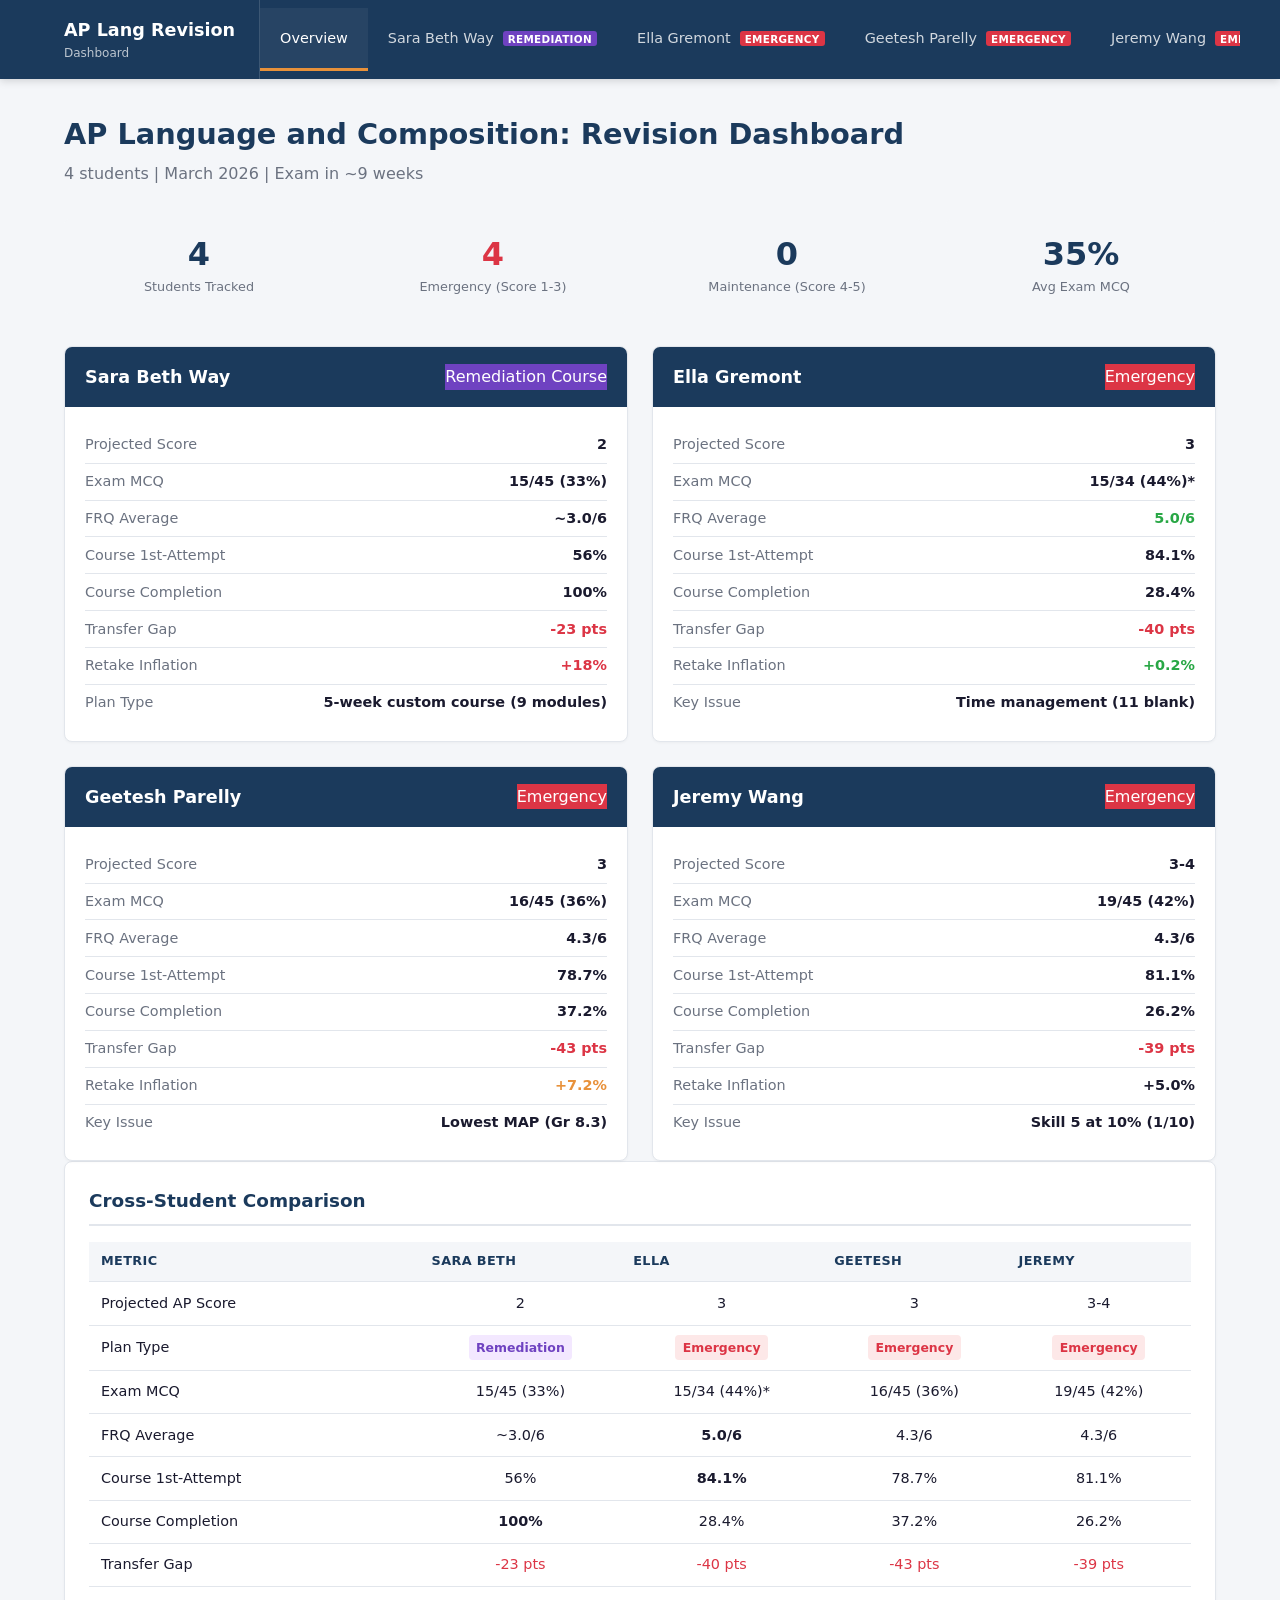
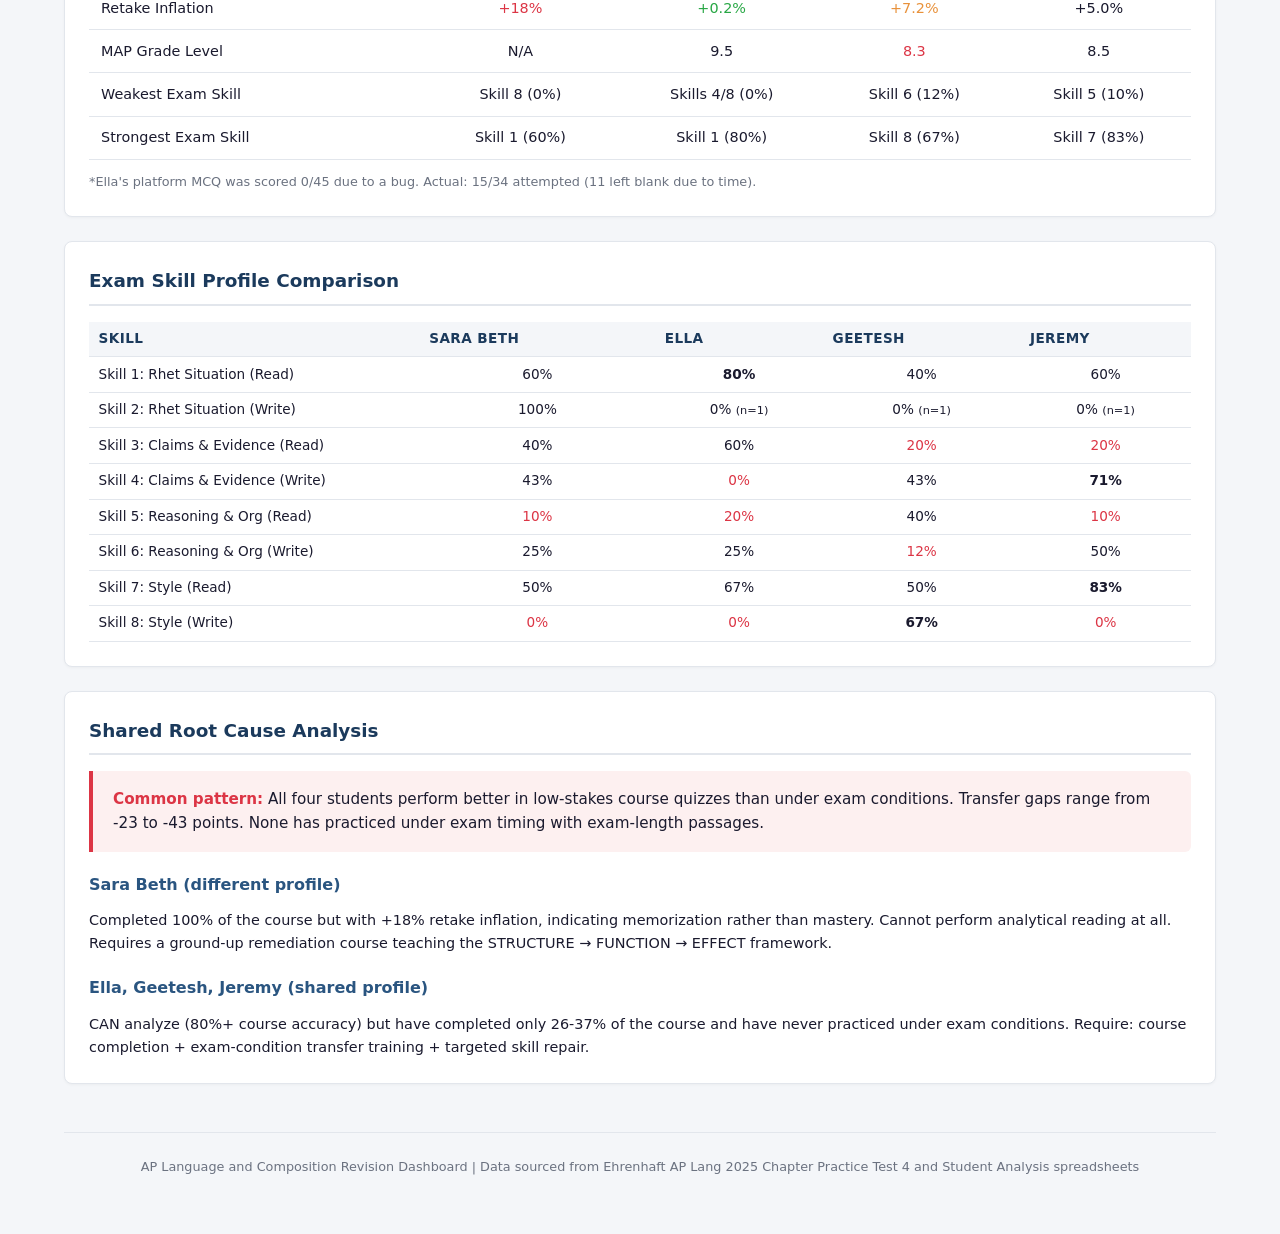
<file: index.html>
<!DOCTYPE html>
<html lang="en">
<head>
  <meta charset="UTF-8">
  <meta name="viewport" content="width=device-width, initial-scale=1.0">
  <title>AP Lang Revision Dashboard</title>
  <link rel="stylesheet" href="styles.css">
</head>
<body>

<nav class="topnav">
  <div class="topnav-inner">
    <div class="topnav-brand">AP Lang Revision<small>Dashboard</small></div>
    <ul class="topnav-links">
      <li><a href="index.html" class="active">Overview</a></li>
      <li><a href="sara-beth.html">Sara Beth Way <span class="badge badge-remediation">Remediation</span></a></li>
      <li><a href="ella.html">Ella Gremont <span class="badge badge-emergency">Emergency</span></a></li>
      <li><a href="geetesh.html">Geetesh Parelly <span class="badge badge-emergency">Emergency</span></a></li>
      <li><a href="jeremy.html">Jeremy Wang <span class="badge badge-emergency">Emergency</span></a></li>
      <li><a href="mental-models.html">Mental Models <span class="badge badge-remediation">Course</span></a></li>
    </ul>
  </div>
</nav>

<div class="main">

  <div class="page-header">
    <h1>AP Language and Composition: Revision Dashboard</h1>
    <p class="subtitle">4 students | March 2026 | Exam in ~9 weeks</p>
  </div>

  <!-- Summary Stats -->
  <div class="grid-4" style="margin-bottom: 2rem;">
    <div class="stat-box">
      <div class="stat-number">4</div>
      <div class="stat-desc">Students Tracked</div>
    </div>
    <div class="stat-box">
      <div class="stat-number" style="color: var(--emergency);">4</div>
      <div class="stat-desc">Emergency (Score 1-3)</div>
    </div>
    <div class="stat-box">
      <div class="stat-number">0</div>
      <div class="stat-desc">Maintenance (Score 4-5)</div>
    </div>
    <div class="stat-box">
      <div class="stat-number">35%</div>
      <div class="stat-desc">Avg Exam MCQ</div>
    </div>
  </div>

  <!-- Student Cards -->
  <div class="grid-2">

    <a href="sara-beth.html" class="student-card">
      <div class="student-card-header">
        <h3>Sara Beth Way</h3>
        <span class="badge badge-remediation">Remediation Course</span>
      </div>
      <div class="student-card-body">
        <div class="stat-row"><span class="stat-label">Projected Score</span><span class="stat-value">2</span></div>
        <div class="stat-row"><span class="stat-label">Exam MCQ</span><span class="stat-value">15/45 (33%)</span></div>
        <div class="stat-row"><span class="stat-label">FRQ Average</span><span class="stat-value">~3.0/6</span></div>
        <div class="stat-row"><span class="stat-label">Course 1st-Attempt</span><span class="stat-value">56%</span></div>
        <div class="stat-row"><span class="stat-label">Course Completion</span><span class="stat-value">100%</span></div>
        <div class="stat-row"><span class="stat-label">Transfer Gap</span><span class="stat-value" style="color:var(--critical)">-23 pts</span></div>
        <div class="stat-row"><span class="stat-label">Retake Inflation</span><span class="stat-value" style="color:var(--critical)">+18%</span></div>
        <div class="stat-row"><span class="stat-label">Plan Type</span><span class="stat-value">5-week custom course (9 modules)</span></div>
      </div>
    </a>

    <a href="ella.html" class="student-card">
      <div class="student-card-header">
        <h3>Ella Gremont</h3>
        <span class="badge badge-emergency">Emergency</span>
      </div>
      <div class="student-card-body">
        <div class="stat-row"><span class="stat-label">Projected Score</span><span class="stat-value">3</span></div>
        <div class="stat-row"><span class="stat-label">Exam MCQ</span><span class="stat-value">15/34 (44%)*</span></div>
        <div class="stat-row"><span class="stat-label">FRQ Average</span><span class="stat-value" style="color:var(--strong)">5.0/6</span></div>
        <div class="stat-row"><span class="stat-label">Course 1st-Attempt</span><span class="stat-value">84.1%</span></div>
        <div class="stat-row"><span class="stat-label">Course Completion</span><span class="stat-value">28.4%</span></div>
        <div class="stat-row"><span class="stat-label">Transfer Gap</span><span class="stat-value" style="color:var(--critical)">-40 pts</span></div>
        <div class="stat-row"><span class="stat-label">Retake Inflation</span><span class="stat-value" style="color:var(--strong)">+0.2%</span></div>
        <div class="stat-row"><span class="stat-label">Key Issue</span><span class="stat-value">Time management (11 blank)</span></div>
      </div>
    </a>

    <a href="geetesh.html" class="student-card">
      <div class="student-card-header">
        <h3>Geetesh Parelly</h3>
        <span class="badge badge-emergency">Emergency</span>
      </div>
      <div class="student-card-body">
        <div class="stat-row"><span class="stat-label">Projected Score</span><span class="stat-value">3</span></div>
        <div class="stat-row"><span class="stat-label">Exam MCQ</span><span class="stat-value">16/45 (36%)</span></div>
        <div class="stat-row"><span class="stat-label">FRQ Average</span><span class="stat-value">4.3/6</span></div>
        <div class="stat-row"><span class="stat-label">Course 1st-Attempt</span><span class="stat-value">78.7%</span></div>
        <div class="stat-row"><span class="stat-label">Course Completion</span><span class="stat-value">37.2%</span></div>
        <div class="stat-row"><span class="stat-label">Transfer Gap</span><span class="stat-value" style="color:var(--critical)">-43 pts</span></div>
        <div class="stat-row"><span class="stat-label">Retake Inflation</span><span class="stat-value" style="color:var(--weak)">+7.2%</span></div>
        <div class="stat-row"><span class="stat-label">Key Issue</span><span class="stat-value">Lowest MAP (Gr 8.3)</span></div>
      </div>
    </a>

    <a href="jeremy.html" class="student-card">
      <div class="student-card-header">
        <h3>Jeremy Wang</h3>
        <span class="badge badge-emergency">Emergency</span>
      </div>
      <div class="student-card-body">
        <div class="stat-row"><span class="stat-label">Projected Score</span><span class="stat-value">3-4</span></div>
        <div class="stat-row"><span class="stat-label">Exam MCQ</span><span class="stat-value">19/45 (42%)</span></div>
        <div class="stat-row"><span class="stat-label">FRQ Average</span><span class="stat-value">4.3/6</span></div>
        <div class="stat-row"><span class="stat-label">Course 1st-Attempt</span><span class="stat-value">81.1%</span></div>
        <div class="stat-row"><span class="stat-label">Course Completion</span><span class="stat-value">26.2%</span></div>
        <div class="stat-row"><span class="stat-label">Transfer Gap</span><span class="stat-value" style="color:var(--critical)">-39 pts</span></div>
        <div class="stat-row"><span class="stat-label">Retake Inflation</span><span class="stat-value">+5.0%</span></div>
        <div class="stat-row"><span class="stat-label">Key Issue</span><span class="stat-value">Skill 5 at 10% (1/10)</span></div>
      </div>
    </a>

  </div>

  <!-- Comparison Table -->
  <div class="card">
    <h2>Cross-Student Comparison</h2>
    <table class="comparison-table">
      <thead>
        <tr>
          <th>Metric</th>
          <th>Sara Beth</th>
          <th>Ella</th>
          <th>Geetesh</th>
          <th>Jeremy</th>
        </tr>
      </thead>
      <tbody>
        <tr>
          <td>Projected AP Score</td>
          <td>2</td>
          <td>3</td>
          <td>3</td>
          <td>3-4</td>
        </tr>
        <tr>
          <td>Plan Type</td>
          <td><span class="tag" style="background:#f3e8ff;color:#6f42c1;">Remediation</span></td>
          <td><span class="tag tag-critical">Emergency</span></td>
          <td><span class="tag tag-critical">Emergency</span></td>
          <td><span class="tag tag-critical">Emergency</span></td>
        </tr>
        <tr>
          <td>Exam MCQ</td>
          <td>15/45 (33%)</td>
          <td>15/34 (44%)*</td>
          <td>16/45 (36%)</td>
          <td>19/45 (42%)</td>
        </tr>
        <tr>
          <td>FRQ Average</td>
          <td>~3.0/6</td>
          <td><strong>5.0/6</strong></td>
          <td>4.3/6</td>
          <td>4.3/6</td>
        </tr>
        <tr>
          <td>Course 1st-Attempt</td>
          <td>56%</td>
          <td><strong>84.1%</strong></td>
          <td>78.7%</td>
          <td>81.1%</td>
        </tr>
        <tr>
          <td>Course Completion</td>
          <td><strong>100%</strong></td>
          <td>28.4%</td>
          <td>37.2%</td>
          <td>26.2%</td>
        </tr>
        <tr>
          <td>Transfer Gap</td>
          <td style="color:var(--critical)">-23 pts</td>
          <td style="color:var(--critical)">-40 pts</td>
          <td style="color:var(--critical)">-43 pts</td>
          <td style="color:var(--critical)">-39 pts</td>
        </tr>
        <tr>
          <td>Retake Inflation</td>
          <td style="color:var(--critical)">+18%</td>
          <td style="color:var(--strong)">+0.2%</td>
          <td style="color:var(--weak)">+7.2%</td>
          <td>+5.0%</td>
        </tr>
        <tr>
          <td>MAP Grade Level</td>
          <td>N/A</td>
          <td>9.5</td>
          <td style="color:var(--critical)">8.3</td>
          <td>8.5</td>
        </tr>
        <tr>
          <td>Weakest Exam Skill</td>
          <td>Skill 8 (0%)</td>
          <td>Skills 4/8 (0%)</td>
          <td>Skill 6 (12%)</td>
          <td>Skill 5 (10%)</td>
        </tr>
        <tr>
          <td>Strongest Exam Skill</td>
          <td>Skill 1 (60%)</td>
          <td>Skill 1 (80%)</td>
          <td>Skill 8 (67%)</td>
          <td>Skill 7 (83%)</td>
        </tr>
      </tbody>
    </table>
    <p style="font-size:0.8rem; color:var(--text-muted); margin-top:0.75rem;">
      *Ella's platform MCQ was scored 0/45 due to a bug. Actual: 15/34 attempted (11 left blank due to time).
    </p>
  </div>

  <!-- Skill-by-Skill Comparison -->
  <div class="card">
    <h2>Exam Skill Profile Comparison</h2>
    <table class="comparison-table table-sm">
      <thead>
        <tr>
          <th>Skill</th>
          <th>Sara Beth</th>
          <th>Ella</th>
          <th>Geetesh</th>
          <th>Jeremy</th>
        </tr>
      </thead>
      <tbody>
        <tr>
          <td>Skill 1: Rhet Situation (Read)</td>
          <td>60%</td>
          <td><strong>80%</strong></td>
          <td>40%</td>
          <td>60%</td>
        </tr>
        <tr>
          <td>Skill 2: Rhet Situation (Write)</td>
          <td>100%</td>
          <td>0% <small>(n=1)</small></td>
          <td>0% <small>(n=1)</small></td>
          <td>0% <small>(n=1)</small></td>
        </tr>
        <tr>
          <td>Skill 3: Claims & Evidence (Read)</td>
          <td>40%</td>
          <td>60%</td>
          <td style="color:var(--critical)">20%</td>
          <td style="color:var(--critical)">20%</td>
        </tr>
        <tr>
          <td>Skill 4: Claims & Evidence (Write)</td>
          <td>43%</td>
          <td style="color:var(--critical)">0%</td>
          <td>43%</td>
          <td><strong>71%</strong></td>
        </tr>
        <tr>
          <td>Skill 5: Reasoning & Org (Read)</td>
          <td style="color:var(--critical)">10%</td>
          <td style="color:var(--critical)">20%</td>
          <td>40%</td>
          <td style="color:var(--critical)">10%</td>
        </tr>
        <tr>
          <td>Skill 6: Reasoning & Org (Write)</td>
          <td>25%</td>
          <td>25%</td>
          <td style="color:var(--critical)">12%</td>
          <td>50%</td>
        </tr>
        <tr>
          <td>Skill 7: Style (Read)</td>
          <td>50%</td>
          <td>67%</td>
          <td>50%</td>
          <td><strong>83%</strong></td>
        </tr>
        <tr>
          <td>Skill 8: Style (Write)</td>
          <td style="color:var(--critical)">0%</td>
          <td style="color:var(--critical)">0%</td>
          <td><strong>67%</strong></td>
          <td style="color:var(--critical)">0%</td>
        </tr>
      </tbody>
    </table>
  </div>

  <!-- Shared Root Cause -->
  <div class="card">
    <h2>Shared Root Cause Analysis</h2>
    <div class="root-cause">
      <strong>Common pattern:</strong> All four students perform better in low-stakes course quizzes than under exam conditions.
      Transfer gaps range from -23 to -43 points. None has practiced under exam timing with exam-length passages.
    </div>
    <h3>Sara Beth (different profile)</h3>
    <p style="font-size:0.9rem; margin-bottom:1rem;">Completed 100% of the course but with +18% retake inflation, indicating memorization rather than mastery. Cannot perform analytical reading at all. Requires a ground-up remediation course teaching the STRUCTURE &rarr; FUNCTION &rarr; EFFECT framework.</p>
    <h3>Ella, Geetesh, Jeremy (shared profile)</h3>
    <p style="font-size:0.9rem;">CAN analyze (80%+ course accuracy) but have completed only 26-37% of the course and have never practiced under exam conditions. Require: course completion + exam-condition transfer training + targeted skill repair.</p>
  </div>

  <div class="footer">
    AP Language and Composition Revision Dashboard | Data sourced from Ehrenhaft AP Lang 2025 Chapter Practice Test 4 and Student Analysis spreadsheets
  </div>

</div>

</body>
</html>
</file>
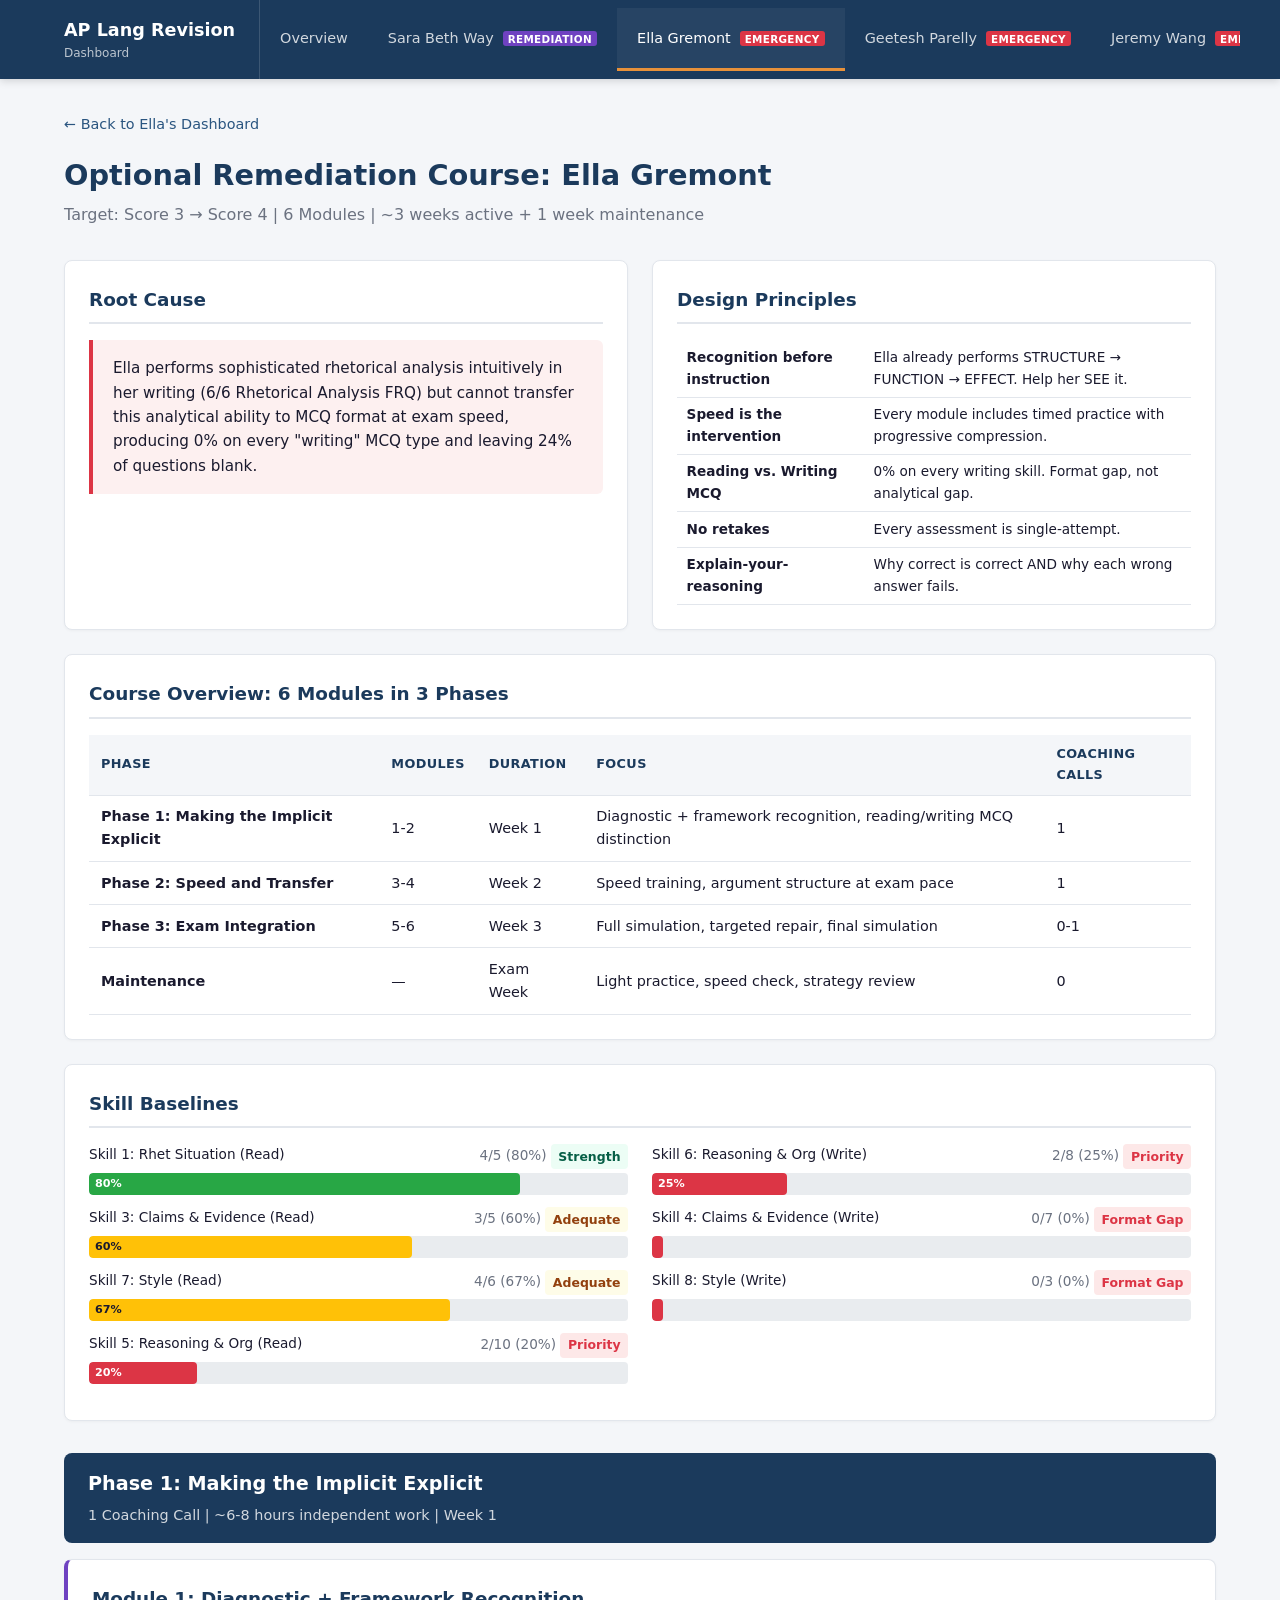
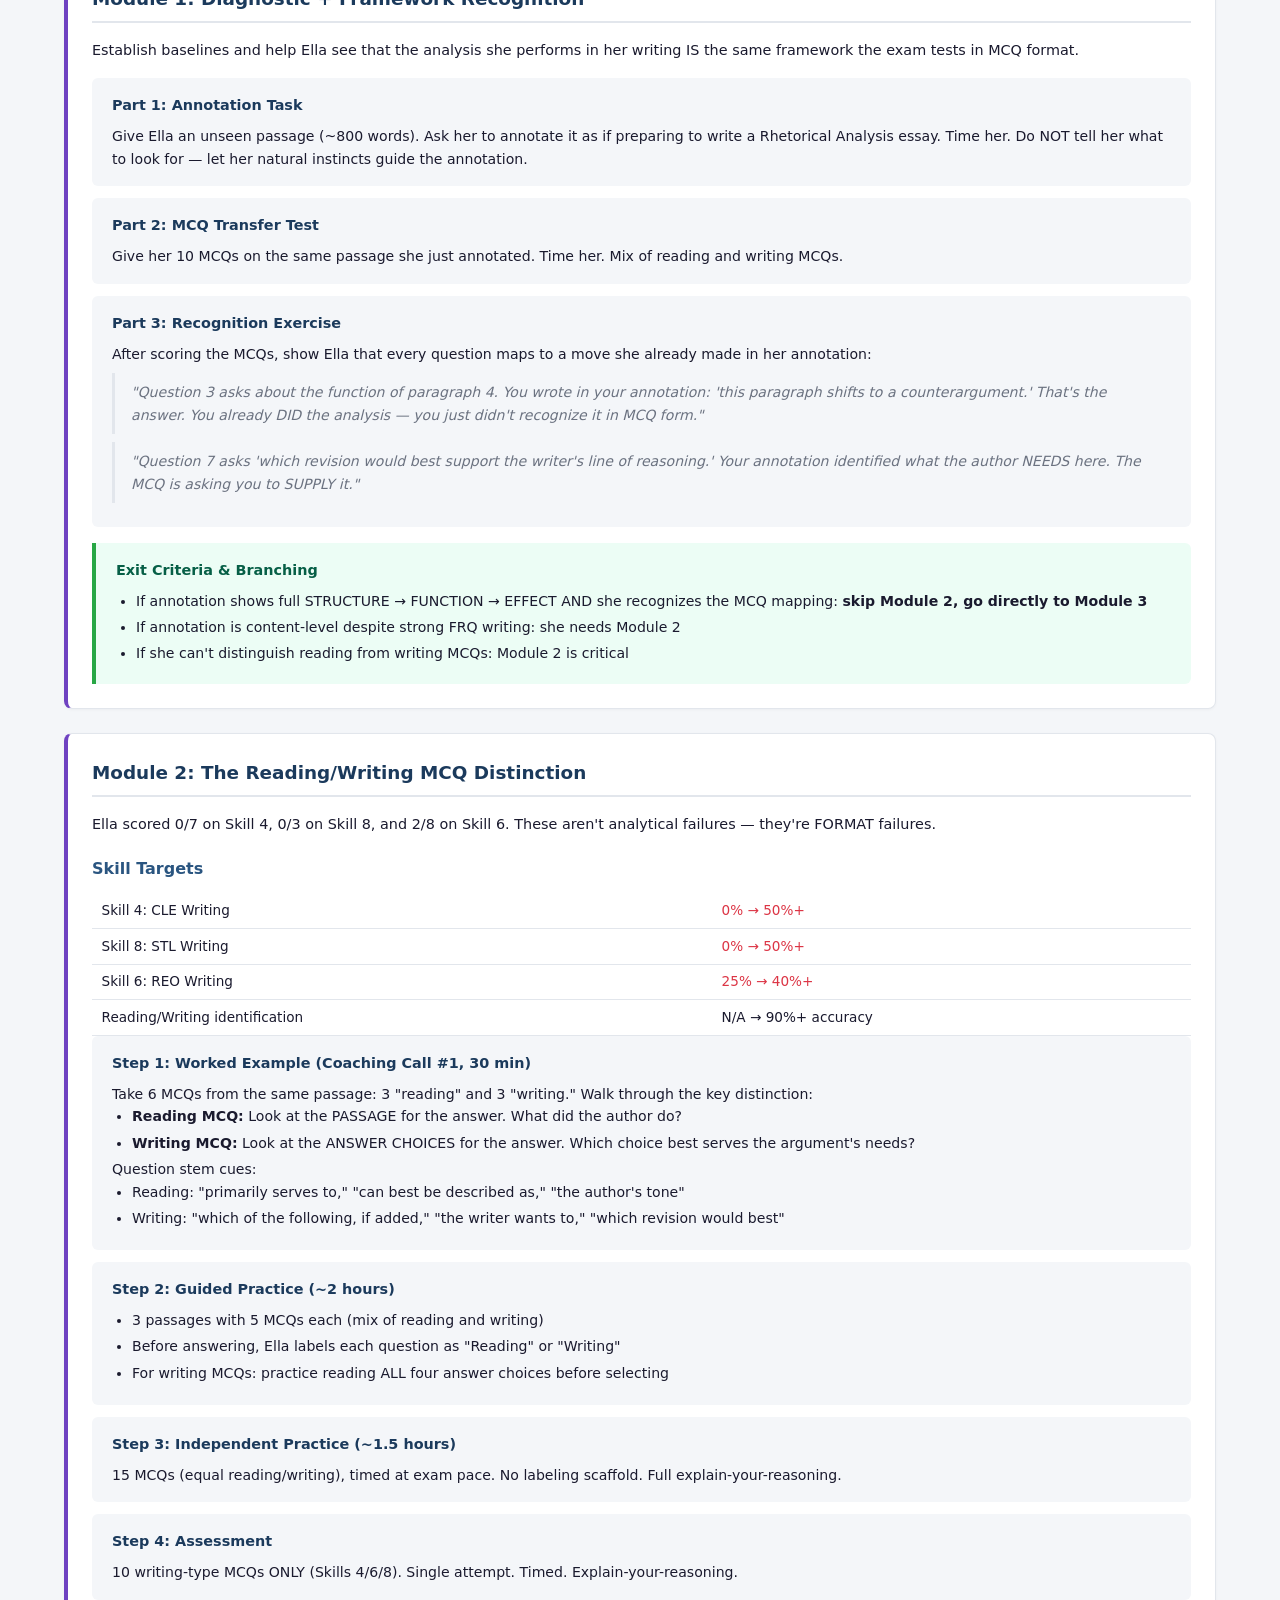
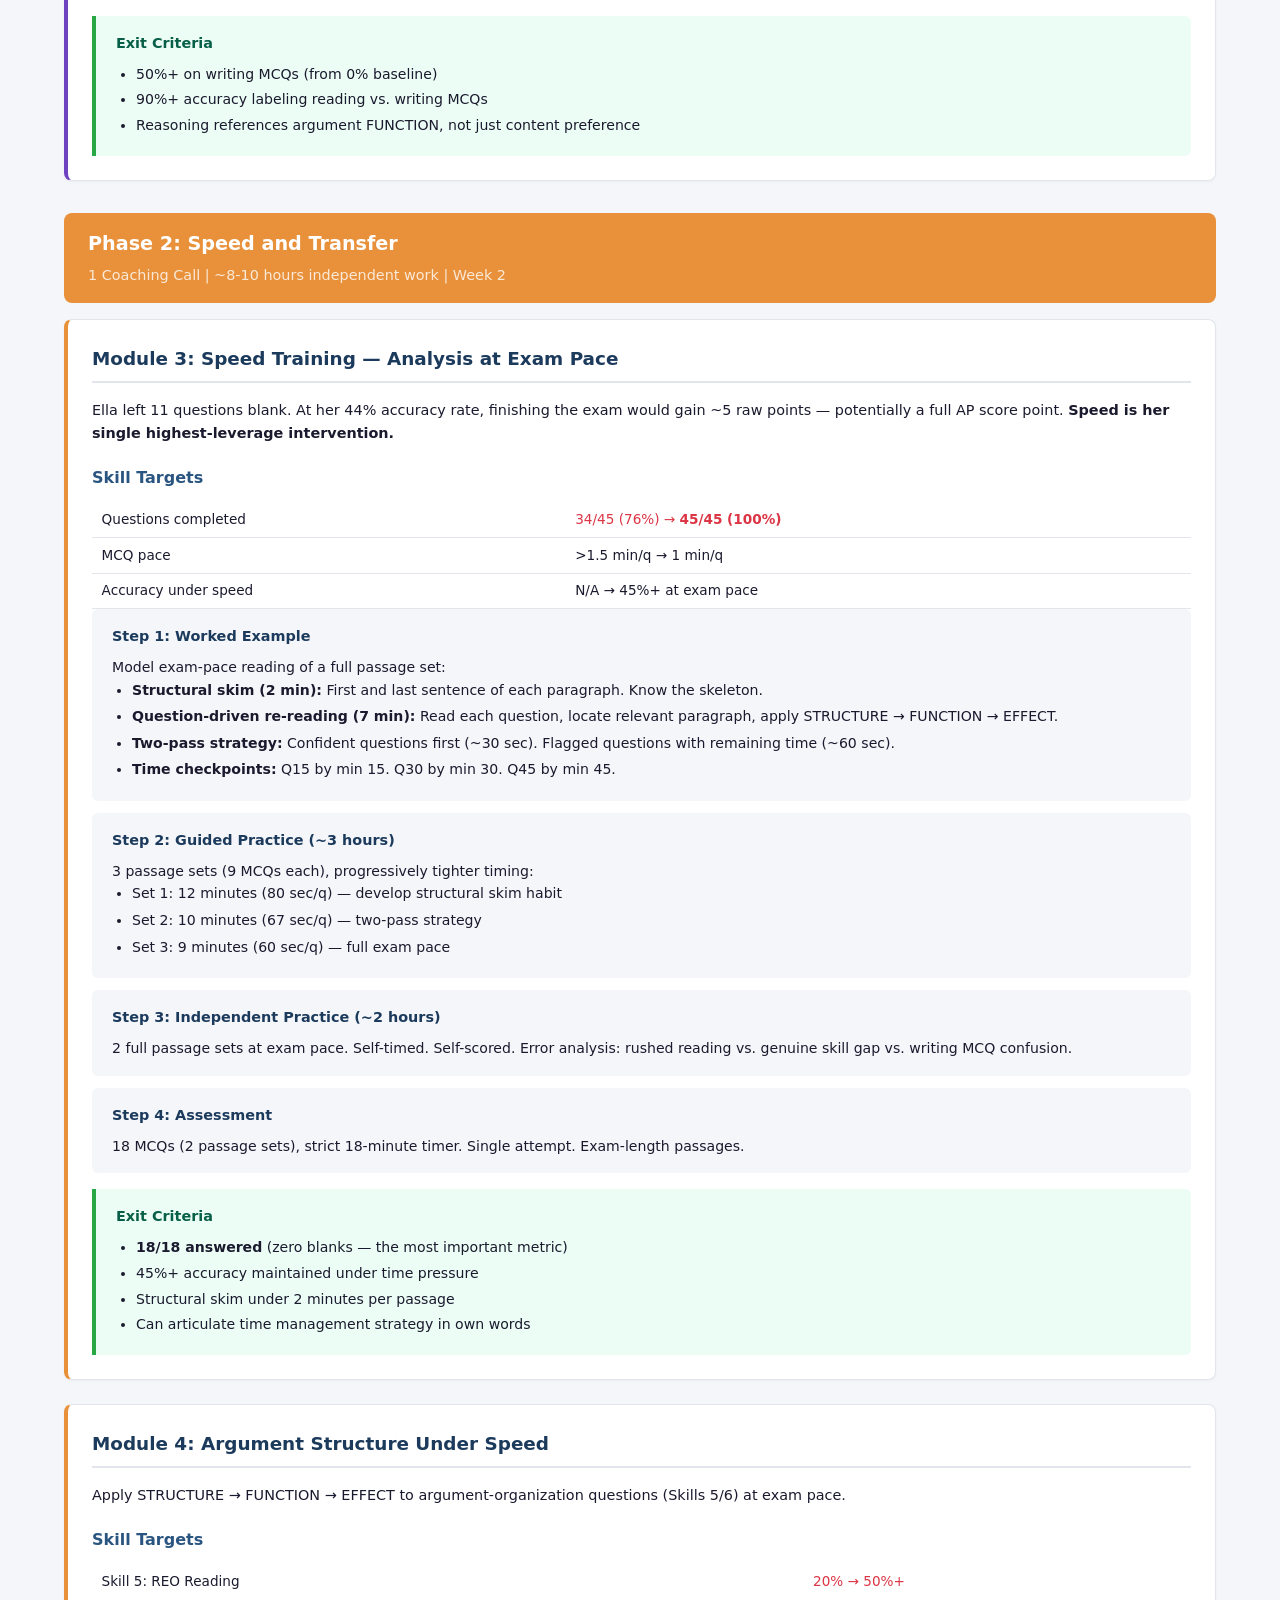
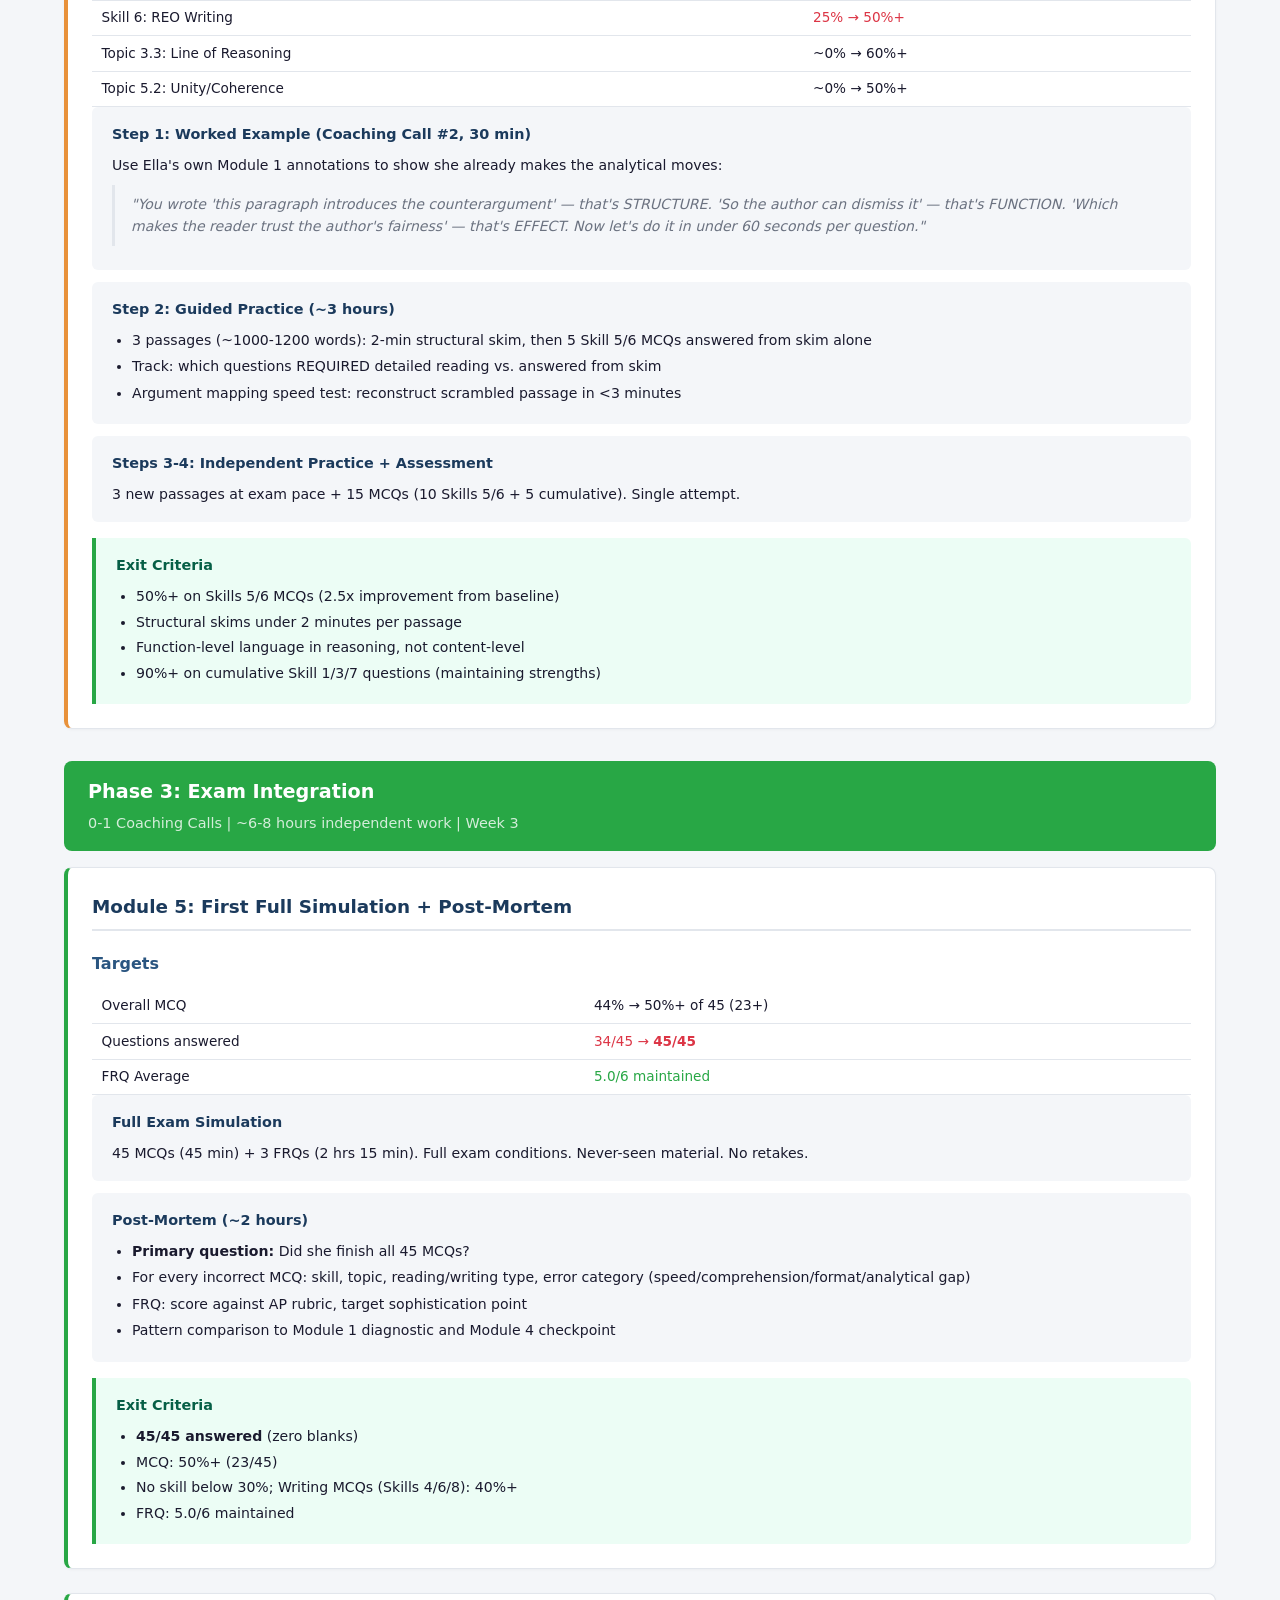
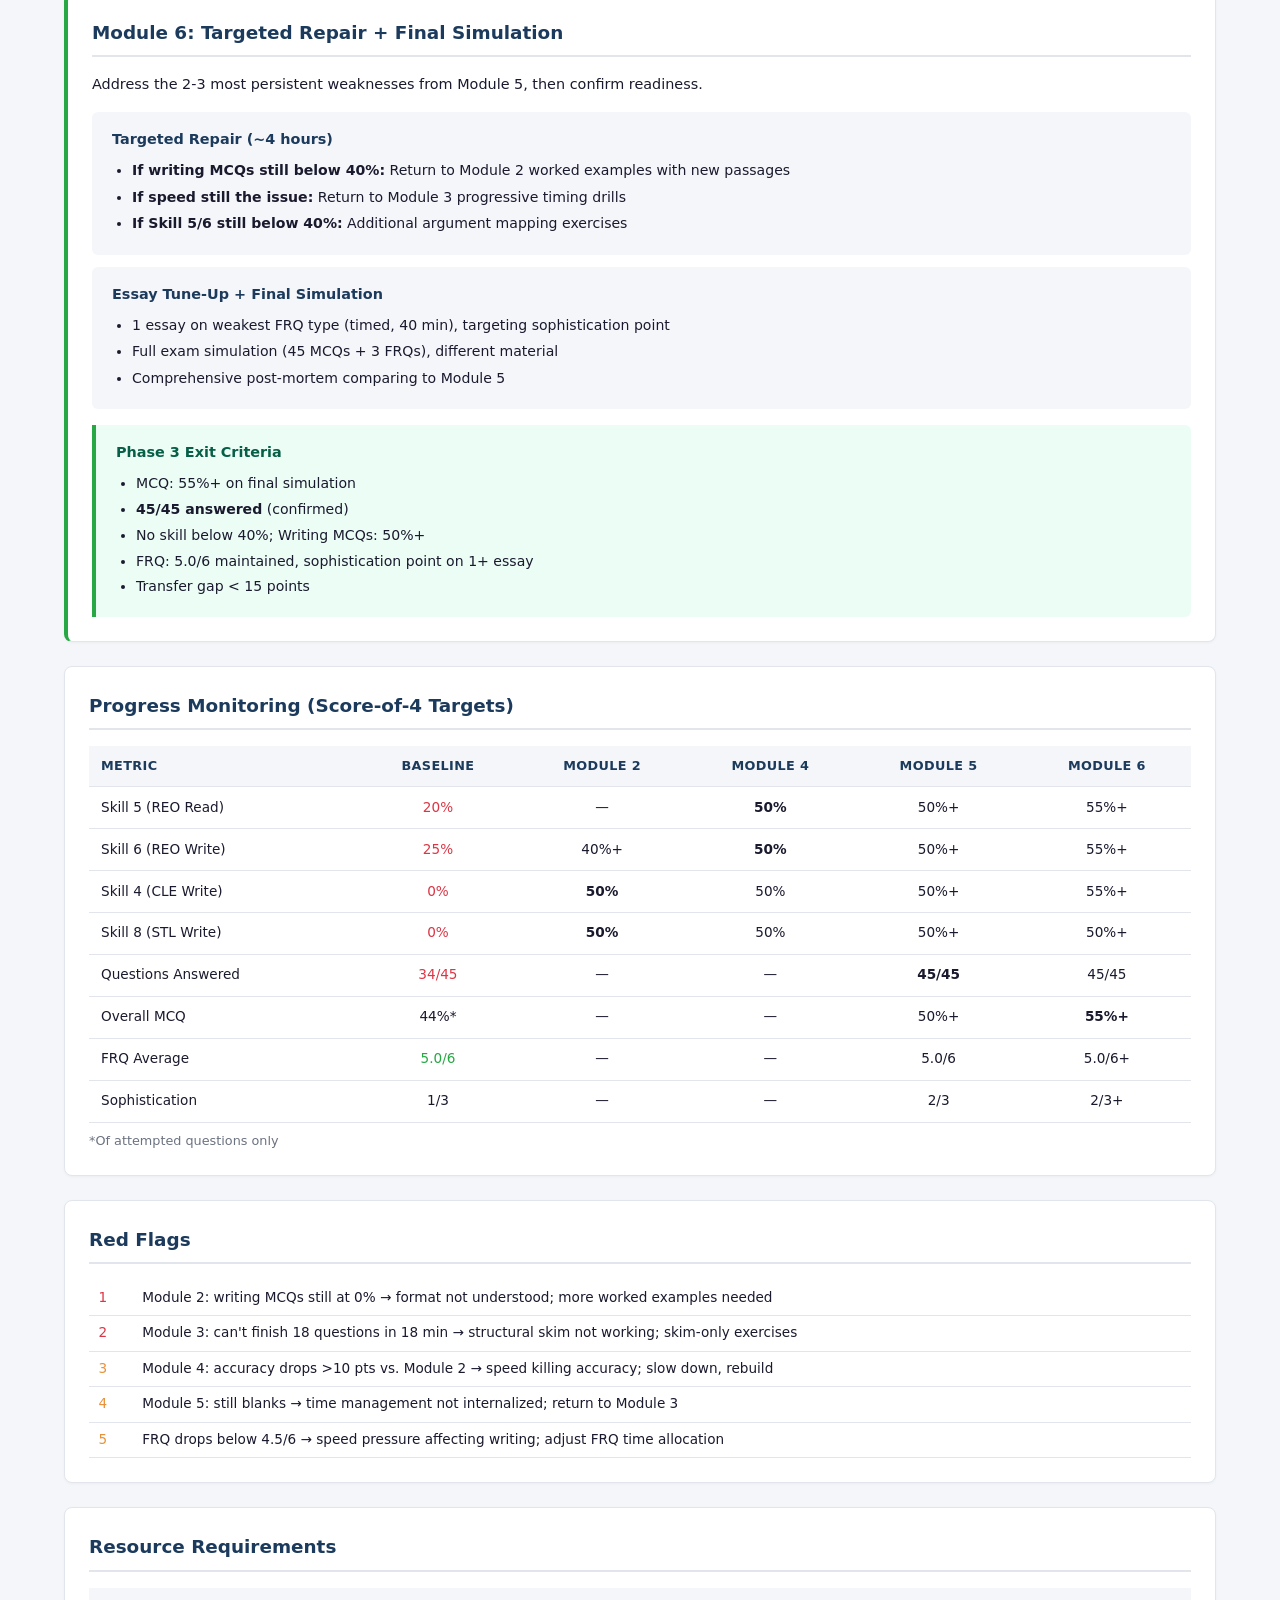
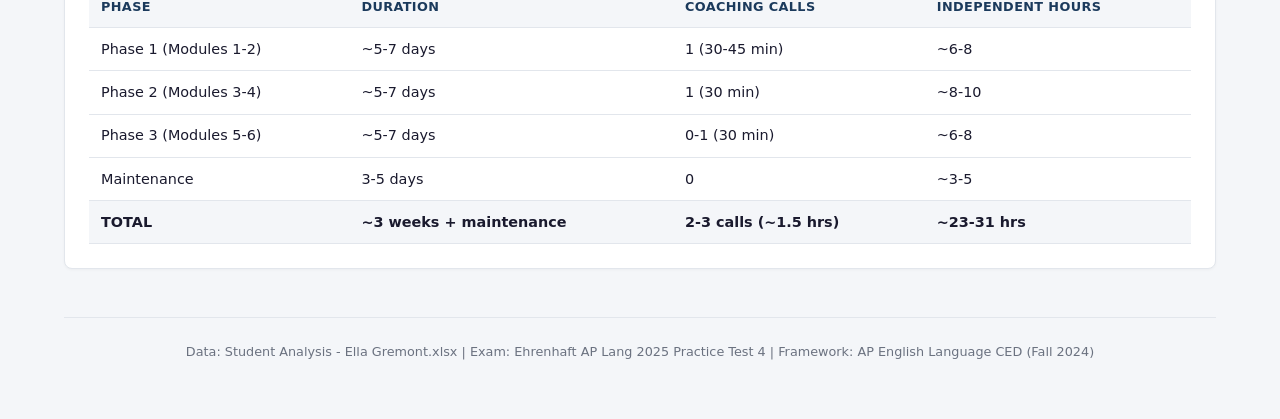
<file: ella-remediation.html>
<!DOCTYPE html>
<html lang="en">
<head>
  <meta charset="UTF-8">
  <meta name="viewport" content="width=device-width, initial-scale=1.0">
  <title>Ella Gremont - Optional Remediation Course</title>
  <link rel="stylesheet" href="styles.css">
  <style>
    .module-card { border-left: 4px solid var(--navy-light); margin-bottom: 1.5rem; }
    .module-card.phase-1 { border-left-color: #6f42c1; }
    .module-card.phase-2 { border-left-color: var(--accent); }
    .module-card.phase-3 { border-left-color: var(--strong); }
    .phase-header { background: var(--navy); color: white; padding: 1rem 1.5rem; border-radius: 8px; margin: 2rem 0 1rem; }
    .phase-header h2 { color: white; border: none; margin: 0; padding: 0; font-size: 1.2rem; }
    .phase-header p { color: rgba(255,255,255,0.8); margin: 0.25rem 0 0; font-size: 0.9rem; }
    .step-block { background: var(--bg); border-radius: 6px; padding: 1rem 1.25rem; margin-bottom: 0.75rem; }
    .step-block h4 { color: var(--navy); margin-bottom: 0.5rem; font-size: 0.9rem; }
    .step-block p, .step-block ul { font-size: 0.88rem; }
    .step-block ul { margin-left: 1.25rem; }
    .step-block li { margin-bottom: 0.25rem; }
    .back-link { display: inline-block; margin-bottom: 1rem; color: var(--navy-light); text-decoration: none; font-size: 0.9rem; }
    .back-link:hover { color: var(--navy); text-decoration: underline; }
    .exit-criteria { background: #ecfdf5; border-left: 4px solid var(--strong); padding: 1rem 1.25rem; border-radius: 0 6px 6px 0; margin-top: 1rem; }
    .exit-criteria h4 { color: #065f46; margin-bottom: 0.5rem; font-size: 0.9rem; }
    .exit-criteria ul { margin-left: 1.25rem; font-size: 0.88rem; }
    .exit-criteria li { margin-bottom: 0.2rem; }
    blockquote { border-left: 3px solid var(--border); padding: 0.5rem 1rem; margin: 0.5rem 0; font-style: italic; color: var(--text-muted); font-size: 0.88rem; }
  </style>
</head>
<body>

<nav class="topnav">
  <div class="topnav-inner">
    <div class="topnav-brand">AP Lang Revision<small>Dashboard</small></div>
    <ul class="topnav-links">
      <li><a href="index.html">Overview</a></li>
      <li><a href="sara-beth.html">Sara Beth Way <span class="badge badge-remediation">Remediation</span></a></li>
      <li><a href="ella.html" class="active">Ella Gremont <span class="badge badge-emergency">Emergency</span></a></li>
      <li><a href="geetesh.html">Geetesh Parelly <span class="badge badge-emergency">Emergency</span></a></li>
      <li><a href="jeremy.html">Jeremy Wang <span class="badge badge-emergency">Emergency</span></a></li>
      <li><a href="mental-models.html">Mental Models <span class="badge badge-remediation">Course</span></a></li>
    </ul>
  </div>
</nav>

<div class="main">

  <a href="ella.html" class="back-link">&larr; Back to Ella's Dashboard</a>

  <div class="page-header">
    <h1>Optional Remediation Course: Ella Gremont</h1>
    <p class="subtitle">Target: Score 3 &rarr; Score 4 | 6 Modules | ~3 weeks active + 1 week maintenance</p>
  </div>

  <!-- Root Cause + Framework -->
  <div class="grid-2">
    <div class="card">
      <h2>Root Cause</h2>
      <div class="root-cause">
        Ella performs sophisticated rhetorical analysis intuitively in her writing (6/6 Rhetorical Analysis FRQ) but cannot transfer this analytical ability to MCQ format at exam speed, producing 0% on every "writing" MCQ type and leaving 24% of questions blank.
      </div>
    </div>
    <div class="card">
      <h2>Design Principles</h2>
      <table class="table-sm">
        <tr><td><strong>Recognition before instruction</strong></td><td>Ella already performs STRUCTURE &rarr; FUNCTION &rarr; EFFECT. Help her SEE it.</td></tr>
        <tr><td><strong>Speed is the intervention</strong></td><td>Every module includes timed practice with progressive compression.</td></tr>
        <tr><td><strong>Reading vs. Writing MCQ</strong></td><td>0% on every writing skill. Format gap, not analytical gap.</td></tr>
        <tr><td><strong>No retakes</strong></td><td>Every assessment is single-attempt.</td></tr>
        <tr><td><strong>Explain-your-reasoning</strong></td><td>Why correct is correct AND why each wrong answer fails.</td></tr>
      </table>
    </div>
  </div>

  <!-- Course Overview -->
  <div class="card">
    <h2>Course Overview: 6 Modules in 3 Phases</h2>
    <table>
      <thead><tr><th>Phase</th><th>Modules</th><th>Duration</th><th>Focus</th><th>Coaching Calls</th></tr></thead>
      <tbody>
        <tr><td><strong>Phase 1: Making the Implicit Explicit</strong></td><td>1-2</td><td>Week 1</td><td>Diagnostic + framework recognition, reading/writing MCQ distinction</td><td>1</td></tr>
        <tr><td><strong>Phase 2: Speed and Transfer</strong></td><td>3-4</td><td>Week 2</td><td>Speed training, argument structure at exam pace</td><td>1</td></tr>
        <tr><td><strong>Phase 3: Exam Integration</strong></td><td>5-6</td><td>Week 3</td><td>Full simulation, targeted repair, final simulation</td><td>0-1</td></tr>
        <tr><td><strong>Maintenance</strong></td><td>&mdash;</td><td>Exam Week</td><td>Light practice, speed check, strategy review</td><td>0</td></tr>
      </tbody>
    </table>
  </div>

  <!-- Skill Baselines -->
  <div class="card">
    <h2>Skill Baselines</h2>
    <div class="grid-2">
      <div>
        <div class="skill-bar-group">
          <div class="skill-bar-label"><span class="skill-name">Skill 1: Rhet Situation (Read)</span><span class="skill-score">4/5 (80%) <span class="tag tag-strong">Strength</span></span></div>
          <div class="skill-bar-track"><div class="skill-bar-fill bar-strong" style="width:80%">80%</div></div>
        </div>
        <div class="skill-bar-group">
          <div class="skill-bar-label"><span class="skill-name">Skill 3: Claims &amp; Evidence (Read)</span><span class="skill-score">3/5 (60%) <span class="tag tag-adequate">Adequate</span></span></div>
          <div class="skill-bar-track"><div class="skill-bar-fill bar-adequate" style="width:60%">60%</div></div>
        </div>
        <div class="skill-bar-group">
          <div class="skill-bar-label"><span class="skill-name">Skill 7: Style (Read)</span><span class="skill-score">4/6 (67%) <span class="tag tag-adequate">Adequate</span></span></div>
          <div class="skill-bar-track"><div class="skill-bar-fill bar-adequate" style="width:67%">67%</div></div>
        </div>
        <div class="skill-bar-group">
          <div class="skill-bar-label"><span class="skill-name">Skill 5: Reasoning &amp; Org (Read)</span><span class="skill-score">2/10 (20%) <span class="tag tag-critical">Priority</span></span></div>
          <div class="skill-bar-track"><div class="skill-bar-fill bar-critical" style="width:20%">20%</div></div>
        </div>
      </div>
      <div>
        <div class="skill-bar-group">
          <div class="skill-bar-label"><span class="skill-name">Skill 6: Reasoning &amp; Org (Write)</span><span class="skill-score">2/8 (25%) <span class="tag tag-critical">Priority</span></span></div>
          <div class="skill-bar-track"><div class="skill-bar-fill bar-critical" style="width:25%">25%</div></div>
        </div>
        <div class="skill-bar-group">
          <div class="skill-bar-label"><span class="skill-name">Skill 4: Claims &amp; Evidence (Write)</span><span class="skill-score">0/7 (0%) <span class="tag tag-critical">Format Gap</span></span></div>
          <div class="skill-bar-track"><div class="skill-bar-fill bar-critical" style="width:2%"></div></div>
        </div>
        <div class="skill-bar-group">
          <div class="skill-bar-label"><span class="skill-name">Skill 8: Style (Write)</span><span class="skill-score">0/3 (0%) <span class="tag tag-critical">Format Gap</span></span></div>
          <div class="skill-bar-track"><div class="skill-bar-fill bar-critical" style="width:2%"></div></div>
        </div>
      </div>
    </div>
  </div>

  <!-- PHASE 1 -->
  <div class="phase-header phase-1">
    <h2>Phase 1: Making the Implicit Explicit</h2>
    <p>1 Coaching Call | ~6-8 hours independent work | Week 1</p>
  </div>

  <!-- Module 1 -->
  <div class="card module-card phase-1">
    <h2>Module 1: Diagnostic + Framework Recognition</h2>
    <p style="font-size:0.9rem;margin-bottom:1rem;">Establish baselines and help Ella see that the analysis she performs in her writing IS the same framework the exam tests in MCQ format.</p>

    <div class="step-block">
      <h4>Part 1: Annotation Task</h4>
      <p>Give Ella an unseen passage (~800 words). Ask her to annotate it as if preparing to write a Rhetorical Analysis essay. Time her. Do NOT tell her what to look for &mdash; let her natural instincts guide the annotation.</p>
    </div>
    <div class="step-block">
      <h4>Part 2: MCQ Transfer Test</h4>
      <p>Give her 10 MCQs on the same passage she just annotated. Time her. Mix of reading and writing MCQs.</p>
    </div>
    <div class="step-block">
      <h4>Part 3: Recognition Exercise</h4>
      <p>After scoring the MCQs, show Ella that every question maps to a move she already made in her annotation:</p>
      <blockquote>"Question 3 asks about the function of paragraph 4. You wrote in your annotation: 'this paragraph shifts to a counterargument.' That's the answer. You already DID the analysis &mdash; you just didn't recognize it in MCQ form."</blockquote>
      <blockquote>"Question 7 asks 'which revision would best support the writer's line of reasoning.' Your annotation identified what the author NEEDS here. The MCQ is asking you to SUPPLY it."</blockquote>
    </div>

    <div class="exit-criteria">
      <h4>Exit Criteria &amp; Branching</h4>
      <ul>
        <li>If annotation shows full STRUCTURE &rarr; FUNCTION &rarr; EFFECT AND she recognizes the MCQ mapping: <strong>skip Module 2, go directly to Module 3</strong></li>
        <li>If annotation is content-level despite strong FRQ writing: she needs Module 2</li>
        <li>If she can't distinguish reading from writing MCQs: Module 2 is critical</li>
      </ul>
    </div>
  </div>

  <!-- Module 2 -->
  <div class="card module-card phase-1">
    <h2>Module 2: The Reading/Writing MCQ Distinction</h2>
    <p style="font-size:0.9rem;margin-bottom:1rem;">Ella scored 0/7 on Skill 4, 0/3 on Skill 8, and 2/8 on Skill 6. These aren't analytical failures &mdash; they're FORMAT failures.</p>

    <h3>Skill Targets</h3>
    <table class="table-sm">
      <tr><td>Skill 4: CLE Writing</td><td style="color:var(--critical)">0% &rarr; 50%+</td></tr>
      <tr><td>Skill 8: STL Writing</td><td style="color:var(--critical)">0% &rarr; 50%+</td></tr>
      <tr><td>Skill 6: REO Writing</td><td style="color:var(--critical)">25% &rarr; 40%+</td></tr>
      <tr><td>Reading/Writing identification</td><td>N/A &rarr; 90%+ accuracy</td></tr>
    </table>

    <div class="step-block">
      <h4>Step 1: Worked Example (Coaching Call #1, 30 min)</h4>
      <p>Take 6 MCQs from the same passage: 3 "reading" and 3 "writing." Walk through the key distinction:</p>
      <ul>
        <li><strong>Reading MCQ:</strong> Look at the PASSAGE for the answer. What did the author do?</li>
        <li><strong>Writing MCQ:</strong> Look at the ANSWER CHOICES for the answer. Which choice best serves the argument's needs?</li>
      </ul>
      <p>Question stem cues:</p>
      <ul>
        <li>Reading: "primarily serves to," "can best be described as," "the author's tone"</li>
        <li>Writing: "which of the following, if added," "the writer wants to," "which revision would best"</li>
      </ul>
    </div>
    <div class="step-block">
      <h4>Step 2: Guided Practice (~2 hours)</h4>
      <ul>
        <li>3 passages with 5 MCQs each (mix of reading and writing)</li>
        <li>Before answering, Ella labels each question as "Reading" or "Writing"</li>
        <li>For writing MCQs: practice reading ALL four answer choices before selecting</li>
      </ul>
    </div>
    <div class="step-block">
      <h4>Step 3: Independent Practice (~1.5 hours)</h4>
      <p>15 MCQs (equal reading/writing), timed at exam pace. No labeling scaffold. Full explain-your-reasoning.</p>
    </div>
    <div class="step-block">
      <h4>Step 4: Assessment</h4>
      <p>10 writing-type MCQs ONLY (Skills 4/6/8). Single attempt. Timed. Explain-your-reasoning.</p>
    </div>

    <div class="exit-criteria">
      <h4>Exit Criteria</h4>
      <ul>
        <li>50%+ on writing MCQs (from 0% baseline)</li>
        <li>90%+ accuracy labeling reading vs. writing MCQs</li>
        <li>Reasoning references argument FUNCTION, not just content preference</li>
      </ul>
    </div>
  </div>

  <!-- PHASE 2 -->
  <div class="phase-header" style="background:var(--accent);">
    <h2>Phase 2: Speed and Transfer</h2>
    <p>1 Coaching Call | ~8-10 hours independent work | Week 2</p>
  </div>

  <!-- Module 3 -->
  <div class="card module-card phase-2">
    <h2>Module 3: Speed Training &mdash; Analysis at Exam Pace</h2>
    <p style="font-size:0.9rem;margin-bottom:1rem;">Ella left 11 questions blank. At her 44% accuracy rate, finishing the exam would gain ~5 raw points &mdash; potentially a full AP score point. <strong>Speed is her single highest-leverage intervention.</strong></p>

    <h3>Skill Targets</h3>
    <table class="table-sm">
      <tr><td>Questions completed</td><td style="color:var(--critical)">34/45 (76%) &rarr; <strong>45/45 (100%)</strong></td></tr>
      <tr><td>MCQ pace</td><td>&gt;1.5 min/q &rarr; 1 min/q</td></tr>
      <tr><td>Accuracy under speed</td><td>N/A &rarr; 45%+ at exam pace</td></tr>
    </table>

    <div class="step-block">
      <h4>Step 1: Worked Example</h4>
      <p>Model exam-pace reading of a full passage set:</p>
      <ul>
        <li><strong>Structural skim (2 min):</strong> First and last sentence of each paragraph. Know the skeleton.</li>
        <li><strong>Question-driven re-reading (7 min):</strong> Read each question, locate relevant paragraph, apply STRUCTURE &rarr; FUNCTION &rarr; EFFECT.</li>
        <li><strong>Two-pass strategy:</strong> Confident questions first (~30 sec). Flagged questions with remaining time (~60 sec).</li>
        <li><strong>Time checkpoints:</strong> Q15 by min 15. Q30 by min 30. Q45 by min 45.</li>
      </ul>
    </div>
    <div class="step-block">
      <h4>Step 2: Guided Practice (~3 hours)</h4>
      <p>3 passage sets (9 MCQs each), progressively tighter timing:</p>
      <ul>
        <li>Set 1: 12 minutes (80 sec/q) &mdash; develop structural skim habit</li>
        <li>Set 2: 10 minutes (67 sec/q) &mdash; two-pass strategy</li>
        <li>Set 3: 9 minutes (60 sec/q) &mdash; full exam pace</li>
      </ul>
    </div>
    <div class="step-block">
      <h4>Step 3: Independent Practice (~2 hours)</h4>
      <p>2 full passage sets at exam pace. Self-timed. Self-scored. Error analysis: rushed reading vs. genuine skill gap vs. writing MCQ confusion.</p>
    </div>
    <div class="step-block">
      <h4>Step 4: Assessment</h4>
      <p>18 MCQs (2 passage sets), strict 18-minute timer. Single attempt. Exam-length passages.</p>
    </div>

    <div class="exit-criteria">
      <h4>Exit Criteria</h4>
      <ul>
        <li><strong>18/18 answered</strong> (zero blanks &mdash; the most important metric)</li>
        <li>45%+ accuracy maintained under time pressure</li>
        <li>Structural skim under 2 minutes per passage</li>
        <li>Can articulate time management strategy in own words</li>
      </ul>
    </div>
  </div>

  <!-- Module 4 -->
  <div class="card module-card phase-2">
    <h2>Module 4: Argument Structure Under Speed</h2>
    <p style="font-size:0.9rem;margin-bottom:1rem;">Apply STRUCTURE &rarr; FUNCTION &rarr; EFFECT to argument-organization questions (Skills 5/6) at exam pace.</p>

    <h3>Skill Targets</h3>
    <table class="table-sm">
      <tr><td>Skill 5: REO Reading</td><td style="color:var(--critical)">20% &rarr; 50%+</td></tr>
      <tr><td>Skill 6: REO Writing</td><td style="color:var(--critical)">25% &rarr; 50%+</td></tr>
      <tr><td>Topic 3.3: Line of Reasoning</td><td>~0% &rarr; 60%+</td></tr>
      <tr><td>Topic 5.2: Unity/Coherence</td><td>~0% &rarr; 50%+</td></tr>
    </table>

    <div class="step-block">
      <h4>Step 1: Worked Example (Coaching Call #2, 30 min)</h4>
      <p>Use Ella's own Module 1 annotations to show she already makes the analytical moves:</p>
      <blockquote>"You wrote 'this paragraph introduces the counterargument' &mdash; that's STRUCTURE. 'So the author can dismiss it' &mdash; that's FUNCTION. 'Which makes the reader trust the author's fairness' &mdash; that's EFFECT. Now let's do it in under 60 seconds per question."</blockquote>
    </div>
    <div class="step-block">
      <h4>Step 2: Guided Practice (~3 hours)</h4>
      <ul>
        <li>3 passages (~1000-1200 words): 2-min structural skim, then 5 Skill 5/6 MCQs answered from skim alone</li>
        <li>Track: which questions REQUIRED detailed reading vs. answered from skim</li>
        <li>Argument mapping speed test: reconstruct scrambled passage in &lt;3 minutes</li>
      </ul>
    </div>
    <div class="step-block">
      <h4>Steps 3-4: Independent Practice + Assessment</h4>
      <p>3 new passages at exam pace + 15 MCQs (10 Skills 5/6 + 5 cumulative). Single attempt.</p>
    </div>

    <div class="exit-criteria">
      <h4>Exit Criteria</h4>
      <ul>
        <li>50%+ on Skills 5/6 MCQs (2.5x improvement from baseline)</li>
        <li>Structural skims under 2 minutes per passage</li>
        <li>Function-level language in reasoning, not content-level</li>
        <li>90%+ on cumulative Skill 1/3/7 questions (maintaining strengths)</li>
      </ul>
    </div>
  </div>

  <!-- PHASE 3 -->
  <div class="phase-header" style="background:var(--strong);">
    <h2>Phase 3: Exam Integration</h2>
    <p>0-1 Coaching Calls | ~6-8 hours independent work | Week 3</p>
  </div>

  <!-- Module 5 -->
  <div class="card module-card phase-3">
    <h2>Module 5: First Full Simulation + Post-Mortem</h2>

    <h3>Targets</h3>
    <table class="table-sm">
      <tr><td>Overall MCQ</td><td>44% &rarr; 50%+ of 45 (23+)</td></tr>
      <tr><td>Questions answered</td><td style="color:var(--critical)">34/45 &rarr; <strong>45/45</strong></td></tr>
      <tr><td>FRQ Average</td><td style="color:var(--strong)">5.0/6 maintained</td></tr>
    </table>

    <div class="step-block">
      <h4>Full Exam Simulation</h4>
      <p>45 MCQs (45 min) + 3 FRQs (2 hrs 15 min). Full exam conditions. Never-seen material. No retakes.</p>
    </div>
    <div class="step-block">
      <h4>Post-Mortem (~2 hours)</h4>
      <ul>
        <li><strong>Primary question:</strong> Did she finish all 45 MCQs?</li>
        <li>For every incorrect MCQ: skill, topic, reading/writing type, error category (speed/comprehension/format/analytical gap)</li>
        <li>FRQ: score against AP rubric, target sophistication point</li>
        <li>Pattern comparison to Module 1 diagnostic and Module 4 checkpoint</li>
      </ul>
    </div>

    <div class="exit-criteria">
      <h4>Exit Criteria</h4>
      <ul>
        <li><strong>45/45 answered</strong> (zero blanks)</li>
        <li>MCQ: 50%+ (23/45)</li>
        <li>No skill below 30%; Writing MCQs (Skills 4/6/8): 40%+</li>
        <li>FRQ: 5.0/6 maintained</li>
      </ul>
    </div>
  </div>

  <!-- Module 6 -->
  <div class="card module-card phase-3">
    <h2>Module 6: Targeted Repair + Final Simulation</h2>
    <p style="font-size:0.9rem;margin-bottom:1rem;">Address the 2-3 most persistent weaknesses from Module 5, then confirm readiness.</p>

    <div class="step-block">
      <h4>Targeted Repair (~4 hours)</h4>
      <ul>
        <li><strong>If writing MCQs still below 40%:</strong> Return to Module 2 worked examples with new passages</li>
        <li><strong>If speed still the issue:</strong> Return to Module 3 progressive timing drills</li>
        <li><strong>If Skill 5/6 still below 40%:</strong> Additional argument mapping exercises</li>
      </ul>
    </div>
    <div class="step-block">
      <h4>Essay Tune-Up + Final Simulation</h4>
      <ul>
        <li>1 essay on weakest FRQ type (timed, 40 min), targeting sophistication point</li>
        <li>Full exam simulation (45 MCQs + 3 FRQs), different material</li>
        <li>Comprehensive post-mortem comparing to Module 5</li>
      </ul>
    </div>

    <div class="exit-criteria">
      <h4>Phase 3 Exit Criteria</h4>
      <ul>
        <li>MCQ: 55%+ on final simulation</li>
        <li><strong>45/45 answered</strong> (confirmed)</li>
        <li>No skill below 40%; Writing MCQs: 50%+</li>
        <li>FRQ: 5.0/6 maintained, sophistication point on 1+ essay</li>
        <li>Transfer gap &lt; 15 points</li>
      </ul>
    </div>
  </div>

  <!-- Progress Monitoring -->
  <div class="card">
    <h2>Progress Monitoring (Score-of-4 Targets)</h2>
    <table class="trajectory-table">
      <thead><tr><th>Metric</th><th>Baseline</th><th>Module 2</th><th>Module 4</th><th>Module 5</th><th>Module 6</th></tr></thead>
      <tbody>
        <tr><td>Skill 5 (REO Read)</td><td style="color:var(--critical)">20%</td><td>&mdash;</td><td><strong>50%</strong></td><td>50%+</td><td>55%+</td></tr>
        <tr><td>Skill 6 (REO Write)</td><td style="color:var(--critical)">25%</td><td>40%+</td><td><strong>50%</strong></td><td>50%+</td><td>55%+</td></tr>
        <tr><td>Skill 4 (CLE Write)</td><td style="color:var(--critical)">0%</td><td><strong>50%</strong></td><td>50%</td><td>50%+</td><td>55%+</td></tr>
        <tr><td>Skill 8 (STL Write)</td><td style="color:var(--critical)">0%</td><td><strong>50%</strong></td><td>50%</td><td>50%+</td><td>50%+</td></tr>
        <tr><td>Questions Answered</td><td style="color:var(--critical)">34/45</td><td>&mdash;</td><td>&mdash;</td><td><strong>45/45</strong></td><td>45/45</td></tr>
        <tr><td>Overall MCQ</td><td>44%*</td><td>&mdash;</td><td>&mdash;</td><td>50%+</td><td><strong>55%+</strong></td></tr>
        <tr><td>FRQ Average</td><td style="color:var(--strong)">5.0/6</td><td>&mdash;</td><td>&mdash;</td><td>5.0/6</td><td>5.0/6+</td></tr>
        <tr><td>Sophistication</td><td>1/3</td><td>&mdash;</td><td>&mdash;</td><td>2/3</td><td>2/3+</td></tr>
      </tbody>
    </table>
    <p style="font-size:0.8rem;color:var(--text-muted);margin-top:0.5rem;">*Of attempted questions only</p>
  </div>

  <!-- Red Flags -->
  <div class="card">
    <h2>Red Flags</h2>
    <table class="table-sm">
      <tr><td style="color:var(--critical)">1</td><td>Module 2: writing MCQs still at 0% &rarr; format not understood; more worked examples needed</td></tr>
      <tr><td style="color:var(--critical)">2</td><td>Module 3: can't finish 18 questions in 18 min &rarr; structural skim not working; skim-only exercises</td></tr>
      <tr><td style="color:var(--weak)">3</td><td>Module 4: accuracy drops &gt;10 pts vs. Module 2 &rarr; speed killing accuracy; slow down, rebuild</td></tr>
      <tr><td style="color:var(--weak)">4</td><td>Module 5: still blanks &rarr; time management not internalized; return to Module 3</td></tr>
      <tr><td style="color:var(--weak)">5</td><td>FRQ drops below 4.5/6 &rarr; speed pressure affecting writing; adjust FRQ time allocation</td></tr>
    </table>
  </div>

  <!-- Resource Requirements -->
  <div class="card">
    <h2>Resource Requirements</h2>
    <table>
      <thead><tr><th>Phase</th><th>Duration</th><th>Coaching Calls</th><th>Independent Hours</th></tr></thead>
      <tbody>
        <tr><td>Phase 1 (Modules 1-2)</td><td>~5-7 days</td><td>1 (30-45 min)</td><td>~6-8</td></tr>
        <tr><td>Phase 2 (Modules 3-4)</td><td>~5-7 days</td><td>1 (30 min)</td><td>~8-10</td></tr>
        <tr><td>Phase 3 (Modules 5-6)</td><td>~5-7 days</td><td>0-1 (30 min)</td><td>~6-8</td></tr>
        <tr><td>Maintenance</td><td>3-5 days</td><td>0</td><td>~3-5</td></tr>
        <tr style="font-weight:700;background:var(--bg);"><td>TOTAL</td><td>~3 weeks + maintenance</td><td>2-3 calls (~1.5 hrs)</td><td>~23-31 hrs</td></tr>
      </tbody>
    </table>
  </div>

  <div class="footer">
    Data: Student Analysis - Ella Gremont.xlsx | Exam: Ehrenhaft AP Lang 2025 Practice Test 4 | Framework: AP English Language CED (Fall 2024)
  </div>

</div>
</body>
</html>
</file>
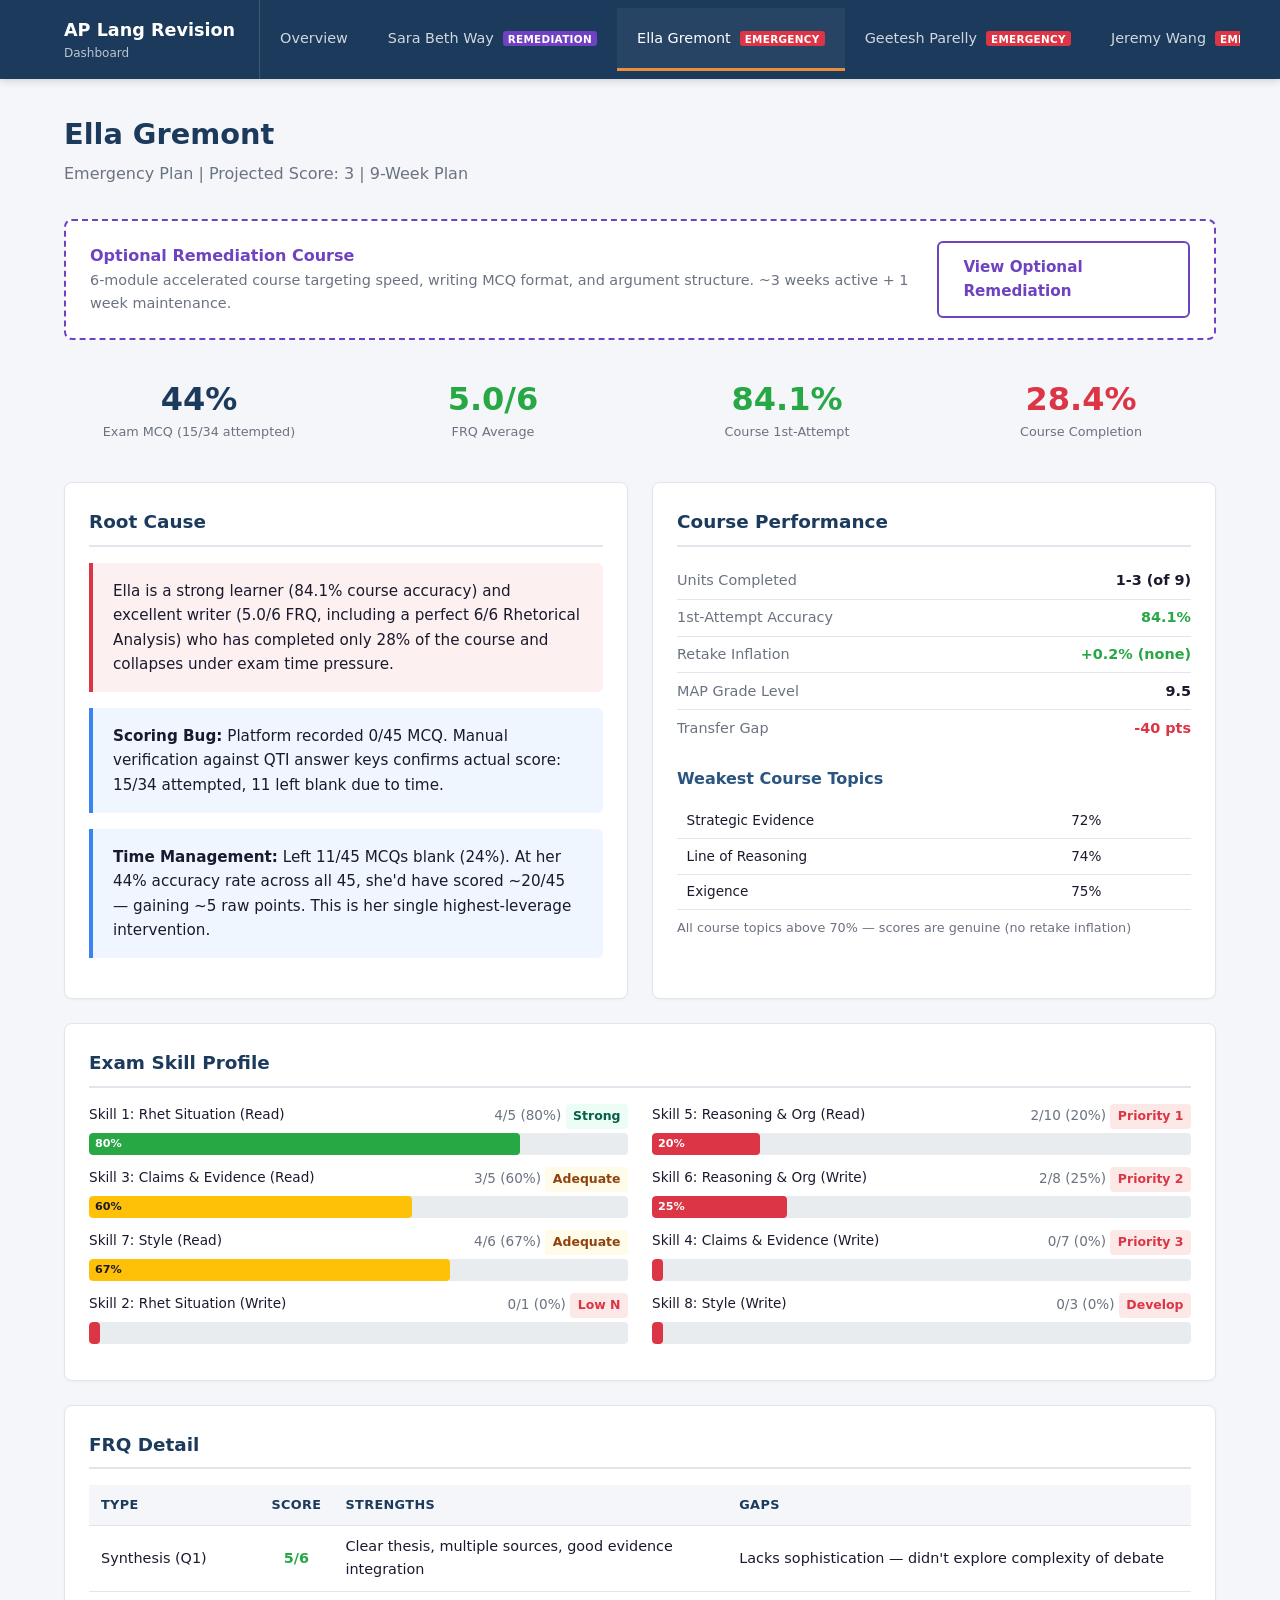
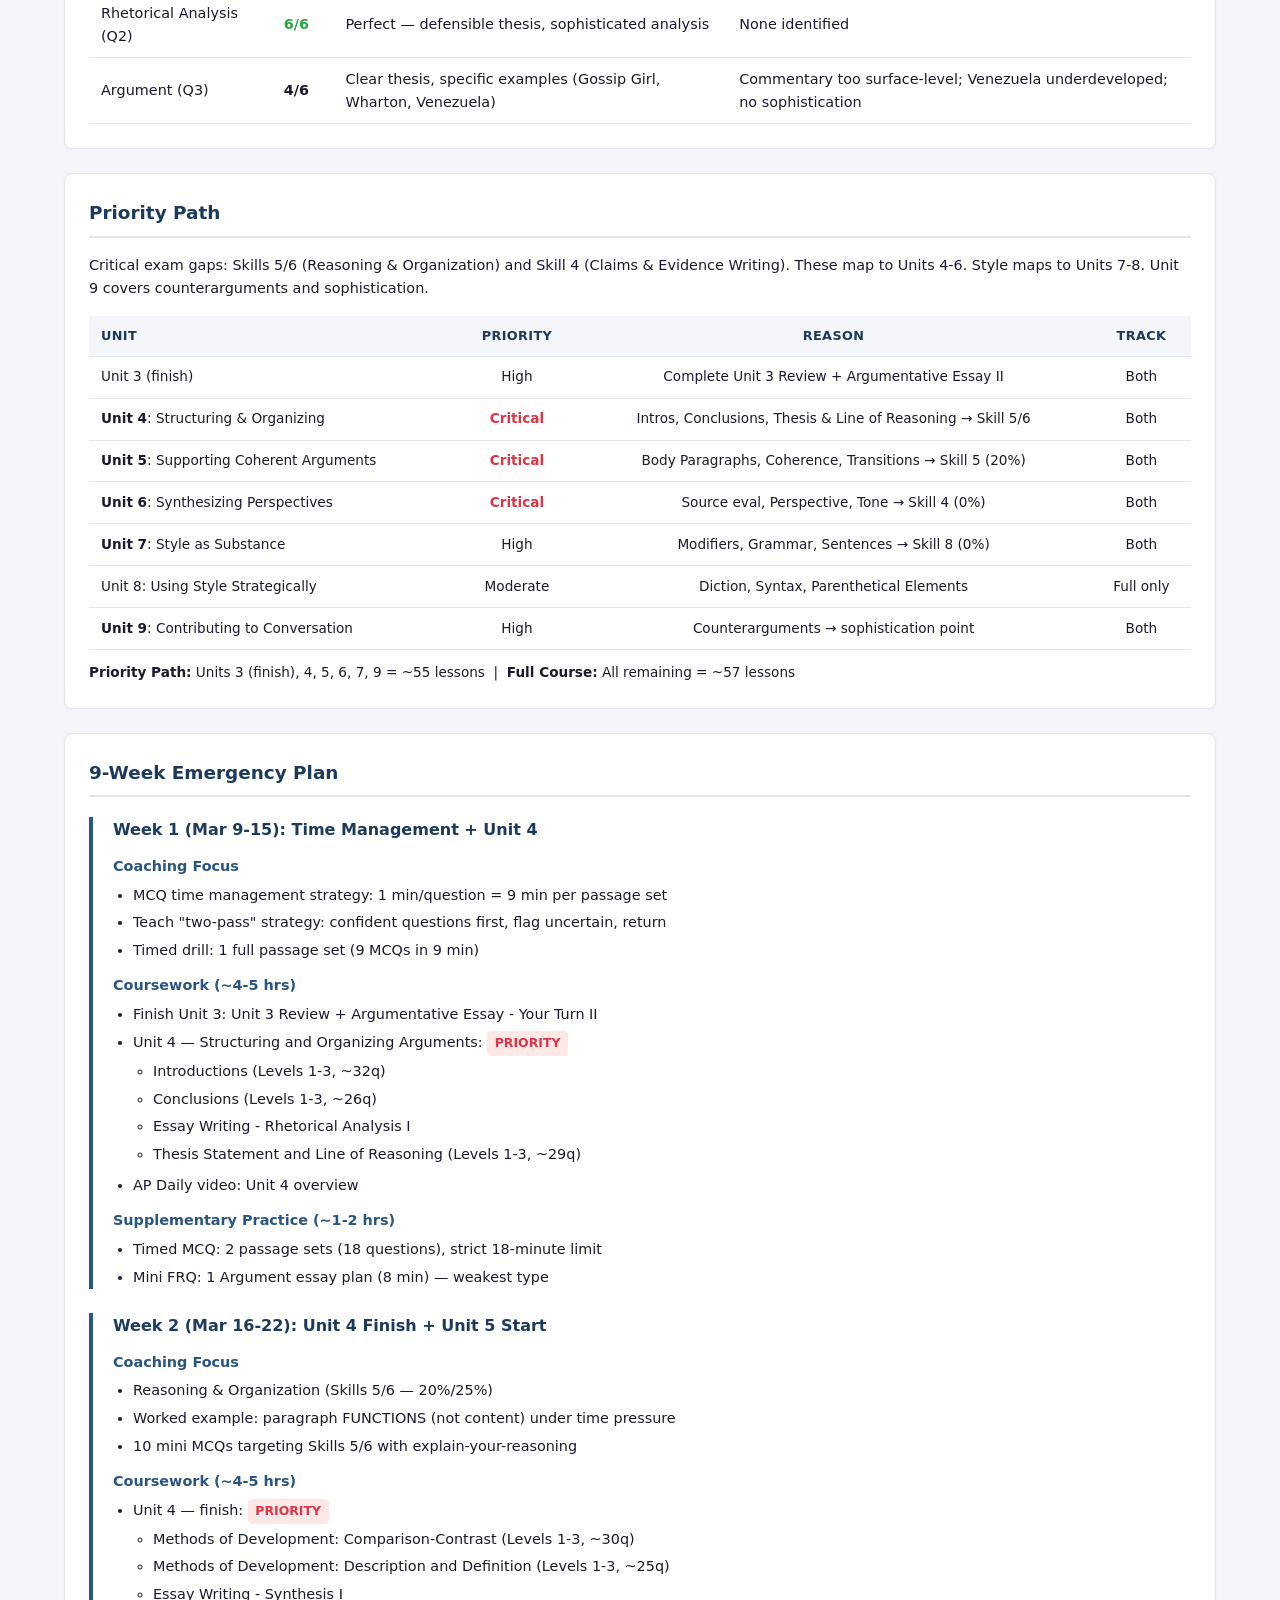
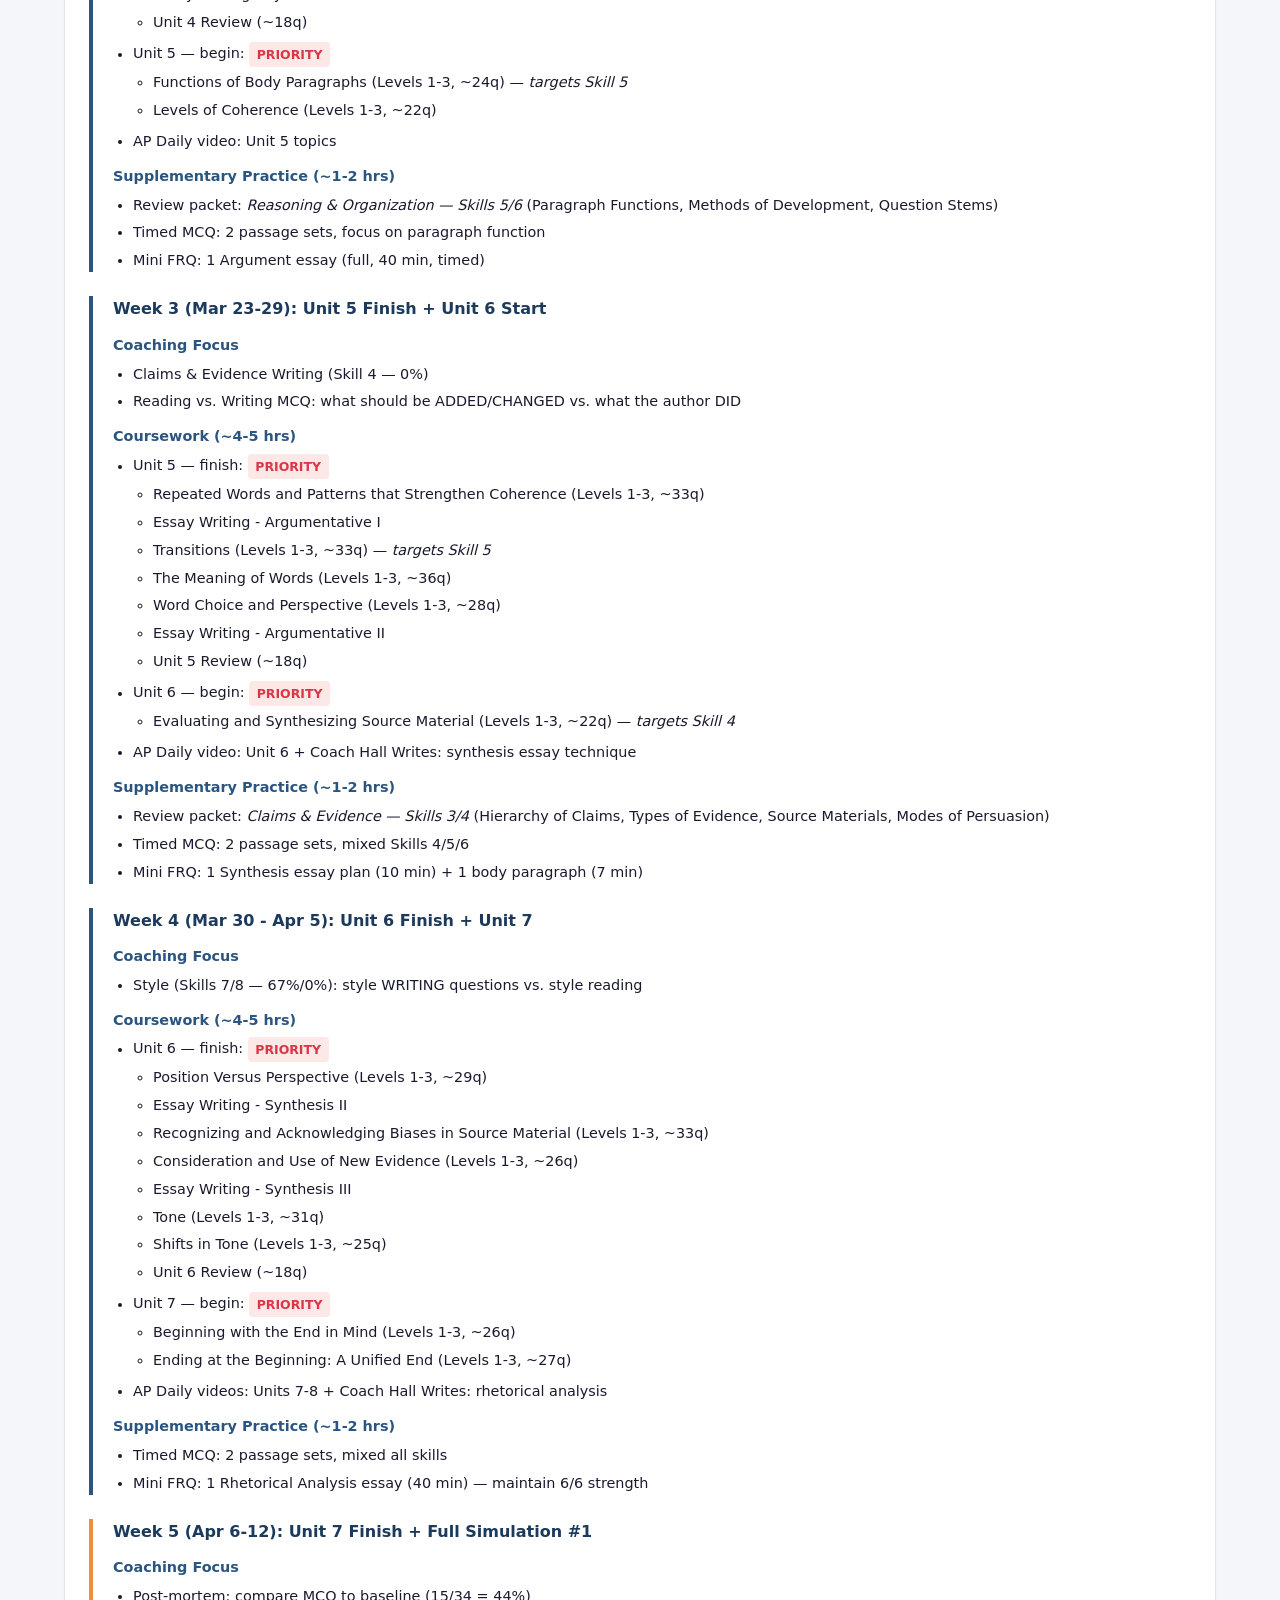
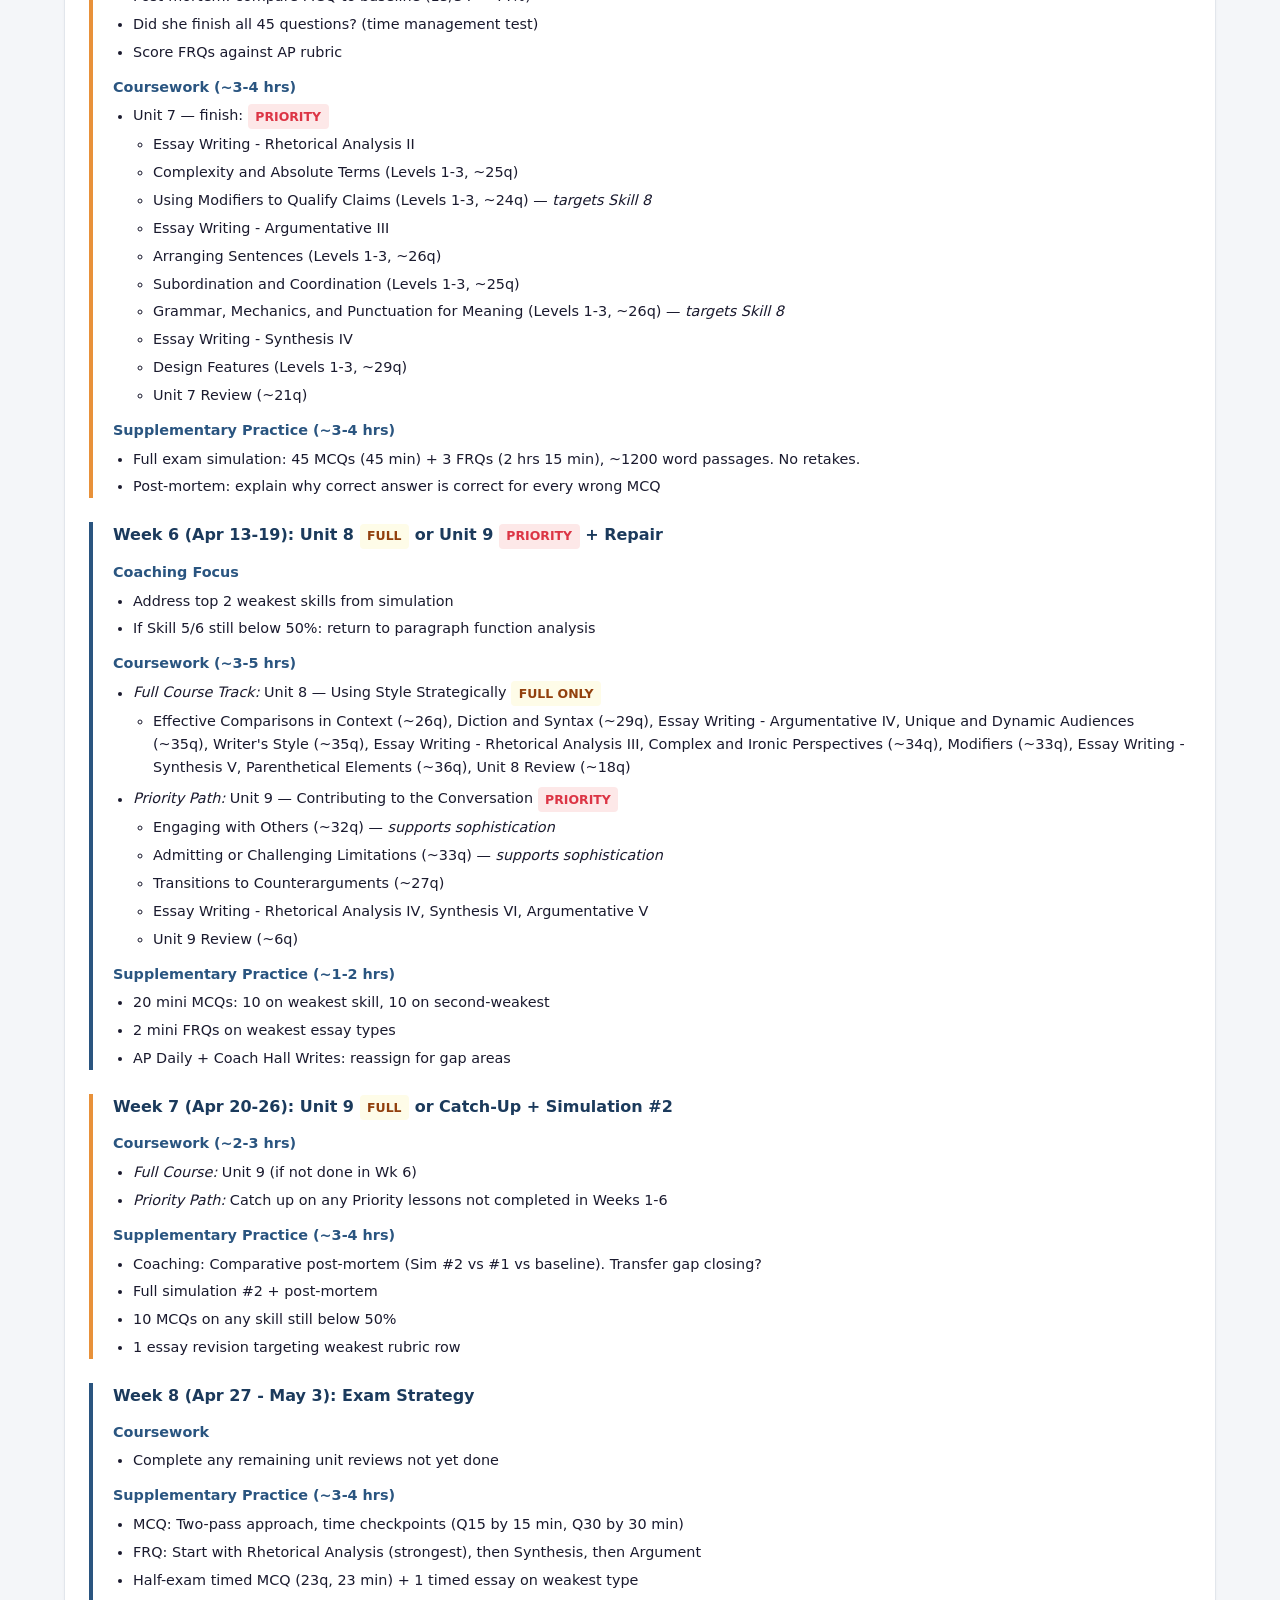
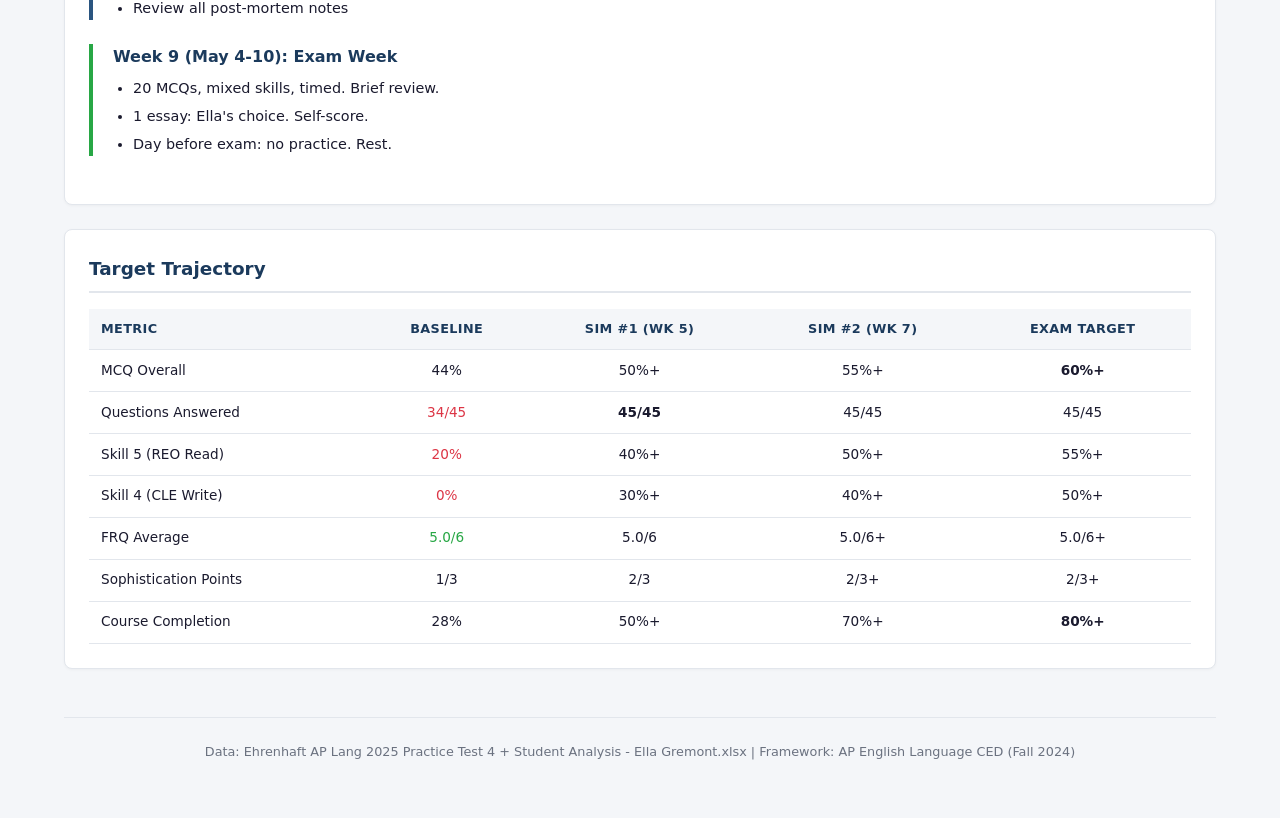
<file: ella.html>
<!DOCTYPE html>
<html lang="en">
<head>
  <meta charset="UTF-8">
  <meta name="viewport" content="width=device-width, initial-scale=1.0">
  <title>Ella Gremont - AP Lang Dashboard</title>
  <link rel="stylesheet" href="styles.css">
</head>
<body>

<nav class="topnav">
  <div class="topnav-inner">
    <div class="topnav-brand">AP Lang Revision<small>Dashboard</small></div>
    <ul class="topnav-links">
      <li><a href="index.html">Overview</a></li>
      <li><a href="sara-beth.html">Sara Beth Way <span class="badge badge-remediation">Remediation</span></a></li>
      <li><a href="ella.html" class="active">Ella Gremont <span class="badge badge-emergency">Emergency</span></a></li>
      <li><a href="geetesh.html">Geetesh Parelly <span class="badge badge-emergency">Emergency</span></a></li>
      <li><a href="jeremy.html">Jeremy Wang <span class="badge badge-emergency">Emergency</span></a></li>
      <li><a href="mental-models.html">Mental Models <span class="badge badge-remediation">Course</span></a></li>
    </ul>
  </div>
</nav>

<div class="main">

  <div class="page-header">
    <h1>Ella Gremont</h1>
    <p class="subtitle">Emergency Plan | Projected Score: 3 | 9-Week Plan</p>
  </div>

  <!-- Optional Remediation Course Link -->
  <div class="remediation-btn-card">
    <div>
      <strong>Optional Remediation Course</strong>
      <p>6-module accelerated course targeting speed, writing MCQ format, and argument structure. ~3 weeks active + 1 week maintenance.</p>
    </div>
    <a href="ella-remediation.html" class="remediation-btn remediation-btn-optional">View Optional Remediation</a>
  </div>

  <!-- Key Metrics -->
  <div class="grid-4" style="margin-bottom:1.5rem;">
    <div class="stat-box">
      <div class="stat-number">44%</div>
      <div class="stat-desc">Exam MCQ (15/34 attempted)</div>
    </div>
    <div class="stat-box">
      <div class="stat-number" style="color:var(--strong)">5.0/6</div>
      <div class="stat-desc">FRQ Average</div>
    </div>
    <div class="stat-box">
      <div class="stat-number" style="color:var(--strong)">84.1%</div>
      <div class="stat-desc">Course 1st-Attempt</div>
    </div>
    <div class="stat-box">
      <div class="stat-number" style="color:var(--critical)">28.4%</div>
      <div class="stat-desc">Course Completion</div>
    </div>
  </div>

  <div class="grid-2">
    <!-- Root Cause -->
    <div class="card">
      <h2>Root Cause</h2>
      <div class="root-cause">
        Ella is a strong learner (84.1% course accuracy) and excellent writer (5.0/6 FRQ, including a perfect 6/6 Rhetorical Analysis) who has completed only 28% of the course and collapses under exam time pressure.
      </div>
      <div class="key-finding" style="margin-top:1rem;">
        <strong>Scoring Bug:</strong> Platform recorded 0/45 MCQ. Manual verification against QTI answer keys confirms actual score: 15/34 attempted, 11 left blank due to time.
      </div>
      <div class="key-finding">
        <strong>Time Management:</strong> Left 11/45 MCQs blank (24%). At her 44% accuracy rate across all 45, she'd have scored ~20/45 &mdash; gaining ~5 raw points. This is her single highest-leverage intervention.
      </div>
    </div>

    <!-- Course Performance -->
    <div class="card">
      <h2>Course Performance</h2>
      <div class="stat-row" style="display:flex;justify-content:space-between;padding:0.4rem 0;border-bottom:1px solid var(--border);font-size:0.9rem;">
        <span class="stat-label">Units Completed</span><span class="stat-value">1-3 (of 9)</span>
      </div>
      <div class="stat-row" style="display:flex;justify-content:space-between;padding:0.4rem 0;border-bottom:1px solid var(--border);font-size:0.9rem;">
        <span class="stat-label">1st-Attempt Accuracy</span><span class="stat-value" style="color:var(--strong)">84.1%</span>
      </div>
      <div class="stat-row" style="display:flex;justify-content:space-between;padding:0.4rem 0;border-bottom:1px solid var(--border);font-size:0.9rem;">
        <span class="stat-label">Retake Inflation</span><span class="stat-value" style="color:var(--strong)">+0.2% (none)</span>
      </div>
      <div class="stat-row" style="display:flex;justify-content:space-between;padding:0.4rem 0;border-bottom:1px solid var(--border);font-size:0.9rem;">
        <span class="stat-label">MAP Grade Level</span><span class="stat-value">9.5</span>
      </div>
      <div class="stat-row" style="display:flex;justify-content:space-between;padding:0.4rem 0;font-size:0.9rem;">
        <span class="stat-label">Transfer Gap</span><span class="stat-value" style="color:var(--critical)">-40 pts</span>
      </div>
      <h3>Weakest Course Topics</h3>
      <table class="table-sm">
        <tr><td>Strategic Evidence</td><td>72%</td></tr>
        <tr><td>Line of Reasoning</td><td>74%</td></tr>
        <tr><td>Exigence</td><td>75%</td></tr>
      </table>
      <p style="font-size:0.8rem;color:var(--text-muted);margin-top:0.5rem;">All course topics above 70% &mdash; scores are genuine (no retake inflation)</p>
    </div>
  </div>

  <!-- Exam Skill Profile -->
  <div class="card">
    <h2>Exam Skill Profile</h2>
    <div class="grid-2">
      <div>
        <div class="skill-bar-group">
          <div class="skill-bar-label"><span class="skill-name">Skill 1: Rhet Situation (Read)</span><span class="skill-score">4/5 (80%) <span class="tag tag-strong">Strong</span></span></div>
          <div class="skill-bar-track"><div class="skill-bar-fill bar-strong" style="width:80%">80%</div></div>
        </div>
        <div class="skill-bar-group">
          <div class="skill-bar-label"><span class="skill-name">Skill 3: Claims &amp; Evidence (Read)</span><span class="skill-score">3/5 (60%) <span class="tag tag-adequate">Adequate</span></span></div>
          <div class="skill-bar-track"><div class="skill-bar-fill bar-adequate" style="width:60%">60%</div></div>
        </div>
        <div class="skill-bar-group">
          <div class="skill-bar-label"><span class="skill-name">Skill 7: Style (Read)</span><span class="skill-score">4/6 (67%) <span class="tag tag-adequate">Adequate</span></span></div>
          <div class="skill-bar-track"><div class="skill-bar-fill bar-adequate" style="width:67%">67%</div></div>
        </div>
        <div class="skill-bar-group">
          <div class="skill-bar-label"><span class="skill-name">Skill 2: Rhet Situation (Write)</span><span class="skill-score">0/1 (0%) <span class="tag tag-critical">Low N</span></span></div>
          <div class="skill-bar-track"><div class="skill-bar-fill bar-critical" style="width:2%"></div></div>
        </div>
      </div>
      <div>
        <div class="skill-bar-group">
          <div class="skill-bar-label"><span class="skill-name">Skill 5: Reasoning &amp; Org (Read)</span><span class="skill-score">2/10 (20%) <span class="tag tag-critical">Priority 1</span></span></div>
          <div class="skill-bar-track"><div class="skill-bar-fill bar-critical" style="width:20%">20%</div></div>
        </div>
        <div class="skill-bar-group">
          <div class="skill-bar-label"><span class="skill-name">Skill 6: Reasoning &amp; Org (Write)</span><span class="skill-score">2/8 (25%) <span class="tag tag-critical">Priority 2</span></span></div>
          <div class="skill-bar-track"><div class="skill-bar-fill bar-critical" style="width:25%">25%</div></div>
        </div>
        <div class="skill-bar-group">
          <div class="skill-bar-label"><span class="skill-name">Skill 4: Claims &amp; Evidence (Write)</span><span class="skill-score">0/7 (0%) <span class="tag tag-critical">Priority 3</span></span></div>
          <div class="skill-bar-track"><div class="skill-bar-fill bar-critical" style="width:2%"></div></div>
        </div>
        <div class="skill-bar-group">
          <div class="skill-bar-label"><span class="skill-name">Skill 8: Style (Write)</span><span class="skill-score">0/3 (0%) <span class="tag tag-critical">Develop</span></span></div>
          <div class="skill-bar-track"><div class="skill-bar-fill bar-critical" style="width:2%"></div></div>
        </div>
      </div>
    </div>
  </div>

  <!-- FRQ Detail -->
  <div class="card">
    <h2>FRQ Detail</h2>
    <table class="frq-table">
      <thead><tr><th>Type</th><th>Score</th><th>Strengths</th><th>Gaps</th></tr></thead>
      <tbody>
        <tr><td>Synthesis (Q1)</td><td style="color:var(--strong)">5/6</td><td>Clear thesis, multiple sources, good evidence integration</td><td>Lacks sophistication &mdash; didn't explore complexity of debate</td></tr>
        <tr><td>Rhetorical Analysis (Q2)</td><td style="color:var(--strong)">6/6</td><td>Perfect &mdash; defensible thesis, sophisticated analysis</td><td>None identified</td></tr>
        <tr><td>Argument (Q3)</td><td>4/6</td><td>Clear thesis, specific examples (Gossip Girl, Wharton, Venezuela)</td><td>Commentary too surface-level; Venezuela underdeveloped; no sophistication</td></tr>
      </tbody>
    </table>
  </div>

  <!-- Priority Path -->
  <div class="card">
    <h2>Priority Path</h2>
    <p style="font-size:0.9rem;margin-bottom:1rem;">Critical exam gaps: Skills 5/6 (Reasoning &amp; Organization) and Skill 4 (Claims &amp; Evidence Writing). These map to Units 4-6. Style maps to Units 7-8. Unit 9 covers counterarguments and sophistication.</p>
    <table class="trajectory-table">
      <thead><tr><th>Unit</th><th>Priority</th><th>Reason</th><th>Track</th></tr></thead>
      <tbody>
        <tr><td>Unit 3 (finish)</td><td>High</td><td>Complete Unit 3 Review + Argumentative Essay II</td><td>Both</td></tr>
        <tr><td><strong>Unit 4</strong>: Structuring &amp; Organizing</td><td style="color:var(--critical)"><strong>Critical</strong></td><td>Intros, Conclusions, Thesis &amp; Line of Reasoning &rarr; Skill 5/6</td><td>Both</td></tr>
        <tr><td><strong>Unit 5</strong>: Supporting Coherent Arguments</td><td style="color:var(--critical)"><strong>Critical</strong></td><td>Body Paragraphs, Coherence, Transitions &rarr; Skill 5 (20%)</td><td>Both</td></tr>
        <tr><td><strong>Unit 6</strong>: Synthesizing Perspectives</td><td style="color:var(--critical)"><strong>Critical</strong></td><td>Source eval, Perspective, Tone &rarr; Skill 4 (0%)</td><td>Both</td></tr>
        <tr><td><strong>Unit 7</strong>: Style as Substance</td><td>High</td><td>Modifiers, Grammar, Sentences &rarr; Skill 8 (0%)</td><td>Both</td></tr>
        <tr><td>Unit 8: Using Style Strategically</td><td>Moderate</td><td>Diction, Syntax, Parenthetical Elements</td><td>Full only</td></tr>
        <tr><td><strong>Unit 9</strong>: Contributing to Conversation</td><td>High</td><td>Counterarguments &rarr; sophistication point</td><td>Both</td></tr>
      </tbody>
    </table>
    <p style="font-size:0.85rem;margin-top:0.75rem;"><strong>Priority Path:</strong> Units 3 (finish), 4, 5, 6, 7, 9 = ~55 lessons &nbsp;|&nbsp; <strong>Full Course:</strong> All remaining = ~57 lessons</p>
  </div>

  <!-- Week-by-Week Plan -->
  <div class="card">
    <h2>9-Week Emergency Plan</h2>

    <div class="week-section">
      <h3>Week 1 (Mar 9-15): Time Management + Unit 4</h3>
      <h4>Coaching Focus</h4>
      <ul>
        <li>MCQ time management strategy: 1 min/question = 9 min per passage set</li>
        <li>Teach "two-pass" strategy: confident questions first, flag uncertain, return</li>
        <li>Timed drill: 1 full passage set (9 MCQs in 9 min)</li>
      </ul>
      <h4>Coursework (~4-5 hrs)</h4>
      <ul>
        <li>Finish Unit 3: Unit 3 Review + Argumentative Essay - Your Turn II</li>
        <li>Unit 4 &mdash; Structuring and Organizing Arguments: <span class="tag tag-critical">PRIORITY</span>
          <ul>
            <li>Introductions (Levels 1-3, ~32q)</li>
            <li>Conclusions (Levels 1-3, ~26q)</li>
            <li>Essay Writing - Rhetorical Analysis I</li>
            <li>Thesis Statement and Line of Reasoning (Levels 1-3, ~29q)</li>
          </ul>
        </li>
        <li>AP Daily video: Unit 4 overview</li>
      </ul>
      <h4>Supplementary Practice (~1-2 hrs)</h4>
      <ul>
        <li>Timed MCQ: 2 passage sets (18 questions), strict 18-minute limit</li>
        <li>Mini FRQ: 1 Argument essay plan (8 min) &mdash; weakest type</li>
      </ul>
    </div>

    <div class="week-section">
      <h3>Week 2 (Mar 16-22): Unit 4 Finish + Unit 5 Start</h3>
      <h4>Coaching Focus</h4>
      <ul>
        <li>Reasoning &amp; Organization (Skills 5/6 &mdash; 20%/25%)</li>
        <li>Worked example: paragraph FUNCTIONS (not content) under time pressure</li>
        <li>10 mini MCQs targeting Skills 5/6 with explain-your-reasoning</li>
      </ul>
      <h4>Coursework (~4-5 hrs)</h4>
      <ul>
        <li>Unit 4 &mdash; finish: <span class="tag tag-critical">PRIORITY</span>
          <ul>
            <li>Methods of Development: Comparison-Contrast (Levels 1-3, ~30q)</li>
            <li>Methods of Development: Description and Definition (Levels 1-3, ~25q)</li>
            <li>Essay Writing - Synthesis I</li>
            <li>Unit 4 Review (~18q)</li>
          </ul>
        </li>
        <li>Unit 5 &mdash; begin: <span class="tag tag-critical">PRIORITY</span>
          <ul>
            <li>Functions of Body Paragraphs (Levels 1-3, ~24q) &mdash; <em>targets Skill 5</em></li>
            <li>Levels of Coherence (Levels 1-3, ~22q)</li>
          </ul>
        </li>
        <li>AP Daily video: Unit 5 topics</li>
      </ul>
      <h4>Supplementary Practice (~1-2 hrs)</h4>
      <ul>
        <li>Review packet: <em>Reasoning &amp; Organization &mdash; Skills 5/6</em> (Paragraph Functions, Methods of Development, Question Stems)</li>
        <li>Timed MCQ: 2 passage sets, focus on paragraph function</li>
        <li>Mini FRQ: 1 Argument essay (full, 40 min, timed)</li>
      </ul>
    </div>

    <div class="week-section">
      <h3>Week 3 (Mar 23-29): Unit 5 Finish + Unit 6 Start</h3>
      <h4>Coaching Focus</h4>
      <ul>
        <li>Claims &amp; Evidence Writing (Skill 4 &mdash; 0%)</li>
        <li>Reading vs. Writing MCQ: what should be ADDED/CHANGED vs. what the author DID</li>
      </ul>
      <h4>Coursework (~4-5 hrs)</h4>
      <ul>
        <li>Unit 5 &mdash; finish: <span class="tag tag-critical">PRIORITY</span>
          <ul>
            <li>Repeated Words and Patterns that Strengthen Coherence (Levels 1-3, ~33q)</li>
            <li>Essay Writing - Argumentative I</li>
            <li>Transitions (Levels 1-3, ~33q) &mdash; <em>targets Skill 5</em></li>
            <li>The Meaning of Words (Levels 1-3, ~36q)</li>
            <li>Word Choice and Perspective (Levels 1-3, ~28q)</li>
            <li>Essay Writing - Argumentative II</li>
            <li>Unit 5 Review (~18q)</li>
          </ul>
        </li>
        <li>Unit 6 &mdash; begin: <span class="tag tag-critical">PRIORITY</span>
          <ul>
            <li>Evaluating and Synthesizing Source Material (Levels 1-3, ~22q) &mdash; <em>targets Skill 4</em></li>
          </ul>
        </li>
        <li>AP Daily video: Unit 6 + Coach Hall Writes: synthesis essay technique</li>
      </ul>
      <h4>Supplementary Practice (~1-2 hrs)</h4>
      <ul>
        <li>Review packet: <em>Claims &amp; Evidence &mdash; Skills 3/4</em> (Hierarchy of Claims, Types of Evidence, Source Materials, Modes of Persuasion)</li>
        <li>Timed MCQ: 2 passage sets, mixed Skills 4/5/6</li>
        <li>Mini FRQ: 1 Synthesis essay plan (10 min) + 1 body paragraph (7 min)</li>
      </ul>
    </div>

    <div class="week-section">
      <h3>Week 4 (Mar 30 - Apr 5): Unit 6 Finish + Unit 7</h3>
      <h4>Coaching Focus</h4>
      <ul>
        <li>Style (Skills 7/8 &mdash; 67%/0%): style WRITING questions vs. style reading</li>
      </ul>
      <h4>Coursework (~4-5 hrs)</h4>
      <ul>
        <li>Unit 6 &mdash; finish: <span class="tag tag-critical">PRIORITY</span>
          <ul>
            <li>Position Versus Perspective (Levels 1-3, ~29q)</li>
            <li>Essay Writing - Synthesis II</li>
            <li>Recognizing and Acknowledging Biases in Source Material (Levels 1-3, ~33q)</li>
            <li>Consideration and Use of New Evidence (Levels 1-3, ~26q)</li>
            <li>Essay Writing - Synthesis III</li>
            <li>Tone (Levels 1-3, ~31q)</li>
            <li>Shifts in Tone (Levels 1-3, ~25q)</li>
            <li>Unit 6 Review (~18q)</li>
          </ul>
        </li>
        <li>Unit 7 &mdash; begin: <span class="tag tag-critical">PRIORITY</span>
          <ul>
            <li>Beginning with the End in Mind (Levels 1-3, ~26q)</li>
            <li>Ending at the Beginning: A Unified End (Levels 1-3, ~27q)</li>
          </ul>
        </li>
        <li>AP Daily videos: Units 7-8 + Coach Hall Writes: rhetorical analysis</li>
      </ul>
      <h4>Supplementary Practice (~1-2 hrs)</h4>
      <ul>
        <li>Timed MCQ: 2 passage sets, mixed all skills</li>
        <li>Mini FRQ: 1 Rhetorical Analysis essay (40 min) &mdash; maintain 6/6 strength</li>
      </ul>
    </div>

    <div class="week-section" style="border-left-color:var(--accent);">
      <h3>Week 5 (Apr 6-12): Unit 7 Finish + Full Simulation #1</h3>
      <h4>Coaching Focus</h4>
      <ul>
        <li>Post-mortem: compare MCQ to baseline (15/34 = 44%)</li>
        <li>Did she finish all 45 questions? (time management test)</li>
        <li>Score FRQs against AP rubric</li>
      </ul>
      <h4>Coursework (~3-4 hrs)</h4>
      <ul>
        <li>Unit 7 &mdash; finish: <span class="tag tag-critical">PRIORITY</span>
          <ul>
            <li>Essay Writing - Rhetorical Analysis II</li>
            <li>Complexity and Absolute Terms (Levels 1-3, ~25q)</li>
            <li>Using Modifiers to Qualify Claims (Levels 1-3, ~24q) &mdash; <em>targets Skill 8</em></li>
            <li>Essay Writing - Argumentative III</li>
            <li>Arranging Sentences (Levels 1-3, ~26q)</li>
            <li>Subordination and Coordination (Levels 1-3, ~25q)</li>
            <li>Grammar, Mechanics, and Punctuation for Meaning (Levels 1-3, ~26q) &mdash; <em>targets Skill 8</em></li>
            <li>Essay Writing - Synthesis IV</li>
            <li>Design Features (Levels 1-3, ~29q)</li>
            <li>Unit 7 Review (~21q)</li>
          </ul>
        </li>
      </ul>
      <h4>Supplementary Practice (~3-4 hrs)</h4>
      <ul>
        <li>Full exam simulation: 45 MCQs (45 min) + 3 FRQs (2 hrs 15 min), ~1200 word passages. No retakes.</li>
        <li>Post-mortem: explain why correct answer is correct for every wrong MCQ</li>
      </ul>
    </div>

    <div class="week-section">
      <h3>Week 6 (Apr 13-19): Unit 8 <span class="tag tag-adequate">FULL</span> or Unit 9 <span class="tag tag-critical">PRIORITY</span> + Repair</h3>
      <h4>Coaching Focus</h4>
      <ul>
        <li>Address top 2 weakest skills from simulation</li>
        <li>If Skill 5/6 still below 50%: return to paragraph function analysis</li>
      </ul>
      <h4>Coursework (~3-5 hrs)</h4>
      <ul>
        <li><em>Full Course Track:</em> Unit 8 &mdash; Using Style Strategically <span class="tag tag-adequate">FULL ONLY</span>
          <ul>
            <li>Effective Comparisons in Context (~26q), Diction and Syntax (~29q), Essay Writing - Argumentative IV, Unique and Dynamic Audiences (~35q), Writer's Style (~35q), Essay Writing - Rhetorical Analysis III, Complex and Ironic Perspectives (~34q), Modifiers (~33q), Essay Writing - Synthesis V, Parenthetical Elements (~36q), Unit 8 Review (~18q)</li>
          </ul>
        </li>
        <li><em>Priority Path:</em> Unit 9 &mdash; Contributing to the Conversation <span class="tag tag-critical">PRIORITY</span>
          <ul>
            <li>Engaging with Others (~32q) &mdash; <em>supports sophistication</em></li>
            <li>Admitting or Challenging Limitations (~33q) &mdash; <em>supports sophistication</em></li>
            <li>Transitions to Counterarguments (~27q)</li>
            <li>Essay Writing - Rhetorical Analysis IV, Synthesis VI, Argumentative V</li>
            <li>Unit 9 Review (~6q)</li>
          </ul>
        </li>
      </ul>
      <h4>Supplementary Practice (~1-2 hrs)</h4>
      <ul>
        <li>20 mini MCQs: 10 on weakest skill, 10 on second-weakest</li>
        <li>2 mini FRQs on weakest essay types</li>
        <li>AP Daily + Coach Hall Writes: reassign for gap areas</li>
      </ul>
    </div>

    <div class="week-section" style="border-left-color:var(--accent);">
      <h3>Week 7 (Apr 20-26): Unit 9 <span class="tag tag-adequate">FULL</span> or Catch-Up + Simulation #2</h3>
      <h4>Coursework (~2-3 hrs)</h4>
      <ul>
        <li><em>Full Course:</em> Unit 9 (if not done in Wk 6)</li>
        <li><em>Priority Path:</em> Catch up on any Priority lessons not completed in Weeks 1-6</li>
      </ul>
      <h4>Supplementary Practice (~3-4 hrs)</h4>
      <ul>
        <li>Coaching: Comparative post-mortem (Sim #2 vs #1 vs baseline). Transfer gap closing?</li>
        <li>Full simulation #2 + post-mortem</li>
        <li>10 MCQs on any skill still below 50%</li>
        <li>1 essay revision targeting weakest rubric row</li>
      </ul>
    </div>

    <div class="week-section">
      <h3>Week 8 (Apr 27 - May 3): Exam Strategy</h3>
      <h4>Coursework</h4>
      <ul><li>Complete any remaining unit reviews not yet done</li></ul>
      <h4>Supplementary Practice (~3-4 hrs)</h4>
      <ul>
        <li>MCQ: Two-pass approach, time checkpoints (Q15 by 15 min, Q30 by 30 min)</li>
        <li>FRQ: Start with Rhetorical Analysis (strongest), then Synthesis, then Argument</li>
        <li>Half-exam timed MCQ (23q, 23 min) + 1 timed essay on weakest type</li>
        <li>Review all post-mortem notes</li>
      </ul>
    </div>

    <div class="week-section" style="border-left-color:var(--strong);">
      <h3>Week 9 (May 4-10): Exam Week</h3>
      <ul>
        <li>20 MCQs, mixed skills, timed. Brief review.</li>
        <li>1 essay: Ella's choice. Self-score.</li>
        <li>Day before exam: no practice. Rest.</li>
      </ul>
    </div>
  </div>

  <!-- Target Trajectory -->
  <div class="card">
    <h2>Target Trajectory</h2>
    <table class="trajectory-table">
      <thead><tr><th>Metric</th><th>Baseline</th><th>Sim #1 (Wk 5)</th><th>Sim #2 (Wk 7)</th><th>Exam Target</th></tr></thead>
      <tbody>
        <tr><td>MCQ Overall</td><td>44%</td><td>50%+</td><td>55%+</td><td><strong>60%+</strong></td></tr>
        <tr><td>Questions Answered</td><td style="color:var(--critical)">34/45</td><td><strong>45/45</strong></td><td>45/45</td><td>45/45</td></tr>
        <tr><td>Skill 5 (REO Read)</td><td style="color:var(--critical)">20%</td><td>40%+</td><td>50%+</td><td>55%+</td></tr>
        <tr><td>Skill 4 (CLE Write)</td><td style="color:var(--critical)">0%</td><td>30%+</td><td>40%+</td><td>50%+</td></tr>
        <tr><td>FRQ Average</td><td style="color:var(--strong)">5.0/6</td><td>5.0/6</td><td>5.0/6+</td><td>5.0/6+</td></tr>
        <tr><td>Sophistication Points</td><td>1/3</td><td>2/3</td><td>2/3+</td><td>2/3+</td></tr>
        <tr><td>Course Completion</td><td>28%</td><td>50%+</td><td>70%+</td><td><strong>80%+</strong></td></tr>
      </tbody>
    </table>
  </div>

  <div class="footer">
    Data: Ehrenhaft AP Lang 2025 Practice Test 4 + Student Analysis - Ella Gremont.xlsx | Framework: AP English Language CED (Fall 2024)
  </div>

</div>
</body>
</html>
</file>
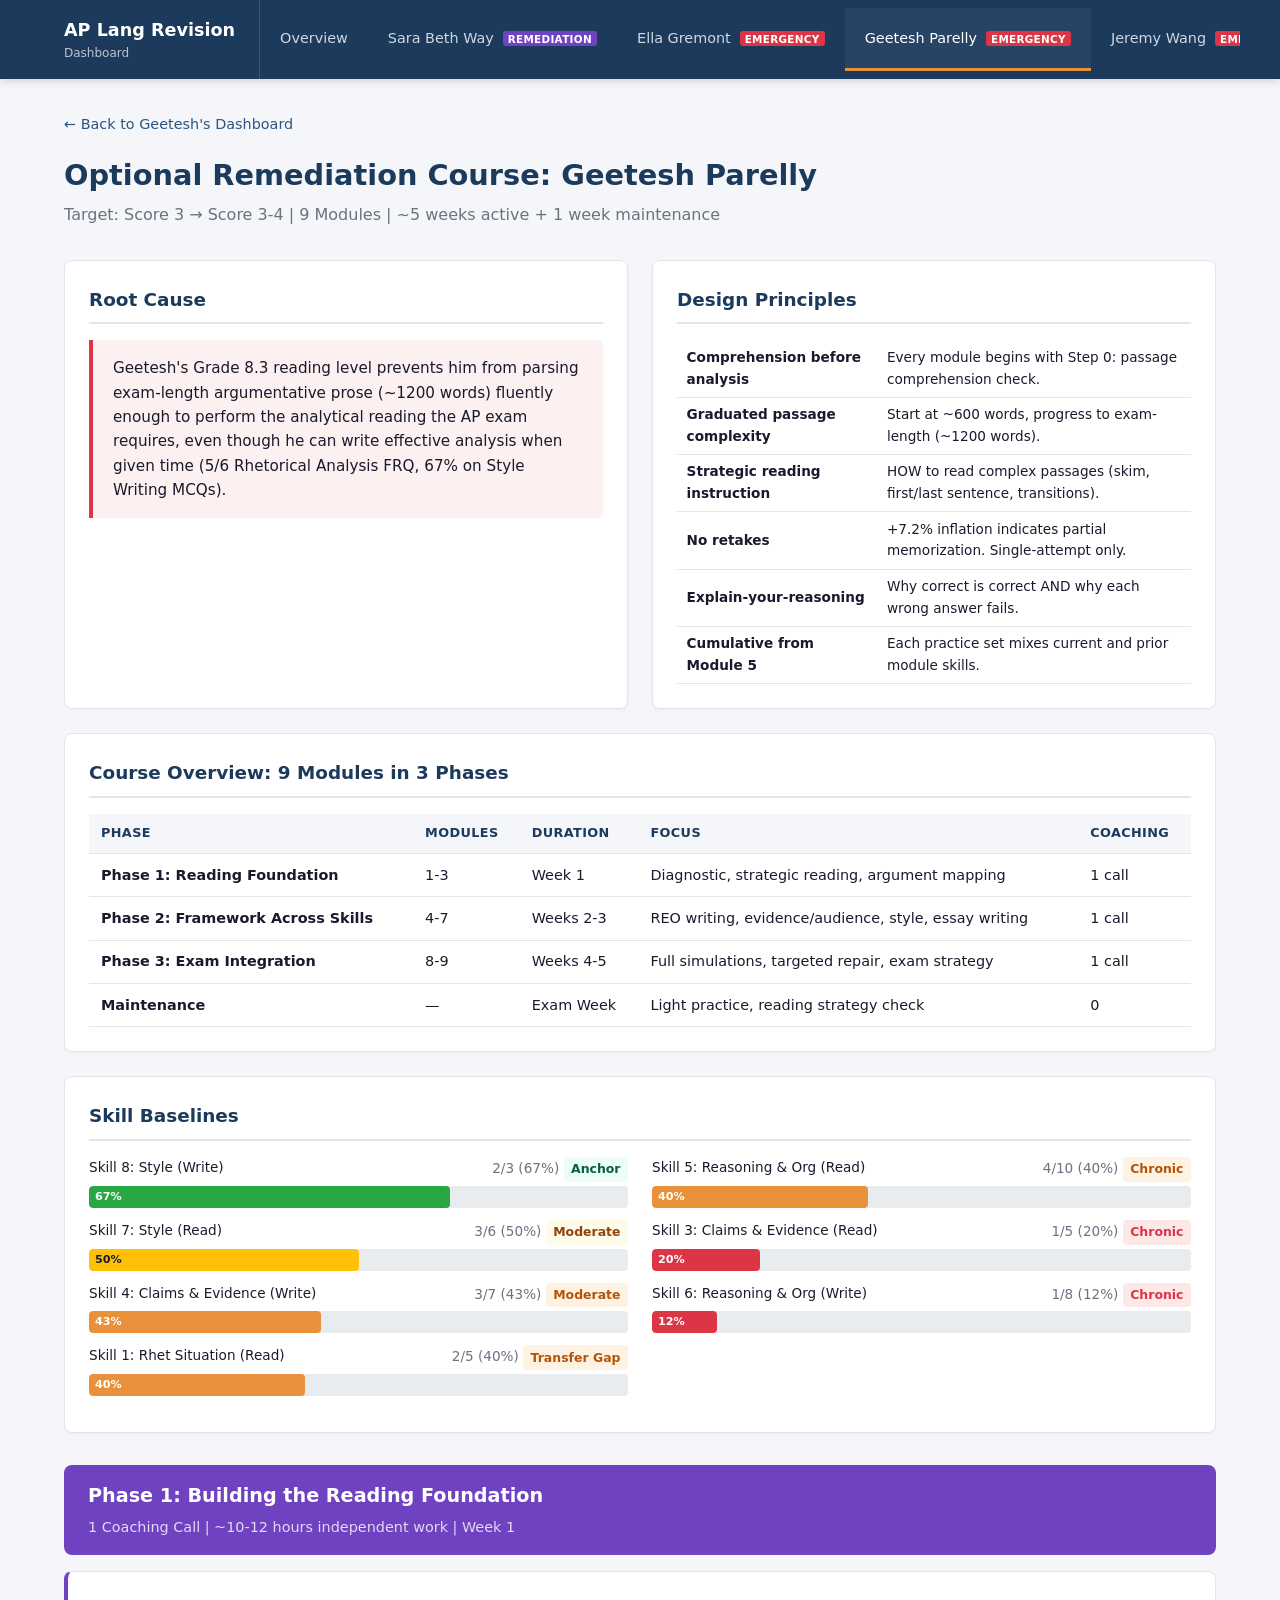
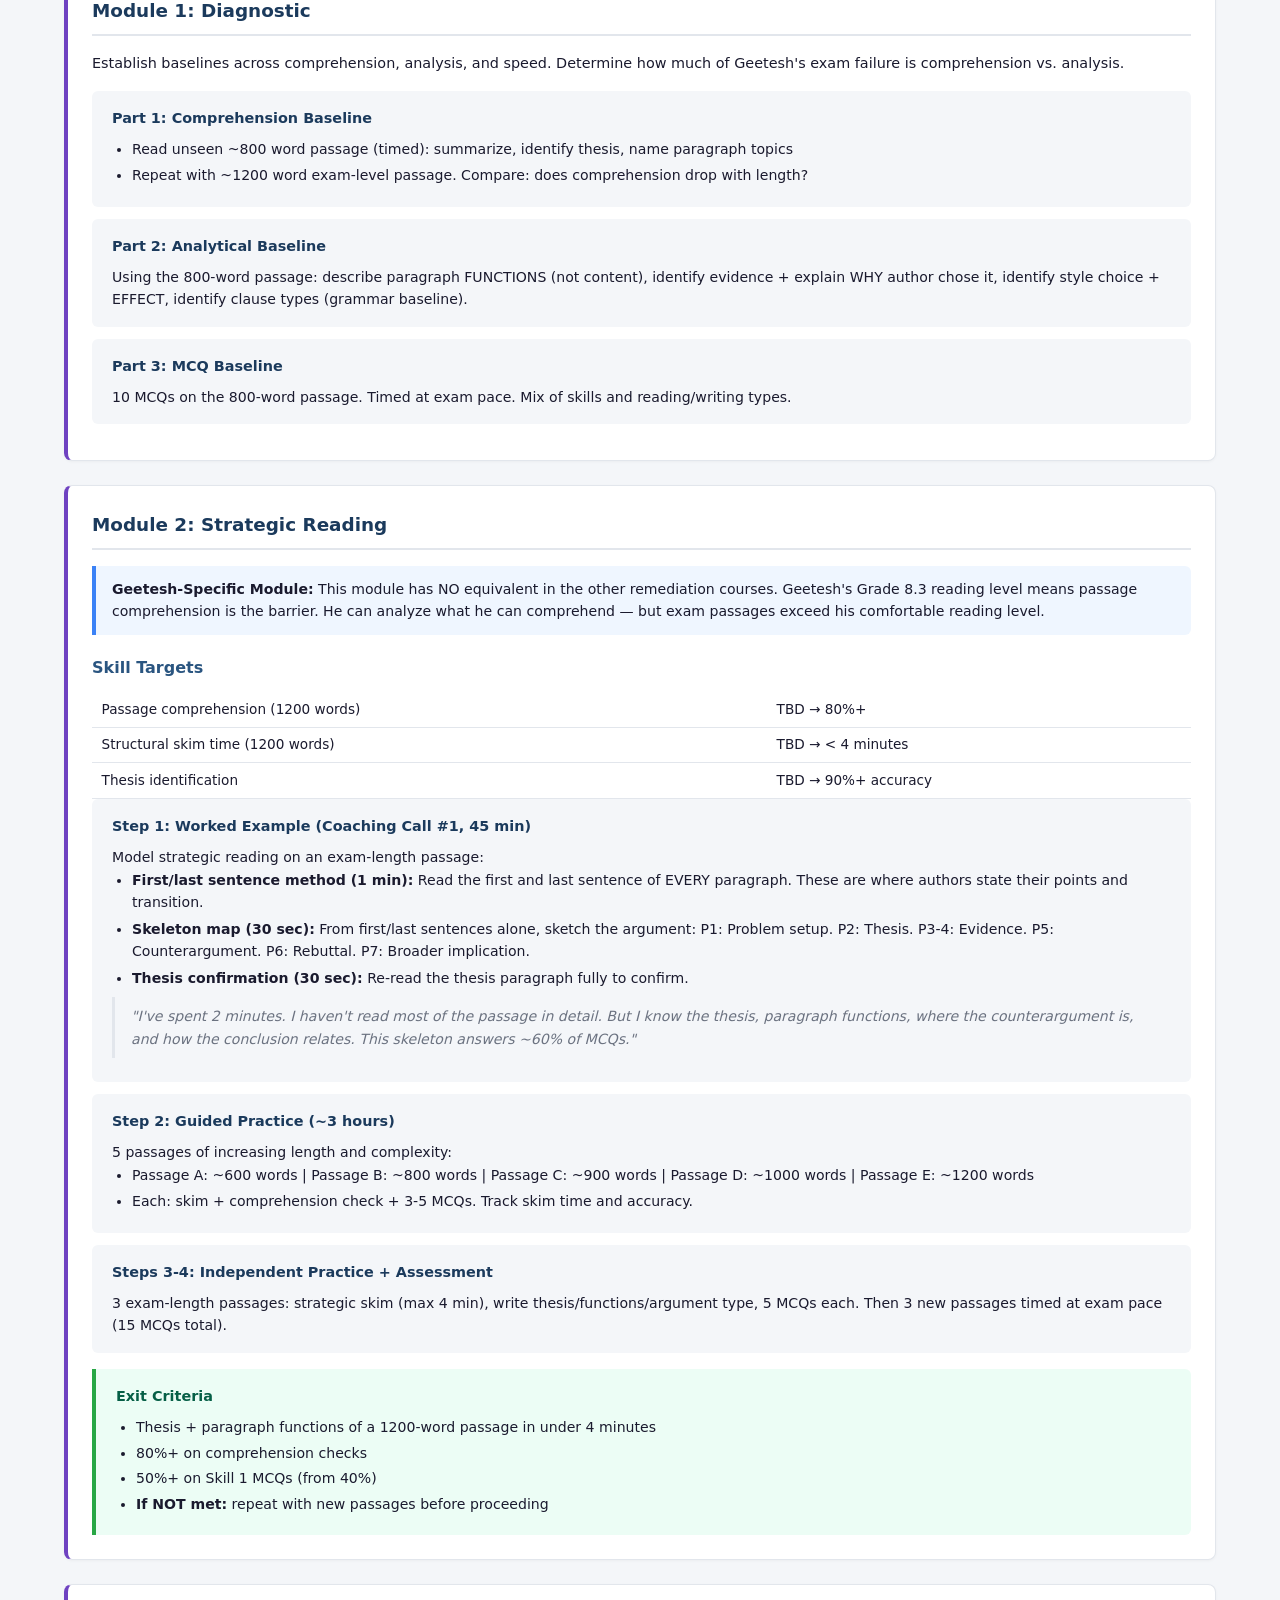
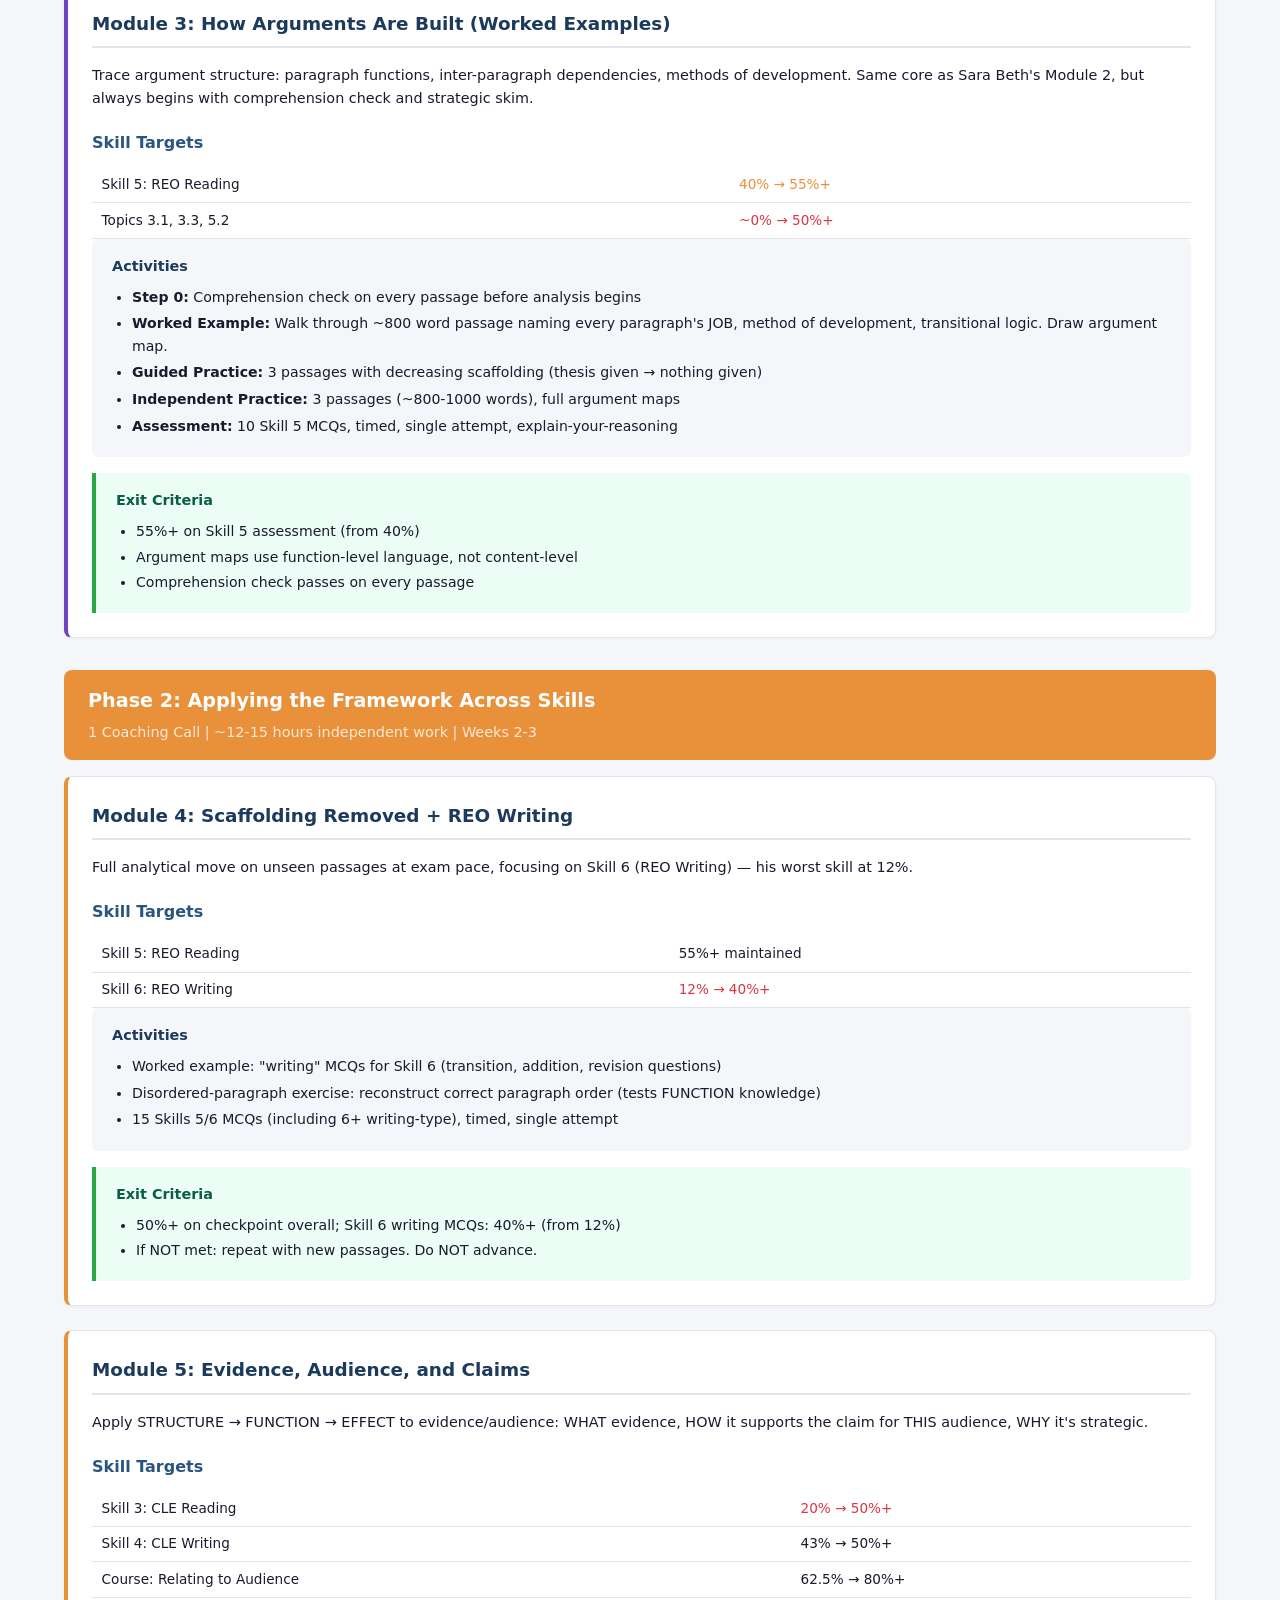
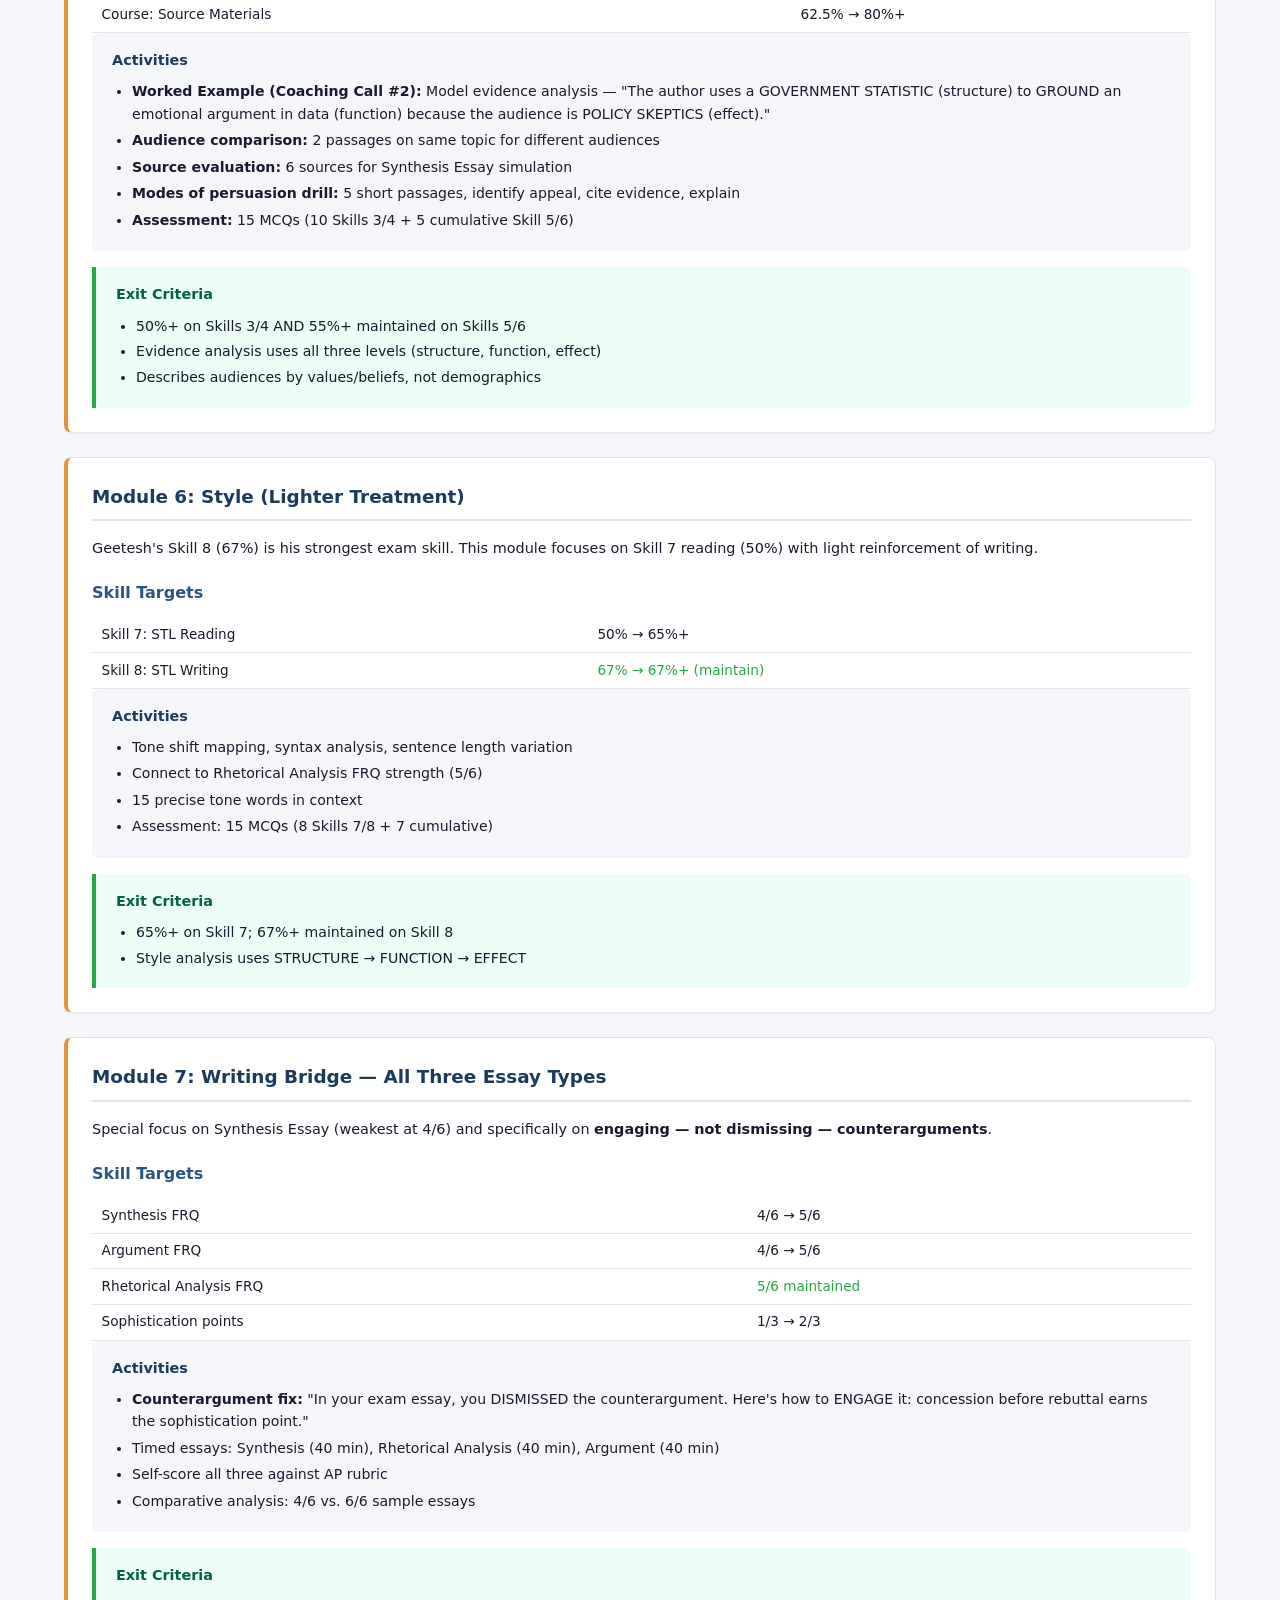
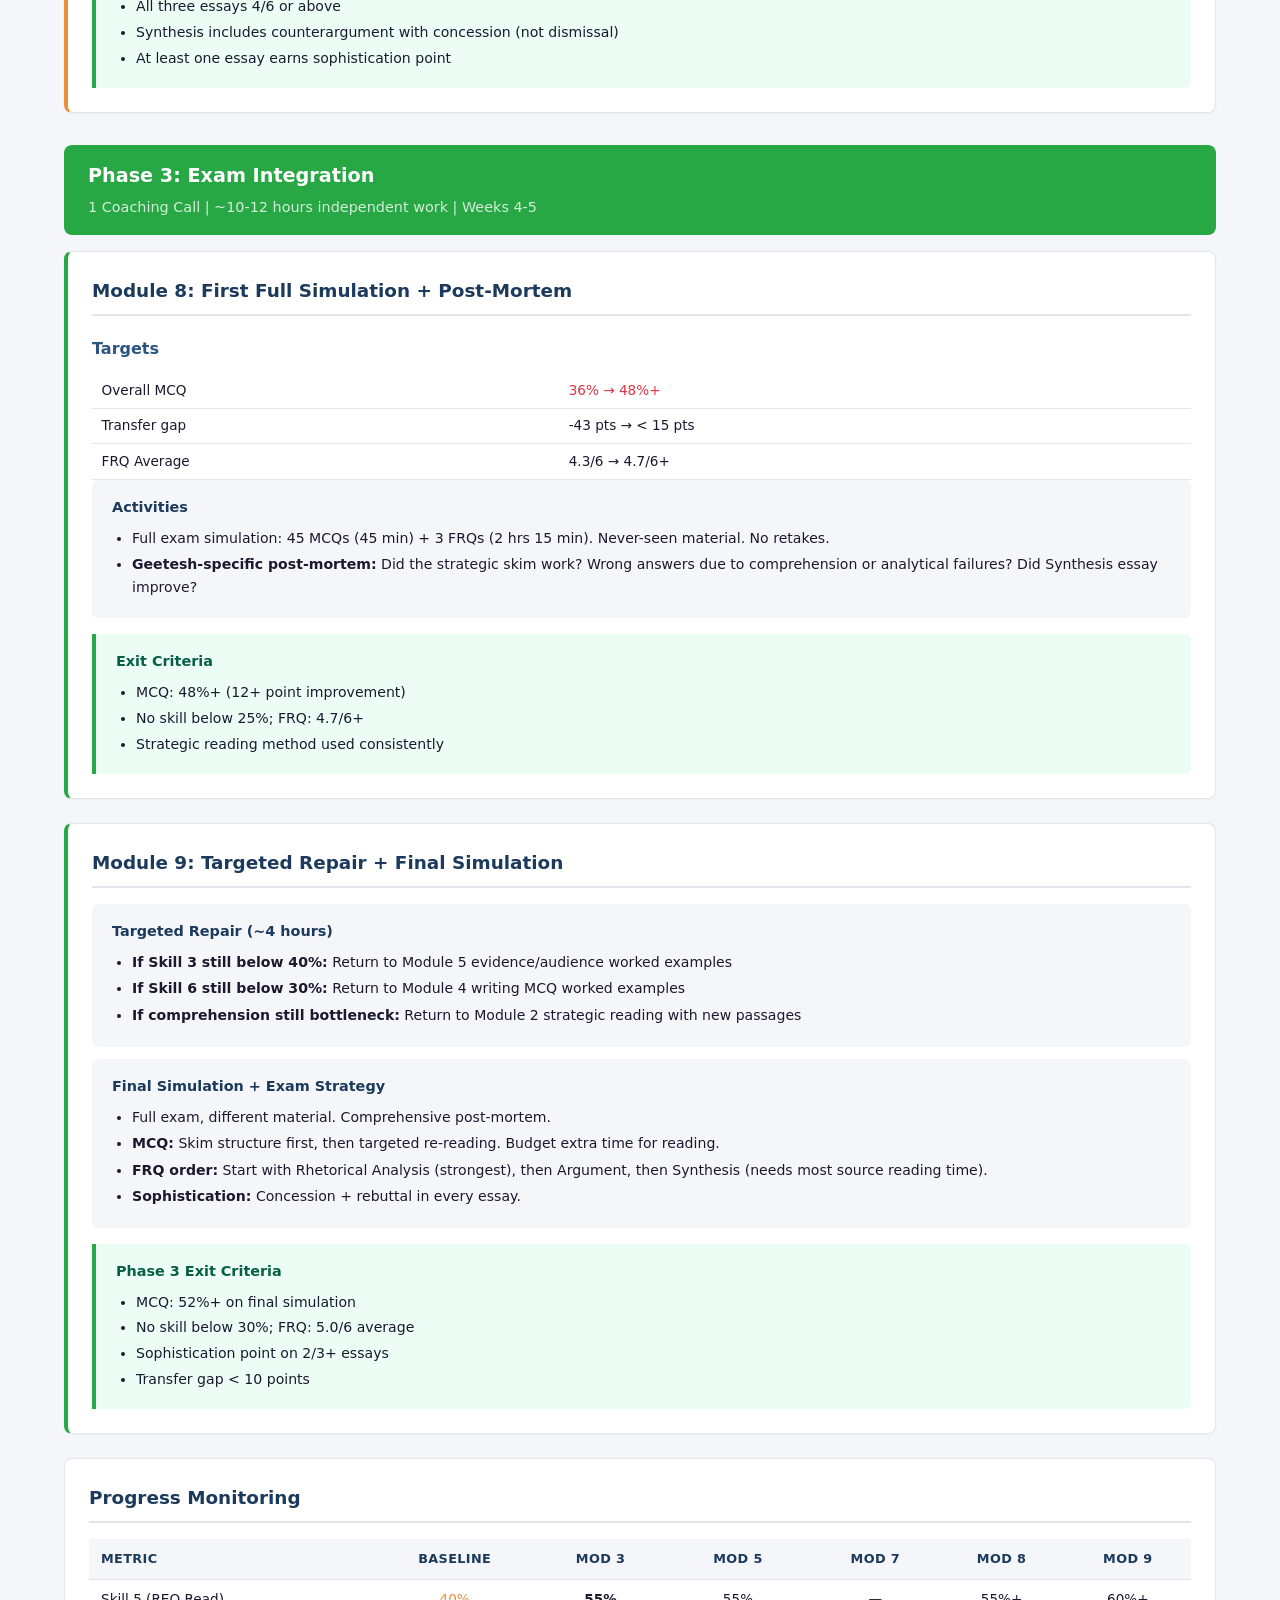
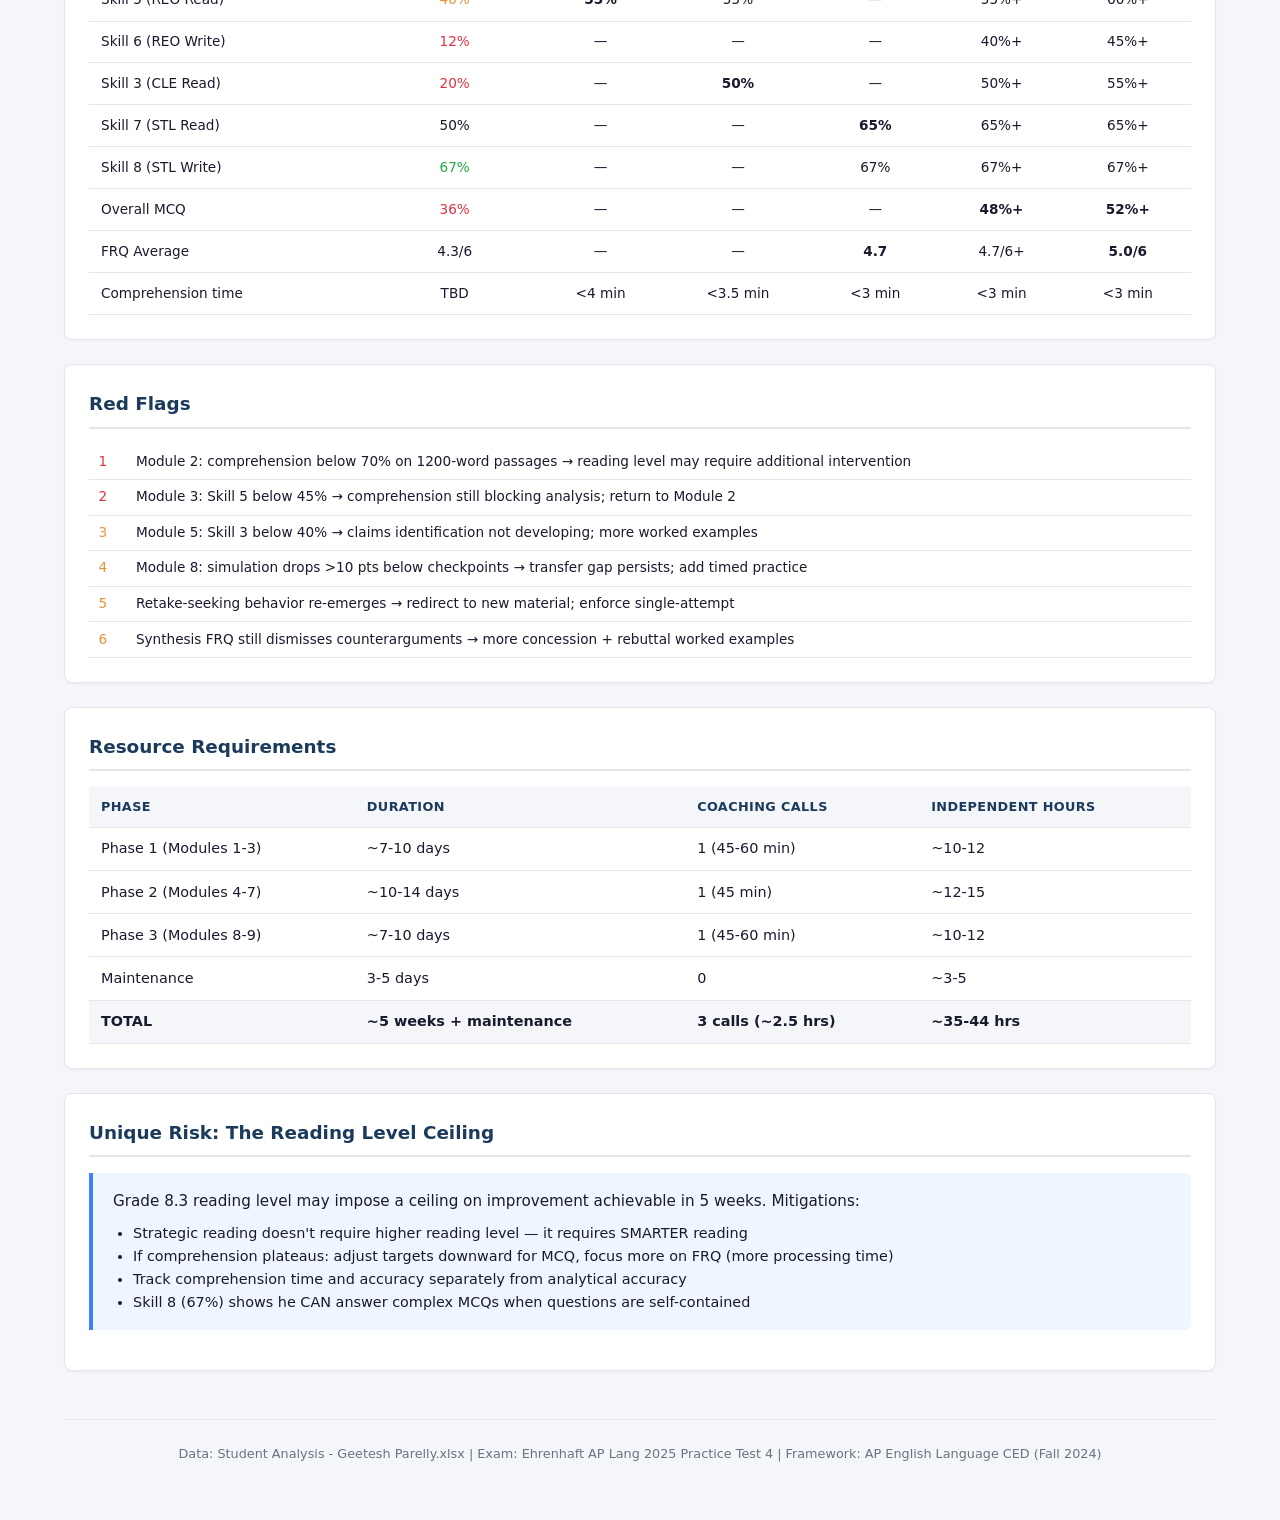
<file: geetesh-remediation.html>
<!DOCTYPE html>
<html lang="en">
<head>
  <meta charset="UTF-8">
  <meta name="viewport" content="width=device-width, initial-scale=1.0">
  <title>Geetesh Parelly - Optional Remediation Course</title>
  <link rel="stylesheet" href="styles.css">
  <style>
    .module-card { border-left: 4px solid var(--navy-light); margin-bottom: 1.5rem; }
    .module-card.phase-1 { border-left-color: #6f42c1; }
    .module-card.phase-2 { border-left-color: var(--accent); }
    .module-card.phase-3 { border-left-color: var(--strong); }
    .phase-header { background: var(--navy); color: white; padding: 1rem 1.5rem; border-radius: 8px; margin: 2rem 0 1rem; }
    .phase-header h2 { color: white; border: none; margin: 0; padding: 0; font-size: 1.2rem; }
    .phase-header p { color: rgba(255,255,255,0.8); margin: 0.25rem 0 0; font-size: 0.9rem; }
    .step-block { background: var(--bg); border-radius: 6px; padding: 1rem 1.25rem; margin-bottom: 0.75rem; }
    .step-block h4 { color: var(--navy); margin-bottom: 0.5rem; font-size: 0.9rem; }
    .step-block p, .step-block ul { font-size: 0.88rem; }
    .step-block ul { margin-left: 1.25rem; }
    .step-block li { margin-bottom: 0.25rem; }
    .back-link { display: inline-block; margin-bottom: 1rem; color: var(--navy-light); text-decoration: none; font-size: 0.9rem; }
    .back-link:hover { color: var(--navy); text-decoration: underline; }
    .exit-criteria { background: #ecfdf5; border-left: 4px solid var(--strong); padding: 1rem 1.25rem; border-radius: 0 6px 6px 0; margin-top: 1rem; }
    .exit-criteria h4 { color: #065f46; margin-bottom: 0.5rem; font-size: 0.9rem; }
    .exit-criteria ul { margin-left: 1.25rem; font-size: 0.88rem; }
    .exit-criteria li { margin-bottom: 0.2rem; }
    blockquote { border-left: 3px solid var(--border); padding: 0.5rem 1rem; margin: 0.5rem 0; font-style: italic; color: var(--text-muted); font-size: 0.88rem; }
    .unique-module { background: #eff6ff; border-left: 4px solid #3b82f6; padding: 0.75rem 1rem; border-radius: 0 6px 6px 0; margin-bottom: 1rem; font-size: 0.88rem; }
  </style>
</head>
<body>

<nav class="topnav">
  <div class="topnav-inner">
    <div class="topnav-brand">AP Lang Revision<small>Dashboard</small></div>
    <ul class="topnav-links">
      <li><a href="index.html">Overview</a></li>
      <li><a href="sara-beth.html">Sara Beth Way <span class="badge badge-remediation">Remediation</span></a></li>
      <li><a href="ella.html">Ella Gremont <span class="badge badge-emergency">Emergency</span></a></li>
      <li><a href="geetesh.html" class="active">Geetesh Parelly <span class="badge badge-emergency">Emergency</span></a></li>
      <li><a href="jeremy.html">Jeremy Wang <span class="badge badge-emergency">Emergency</span></a></li>
      <li><a href="mental-models.html">Mental Models <span class="badge badge-remediation">Course</span></a></li>
    </ul>
  </div>
</nav>

<div class="main">

  <a href="geetesh.html" class="back-link">&larr; Back to Geetesh's Dashboard</a>

  <div class="page-header">
    <h1>Optional Remediation Course: Geetesh Parelly</h1>
    <p class="subtitle">Target: Score 3 &rarr; Score 3-4 | 9 Modules | ~5 weeks active + 1 week maintenance</p>
  </div>

  <!-- Root Cause + Framework -->
  <div class="grid-2">
    <div class="card">
      <h2>Root Cause</h2>
      <div class="root-cause">
        Geetesh's Grade 8.3 reading level prevents him from parsing exam-length argumentative prose (~1200 words) fluently enough to perform the analytical reading the AP exam requires, even though he can write effective analysis when given time (5/6 Rhetorical Analysis FRQ, 67% on Style Writing MCQs).
      </div>
    </div>
    <div class="card">
      <h2>Design Principles</h2>
      <table class="table-sm">
        <tr><td><strong>Comprehension before analysis</strong></td><td>Every module begins with Step 0: passage comprehension check.</td></tr>
        <tr><td><strong>Graduated passage complexity</strong></td><td>Start at ~600 words, progress to exam-length (~1200 words).</td></tr>
        <tr><td><strong>Strategic reading instruction</strong></td><td>HOW to read complex passages (skim, first/last sentence, transitions).</td></tr>
        <tr><td><strong>No retakes</strong></td><td>+7.2% inflation indicates partial memorization. Single-attempt only.</td></tr>
        <tr><td><strong>Explain-your-reasoning</strong></td><td>Why correct is correct AND why each wrong answer fails.</td></tr>
        <tr><td><strong>Cumulative from Module 5</strong></td><td>Each practice set mixes current and prior module skills.</td></tr>
      </table>
    </div>
  </div>

  <!-- Course Overview -->
  <div class="card">
    <h2>Course Overview: 9 Modules in 3 Phases</h2>
    <table>
      <thead><tr><th>Phase</th><th>Modules</th><th>Duration</th><th>Focus</th><th>Coaching</th></tr></thead>
      <tbody>
        <tr><td><strong>Phase 1: Reading Foundation</strong></td><td>1-3</td><td>Week 1</td><td>Diagnostic, strategic reading, argument mapping</td><td>1 call</td></tr>
        <tr><td><strong>Phase 2: Framework Across Skills</strong></td><td>4-7</td><td>Weeks 2-3</td><td>REO writing, evidence/audience, style, essay writing</td><td>1 call</td></tr>
        <tr><td><strong>Phase 3: Exam Integration</strong></td><td>8-9</td><td>Weeks 4-5</td><td>Full simulations, targeted repair, exam strategy</td><td>1 call</td></tr>
        <tr><td><strong>Maintenance</strong></td><td>&mdash;</td><td>Exam Week</td><td>Light practice, reading strategy check</td><td>0</td></tr>
      </tbody>
    </table>
  </div>

  <!-- Skill Baselines -->
  <div class="card">
    <h2>Skill Baselines</h2>
    <div class="grid-2">
      <div>
        <div class="skill-bar-group">
          <div class="skill-bar-label"><span class="skill-name">Skill 8: Style (Write)</span><span class="skill-score">2/3 (67%) <span class="tag tag-strong">Anchor</span></span></div>
          <div class="skill-bar-track"><div class="skill-bar-fill bar-strong" style="width:67%">67%</div></div>
        </div>
        <div class="skill-bar-group">
          <div class="skill-bar-label"><span class="skill-name">Skill 7: Style (Read)</span><span class="skill-score">3/6 (50%) <span class="tag tag-adequate">Moderate</span></span></div>
          <div class="skill-bar-track"><div class="skill-bar-fill bar-adequate" style="width:50%">50%</div></div>
        </div>
        <div class="skill-bar-group">
          <div class="skill-bar-label"><span class="skill-name">Skill 4: Claims &amp; Evidence (Write)</span><span class="skill-score">3/7 (43%) <span class="tag tag-weak">Moderate</span></span></div>
          <div class="skill-bar-track"><div class="skill-bar-fill bar-weak" style="width:43%">43%</div></div>
        </div>
        <div class="skill-bar-group">
          <div class="skill-bar-label"><span class="skill-name">Skill 1: Rhet Situation (Read)</span><span class="skill-score">2/5 (40%) <span class="tag tag-weak">Transfer Gap</span></span></div>
          <div class="skill-bar-track"><div class="skill-bar-fill bar-weak" style="width:40%">40%</div></div>
        </div>
      </div>
      <div>
        <div class="skill-bar-group">
          <div class="skill-bar-label"><span class="skill-name">Skill 5: Reasoning &amp; Org (Read)</span><span class="skill-score">4/10 (40%) <span class="tag tag-weak">Chronic</span></span></div>
          <div class="skill-bar-track"><div class="skill-bar-fill bar-weak" style="width:40%">40%</div></div>
        </div>
        <div class="skill-bar-group">
          <div class="skill-bar-label"><span class="skill-name">Skill 3: Claims &amp; Evidence (Read)</span><span class="skill-score">1/5 (20%) <span class="tag tag-critical">Chronic</span></span></div>
          <div class="skill-bar-track"><div class="skill-bar-fill bar-critical" style="width:20%">20%</div></div>
        </div>
        <div class="skill-bar-group">
          <div class="skill-bar-label"><span class="skill-name">Skill 6: Reasoning &amp; Org (Write)</span><span class="skill-score">1/8 (12%) <span class="tag tag-critical">Chronic</span></span></div>
          <div class="skill-bar-track"><div class="skill-bar-fill bar-critical" style="width:12%">12%</div></div>
        </div>
      </div>
    </div>
  </div>

  <!-- PHASE 1 -->
  <div class="phase-header" style="background:#6f42c1;">
    <h2>Phase 1: Building the Reading Foundation</h2>
    <p>1 Coaching Call | ~10-12 hours independent work | Week 1</p>
  </div>

  <!-- Module 1 -->
  <div class="card module-card phase-1">
    <h2>Module 1: Diagnostic</h2>
    <p style="font-size:0.9rem;margin-bottom:1rem;">Establish baselines across comprehension, analysis, and speed. Determine how much of Geetesh's exam failure is comprehension vs. analysis.</p>

    <div class="step-block">
      <h4>Part 1: Comprehension Baseline</h4>
      <ul>
        <li>Read unseen ~800 word passage (timed): summarize, identify thesis, name paragraph topics</li>
        <li>Repeat with ~1200 word exam-level passage. Compare: does comprehension drop with length?</li>
      </ul>
    </div>
    <div class="step-block">
      <h4>Part 2: Analytical Baseline</h4>
      <p>Using the 800-word passage: describe paragraph FUNCTIONS (not content), identify evidence + explain WHY author chose it, identify style choice + EFFECT, identify clause types (grammar baseline).</p>
    </div>
    <div class="step-block">
      <h4>Part 3: MCQ Baseline</h4>
      <p>10 MCQs on the 800-word passage. Timed at exam pace. Mix of skills and reading/writing types.</p>
    </div>
  </div>

  <!-- Module 2 (UNIQUE) -->
  <div class="card module-card phase-1">
    <h2>Module 2: Strategic Reading</h2>
    <div class="unique-module">
      <strong>Geetesh-Specific Module:</strong> This module has NO equivalent in the other remediation courses. Geetesh's Grade 8.3 reading level means passage comprehension is the barrier. He can analyze what he can comprehend &mdash; but exam passages exceed his comfortable reading level.
    </div>

    <h3>Skill Targets</h3>
    <table class="table-sm">
      <tr><td>Passage comprehension (1200 words)</td><td>TBD &rarr; 80%+</td></tr>
      <tr><td>Structural skim time (1200 words)</td><td>TBD &rarr; &lt; 4 minutes</td></tr>
      <tr><td>Thesis identification</td><td>TBD &rarr; 90%+ accuracy</td></tr>
    </table>

    <div class="step-block">
      <h4>Step 1: Worked Example (Coaching Call #1, 45 min)</h4>
      <p>Model strategic reading on an exam-length passage:</p>
      <ul>
        <li><strong>First/last sentence method (1 min):</strong> Read the first and last sentence of EVERY paragraph. These are where authors state their points and transition.</li>
        <li><strong>Skeleton map (30 sec):</strong> From first/last sentences alone, sketch the argument: P1: Problem setup. P2: Thesis. P3-4: Evidence. P5: Counterargument. P6: Rebuttal. P7: Broader implication.</li>
        <li><strong>Thesis confirmation (30 sec):</strong> Re-read the thesis paragraph fully to confirm.</li>
      </ul>
      <blockquote>"I've spent 2 minutes. I haven't read most of the passage in detail. But I know the thesis, paragraph functions, where the counterargument is, and how the conclusion relates. This skeleton answers ~60% of MCQs."</blockquote>
    </div>
    <div class="step-block">
      <h4>Step 2: Guided Practice (~3 hours)</h4>
      <p>5 passages of increasing length and complexity:</p>
      <ul>
        <li>Passage A: ~600 words | Passage B: ~800 words | Passage C: ~900 words | Passage D: ~1000 words | Passage E: ~1200 words</li>
        <li>Each: skim + comprehension check + 3-5 MCQs. Track skim time and accuracy.</li>
      </ul>
    </div>
    <div class="step-block">
      <h4>Steps 3-4: Independent Practice + Assessment</h4>
      <p>3 exam-length passages: strategic skim (max 4 min), write thesis/functions/argument type, 5 MCQs each. Then 3 new passages timed at exam pace (15 MCQs total).</p>
    </div>

    <div class="exit-criteria">
      <h4>Exit Criteria</h4>
      <ul>
        <li>Thesis + paragraph functions of a 1200-word passage in under 4 minutes</li>
        <li>80%+ on comprehension checks</li>
        <li>50%+ on Skill 1 MCQs (from 40%)</li>
        <li><strong>If NOT met:</strong> repeat with new passages before proceeding</li>
      </ul>
    </div>
  </div>

  <!-- Module 3 -->
  <div class="card module-card phase-1">
    <h2>Module 3: How Arguments Are Built (Worked Examples)</h2>
    <p style="font-size:0.9rem;margin-bottom:1rem;">Trace argument structure: paragraph functions, inter-paragraph dependencies, methods of development. Same core as Sara Beth's Module 2, but always begins with comprehension check and strategic skim.</p>

    <h3>Skill Targets</h3>
    <table class="table-sm">
      <tr><td>Skill 5: REO Reading</td><td style="color:var(--weak)">40% &rarr; 55%+</td></tr>
      <tr><td>Topics 3.1, 3.3, 5.2</td><td style="color:var(--critical)">~0% &rarr; 50%+</td></tr>
    </table>

    <div class="step-block">
      <h4>Activities</h4>
      <ul>
        <li><strong>Step 0:</strong> Comprehension check on every passage before analysis begins</li>
        <li><strong>Worked Example:</strong> Walk through ~800 word passage naming every paragraph's JOB, method of development, transitional logic. Draw argument map.</li>
        <li><strong>Guided Practice:</strong> 3 passages with decreasing scaffolding (thesis given &rarr; nothing given)</li>
        <li><strong>Independent Practice:</strong> 3 passages (~800-1000 words), full argument maps</li>
        <li><strong>Assessment:</strong> 10 Skill 5 MCQs, timed, single attempt, explain-your-reasoning</li>
      </ul>
    </div>

    <div class="exit-criteria">
      <h4>Exit Criteria</h4>
      <ul>
        <li>55%+ on Skill 5 assessment (from 40%)</li>
        <li>Argument maps use function-level language, not content-level</li>
        <li>Comprehension check passes on every passage</li>
      </ul>
    </div>
  </div>

  <!-- PHASE 2 -->
  <div class="phase-header" style="background:var(--accent);">
    <h2>Phase 2: Applying the Framework Across Skills</h2>
    <p>1 Coaching Call | ~12-15 hours independent work | Weeks 2-3</p>
  </div>

  <!-- Module 4 -->
  <div class="card module-card phase-2">
    <h2>Module 4: Scaffolding Removed + REO Writing</h2>
    <p style="font-size:0.9rem;margin-bottom:1rem;">Full analytical move on unseen passages at exam pace, focusing on Skill 6 (REO Writing) &mdash; his worst skill at 12%.</p>

    <h3>Skill Targets</h3>
    <table class="table-sm">
      <tr><td>Skill 5: REO Reading</td><td>55%+ maintained</td></tr>
      <tr><td>Skill 6: REO Writing</td><td style="color:var(--critical)">12% &rarr; 40%+</td></tr>
    </table>

    <div class="step-block">
      <h4>Activities</h4>
      <ul>
        <li>Worked example: "writing" MCQs for Skill 6 (transition, addition, revision questions)</li>
        <li>Disordered-paragraph exercise: reconstruct correct paragraph order (tests FUNCTION knowledge)</li>
        <li>15 Skills 5/6 MCQs (including 6+ writing-type), timed, single attempt</li>
      </ul>
    </div>

    <div class="exit-criteria">
      <h4>Exit Criteria</h4>
      <ul>
        <li>50%+ on checkpoint overall; Skill 6 writing MCQs: 40%+ (from 12%)</li>
        <li>If NOT met: repeat with new passages. Do NOT advance.</li>
      </ul>
    </div>
  </div>

  <!-- Module 5 -->
  <div class="card module-card phase-2">
    <h2>Module 5: Evidence, Audience, and Claims</h2>
    <p style="font-size:0.9rem;margin-bottom:1rem;">Apply STRUCTURE &rarr; FUNCTION &rarr; EFFECT to evidence/audience: WHAT evidence, HOW it supports the claim for THIS audience, WHY it's strategic.</p>

    <h3>Skill Targets</h3>
    <table class="table-sm">
      <tr><td>Skill 3: CLE Reading</td><td style="color:var(--critical)">20% &rarr; 50%+</td></tr>
      <tr><td>Skill 4: CLE Writing</td><td>43% &rarr; 50%+</td></tr>
      <tr><td>Course: Relating to Audience</td><td>62.5% &rarr; 80%+</td></tr>
      <tr><td>Course: Source Materials</td><td>62.5% &rarr; 80%+</td></tr>
    </table>

    <div class="step-block">
      <h4>Activities</h4>
      <ul>
        <li><strong>Worked Example (Coaching Call #2):</strong> Model evidence analysis &mdash; "The author uses a GOVERNMENT STATISTIC (structure) to GROUND an emotional argument in data (function) because the audience is POLICY SKEPTICS (effect)."</li>
        <li><strong>Audience comparison:</strong> 2 passages on same topic for different audiences</li>
        <li><strong>Source evaluation:</strong> 6 sources for Synthesis Essay simulation</li>
        <li><strong>Modes of persuasion drill:</strong> 5 short passages, identify appeal, cite evidence, explain</li>
        <li><strong>Assessment:</strong> 15 MCQs (10 Skills 3/4 + 5 cumulative Skill 5/6)</li>
      </ul>
    </div>

    <div class="exit-criteria">
      <h4>Exit Criteria</h4>
      <ul>
        <li>50%+ on Skills 3/4 AND 55%+ maintained on Skills 5/6</li>
        <li>Evidence analysis uses all three levels (structure, function, effect)</li>
        <li>Describes audiences by values/beliefs, not demographics</li>
      </ul>
    </div>
  </div>

  <!-- Module 6 -->
  <div class="card module-card phase-2">
    <h2>Module 6: Style (Lighter Treatment)</h2>
    <p style="font-size:0.9rem;margin-bottom:1rem;">Geetesh's Skill 8 (67%) is his strongest exam skill. This module focuses on Skill 7 reading (50%) with light reinforcement of writing.</p>

    <h3>Skill Targets</h3>
    <table class="table-sm">
      <tr><td>Skill 7: STL Reading</td><td>50% &rarr; 65%+</td></tr>
      <tr><td>Skill 8: STL Writing</td><td style="color:var(--strong)">67% &rarr; 67%+ (maintain)</td></tr>
    </table>

    <div class="step-block">
      <h4>Activities</h4>
      <ul>
        <li>Tone shift mapping, syntax analysis, sentence length variation</li>
        <li>Connect to Rhetorical Analysis FRQ strength (5/6)</li>
        <li>15 precise tone words in context</li>
        <li>Assessment: 15 MCQs (8 Skills 7/8 + 7 cumulative)</li>
      </ul>
    </div>

    <div class="exit-criteria">
      <h4>Exit Criteria</h4>
      <ul>
        <li>65%+ on Skill 7; 67%+ maintained on Skill 8</li>
        <li>Style analysis uses STRUCTURE &rarr; FUNCTION &rarr; EFFECT</li>
      </ul>
    </div>
  </div>

  <!-- Module 7 -->
  <div class="card module-card phase-2">
    <h2>Module 7: Writing Bridge &mdash; All Three Essay Types</h2>
    <p style="font-size:0.9rem;margin-bottom:1rem;">Special focus on Synthesis Essay (weakest at 4/6) and specifically on <strong>engaging &mdash; not dismissing &mdash; counterarguments</strong>.</p>

    <h3>Skill Targets</h3>
    <table class="table-sm">
      <tr><td>Synthesis FRQ</td><td>4/6 &rarr; 5/6</td></tr>
      <tr><td>Argument FRQ</td><td>4/6 &rarr; 5/6</td></tr>
      <tr><td>Rhetorical Analysis FRQ</td><td style="color:var(--strong)">5/6 maintained</td></tr>
      <tr><td>Sophistication points</td><td>1/3 &rarr; 2/3</td></tr>
    </table>

    <div class="step-block">
      <h4>Activities</h4>
      <ul>
        <li><strong>Counterargument fix:</strong> "In your exam essay, you DISMISSED the counterargument. Here's how to ENGAGE it: concession before rebuttal earns the sophistication point."</li>
        <li>Timed essays: Synthesis (40 min), Rhetorical Analysis (40 min), Argument (40 min)</li>
        <li>Self-score all three against AP rubric</li>
        <li>Comparative analysis: 4/6 vs. 6/6 sample essays</li>
      </ul>
    </div>

    <div class="exit-criteria">
      <h4>Exit Criteria</h4>
      <ul>
        <li>All three essays 4/6 or above</li>
        <li>Synthesis includes counterargument with concession (not dismissal)</li>
        <li>At least one essay earns sophistication point</li>
      </ul>
    </div>
  </div>

  <!-- PHASE 3 -->
  <div class="phase-header" style="background:var(--strong);">
    <h2>Phase 3: Exam Integration</h2>
    <p>1 Coaching Call | ~10-12 hours independent work | Weeks 4-5</p>
  </div>

  <!-- Module 8 -->
  <div class="card module-card phase-3">
    <h2>Module 8: First Full Simulation + Post-Mortem</h2>

    <h3>Targets</h3>
    <table class="table-sm">
      <tr><td>Overall MCQ</td><td style="color:var(--critical)">36% &rarr; 48%+</td></tr>
      <tr><td>Transfer gap</td><td>-43 pts &rarr; &lt; 15 pts</td></tr>
      <tr><td>FRQ Average</td><td>4.3/6 &rarr; 4.7/6+</td></tr>
    </table>

    <div class="step-block">
      <h4>Activities</h4>
      <ul>
        <li>Full exam simulation: 45 MCQs (45 min) + 3 FRQs (2 hrs 15 min). Never-seen material. No retakes.</li>
        <li><strong>Geetesh-specific post-mortem:</strong> Did the strategic skim work? Wrong answers due to comprehension or analytical failures? Did Synthesis essay improve?</li>
      </ul>
    </div>

    <div class="exit-criteria">
      <h4>Exit Criteria</h4>
      <ul>
        <li>MCQ: 48%+ (12+ point improvement)</li>
        <li>No skill below 25%; FRQ: 4.7/6+</li>
        <li>Strategic reading method used consistently</li>
      </ul>
    </div>
  </div>

  <!-- Module 9 -->
  <div class="card module-card phase-3">
    <h2>Module 9: Targeted Repair + Final Simulation</h2>

    <div class="step-block">
      <h4>Targeted Repair (~4 hours)</h4>
      <ul>
        <li><strong>If Skill 3 still below 40%:</strong> Return to Module 5 evidence/audience worked examples</li>
        <li><strong>If Skill 6 still below 30%:</strong> Return to Module 4 writing MCQ worked examples</li>
        <li><strong>If comprehension still bottleneck:</strong> Return to Module 2 strategic reading with new passages</li>
      </ul>
    </div>
    <div class="step-block">
      <h4>Final Simulation + Exam Strategy</h4>
      <ul>
        <li>Full exam, different material. Comprehensive post-mortem.</li>
        <li><strong>MCQ:</strong> Skim structure first, then targeted re-reading. Budget extra time for reading.</li>
        <li><strong>FRQ order:</strong> Start with Rhetorical Analysis (strongest), then Argument, then Synthesis (needs most source reading time).</li>
        <li><strong>Sophistication:</strong> Concession + rebuttal in every essay.</li>
      </ul>
    </div>

    <div class="exit-criteria">
      <h4>Phase 3 Exit Criteria</h4>
      <ul>
        <li>MCQ: 52%+ on final simulation</li>
        <li>No skill below 30%; FRQ: 5.0/6 average</li>
        <li>Sophistication point on 2/3+ essays</li>
        <li>Transfer gap &lt; 10 points</li>
      </ul>
    </div>
  </div>

  <!-- Progress Monitoring -->
  <div class="card">
    <h2>Progress Monitoring</h2>
    <table class="trajectory-table">
      <thead><tr><th>Metric</th><th>Baseline</th><th>Mod 3</th><th>Mod 5</th><th>Mod 7</th><th>Mod 8</th><th>Mod 9</th></tr></thead>
      <tbody>
        <tr><td>Skill 5 (REO Read)</td><td style="color:var(--weak)">40%</td><td><strong>55%</strong></td><td>55%</td><td>&mdash;</td><td>55%+</td><td>60%+</td></tr>
        <tr><td>Skill 6 (REO Write)</td><td style="color:var(--critical)">12%</td><td>&mdash;</td><td>&mdash;</td><td>&mdash;</td><td>40%+</td><td>45%+</td></tr>
        <tr><td>Skill 3 (CLE Read)</td><td style="color:var(--critical)">20%</td><td>&mdash;</td><td><strong>50%</strong></td><td>&mdash;</td><td>50%+</td><td>55%+</td></tr>
        <tr><td>Skill 7 (STL Read)</td><td>50%</td><td>&mdash;</td><td>&mdash;</td><td><strong>65%</strong></td><td>65%+</td><td>65%+</td></tr>
        <tr><td>Skill 8 (STL Write)</td><td style="color:var(--strong)">67%</td><td>&mdash;</td><td>&mdash;</td><td>67%</td><td>67%+</td><td>67%+</td></tr>
        <tr><td>Overall MCQ</td><td style="color:var(--critical)">36%</td><td>&mdash;</td><td>&mdash;</td><td>&mdash;</td><td><strong>48%+</strong></td><td><strong>52%+</strong></td></tr>
        <tr><td>FRQ Average</td><td>4.3/6</td><td>&mdash;</td><td>&mdash;</td><td><strong>4.7</strong></td><td>4.7/6+</td><td><strong>5.0/6</strong></td></tr>
        <tr><td>Comprehension time</td><td>TBD</td><td>&lt;4 min</td><td>&lt;3.5 min</td><td>&lt;3 min</td><td>&lt;3 min</td><td>&lt;3 min</td></tr>
      </tbody>
    </table>
  </div>

  <!-- Red Flags -->
  <div class="card">
    <h2>Red Flags</h2>
    <table class="table-sm">
      <tr><td style="color:var(--critical)">1</td><td>Module 2: comprehension below 70% on 1200-word passages &rarr; reading level may require additional intervention</td></tr>
      <tr><td style="color:var(--critical)">2</td><td>Module 3: Skill 5 below 45% &rarr; comprehension still blocking analysis; return to Module 2</td></tr>
      <tr><td style="color:var(--weak)">3</td><td>Module 5: Skill 3 below 40% &rarr; claims identification not developing; more worked examples</td></tr>
      <tr><td style="color:var(--weak)">4</td><td>Module 8: simulation drops &gt;10 pts below checkpoints &rarr; transfer gap persists; add timed practice</td></tr>
      <tr><td style="color:var(--weak)">5</td><td>Retake-seeking behavior re-emerges &rarr; redirect to new material; enforce single-attempt</td></tr>
      <tr><td style="color:var(--weak)">6</td><td>Synthesis FRQ still dismisses counterarguments &rarr; more concession + rebuttal worked examples</td></tr>
    </table>
  </div>

  <!-- Resource Requirements -->
  <div class="card">
    <h2>Resource Requirements</h2>
    <table>
      <thead><tr><th>Phase</th><th>Duration</th><th>Coaching Calls</th><th>Independent Hours</th></tr></thead>
      <tbody>
        <tr><td>Phase 1 (Modules 1-3)</td><td>~7-10 days</td><td>1 (45-60 min)</td><td>~10-12</td></tr>
        <tr><td>Phase 2 (Modules 4-7)</td><td>~10-14 days</td><td>1 (45 min)</td><td>~12-15</td></tr>
        <tr><td>Phase 3 (Modules 8-9)</td><td>~7-10 days</td><td>1 (45-60 min)</td><td>~10-12</td></tr>
        <tr><td>Maintenance</td><td>3-5 days</td><td>0</td><td>~3-5</td></tr>
        <tr style="font-weight:700;background:var(--bg);"><td>TOTAL</td><td>~5 weeks + maintenance</td><td>3 calls (~2.5 hrs)</td><td>~35-44 hrs</td></tr>
      </tbody>
    </table>
  </div>

  <!-- Unique Risk -->
  <div class="card">
    <h2>Unique Risk: The Reading Level Ceiling</h2>
    <div class="key-finding">
      Grade 8.3 reading level may impose a ceiling on improvement achievable in 5 weeks. Mitigations:
      <ul style="margin-top:0.5rem;margin-left:1.25rem;font-size:0.9rem;">
        <li>Strategic reading doesn't require higher reading level &mdash; it requires SMARTER reading</li>
        <li>If comprehension plateaus: adjust targets downward for MCQ, focus more on FRQ (more processing time)</li>
        <li>Track comprehension time and accuracy separately from analytical accuracy</li>
        <li>Skill 8 (67%) shows he CAN answer complex MCQs when questions are self-contained</li>
      </ul>
    </div>
  </div>

  <div class="footer">
    Data: Student Analysis - Geetesh Parelly.xlsx | Exam: Ehrenhaft AP Lang 2025 Practice Test 4 | Framework: AP English Language CED (Fall 2024)
  </div>

</div>
</body>
</html>
</file>
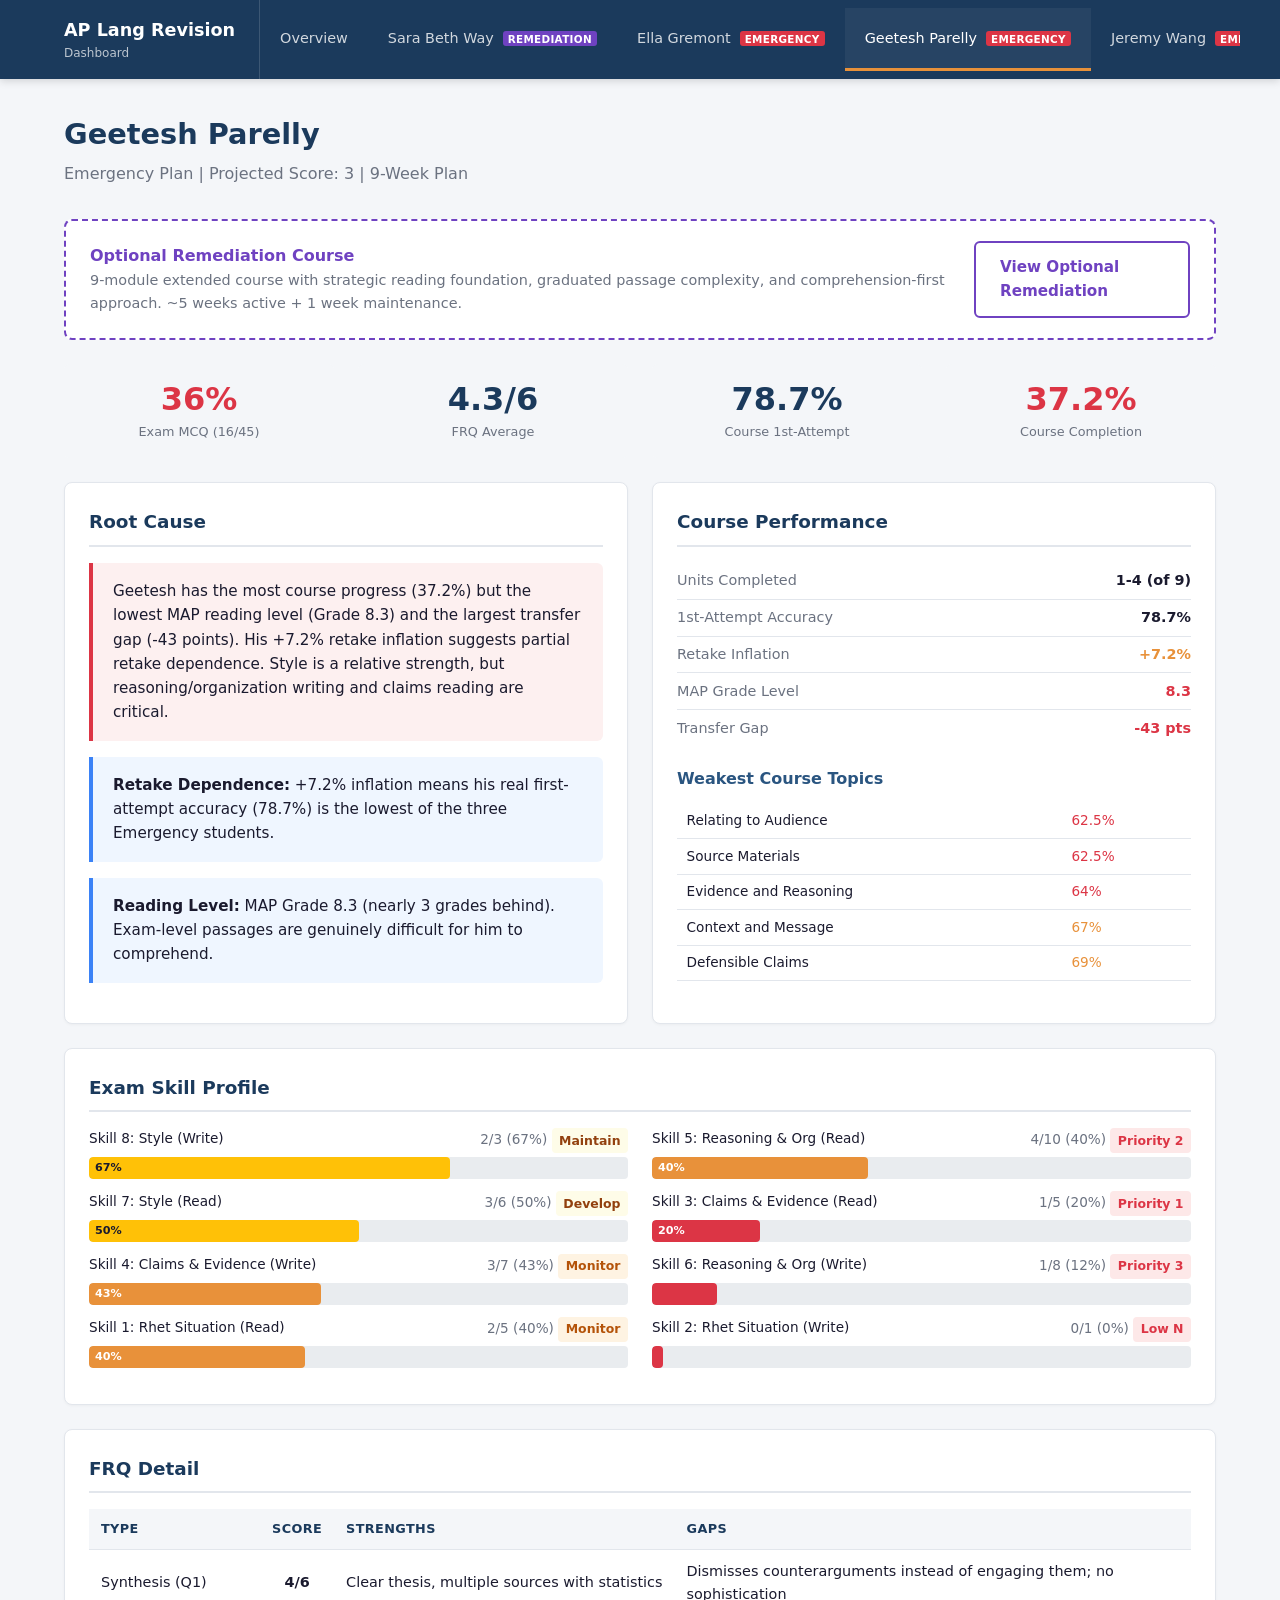
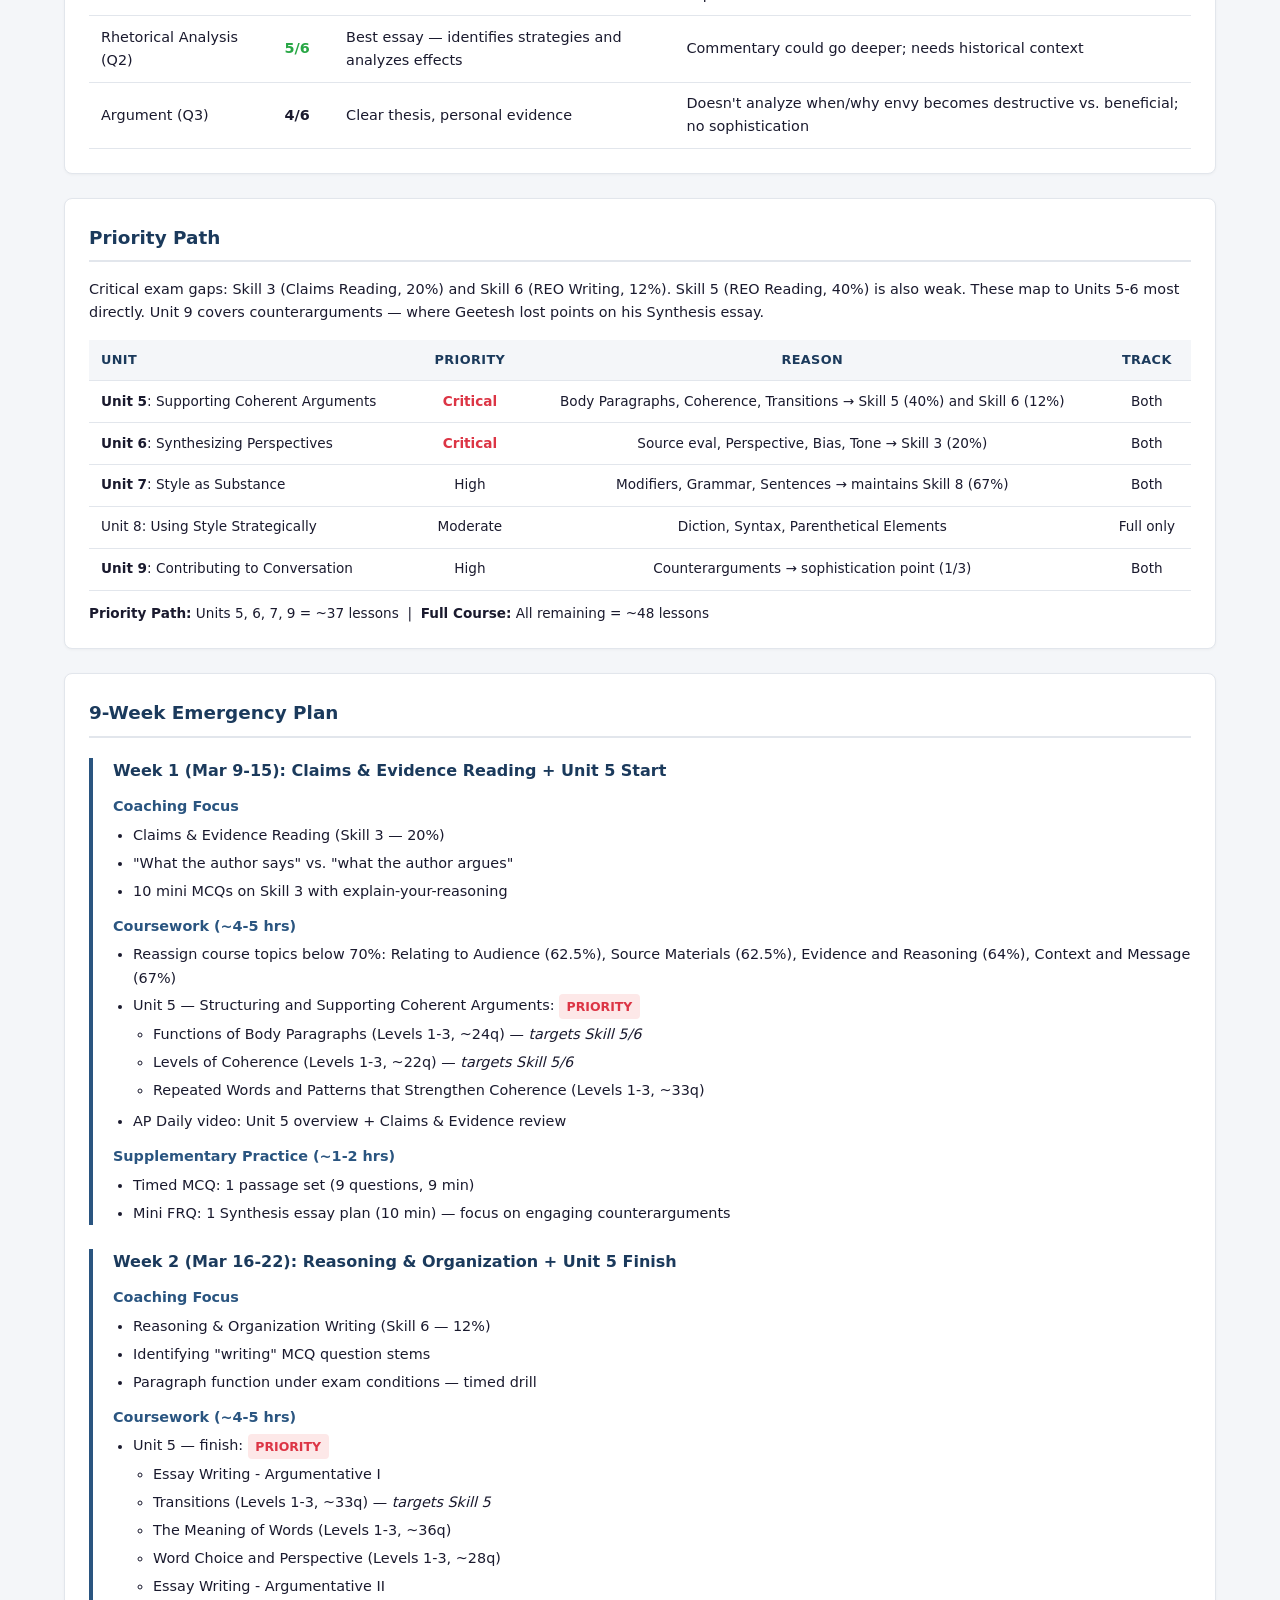
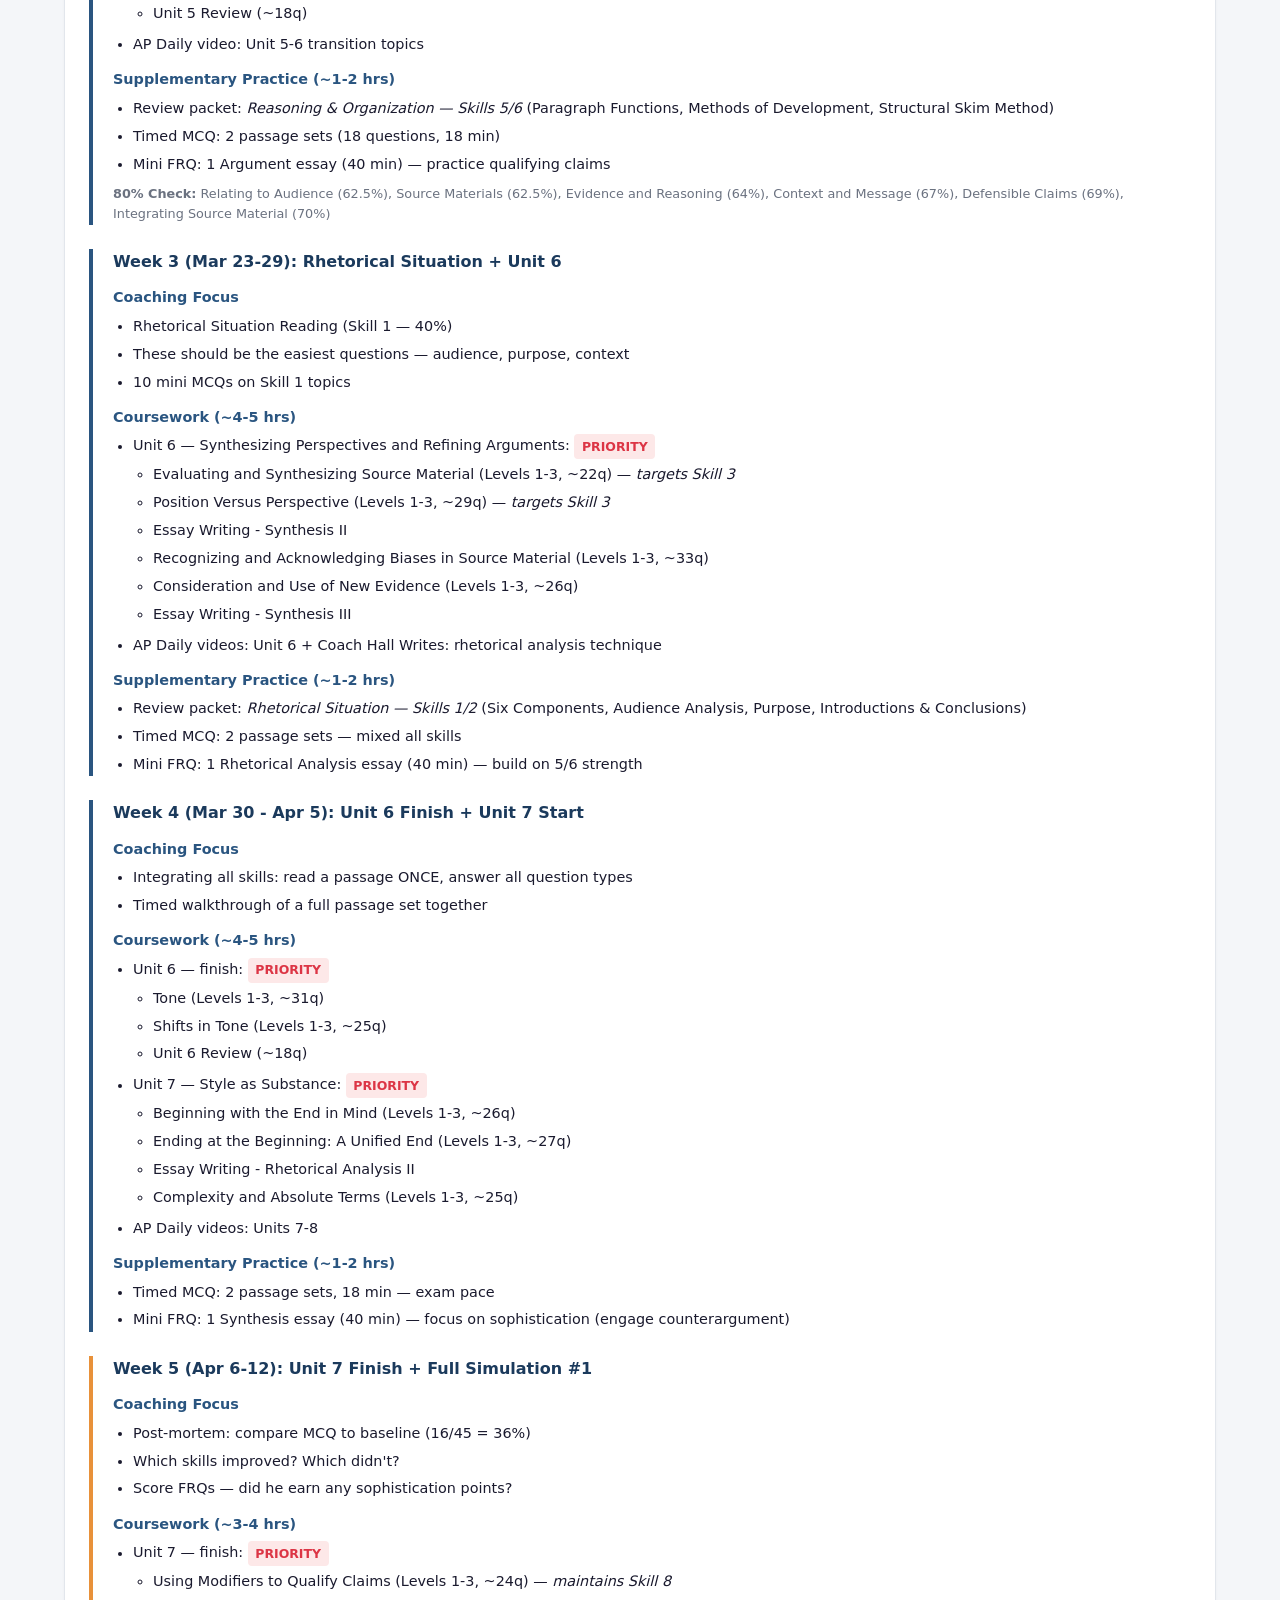
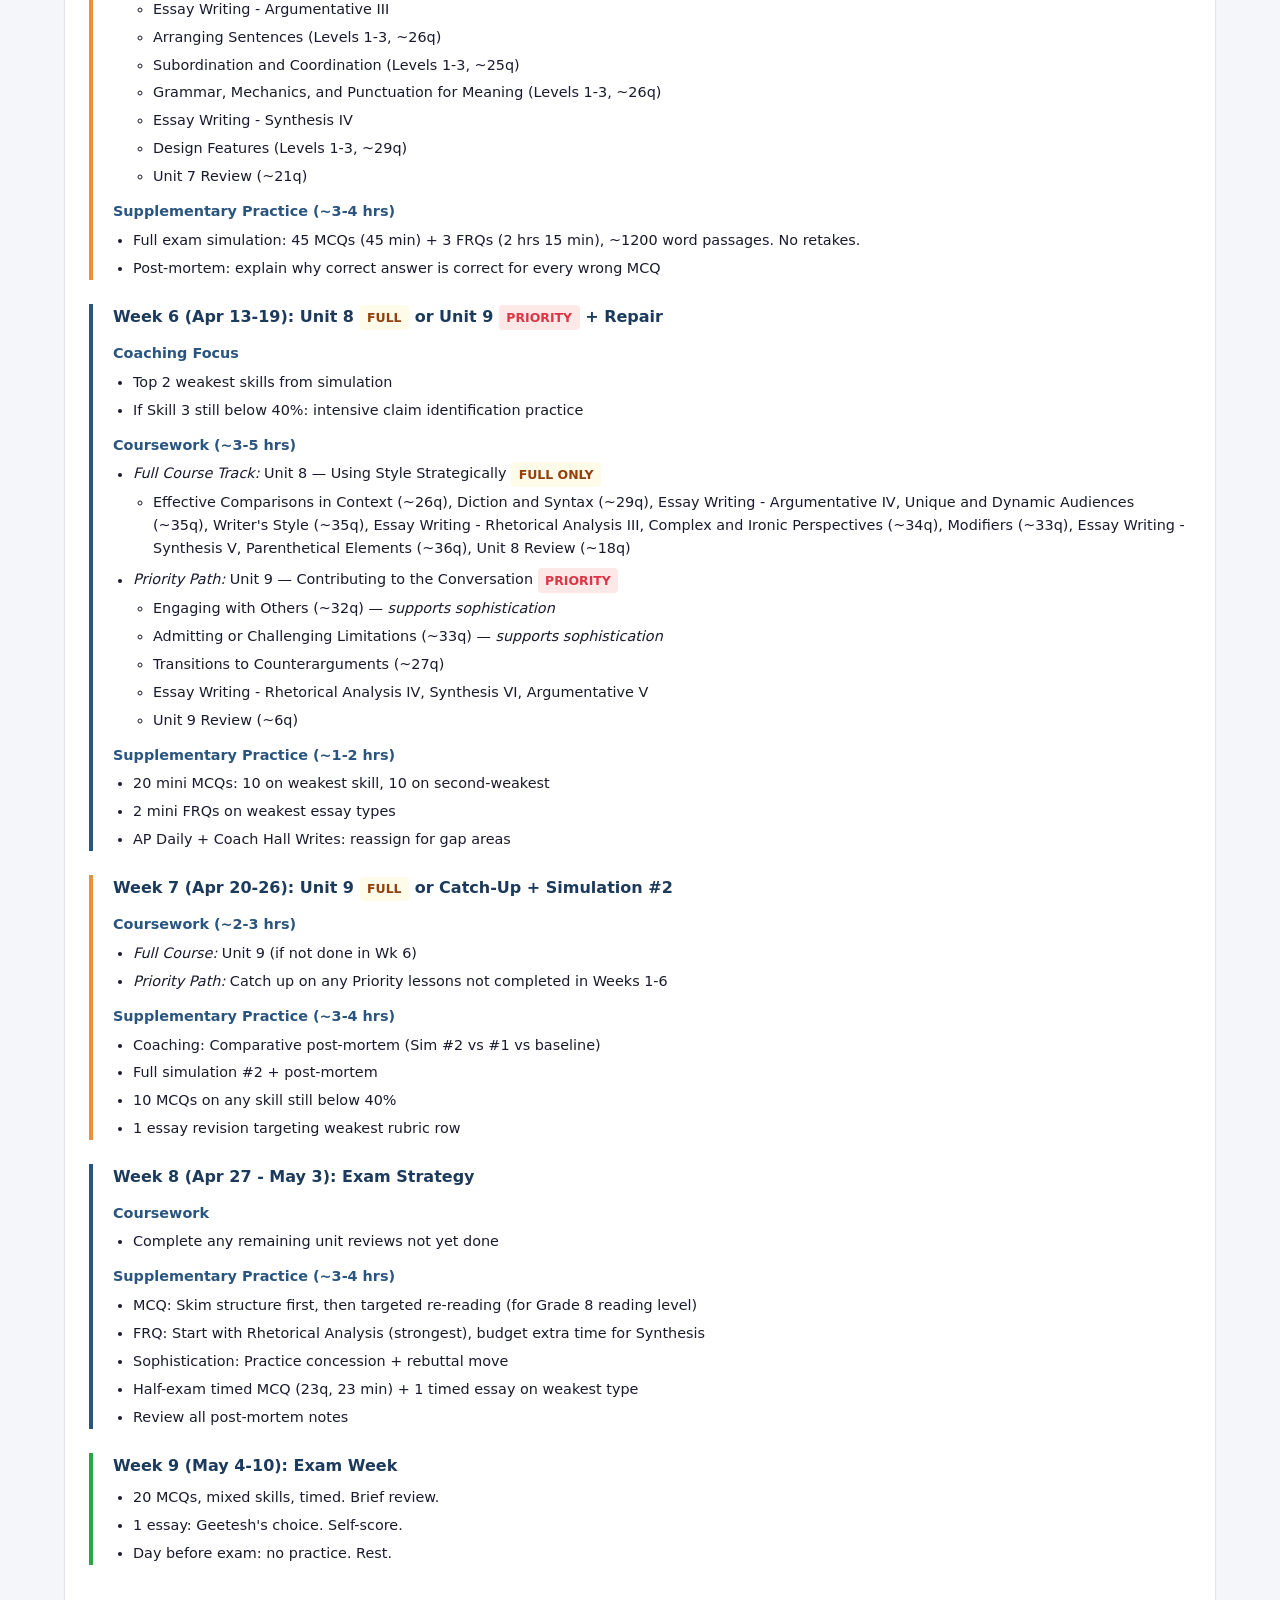
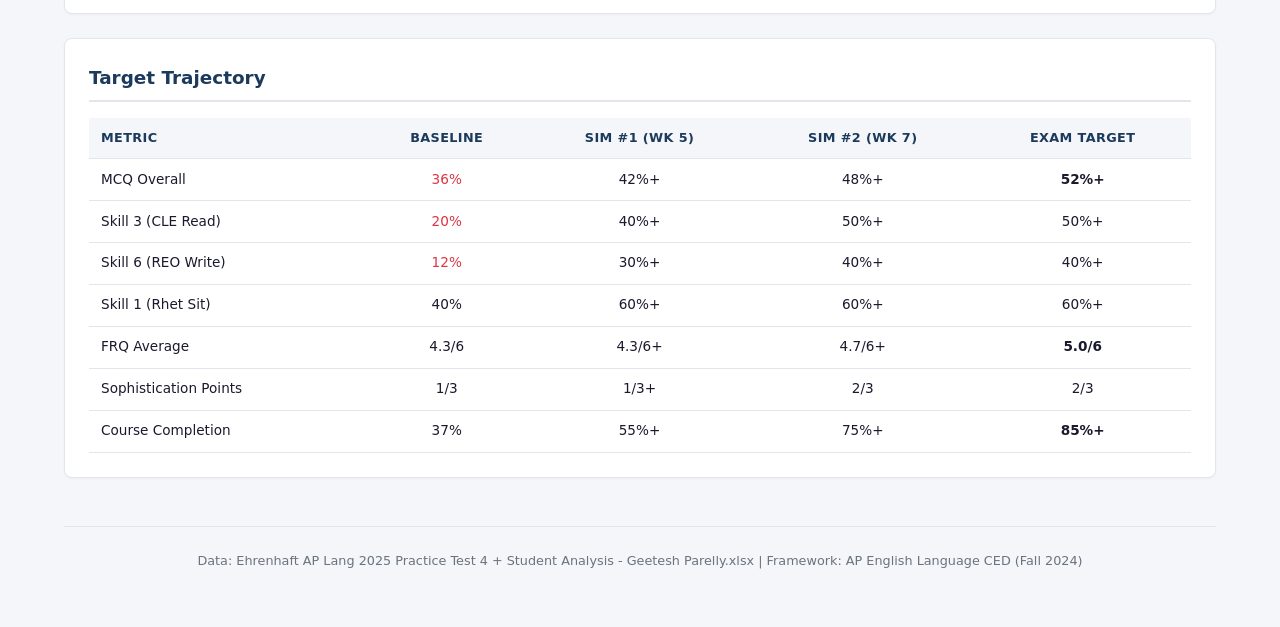
<file: geetesh.html>
<!DOCTYPE html>
<html lang="en">
<head>
  <meta charset="UTF-8">
  <meta name="viewport" content="width=device-width, initial-scale=1.0">
  <title>Geetesh Parelly - AP Lang Dashboard</title>
  <link rel="stylesheet" href="styles.css">
</head>
<body>

<nav class="topnav">
  <div class="topnav-inner">
    <div class="topnav-brand">AP Lang Revision<small>Dashboard</small></div>
    <ul class="topnav-links">
      <li><a href="index.html">Overview</a></li>
      <li><a href="sara-beth.html">Sara Beth Way <span class="badge badge-remediation">Remediation</span></a></li>
      <li><a href="ella.html">Ella Gremont <span class="badge badge-emergency">Emergency</span></a></li>
      <li><a href="geetesh.html" class="active">Geetesh Parelly <span class="badge badge-emergency">Emergency</span></a></li>
      <li><a href="jeremy.html">Jeremy Wang <span class="badge badge-emergency">Emergency</span></a></li>
      <li><a href="mental-models.html">Mental Models <span class="badge badge-remediation">Course</span></a></li>
    </ul>
  </div>
</nav>

<div class="main">

  <div class="page-header">
    <h1>Geetesh Parelly</h1>
    <p class="subtitle">Emergency Plan | Projected Score: 3 | 9-Week Plan</p>
  </div>

  <!-- Optional Remediation Course Link -->
  <div class="remediation-btn-card">
    <div>
      <strong>Optional Remediation Course</strong>
      <p>9-module extended course with strategic reading foundation, graduated passage complexity, and comprehension-first approach. ~5 weeks active + 1 week maintenance.</p>
    </div>
    <a href="geetesh-remediation.html" class="remediation-btn remediation-btn-optional">View Optional Remediation</a>
  </div>

  <!-- Key Metrics -->
  <div class="grid-4" style="margin-bottom:1.5rem;">
    <div class="stat-box">
      <div class="stat-number" style="color:var(--critical)">36%</div>
      <div class="stat-desc">Exam MCQ (16/45)</div>
    </div>
    <div class="stat-box">
      <div class="stat-number">4.3/6</div>
      <div class="stat-desc">FRQ Average</div>
    </div>
    <div class="stat-box">
      <div class="stat-number">78.7%</div>
      <div class="stat-desc">Course 1st-Attempt</div>
    </div>
    <div class="stat-box">
      <div class="stat-number" style="color:var(--critical)">37.2%</div>
      <div class="stat-desc">Course Completion</div>
    </div>
  </div>

  <div class="grid-2">
    <div class="card">
      <h2>Root Cause</h2>
      <div class="root-cause">
        Geetesh has the most course progress (37.2%) but the lowest MAP reading level (Grade 8.3) and the largest transfer gap (-43 points). His +7.2% retake inflation suggests partial retake dependence. Style is a relative strength, but reasoning/organization writing and claims reading are critical.
      </div>
      <div class="key-finding" style="margin-top:1rem;">
        <strong>Retake Dependence:</strong> +7.2% inflation means his real first-attempt accuracy (78.7%) is the lowest of the three Emergency students.
      </div>
      <div class="key-finding">
        <strong>Reading Level:</strong> MAP Grade 8.3 (nearly 3 grades behind). Exam-level passages are genuinely difficult for him to comprehend.
      </div>
    </div>

    <div class="card">
      <h2>Course Performance</h2>
      <div class="stat-row" style="display:flex;justify-content:space-between;padding:0.4rem 0;border-bottom:1px solid var(--border);font-size:0.9rem;">
        <span class="stat-label">Units Completed</span><span class="stat-value">1-4 (of 9)</span>
      </div>
      <div class="stat-row" style="display:flex;justify-content:space-between;padding:0.4rem 0;border-bottom:1px solid var(--border);font-size:0.9rem;">
        <span class="stat-label">1st-Attempt Accuracy</span><span class="stat-value">78.7%</span>
      </div>
      <div class="stat-row" style="display:flex;justify-content:space-between;padding:0.4rem 0;border-bottom:1px solid var(--border);font-size:0.9rem;">
        <span class="stat-label">Retake Inflation</span><span class="stat-value" style="color:var(--weak)">+7.2%</span>
      </div>
      <div class="stat-row" style="display:flex;justify-content:space-between;padding:0.4rem 0;border-bottom:1px solid var(--border);font-size:0.9rem;">
        <span class="stat-label">MAP Grade Level</span><span class="stat-value" style="color:var(--critical)">8.3</span>
      </div>
      <div class="stat-row" style="display:flex;justify-content:space-between;padding:0.4rem 0;font-size:0.9rem;">
        <span class="stat-label">Transfer Gap</span><span class="stat-value" style="color:var(--critical)">-43 pts</span>
      </div>
      <h3>Weakest Course Topics</h3>
      <table class="table-sm">
        <tr><td>Relating to Audience</td><td style="color:var(--critical)">62.5%</td></tr>
        <tr><td>Source Materials</td><td style="color:var(--critical)">62.5%</td></tr>
        <tr><td>Evidence and Reasoning</td><td style="color:var(--critical)">64%</td></tr>
        <tr><td>Context and Message</td><td style="color:var(--weak)">67%</td></tr>
        <tr><td>Defensible Claims</td><td style="color:var(--weak)">69%</td></tr>
      </table>
    </div>
  </div>

  <!-- Exam Skill Profile -->
  <div class="card">
    <h2>Exam Skill Profile</h2>
    <div class="grid-2">
      <div>
        <div class="skill-bar-group">
          <div class="skill-bar-label"><span class="skill-name">Skill 8: Style (Write)</span><span class="skill-score">2/3 (67%) <span class="tag tag-adequate">Maintain</span></span></div>
          <div class="skill-bar-track"><div class="skill-bar-fill bar-adequate" style="width:67%">67%</div></div>
        </div>
        <div class="skill-bar-group">
          <div class="skill-bar-label"><span class="skill-name">Skill 7: Style (Read)</span><span class="skill-score">3/6 (50%) <span class="tag tag-adequate">Develop</span></span></div>
          <div class="skill-bar-track"><div class="skill-bar-fill bar-adequate" style="width:50%">50%</div></div>
        </div>
        <div class="skill-bar-group">
          <div class="skill-bar-label"><span class="skill-name">Skill 4: Claims &amp; Evidence (Write)</span><span class="skill-score">3/7 (43%) <span class="tag tag-weak">Monitor</span></span></div>
          <div class="skill-bar-track"><div class="skill-bar-fill bar-weak" style="width:43%">43%</div></div>
        </div>
        <div class="skill-bar-group">
          <div class="skill-bar-label"><span class="skill-name">Skill 1: Rhet Situation (Read)</span><span class="skill-score">2/5 (40%) <span class="tag tag-weak">Monitor</span></span></div>
          <div class="skill-bar-track"><div class="skill-bar-fill bar-weak" style="width:40%">40%</div></div>
        </div>
      </div>
      <div>
        <div class="skill-bar-group">
          <div class="skill-bar-label"><span class="skill-name">Skill 5: Reasoning &amp; Org (Read)</span><span class="skill-score">4/10 (40%) <span class="tag tag-critical">Priority 2</span></span></div>
          <div class="skill-bar-track"><div class="skill-bar-fill bar-weak" style="width:40%">40%</div></div>
        </div>
        <div class="skill-bar-group">
          <div class="skill-bar-label"><span class="skill-name">Skill 3: Claims &amp; Evidence (Read)</span><span class="skill-score">1/5 (20%) <span class="tag tag-critical">Priority 1</span></span></div>
          <div class="skill-bar-track"><div class="skill-bar-fill bar-critical" style="width:20%">20%</div></div>
        </div>
        <div class="skill-bar-group">
          <div class="skill-bar-label"><span class="skill-name">Skill 6: Reasoning &amp; Org (Write)</span><span class="skill-score">1/8 (12%) <span class="tag tag-critical">Priority 3</span></span></div>
          <div class="skill-bar-track"><div class="skill-bar-fill bar-critical" style="width:12%"></div></div>
        </div>
        <div class="skill-bar-group">
          <div class="skill-bar-label"><span class="skill-name">Skill 2: Rhet Situation (Write)</span><span class="skill-score">0/1 (0%) <span class="tag tag-critical">Low N</span></span></div>
          <div class="skill-bar-track"><div class="skill-bar-fill bar-critical" style="width:2%"></div></div>
        </div>
      </div>
    </div>
  </div>

  <!-- FRQ Detail -->
  <div class="card">
    <h2>FRQ Detail</h2>
    <table class="frq-table">
      <thead><tr><th>Type</th><th>Score</th><th>Strengths</th><th>Gaps</th></tr></thead>
      <tbody>
        <tr><td>Synthesis (Q1)</td><td>4/6</td><td>Clear thesis, multiple sources with statistics</td><td>Dismisses counterarguments instead of engaging them; no sophistication</td></tr>
        <tr><td>Rhetorical Analysis (Q2)</td><td style="color:var(--strong)">5/6</td><td>Best essay &mdash; identifies strategies and analyzes effects</td><td>Commentary could go deeper; needs historical context</td></tr>
        <tr><td>Argument (Q3)</td><td>4/6</td><td>Clear thesis, personal evidence</td><td>Doesn't analyze when/why envy becomes destructive vs. beneficial; no sophistication</td></tr>
      </tbody>
    </table>
  </div>

  <!-- Priority Path -->
  <div class="card">
    <h2>Priority Path</h2>
    <p style="font-size:0.9rem;margin-bottom:1rem;">Critical exam gaps: Skill 3 (Claims Reading, 20%) and Skill 6 (REO Writing, 12%). Skill 5 (REO Reading, 40%) is also weak. These map to Units 5-6 most directly. Unit 9 covers counterarguments &mdash; where Geetesh lost points on his Synthesis essay.</p>
    <table class="trajectory-table">
      <thead><tr><th>Unit</th><th>Priority</th><th>Reason</th><th>Track</th></tr></thead>
      <tbody>
        <tr><td><strong>Unit 5</strong>: Supporting Coherent Arguments</td><td style="color:var(--critical)"><strong>Critical</strong></td><td>Body Paragraphs, Coherence, Transitions &rarr; Skill 5 (40%) and Skill 6 (12%)</td><td>Both</td></tr>
        <tr><td><strong>Unit 6</strong>: Synthesizing Perspectives</td><td style="color:var(--critical)"><strong>Critical</strong></td><td>Source eval, Perspective, Bias, Tone &rarr; Skill 3 (20%)</td><td>Both</td></tr>
        <tr><td><strong>Unit 7</strong>: Style as Substance</td><td>High</td><td>Modifiers, Grammar, Sentences &rarr; maintains Skill 8 (67%)</td><td>Both</td></tr>
        <tr><td>Unit 8: Using Style Strategically</td><td>Moderate</td><td>Diction, Syntax, Parenthetical Elements</td><td>Full only</td></tr>
        <tr><td><strong>Unit 9</strong>: Contributing to Conversation</td><td>High</td><td>Counterarguments &rarr; sophistication point (1/3)</td><td>Both</td></tr>
      </tbody>
    </table>
    <p style="font-size:0.85rem;margin-top:0.75rem;"><strong>Priority Path:</strong> Units 5, 6, 7, 9 = ~37 lessons &nbsp;|&nbsp; <strong>Full Course:</strong> All remaining = ~48 lessons</p>
  </div>

  <!-- Week-by-Week Plan -->
  <div class="card">
    <h2>9-Week Emergency Plan</h2>

    <div class="week-section">
      <h3>Week 1 (Mar 9-15): Claims &amp; Evidence Reading + Unit 5 Start</h3>
      <h4>Coaching Focus</h4>
      <ul>
        <li>Claims &amp; Evidence Reading (Skill 3 &mdash; 20%)</li>
        <li>"What the author says" vs. "what the author argues"</li>
        <li>10 mini MCQs on Skill 3 with explain-your-reasoning</li>
      </ul>
      <h4>Coursework (~4-5 hrs)</h4>
      <ul>
        <li>Reassign course topics below 70%: Relating to Audience (62.5%), Source Materials (62.5%), Evidence and Reasoning (64%), Context and Message (67%)</li>
        <li>Unit 5 &mdash; Structuring and Supporting Coherent Arguments: <span class="tag tag-critical">PRIORITY</span>
          <ul>
            <li>Functions of Body Paragraphs (Levels 1-3, ~24q) &mdash; <em>targets Skill 5/6</em></li>
            <li>Levels of Coherence (Levels 1-3, ~22q) &mdash; <em>targets Skill 5/6</em></li>
            <li>Repeated Words and Patterns that Strengthen Coherence (Levels 1-3, ~33q)</li>
          </ul>
        </li>
        <li>AP Daily video: Unit 5 overview + Claims &amp; Evidence review</li>
      </ul>
      <h4>Supplementary Practice (~1-2 hrs)</h4>
      <ul>
        <li>Timed MCQ: 1 passage set (9 questions, 9 min)</li>
        <li>Mini FRQ: 1 Synthesis essay plan (10 min) &mdash; focus on engaging counterarguments</li>
      </ul>
    </div>

    <div class="week-section">
      <h3>Week 2 (Mar 16-22): Reasoning &amp; Organization + Unit 5 Finish</h3>
      <h4>Coaching Focus</h4>
      <ul>
        <li>Reasoning &amp; Organization Writing (Skill 6 &mdash; 12%)</li>
        <li>Identifying "writing" MCQ question stems</li>
        <li>Paragraph function under exam conditions &mdash; timed drill</li>
      </ul>
      <h4>Coursework (~4-5 hrs)</h4>
      <ul>
        <li>Unit 5 &mdash; finish: <span class="tag tag-critical">PRIORITY</span>
          <ul>
            <li>Essay Writing - Argumentative I</li>
            <li>Transitions (Levels 1-3, ~33q) &mdash; <em>targets Skill 5</em></li>
            <li>The Meaning of Words (Levels 1-3, ~36q)</li>
            <li>Word Choice and Perspective (Levels 1-3, ~28q)</li>
            <li>Essay Writing - Argumentative II</li>
            <li>Unit 5 Review (~18q)</li>
          </ul>
        </li>
        <li>AP Daily video: Unit 5-6 transition topics</li>
      </ul>
      <h4>Supplementary Practice (~1-2 hrs)</h4>
      <ul>
        <li>Review packet: <em>Reasoning &amp; Organization &mdash; Skills 5/6</em> (Paragraph Functions, Methods of Development, Structural Skim Method)</li>
        <li>Timed MCQ: 2 passage sets (18 questions, 18 min)</li>
        <li>Mini FRQ: 1 Argument essay (40 min) &mdash; practice qualifying claims</li>
      </ul>
      <p style="font-size:0.8rem;color:var(--text-muted);margin-top:0.5rem;"><strong>80% Check:</strong> Relating to Audience (62.5%), Source Materials (62.5%), Evidence and Reasoning (64%), Context and Message (67%), Defensible Claims (69%), Integrating Source Material (70%)</p>
    </div>

    <div class="week-section">
      <h3>Week 3 (Mar 23-29): Rhetorical Situation + Unit 6</h3>
      <h4>Coaching Focus</h4>
      <ul>
        <li>Rhetorical Situation Reading (Skill 1 &mdash; 40%)</li>
        <li>These should be the easiest questions &mdash; audience, purpose, context</li>
        <li>10 mini MCQs on Skill 1 topics</li>
      </ul>
      <h4>Coursework (~4-5 hrs)</h4>
      <ul>
        <li>Unit 6 &mdash; Synthesizing Perspectives and Refining Arguments: <span class="tag tag-critical">PRIORITY</span>
          <ul>
            <li>Evaluating and Synthesizing Source Material (Levels 1-3, ~22q) &mdash; <em>targets Skill 3</em></li>
            <li>Position Versus Perspective (Levels 1-3, ~29q) &mdash; <em>targets Skill 3</em></li>
            <li>Essay Writing - Synthesis II</li>
            <li>Recognizing and Acknowledging Biases in Source Material (Levels 1-3, ~33q)</li>
            <li>Consideration and Use of New Evidence (Levels 1-3, ~26q)</li>
            <li>Essay Writing - Synthesis III</li>
          </ul>
        </li>
        <li>AP Daily videos: Unit 6 + Coach Hall Writes: rhetorical analysis technique</li>
      </ul>
      <h4>Supplementary Practice (~1-2 hrs)</h4>
      <ul>
        <li>Review packet: <em>Rhetorical Situation &mdash; Skills 1/2</em> (Six Components, Audience Analysis, Purpose, Introductions &amp; Conclusions)</li>
        <li>Timed MCQ: 2 passage sets &mdash; mixed all skills</li>
        <li>Mini FRQ: 1 Rhetorical Analysis essay (40 min) &mdash; build on 5/6 strength</li>
      </ul>
    </div>

    <div class="week-section">
      <h3>Week 4 (Mar 30 - Apr 5): Unit 6 Finish + Unit 7 Start</h3>
      <h4>Coaching Focus</h4>
      <ul>
        <li>Integrating all skills: read a passage ONCE, answer all question types</li>
        <li>Timed walkthrough of a full passage set together</li>
      </ul>
      <h4>Coursework (~4-5 hrs)</h4>
      <ul>
        <li>Unit 6 &mdash; finish: <span class="tag tag-critical">PRIORITY</span>
          <ul>
            <li>Tone (Levels 1-3, ~31q)</li>
            <li>Shifts in Tone (Levels 1-3, ~25q)</li>
            <li>Unit 6 Review (~18q)</li>
          </ul>
        </li>
        <li>Unit 7 &mdash; Style as Substance: <span class="tag tag-critical">PRIORITY</span>
          <ul>
            <li>Beginning with the End in Mind (Levels 1-3, ~26q)</li>
            <li>Ending at the Beginning: A Unified End (Levels 1-3, ~27q)</li>
            <li>Essay Writing - Rhetorical Analysis II</li>
            <li>Complexity and Absolute Terms (Levels 1-3, ~25q)</li>
          </ul>
        </li>
        <li>AP Daily videos: Units 7-8</li>
      </ul>
      <h4>Supplementary Practice (~1-2 hrs)</h4>
      <ul>
        <li>Timed MCQ: 2 passage sets, 18 min &mdash; exam pace</li>
        <li>Mini FRQ: 1 Synthesis essay (40 min) &mdash; focus on sophistication (engage counterargument)</li>
      </ul>
    </div>

    <div class="week-section" style="border-left-color:var(--accent);">
      <h3>Week 5 (Apr 6-12): Unit 7 Finish + Full Simulation #1</h3>
      <h4>Coaching Focus</h4>
      <ul>
        <li>Post-mortem: compare MCQ to baseline (16/45 = 36%)</li>
        <li>Which skills improved? Which didn't?</li>
        <li>Score FRQs &mdash; did he earn any sophistication points?</li>
      </ul>
      <h4>Coursework (~3-4 hrs)</h4>
      <ul>
        <li>Unit 7 &mdash; finish: <span class="tag tag-critical">PRIORITY</span>
          <ul>
            <li>Using Modifiers to Qualify Claims (Levels 1-3, ~24q) &mdash; <em>maintains Skill 8</em></li>
            <li>Essay Writing - Argumentative III</li>
            <li>Arranging Sentences (Levels 1-3, ~26q)</li>
            <li>Subordination and Coordination (Levels 1-3, ~25q)</li>
            <li>Grammar, Mechanics, and Punctuation for Meaning (Levels 1-3, ~26q)</li>
            <li>Essay Writing - Synthesis IV</li>
            <li>Design Features (Levels 1-3, ~29q)</li>
            <li>Unit 7 Review (~21q)</li>
          </ul>
        </li>
      </ul>
      <h4>Supplementary Practice (~3-4 hrs)</h4>
      <ul>
        <li>Full exam simulation: 45 MCQs (45 min) + 3 FRQs (2 hrs 15 min), ~1200 word passages. No retakes.</li>
        <li>Post-mortem: explain why correct answer is correct for every wrong MCQ</li>
      </ul>
    </div>

    <div class="week-section">
      <h3>Week 6 (Apr 13-19): Unit 8 <span class="tag tag-adequate">FULL</span> or Unit 9 <span class="tag tag-critical">PRIORITY</span> + Repair</h3>
      <h4>Coaching Focus</h4>
      <ul>
        <li>Top 2 weakest skills from simulation</li>
        <li>If Skill 3 still below 40%: intensive claim identification practice</li>
      </ul>
      <h4>Coursework (~3-5 hrs)</h4>
      <ul>
        <li><em>Full Course Track:</em> Unit 8 &mdash; Using Style Strategically <span class="tag tag-adequate">FULL ONLY</span>
          <ul>
            <li>Effective Comparisons in Context (~26q), Diction and Syntax (~29q), Essay Writing - Argumentative IV, Unique and Dynamic Audiences (~35q), Writer's Style (~35q), Essay Writing - Rhetorical Analysis III, Complex and Ironic Perspectives (~34q), Modifiers (~33q), Essay Writing - Synthesis V, Parenthetical Elements (~36q), Unit 8 Review (~18q)</li>
          </ul>
        </li>
        <li><em>Priority Path:</em> Unit 9 &mdash; Contributing to the Conversation <span class="tag tag-critical">PRIORITY</span>
          <ul>
            <li>Engaging with Others (~32q) &mdash; <em>supports sophistication</em></li>
            <li>Admitting or Challenging Limitations (~33q) &mdash; <em>supports sophistication</em></li>
            <li>Transitions to Counterarguments (~27q)</li>
            <li>Essay Writing - Rhetorical Analysis IV, Synthesis VI, Argumentative V</li>
            <li>Unit 9 Review (~6q)</li>
          </ul>
        </li>
      </ul>
      <h4>Supplementary Practice (~1-2 hrs)</h4>
      <ul>
        <li>20 mini MCQs: 10 on weakest skill, 10 on second-weakest</li>
        <li>2 mini FRQs on weakest essay types</li>
        <li>AP Daily + Coach Hall Writes: reassign for gap areas</li>
      </ul>
    </div>

    <div class="week-section" style="border-left-color:var(--accent);">
      <h3>Week 7 (Apr 20-26): Unit 9 <span class="tag tag-adequate">FULL</span> or Catch-Up + Simulation #2</h3>
      <h4>Coursework (~2-3 hrs)</h4>
      <ul>
        <li><em>Full Course:</em> Unit 9 (if not done in Wk 6)</li>
        <li><em>Priority Path:</em> Catch up on any Priority lessons not completed in Weeks 1-6</li>
      </ul>
      <h4>Supplementary Practice (~3-4 hrs)</h4>
      <ul>
        <li>Coaching: Comparative post-mortem (Sim #2 vs #1 vs baseline)</li>
        <li>Full simulation #2 + post-mortem</li>
        <li>10 MCQs on any skill still below 40%</li>
        <li>1 essay revision targeting weakest rubric row</li>
      </ul>
    </div>

    <div class="week-section">
      <h3>Week 8 (Apr 27 - May 3): Exam Strategy</h3>
      <h4>Coursework</h4>
      <ul><li>Complete any remaining unit reviews not yet done</li></ul>
      <h4>Supplementary Practice (~3-4 hrs)</h4>
      <ul>
        <li>MCQ: Skim structure first, then targeted re-reading (for Grade 8 reading level)</li>
        <li>FRQ: Start with Rhetorical Analysis (strongest), budget extra time for Synthesis</li>
        <li>Sophistication: Practice concession + rebuttal move</li>
        <li>Half-exam timed MCQ (23q, 23 min) + 1 timed essay on weakest type</li>
        <li>Review all post-mortem notes</li>
      </ul>
    </div>

    <div class="week-section" style="border-left-color:var(--strong);">
      <h3>Week 9 (May 4-10): Exam Week</h3>
      <ul>
        <li>20 MCQs, mixed skills, timed. Brief review.</li>
        <li>1 essay: Geetesh's choice. Self-score.</li>
        <li>Day before exam: no practice. Rest.</li>
      </ul>
    </div>
  </div>

  <!-- Target Trajectory -->
  <div class="card">
    <h2>Target Trajectory</h2>
    <table class="trajectory-table">
      <thead><tr><th>Metric</th><th>Baseline</th><th>Sim #1 (Wk 5)</th><th>Sim #2 (Wk 7)</th><th>Exam Target</th></tr></thead>
      <tbody>
        <tr><td>MCQ Overall</td><td style="color:var(--critical)">36%</td><td>42%+</td><td>48%+</td><td><strong>52%+</strong></td></tr>
        <tr><td>Skill 3 (CLE Read)</td><td style="color:var(--critical)">20%</td><td>40%+</td><td>50%+</td><td>50%+</td></tr>
        <tr><td>Skill 6 (REO Write)</td><td style="color:var(--critical)">12%</td><td>30%+</td><td>40%+</td><td>40%+</td></tr>
        <tr><td>Skill 1 (Rhet Sit)</td><td>40%</td><td>60%+</td><td>60%+</td><td>60%+</td></tr>
        <tr><td>FRQ Average</td><td>4.3/6</td><td>4.3/6+</td><td>4.7/6+</td><td><strong>5.0/6</strong></td></tr>
        <tr><td>Sophistication Points</td><td>1/3</td><td>1/3+</td><td>2/3</td><td>2/3</td></tr>
        <tr><td>Course Completion</td><td>37%</td><td>55%+</td><td>75%+</td><td><strong>85%+</strong></td></tr>
      </tbody>
    </table>
  </div>

  <div class="footer">
    Data: Ehrenhaft AP Lang 2025 Practice Test 4 + Student Analysis - Geetesh Parelly.xlsx | Framework: AP English Language CED (Fall 2024)
  </div>

</div>
</body>
</html>
</file>
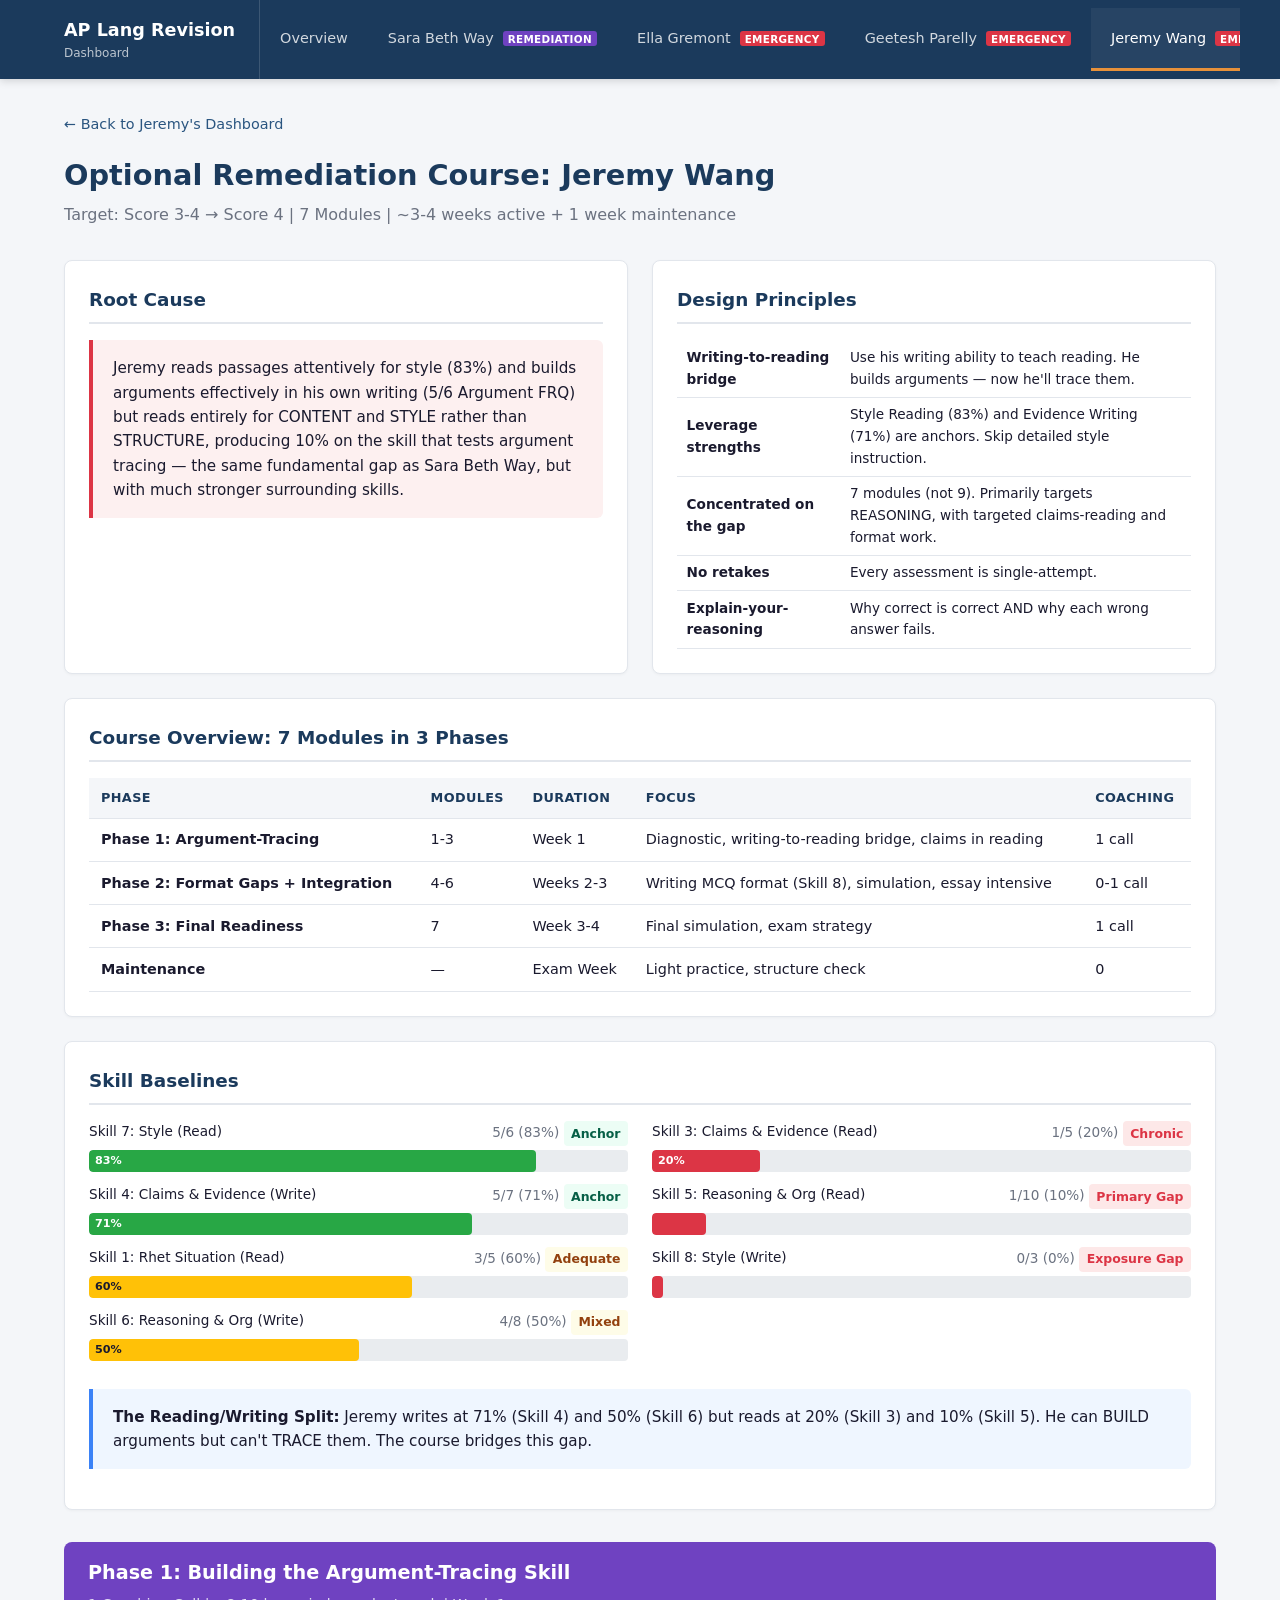
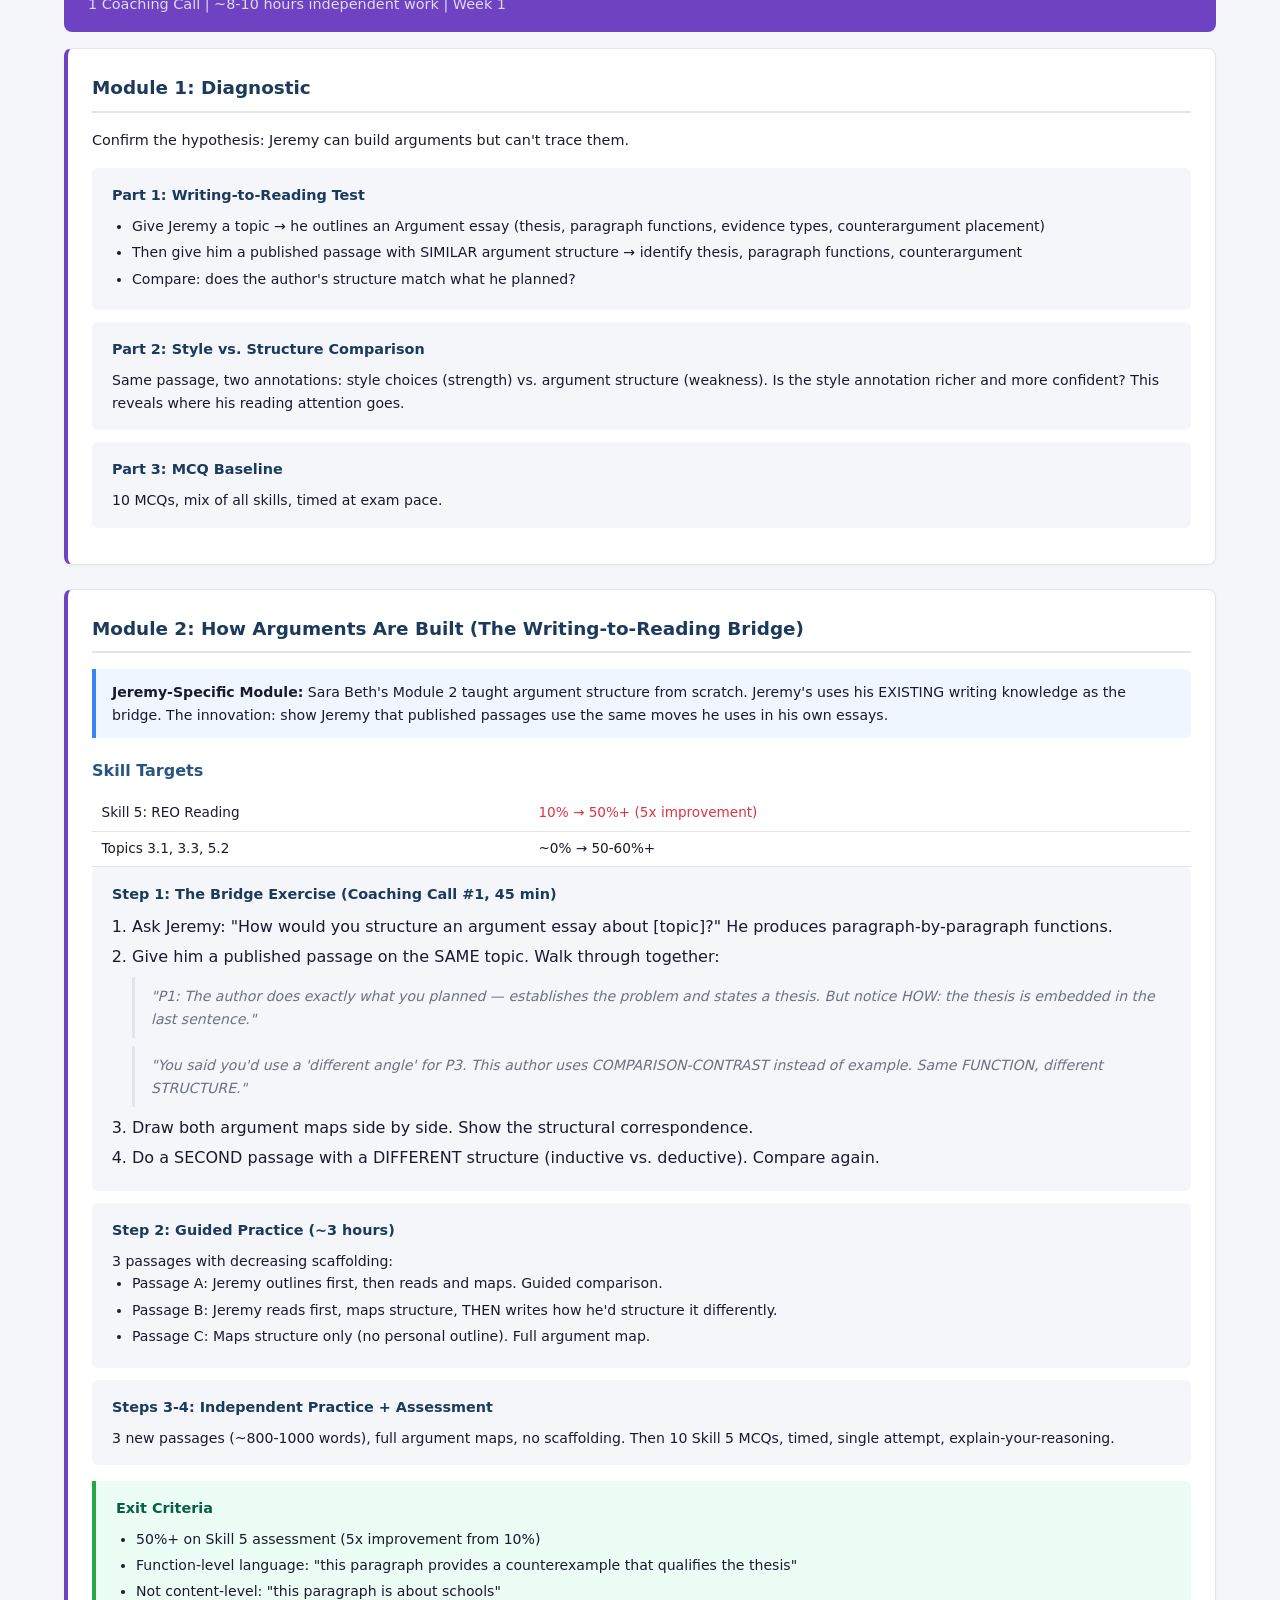
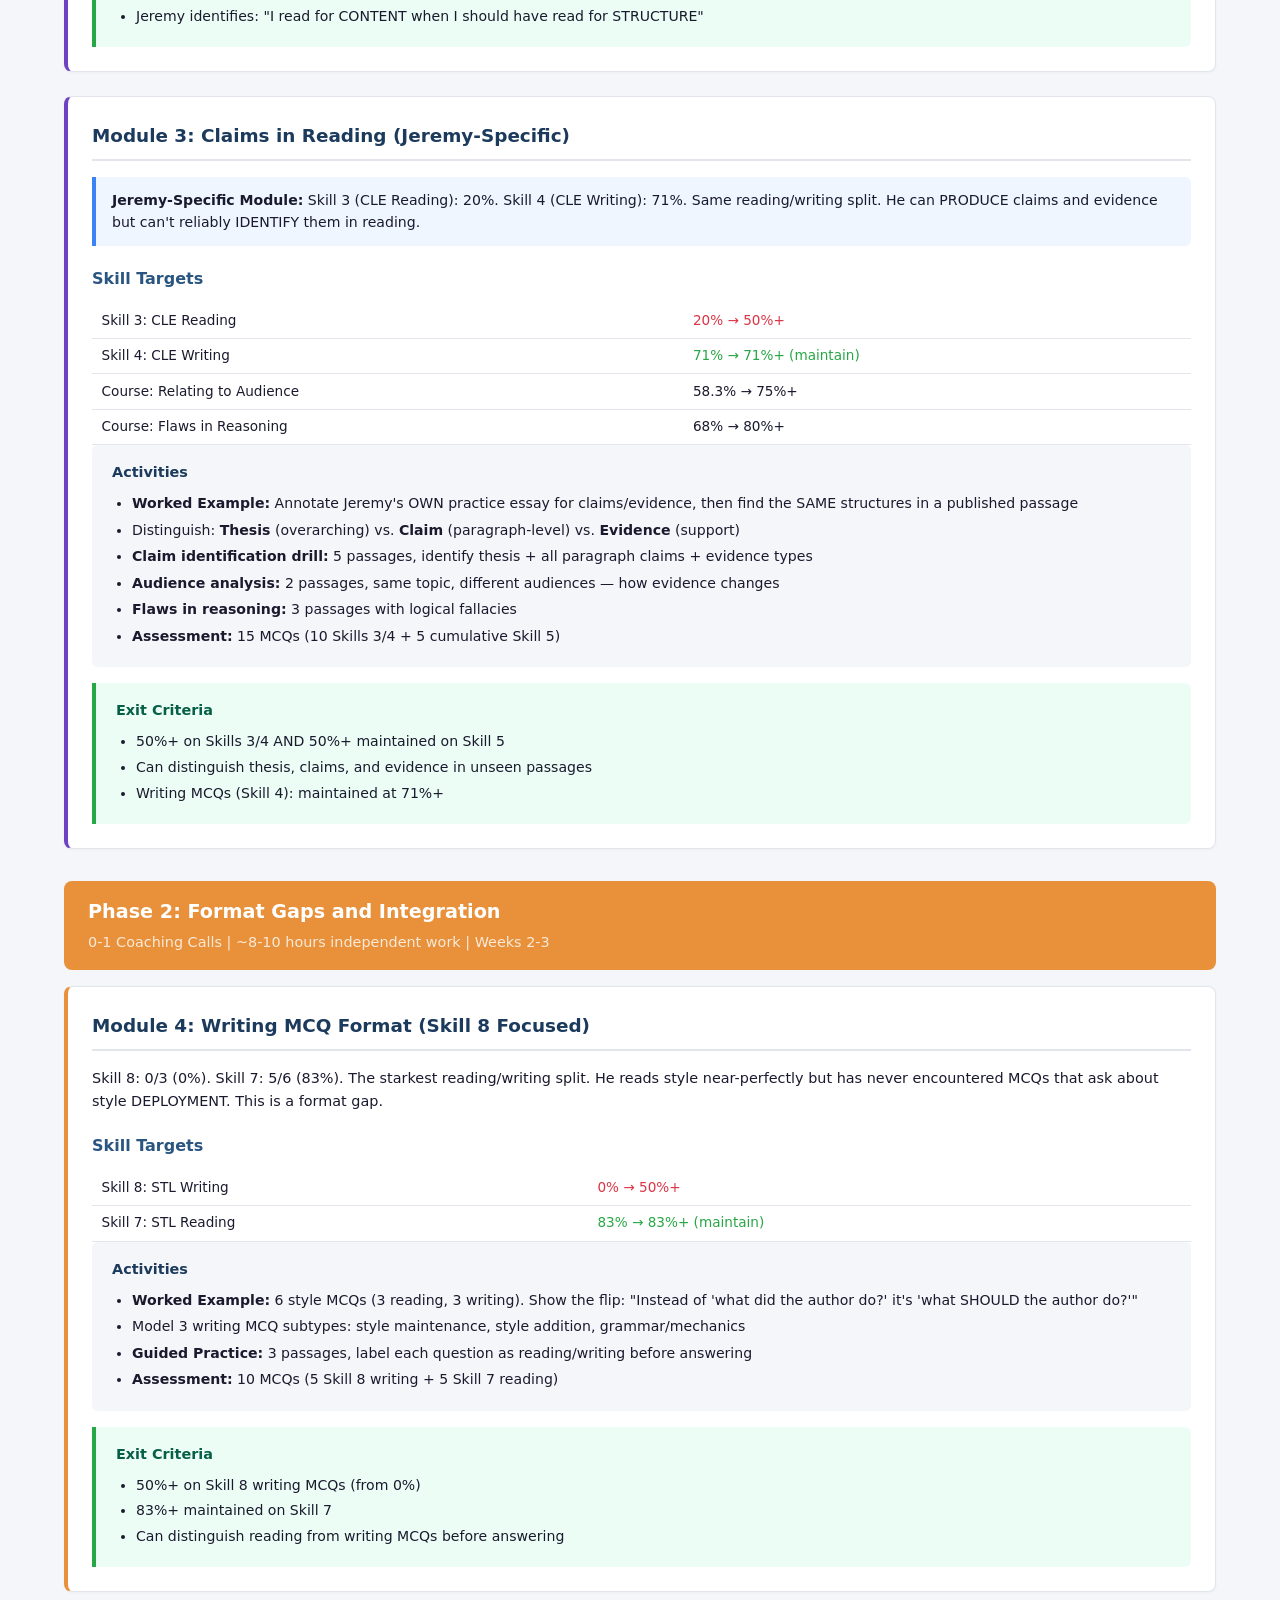
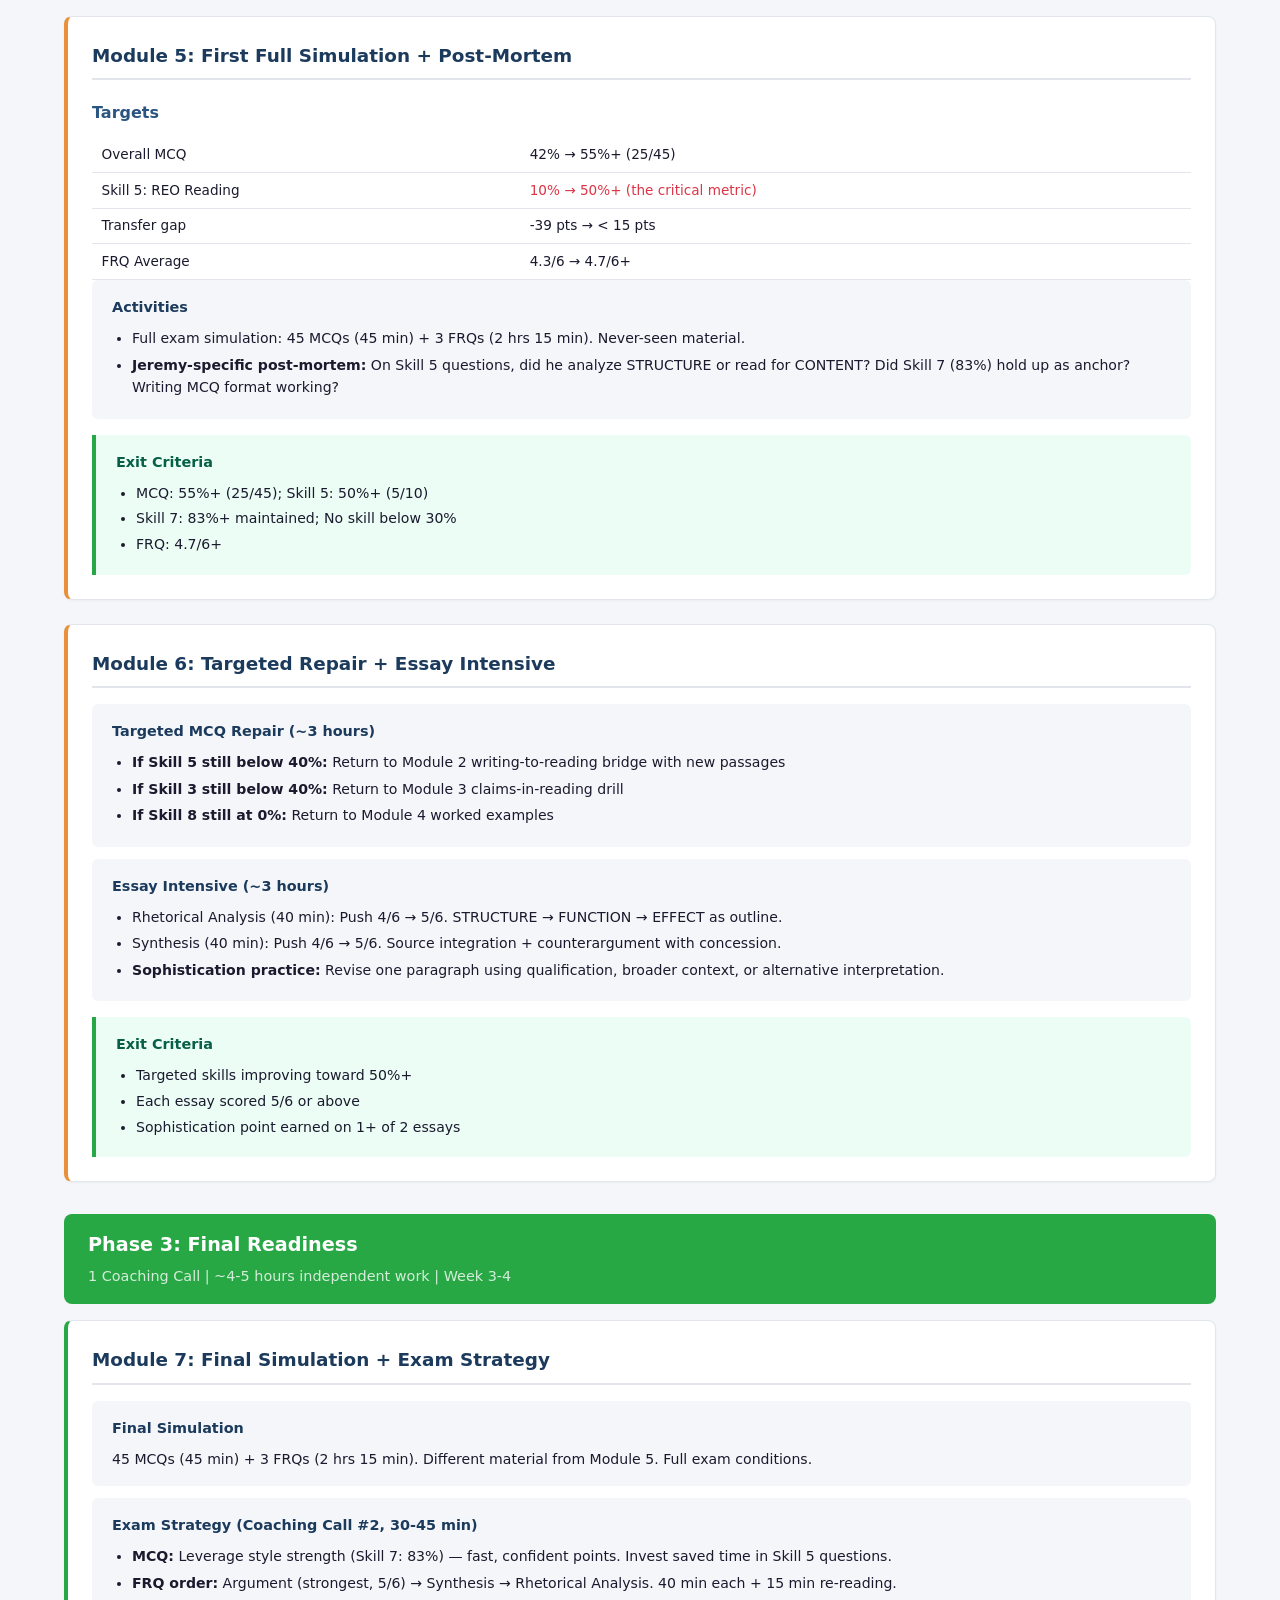
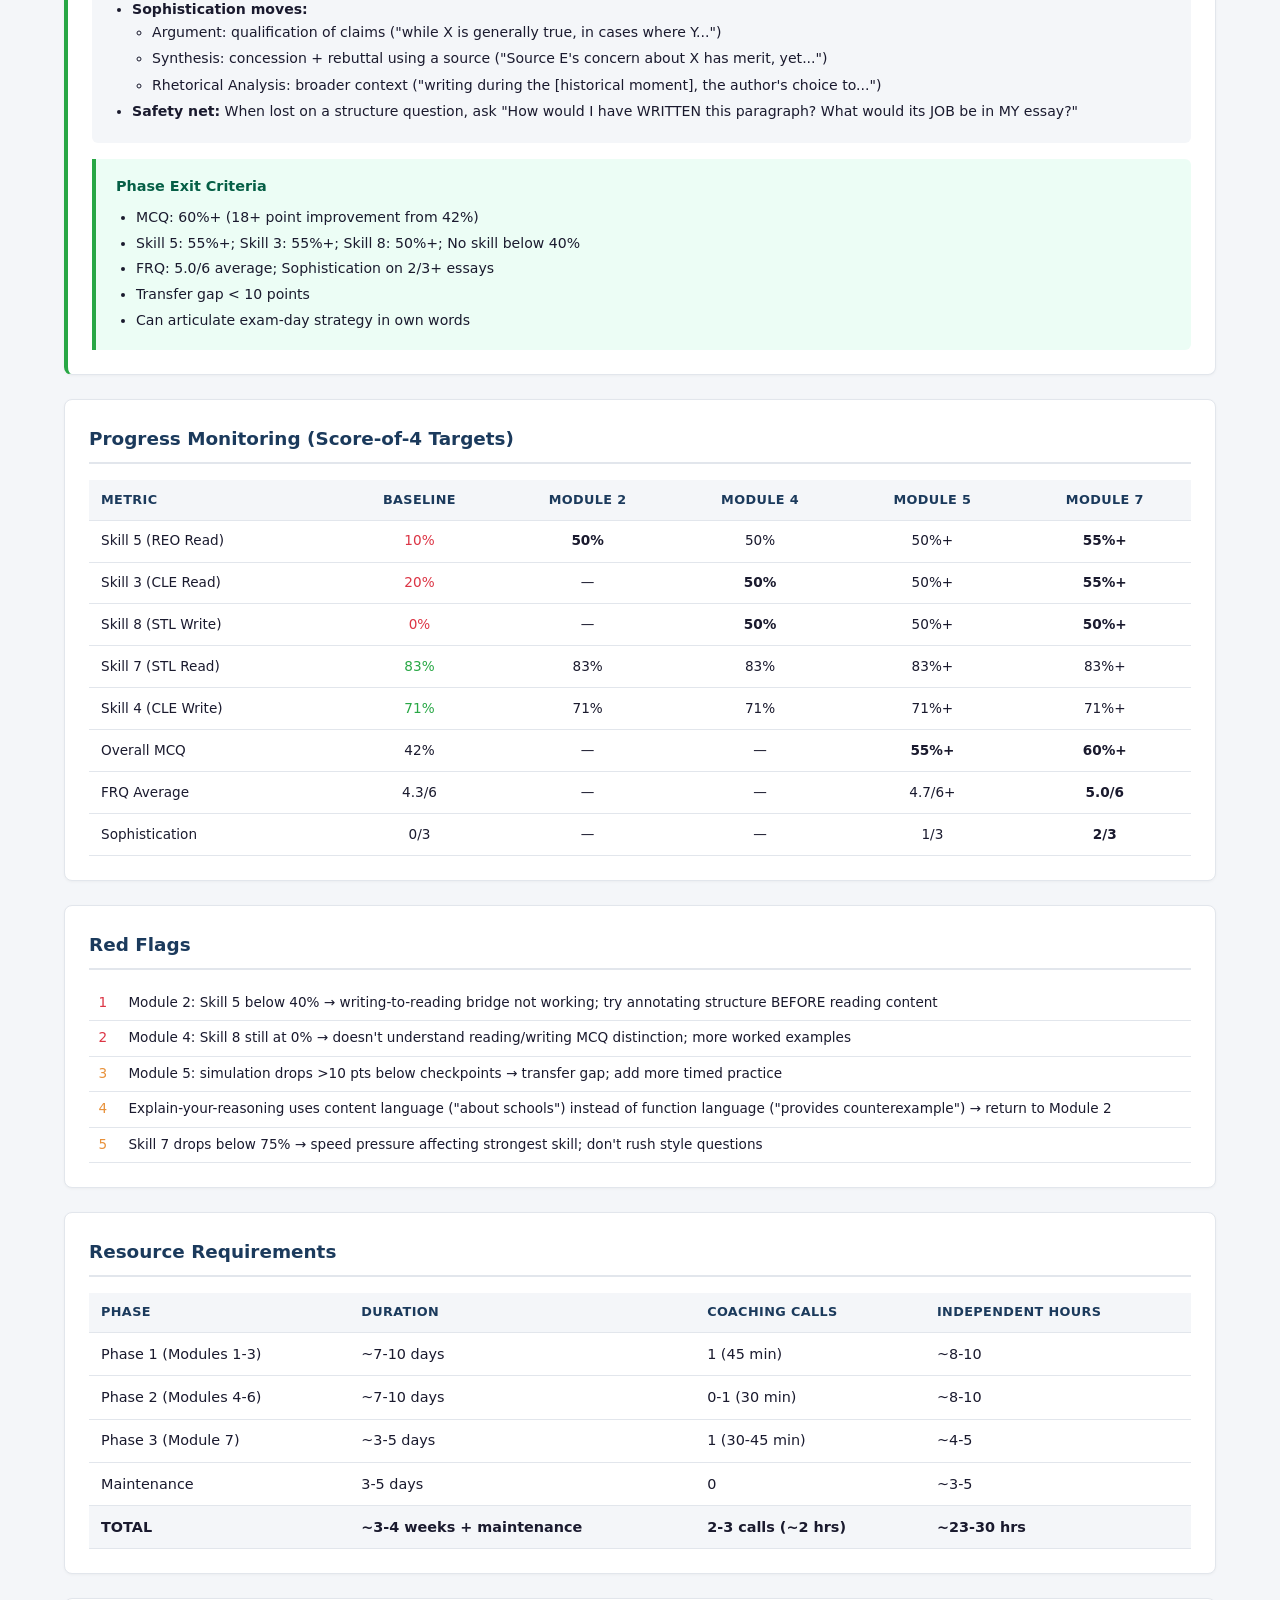
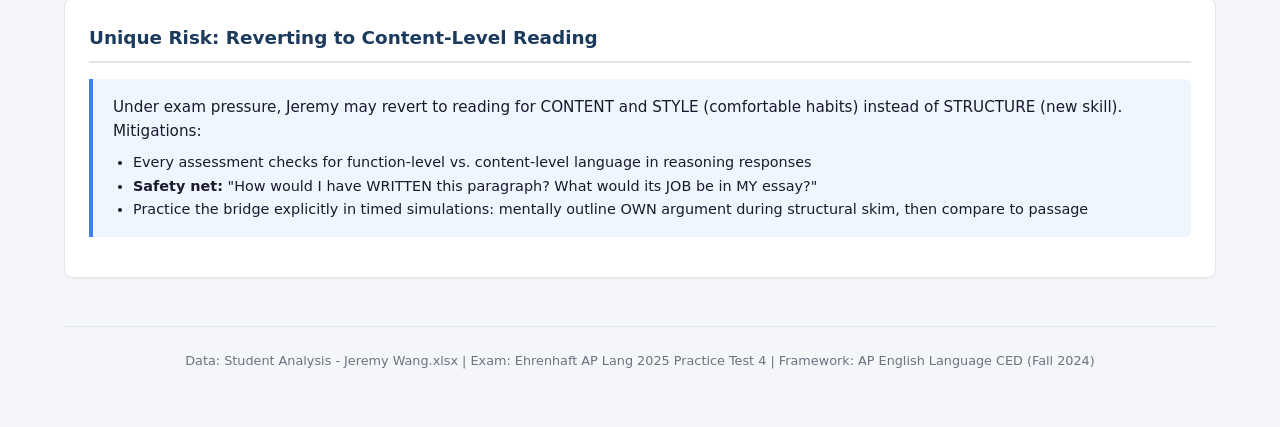
<file: jeremy-remediation.html>
<!DOCTYPE html>
<html lang="en">
<head>
  <meta charset="UTF-8">
  <meta name="viewport" content="width=device-width, initial-scale=1.0">
  <title>Jeremy Wang - Optional Remediation Course</title>
  <link rel="stylesheet" href="styles.css">
  <style>
    .module-card { border-left: 4px solid var(--navy-light); margin-bottom: 1.5rem; }
    .module-card.phase-1 { border-left-color: #6f42c1; }
    .module-card.phase-2 { border-left-color: var(--accent); }
    .module-card.phase-3 { border-left-color: var(--strong); }
    .phase-header { background: var(--navy); color: white; padding: 1rem 1.5rem; border-radius: 8px; margin: 2rem 0 1rem; }
    .phase-header h2 { color: white; border: none; margin: 0; padding: 0; font-size: 1.2rem; }
    .phase-header p { color: rgba(255,255,255,0.8); margin: 0.25rem 0 0; font-size: 0.9rem; }
    .step-block { background: var(--bg); border-radius: 6px; padding: 1rem 1.25rem; margin-bottom: 0.75rem; }
    .step-block h4 { color: var(--navy); margin-bottom: 0.5rem; font-size: 0.9rem; }
    .step-block p, .step-block ul { font-size: 0.88rem; }
    .step-block ul { margin-left: 1.25rem; }
    .step-block li { margin-bottom: 0.25rem; }
    .back-link { display: inline-block; margin-bottom: 1rem; color: var(--navy-light); text-decoration: none; font-size: 0.9rem; }
    .back-link:hover { color: var(--navy); text-decoration: underline; }
    .exit-criteria { background: #ecfdf5; border-left: 4px solid var(--strong); padding: 1rem 1.25rem; border-radius: 0 6px 6px 0; margin-top: 1rem; }
    .exit-criteria h4 { color: #065f46; margin-bottom: 0.5rem; font-size: 0.9rem; }
    .exit-criteria ul { margin-left: 1.25rem; font-size: 0.88rem; }
    .exit-criteria li { margin-bottom: 0.2rem; }
    blockquote { border-left: 3px solid var(--border); padding: 0.5rem 1rem; margin: 0.5rem 0; font-style: italic; color: var(--text-muted); font-size: 0.88rem; }
    .unique-module { background: #eff6ff; border-left: 4px solid #3b82f6; padding: 0.75rem 1rem; border-radius: 0 6px 6px 0; margin-bottom: 1rem; font-size: 0.88rem; }
  </style>
</head>
<body>

<nav class="topnav">
  <div class="topnav-inner">
    <div class="topnav-brand">AP Lang Revision<small>Dashboard</small></div>
    <ul class="topnav-links">
      <li><a href="index.html">Overview</a></li>
      <li><a href="sara-beth.html">Sara Beth Way <span class="badge badge-remediation">Remediation</span></a></li>
      <li><a href="ella.html">Ella Gremont <span class="badge badge-emergency">Emergency</span></a></li>
      <li><a href="geetesh.html">Geetesh Parelly <span class="badge badge-emergency">Emergency</span></a></li>
      <li><a href="jeremy.html" class="active">Jeremy Wang <span class="badge badge-emergency">Emergency</span></a></li>
      <li><a href="mental-models.html">Mental Models <span class="badge badge-remediation">Course</span></a></li>
    </ul>
  </div>
</nav>

<div class="main">

  <a href="jeremy.html" class="back-link">&larr; Back to Jeremy's Dashboard</a>

  <div class="page-header">
    <h1>Optional Remediation Course: Jeremy Wang</h1>
    <p class="subtitle">Target: Score 3-4 &rarr; Score 4 | 7 Modules | ~3-4 weeks active + 1 week maintenance</p>
  </div>

  <!-- Root Cause + Framework -->
  <div class="grid-2">
    <div class="card">
      <h2>Root Cause</h2>
      <div class="root-cause">
        Jeremy reads passages attentively for style (83%) and builds arguments effectively in his own writing (5/6 Argument FRQ) but reads entirely for CONTENT and STYLE rather than STRUCTURE, producing 10% on the skill that tests argument tracing &mdash; the same fundamental gap as Sara Beth Way, but with much stronger surrounding skills.
      </div>
    </div>
    <div class="card">
      <h2>Design Principles</h2>
      <table class="table-sm">
        <tr><td><strong>Writing-to-reading bridge</strong></td><td>Use his writing ability to teach reading. He builds arguments &mdash; now he'll trace them.</td></tr>
        <tr><td><strong>Leverage strengths</strong></td><td>Style Reading (83%) and Evidence Writing (71%) are anchors. Skip detailed style instruction.</td></tr>
        <tr><td><strong>Concentrated on the gap</strong></td><td>7 modules (not 9). Primarily targets REASONING, with targeted claims-reading and format work.</td></tr>
        <tr><td><strong>No retakes</strong></td><td>Every assessment is single-attempt.</td></tr>
        <tr><td><strong>Explain-your-reasoning</strong></td><td>Why correct is correct AND why each wrong answer fails.</td></tr>
      </table>
    </div>
  </div>

  <!-- Course Overview -->
  <div class="card">
    <h2>Course Overview: 7 Modules in 3 Phases</h2>
    <table>
      <thead><tr><th>Phase</th><th>Modules</th><th>Duration</th><th>Focus</th><th>Coaching</th></tr></thead>
      <tbody>
        <tr><td><strong>Phase 1: Argument-Tracing</strong></td><td>1-3</td><td>Week 1</td><td>Diagnostic, writing-to-reading bridge, claims in reading</td><td>1 call</td></tr>
        <tr><td><strong>Phase 2: Format Gaps + Integration</strong></td><td>4-6</td><td>Weeks 2-3</td><td>Writing MCQ format (Skill 8), simulation, essay intensive</td><td>0-1 call</td></tr>
        <tr><td><strong>Phase 3: Final Readiness</strong></td><td>7</td><td>Week 3-4</td><td>Final simulation, exam strategy</td><td>1 call</td></tr>
        <tr><td><strong>Maintenance</strong></td><td>&mdash;</td><td>Exam Week</td><td>Light practice, structure check</td><td>0</td></tr>
      </tbody>
    </table>
  </div>

  <!-- Skill Baselines -->
  <div class="card">
    <h2>Skill Baselines</h2>
    <div class="grid-2">
      <div>
        <div class="skill-bar-group">
          <div class="skill-bar-label"><span class="skill-name">Skill 7: Style (Read)</span><span class="skill-score">5/6 (83%) <span class="tag tag-strong">Anchor</span></span></div>
          <div class="skill-bar-track"><div class="skill-bar-fill bar-strong" style="width:83%">83%</div></div>
        </div>
        <div class="skill-bar-group">
          <div class="skill-bar-label"><span class="skill-name">Skill 4: Claims &amp; Evidence (Write)</span><span class="skill-score">5/7 (71%) <span class="tag tag-strong">Anchor</span></span></div>
          <div class="skill-bar-track"><div class="skill-bar-fill bar-strong" style="width:71%">71%</div></div>
        </div>
        <div class="skill-bar-group">
          <div class="skill-bar-label"><span class="skill-name">Skill 1: Rhet Situation (Read)</span><span class="skill-score">3/5 (60%) <span class="tag tag-adequate">Adequate</span></span></div>
          <div class="skill-bar-track"><div class="skill-bar-fill bar-adequate" style="width:60%">60%</div></div>
        </div>
        <div class="skill-bar-group">
          <div class="skill-bar-label"><span class="skill-name">Skill 6: Reasoning &amp; Org (Write)</span><span class="skill-score">4/8 (50%) <span class="tag tag-adequate">Mixed</span></span></div>
          <div class="skill-bar-track"><div class="skill-bar-fill bar-adequate" style="width:50%">50%</div></div>
        </div>
      </div>
      <div>
        <div class="skill-bar-group">
          <div class="skill-bar-label"><span class="skill-name">Skill 3: Claims &amp; Evidence (Read)</span><span class="skill-score">1/5 (20%) <span class="tag tag-critical">Chronic</span></span></div>
          <div class="skill-bar-track"><div class="skill-bar-fill bar-critical" style="width:20%">20%</div></div>
        </div>
        <div class="skill-bar-group">
          <div class="skill-bar-label"><span class="skill-name">Skill 5: Reasoning &amp; Org (Read)</span><span class="skill-score">1/10 (10%) <span class="tag tag-critical">Primary Gap</span></span></div>
          <div class="skill-bar-track"><div class="skill-bar-fill bar-critical" style="width:10%"></div></div>
        </div>
        <div class="skill-bar-group">
          <div class="skill-bar-label"><span class="skill-name">Skill 8: Style (Write)</span><span class="skill-score">0/3 (0%) <span class="tag tag-critical">Exposure Gap</span></span></div>
          <div class="skill-bar-track"><div class="skill-bar-fill bar-critical" style="width:2%"></div></div>
        </div>
      </div>
    </div>
    <div class="key-finding" style="margin-top:1rem;">
      <strong>The Reading/Writing Split:</strong> Jeremy writes at 71% (Skill 4) and 50% (Skill 6) but reads at 20% (Skill 3) and 10% (Skill 5). He can BUILD arguments but can't TRACE them. The course bridges this gap.
    </div>
  </div>

  <!-- PHASE 1 -->
  <div class="phase-header" style="background:#6f42c1;">
    <h2>Phase 1: Building the Argument-Tracing Skill</h2>
    <p>1 Coaching Call | ~8-10 hours independent work | Week 1</p>
  </div>

  <!-- Module 1 -->
  <div class="card module-card phase-1">
    <h2>Module 1: Diagnostic</h2>
    <p style="font-size:0.9rem;margin-bottom:1rem;">Confirm the hypothesis: Jeremy can build arguments but can't trace them.</p>

    <div class="step-block">
      <h4>Part 1: Writing-to-Reading Test</h4>
      <ul>
        <li>Give Jeremy a topic &rarr; he outlines an Argument essay (thesis, paragraph functions, evidence types, counterargument placement)</li>
        <li>Then give him a published passage with SIMILAR argument structure &rarr; identify thesis, paragraph functions, counterargument</li>
        <li>Compare: does the author's structure match what he planned?</li>
      </ul>
    </div>
    <div class="step-block">
      <h4>Part 2: Style vs. Structure Comparison</h4>
      <p>Same passage, two annotations: style choices (strength) vs. argument structure (weakness). Is the style annotation richer and more confident? This reveals where his reading attention goes.</p>
    </div>
    <div class="step-block">
      <h4>Part 3: MCQ Baseline</h4>
      <p>10 MCQs, mix of all skills, timed at exam pace.</p>
    </div>
  </div>

  <!-- Module 2 (UNIQUE) -->
  <div class="card module-card phase-1">
    <h2>Module 2: How Arguments Are Built (The Writing-to-Reading Bridge)</h2>
    <div class="unique-module">
      <strong>Jeremy-Specific Module:</strong> Sara Beth's Module 2 taught argument structure from scratch. Jeremy's uses his EXISTING writing knowledge as the bridge. The innovation: show Jeremy that published passages use the same moves he uses in his own essays.
    </div>

    <h3>Skill Targets</h3>
    <table class="table-sm">
      <tr><td>Skill 5: REO Reading</td><td style="color:var(--critical)">10% &rarr; 50%+ (5x improvement)</td></tr>
      <tr><td>Topics 3.1, 3.3, 5.2</td><td>~0% &rarr; 50-60%+</td></tr>
    </table>

    <div class="step-block">
      <h4>Step 1: The Bridge Exercise (Coaching Call #1, 45 min)</h4>
      <ol style="margin-left:1.25rem;">
        <li>Ask Jeremy: "How would you structure an argument essay about [topic]?" He produces paragraph-by-paragraph functions.</li>
        <li>Give him a published passage on the SAME topic. Walk through together:
          <blockquote>"P1: The author does exactly what you planned &mdash; establishes the problem and states a thesis. But notice HOW: the thesis is embedded in the last sentence."</blockquote>
          <blockquote>"You said you'd use a 'different angle' for P3. This author uses COMPARISON-CONTRAST instead of example. Same FUNCTION, different STRUCTURE."</blockquote>
        </li>
        <li>Draw both argument maps side by side. Show the structural correspondence.</li>
        <li>Do a SECOND passage with a DIFFERENT structure (inductive vs. deductive). Compare again.</li>
      </ol>
    </div>
    <div class="step-block">
      <h4>Step 2: Guided Practice (~3 hours)</h4>
      <p>3 passages with decreasing scaffolding:</p>
      <ul>
        <li>Passage A: Jeremy outlines first, then reads and maps. Guided comparison.</li>
        <li>Passage B: Jeremy reads first, maps structure, THEN writes how he'd structure it differently.</li>
        <li>Passage C: Maps structure only (no personal outline). Full argument map.</li>
      </ul>
    </div>
    <div class="step-block">
      <h4>Steps 3-4: Independent Practice + Assessment</h4>
      <p>3 new passages (~800-1000 words), full argument maps, no scaffolding. Then 10 Skill 5 MCQs, timed, single attempt, explain-your-reasoning.</p>
    </div>

    <div class="exit-criteria">
      <h4>Exit Criteria</h4>
      <ul>
        <li>50%+ on Skill 5 assessment (5x improvement from 10%)</li>
        <li>Function-level language: "this paragraph provides a counterexample that qualifies the thesis"</li>
        <li>Not content-level: "this paragraph is about schools"</li>
        <li>Jeremy identifies: "I read for CONTENT when I should have read for STRUCTURE"</li>
      </ul>
    </div>
  </div>

  <!-- Module 3 (UNIQUE) -->
  <div class="card module-card phase-1">
    <h2>Module 3: Claims in Reading (Jeremy-Specific)</h2>
    <div class="unique-module">
      <strong>Jeremy-Specific Module:</strong> Skill 3 (CLE Reading): 20%. Skill 4 (CLE Writing): 71%. Same reading/writing split. He can PRODUCE claims and evidence but can't reliably IDENTIFY them in reading.
    </div>

    <h3>Skill Targets</h3>
    <table class="table-sm">
      <tr><td>Skill 3: CLE Reading</td><td style="color:var(--critical)">20% &rarr; 50%+</td></tr>
      <tr><td>Skill 4: CLE Writing</td><td style="color:var(--strong)">71% &rarr; 71%+ (maintain)</td></tr>
      <tr><td>Course: Relating to Audience</td><td>58.3% &rarr; 75%+</td></tr>
      <tr><td>Course: Flaws in Reasoning</td><td>68% &rarr; 80%+</td></tr>
    </table>

    <div class="step-block">
      <h4>Activities</h4>
      <ul>
        <li><strong>Worked Example:</strong> Annotate Jeremy's OWN practice essay for claims/evidence, then find the SAME structures in a published passage</li>
        <li>Distinguish: <strong>Thesis</strong> (overarching) vs. <strong>Claim</strong> (paragraph-level) vs. <strong>Evidence</strong> (support)</li>
        <li><strong>Claim identification drill:</strong> 5 passages, identify thesis + all paragraph claims + evidence types</li>
        <li><strong>Audience analysis:</strong> 2 passages, same topic, different audiences &mdash; how evidence changes</li>
        <li><strong>Flaws in reasoning:</strong> 3 passages with logical fallacies</li>
        <li><strong>Assessment:</strong> 15 MCQs (10 Skills 3/4 + 5 cumulative Skill 5)</li>
      </ul>
    </div>

    <div class="exit-criteria">
      <h4>Exit Criteria</h4>
      <ul>
        <li>50%+ on Skills 3/4 AND 50%+ maintained on Skill 5</li>
        <li>Can distinguish thesis, claims, and evidence in unseen passages</li>
        <li>Writing MCQs (Skill 4): maintained at 71%+</li>
      </ul>
    </div>
  </div>

  <!-- PHASE 2 -->
  <div class="phase-header" style="background:var(--accent);">
    <h2>Phase 2: Format Gaps and Integration</h2>
    <p>0-1 Coaching Calls | ~8-10 hours independent work | Weeks 2-3</p>
  </div>

  <!-- Module 4 -->
  <div class="card module-card phase-2">
    <h2>Module 4: Writing MCQ Format (Skill 8 Focused)</h2>
    <p style="font-size:0.9rem;margin-bottom:1rem;">Skill 8: 0/3 (0%). Skill 7: 5/6 (83%). The starkest reading/writing split. He reads style near-perfectly but has never encountered MCQs that ask about style DEPLOYMENT. This is a format gap.</p>

    <h3>Skill Targets</h3>
    <table class="table-sm">
      <tr><td>Skill 8: STL Writing</td><td style="color:var(--critical)">0% &rarr; 50%+</td></tr>
      <tr><td>Skill 7: STL Reading</td><td style="color:var(--strong)">83% &rarr; 83%+ (maintain)</td></tr>
    </table>

    <div class="step-block">
      <h4>Activities</h4>
      <ul>
        <li><strong>Worked Example:</strong> 6 style MCQs (3 reading, 3 writing). Show the flip: "Instead of 'what did the author do?' it's 'what SHOULD the author do?'"</li>
        <li>Model 3 writing MCQ subtypes: style maintenance, style addition, grammar/mechanics</li>
        <li><strong>Guided Practice:</strong> 3 passages, label each question as reading/writing before answering</li>
        <li><strong>Assessment:</strong> 10 MCQs (5 Skill 8 writing + 5 Skill 7 reading)</li>
      </ul>
    </div>

    <div class="exit-criteria">
      <h4>Exit Criteria</h4>
      <ul>
        <li>50%+ on Skill 8 writing MCQs (from 0%)</li>
        <li>83%+ maintained on Skill 7</li>
        <li>Can distinguish reading from writing MCQs before answering</li>
      </ul>
    </div>
  </div>

  <!-- Module 5 -->
  <div class="card module-card phase-2">
    <h2>Module 5: First Full Simulation + Post-Mortem</h2>

    <h3>Targets</h3>
    <table class="table-sm">
      <tr><td>Overall MCQ</td><td>42% &rarr; 55%+ (25/45)</td></tr>
      <tr><td>Skill 5: REO Reading</td><td style="color:var(--critical)">10% &rarr; 50%+ (the critical metric)</td></tr>
      <tr><td>Transfer gap</td><td>-39 pts &rarr; &lt; 15 pts</td></tr>
      <tr><td>FRQ Average</td><td>4.3/6 &rarr; 4.7/6+</td></tr>
    </table>

    <div class="step-block">
      <h4>Activities</h4>
      <ul>
        <li>Full exam simulation: 45 MCQs (45 min) + 3 FRQs (2 hrs 15 min). Never-seen material.</li>
        <li><strong>Jeremy-specific post-mortem:</strong> On Skill 5 questions, did he analyze STRUCTURE or read for CONTENT? Did Skill 7 (83%) hold up as anchor? Writing MCQ format working?</li>
      </ul>
    </div>

    <div class="exit-criteria">
      <h4>Exit Criteria</h4>
      <ul>
        <li>MCQ: 55%+ (25/45); Skill 5: 50%+ (5/10)</li>
        <li>Skill 7: 83%+ maintained; No skill below 30%</li>
        <li>FRQ: 4.7/6+</li>
      </ul>
    </div>
  </div>

  <!-- Module 6 -->
  <div class="card module-card phase-2">
    <h2>Module 6: Targeted Repair + Essay Intensive</h2>

    <div class="step-block">
      <h4>Targeted MCQ Repair (~3 hours)</h4>
      <ul>
        <li><strong>If Skill 5 still below 40%:</strong> Return to Module 2 writing-to-reading bridge with new passages</li>
        <li><strong>If Skill 3 still below 40%:</strong> Return to Module 3 claims-in-reading drill</li>
        <li><strong>If Skill 8 still at 0%:</strong> Return to Module 4 worked examples</li>
      </ul>
    </div>
    <div class="step-block">
      <h4>Essay Intensive (~3 hours)</h4>
      <ul>
        <li>Rhetorical Analysis (40 min): Push 4/6 &rarr; 5/6. STRUCTURE &rarr; FUNCTION &rarr; EFFECT as outline.</li>
        <li>Synthesis (40 min): Push 4/6 &rarr; 5/6. Source integration + counterargument with concession.</li>
        <li><strong>Sophistication practice:</strong> Revise one paragraph using qualification, broader context, or alternative interpretation.</li>
      </ul>
    </div>

    <div class="exit-criteria">
      <h4>Exit Criteria</h4>
      <ul>
        <li>Targeted skills improving toward 50%+</li>
        <li>Each essay scored 5/6 or above</li>
        <li>Sophistication point earned on 1+ of 2 essays</li>
      </ul>
    </div>
  </div>

  <!-- PHASE 3 -->
  <div class="phase-header" style="background:var(--strong);">
    <h2>Phase 3: Final Readiness</h2>
    <p>1 Coaching Call | ~4-5 hours independent work | Week 3-4</p>
  </div>

  <!-- Module 7 -->
  <div class="card module-card phase-3">
    <h2>Module 7: Final Simulation + Exam Strategy</h2>

    <div class="step-block">
      <h4>Final Simulation</h4>
      <p>45 MCQs (45 min) + 3 FRQs (2 hrs 15 min). Different material from Module 5. Full exam conditions.</p>
    </div>
    <div class="step-block">
      <h4>Exam Strategy (Coaching Call #2, 30-45 min)</h4>
      <ul>
        <li><strong>MCQ:</strong> Leverage style strength (Skill 7: 83%) &mdash; fast, confident points. Invest saved time in Skill 5 questions.</li>
        <li><strong>FRQ order:</strong> Argument (strongest, 5/6) &rarr; Synthesis &rarr; Rhetorical Analysis. 40 min each + 15 min re-reading.</li>
        <li><strong>Sophistication moves:</strong>
          <ul>
            <li>Argument: qualification of claims ("while X is generally true, in cases where Y...")</li>
            <li>Synthesis: concession + rebuttal using a source ("Source E's concern about X has merit, yet...")</li>
            <li>Rhetorical Analysis: broader context ("writing during the [historical moment], the author's choice to...")</li>
          </ul>
        </li>
        <li><strong>Safety net:</strong> When lost on a structure question, ask "How would I have WRITTEN this paragraph? What would its JOB be in MY essay?"</li>
      </ul>
    </div>

    <div class="exit-criteria">
      <h4>Phase Exit Criteria</h4>
      <ul>
        <li>MCQ: 60%+ (18+ point improvement from 42%)</li>
        <li>Skill 5: 55%+; Skill 3: 55%+; Skill 8: 50%+; No skill below 40%</li>
        <li>FRQ: 5.0/6 average; Sophistication on 2/3+ essays</li>
        <li>Transfer gap &lt; 10 points</li>
        <li>Can articulate exam-day strategy in own words</li>
      </ul>
    </div>
  </div>

  <!-- Progress Monitoring -->
  <div class="card">
    <h2>Progress Monitoring (Score-of-4 Targets)</h2>
    <table class="trajectory-table">
      <thead><tr><th>Metric</th><th>Baseline</th><th>Module 2</th><th>Module 4</th><th>Module 5</th><th>Module 7</th></tr></thead>
      <tbody>
        <tr><td>Skill 5 (REO Read)</td><td style="color:var(--critical)">10%</td><td><strong>50%</strong></td><td>50%</td><td>50%+</td><td><strong>55%+</strong></td></tr>
        <tr><td>Skill 3 (CLE Read)</td><td style="color:var(--critical)">20%</td><td>&mdash;</td><td><strong>50%</strong></td><td>50%+</td><td><strong>55%+</strong></td></tr>
        <tr><td>Skill 8 (STL Write)</td><td style="color:var(--critical)">0%</td><td>&mdash;</td><td><strong>50%</strong></td><td>50%+</td><td><strong>50%+</strong></td></tr>
        <tr><td>Skill 7 (STL Read)</td><td style="color:var(--strong)">83%</td><td>83%</td><td>83%</td><td>83%+</td><td>83%+</td></tr>
        <tr><td>Skill 4 (CLE Write)</td><td style="color:var(--strong)">71%</td><td>71%</td><td>71%</td><td>71%+</td><td>71%+</td></tr>
        <tr><td>Overall MCQ</td><td>42%</td><td>&mdash;</td><td>&mdash;</td><td><strong>55%+</strong></td><td><strong>60%+</strong></td></tr>
        <tr><td>FRQ Average</td><td>4.3/6</td><td>&mdash;</td><td>&mdash;</td><td>4.7/6+</td><td><strong>5.0/6</strong></td></tr>
        <tr><td>Sophistication</td><td>0/3</td><td>&mdash;</td><td>&mdash;</td><td>1/3</td><td><strong>2/3</strong></td></tr>
      </tbody>
    </table>
  </div>

  <!-- Red Flags -->
  <div class="card">
    <h2>Red Flags</h2>
    <table class="table-sm">
      <tr><td style="color:var(--critical)">1</td><td>Module 2: Skill 5 below 40% &rarr; writing-to-reading bridge not working; try annotating structure BEFORE reading content</td></tr>
      <tr><td style="color:var(--critical)">2</td><td>Module 4: Skill 8 still at 0% &rarr; doesn't understand reading/writing MCQ distinction; more worked examples</td></tr>
      <tr><td style="color:var(--weak)">3</td><td>Module 5: simulation drops &gt;10 pts below checkpoints &rarr; transfer gap; add more timed practice</td></tr>
      <tr><td style="color:var(--weak)">4</td><td>Explain-your-reasoning uses content language ("about schools") instead of function language ("provides counterexample") &rarr; return to Module 2</td></tr>
      <tr><td style="color:var(--weak)">5</td><td>Skill 7 drops below 75% &rarr; speed pressure affecting strongest skill; don't rush style questions</td></tr>
    </table>
  </div>

  <!-- Resource Requirements -->
  <div class="card">
    <h2>Resource Requirements</h2>
    <table>
      <thead><tr><th>Phase</th><th>Duration</th><th>Coaching Calls</th><th>Independent Hours</th></tr></thead>
      <tbody>
        <tr><td>Phase 1 (Modules 1-3)</td><td>~7-10 days</td><td>1 (45 min)</td><td>~8-10</td></tr>
        <tr><td>Phase 2 (Modules 4-6)</td><td>~7-10 days</td><td>0-1 (30 min)</td><td>~8-10</td></tr>
        <tr><td>Phase 3 (Module 7)</td><td>~3-5 days</td><td>1 (30-45 min)</td><td>~4-5</td></tr>
        <tr><td>Maintenance</td><td>3-5 days</td><td>0</td><td>~3-5</td></tr>
        <tr style="font-weight:700;background:var(--bg);"><td>TOTAL</td><td>~3-4 weeks + maintenance</td><td>2-3 calls (~2 hrs)</td><td>~23-30 hrs</td></tr>
      </tbody>
    </table>
  </div>

  <!-- Unique Risk -->
  <div class="card">
    <h2>Unique Risk: Reverting to Content-Level Reading</h2>
    <div class="key-finding">
      Under exam pressure, Jeremy may revert to reading for CONTENT and STYLE (comfortable habits) instead of STRUCTURE (new skill). Mitigations:
      <ul style="margin-top:0.5rem;margin-left:1.25rem;font-size:0.9rem;">
        <li>Every assessment checks for function-level vs. content-level language in reasoning responses</li>
        <li><strong>Safety net:</strong> "How would I have WRITTEN this paragraph? What would its JOB be in MY essay?"</li>
        <li>Practice the bridge explicitly in timed simulations: mentally outline OWN argument during structural skim, then compare to passage</li>
      </ul>
    </div>
  </div>

  <div class="footer">
    Data: Student Analysis - Jeremy Wang.xlsx | Exam: Ehrenhaft AP Lang 2025 Practice Test 4 | Framework: AP English Language CED (Fall 2024)
  </div>

</div>
</body>
</html>
</file>
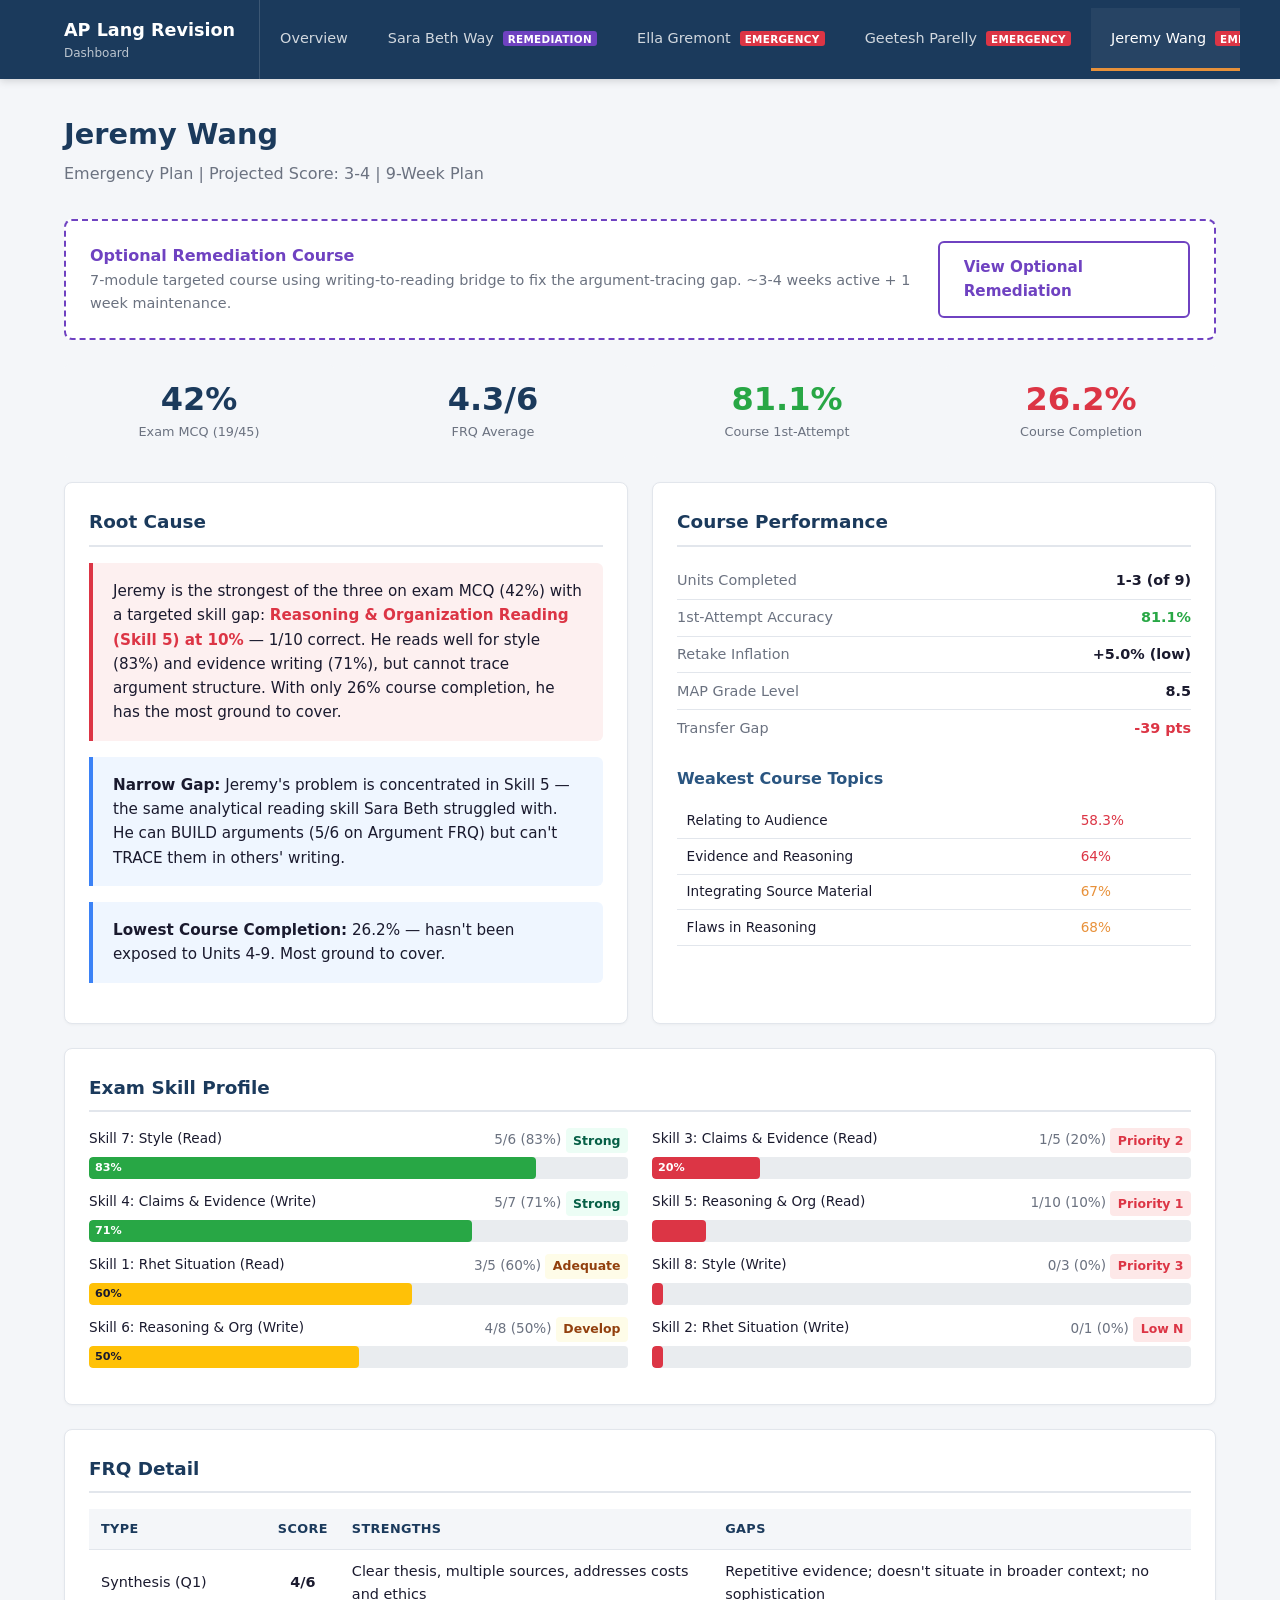
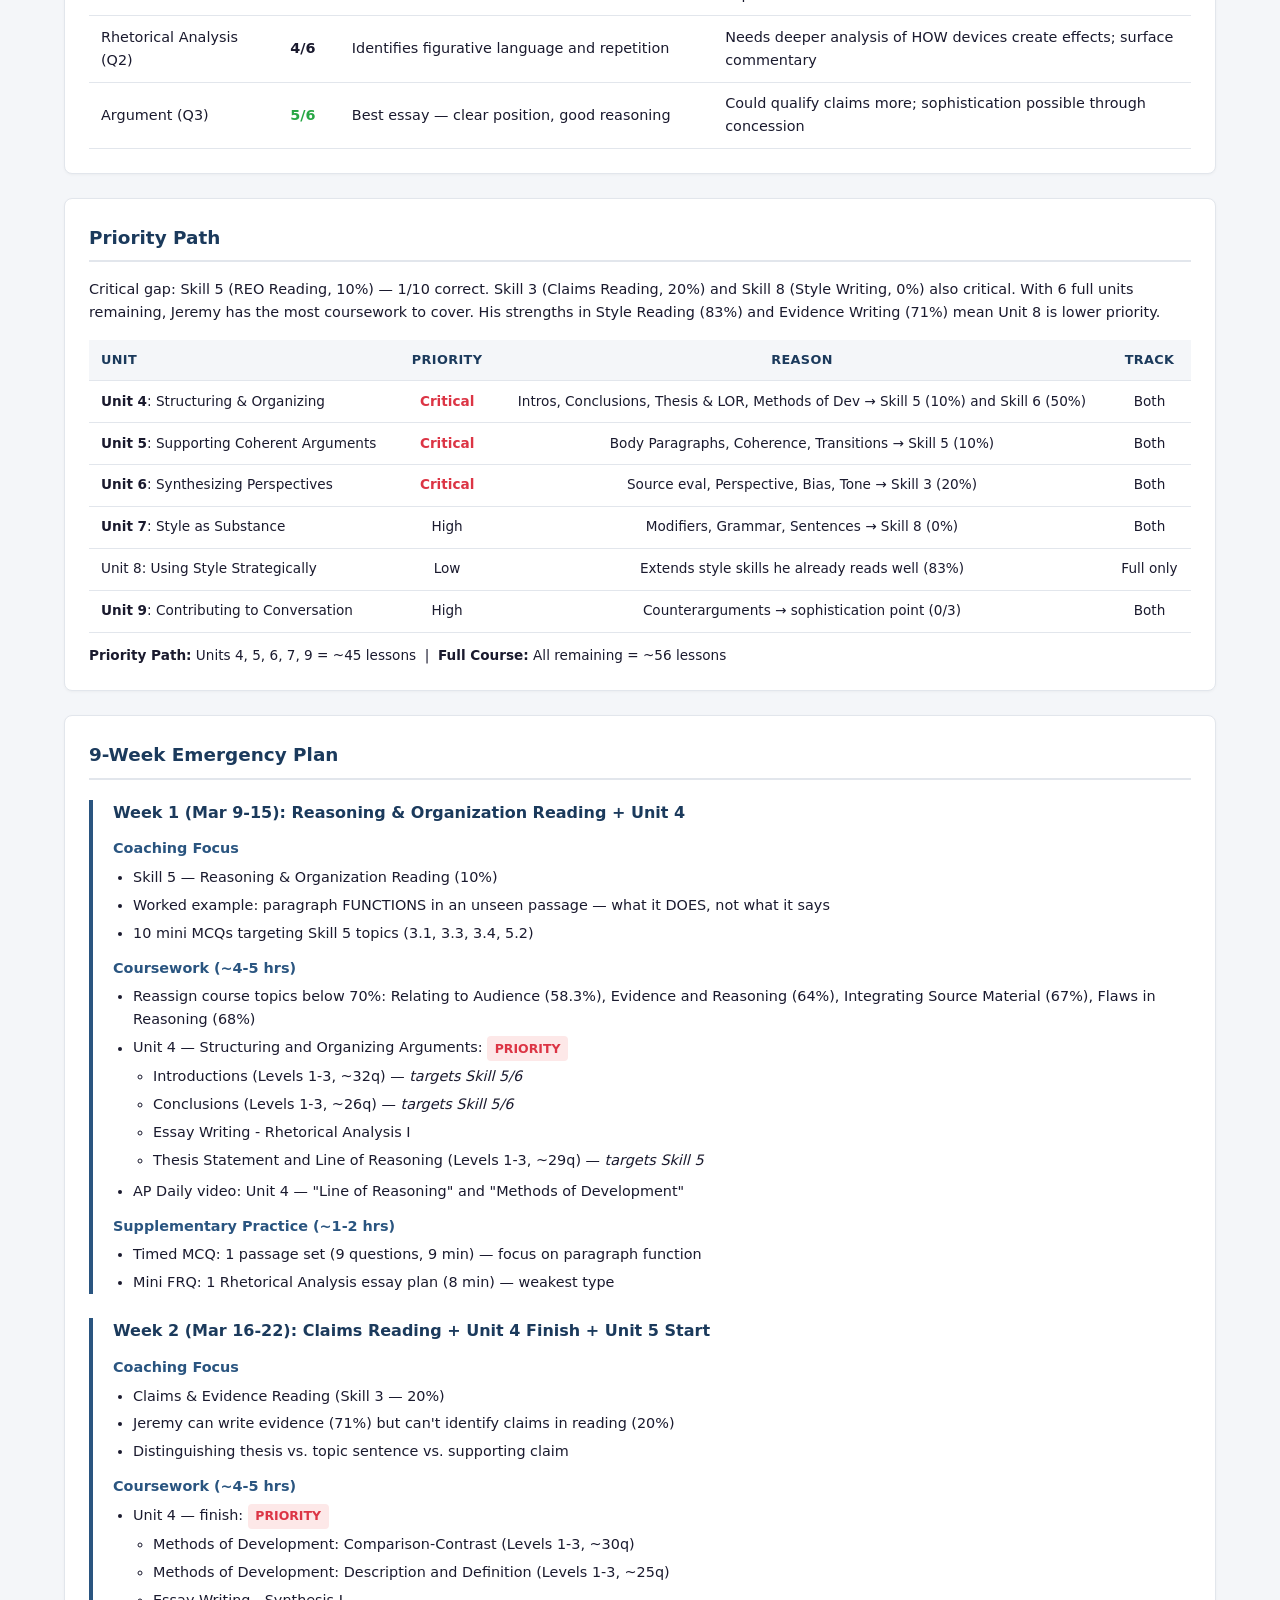
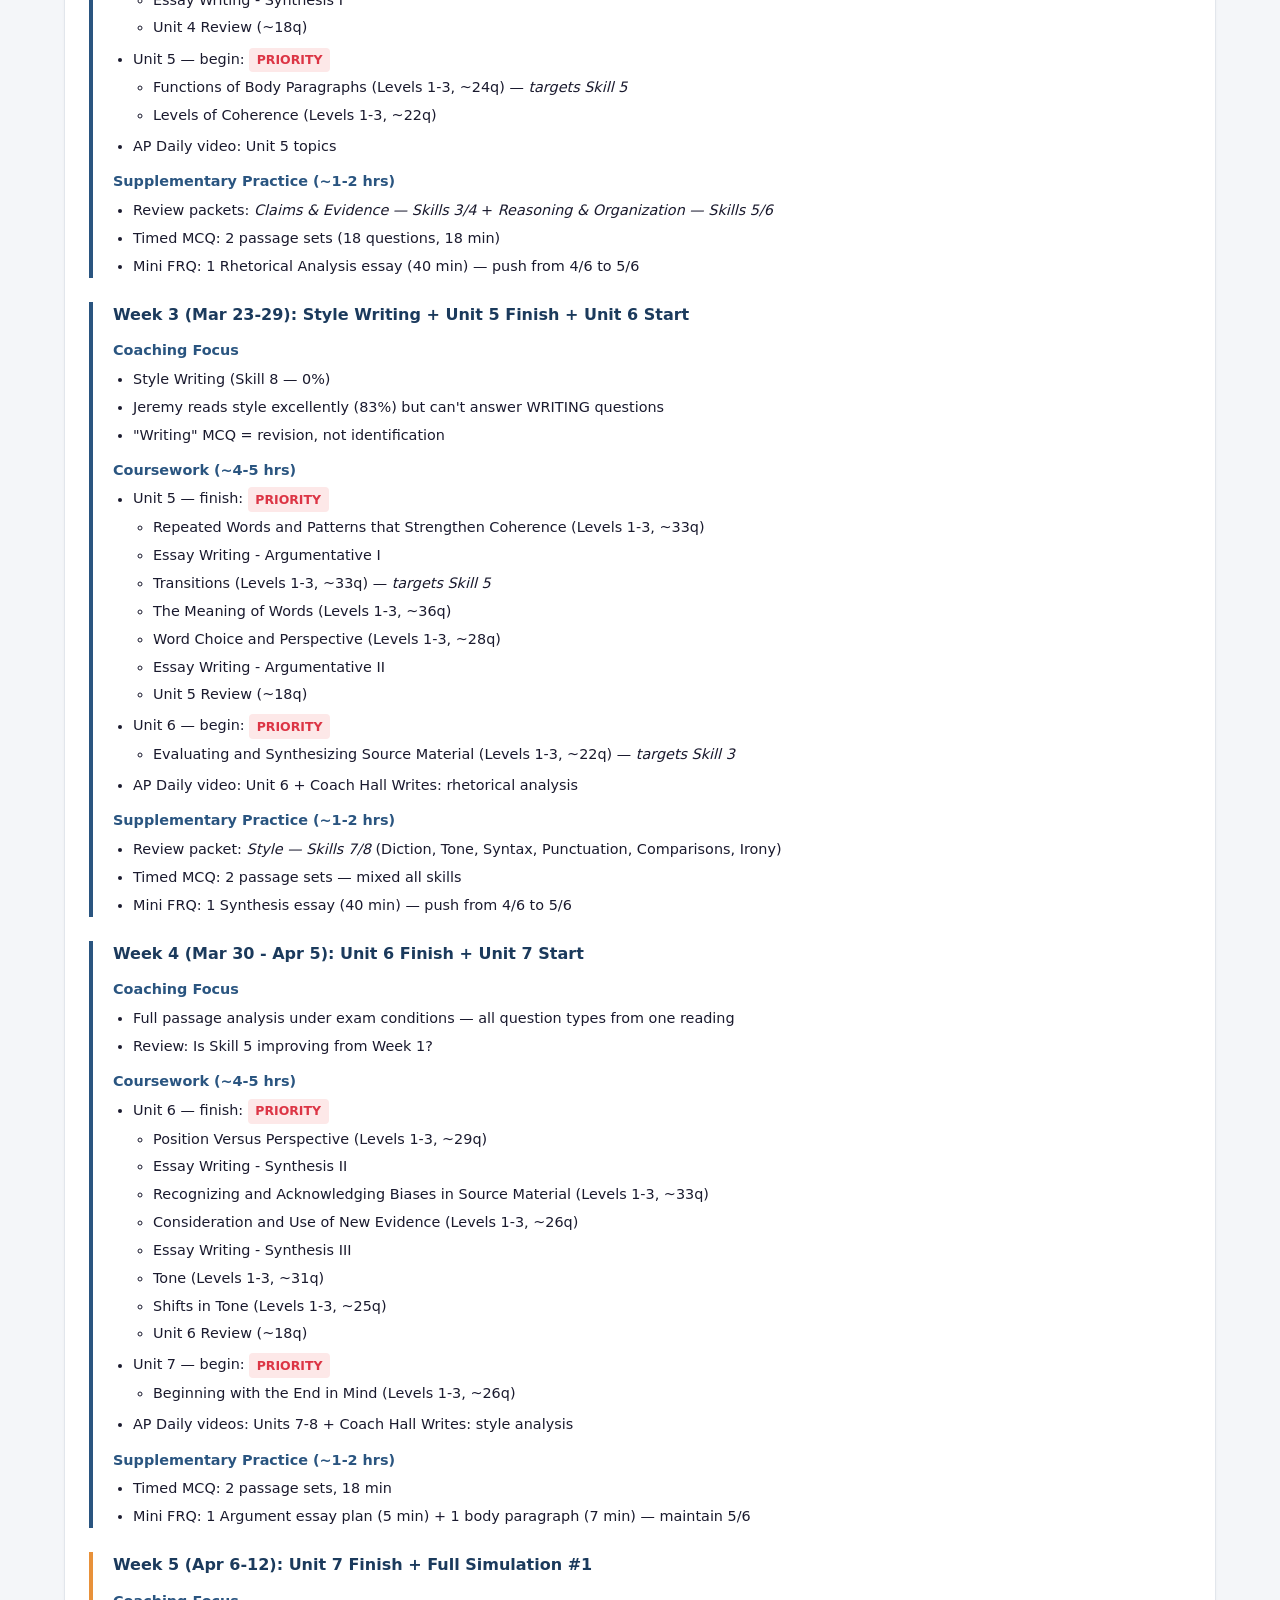
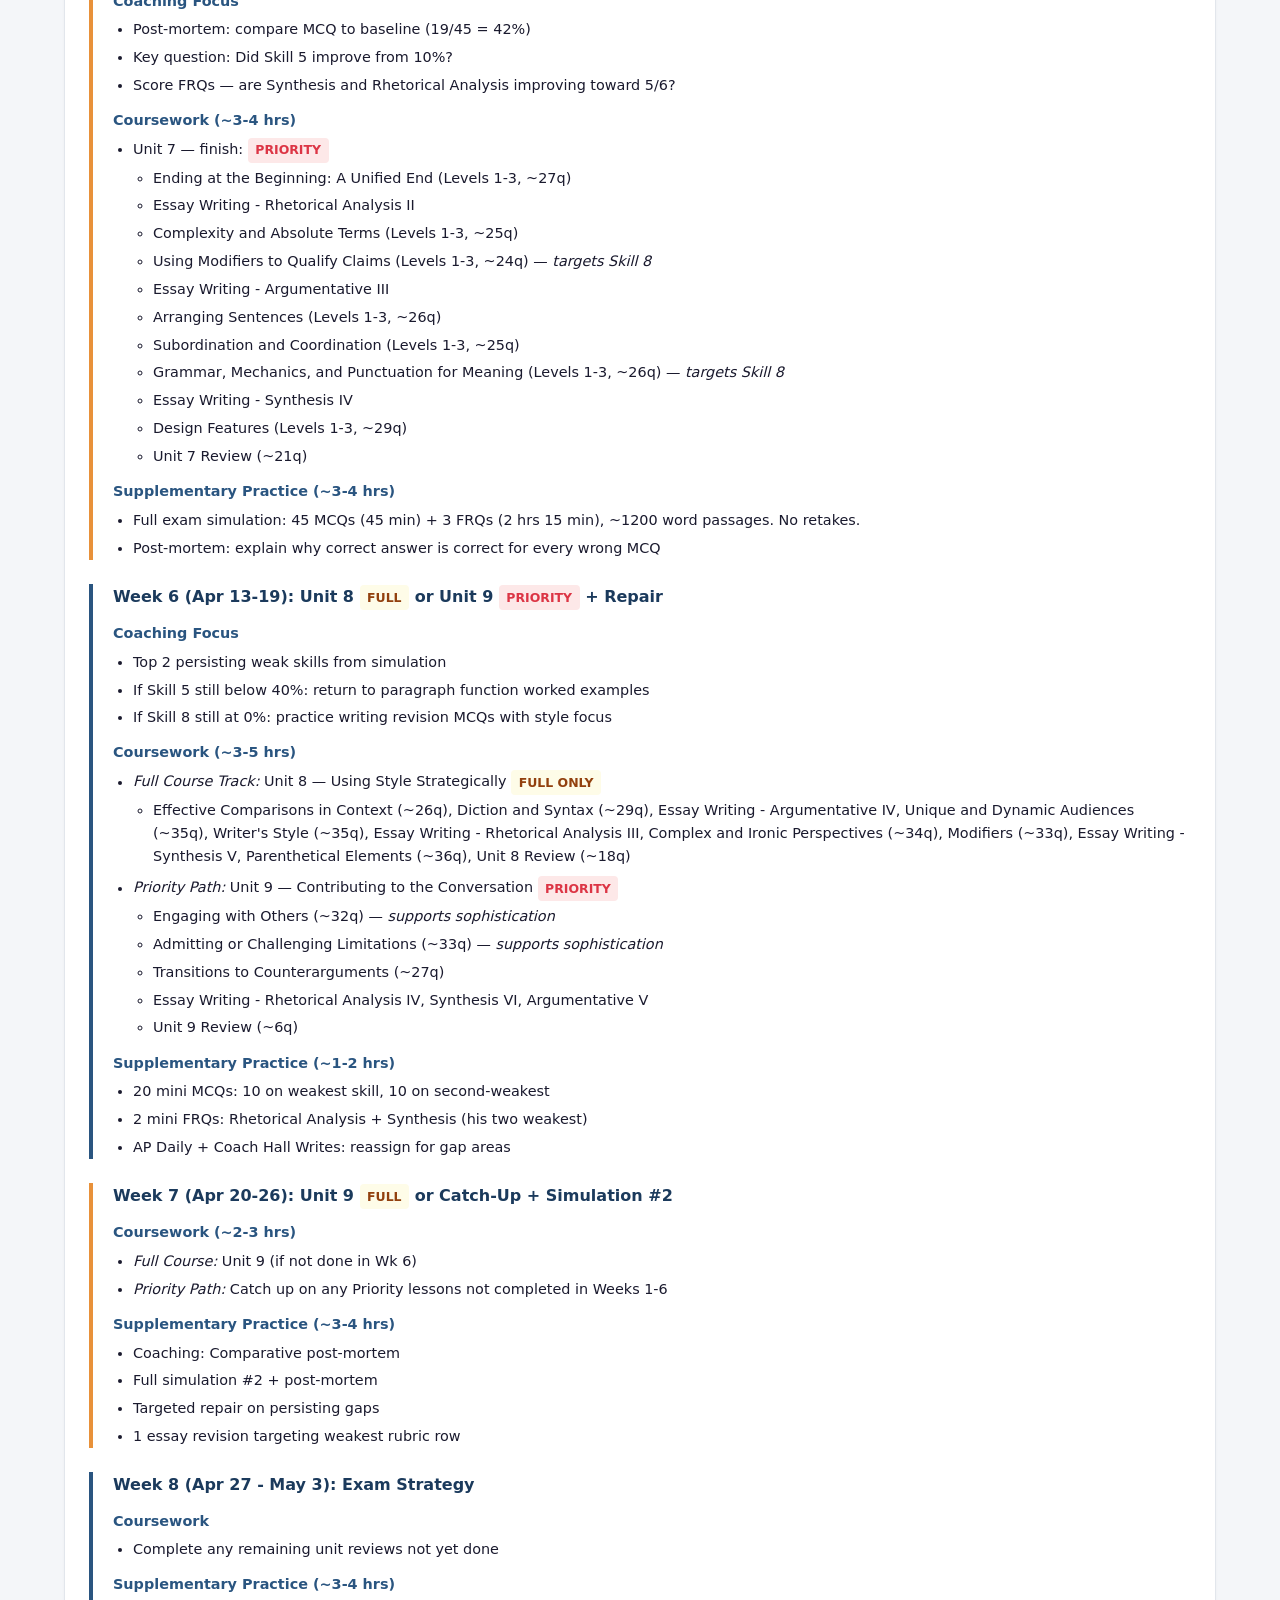
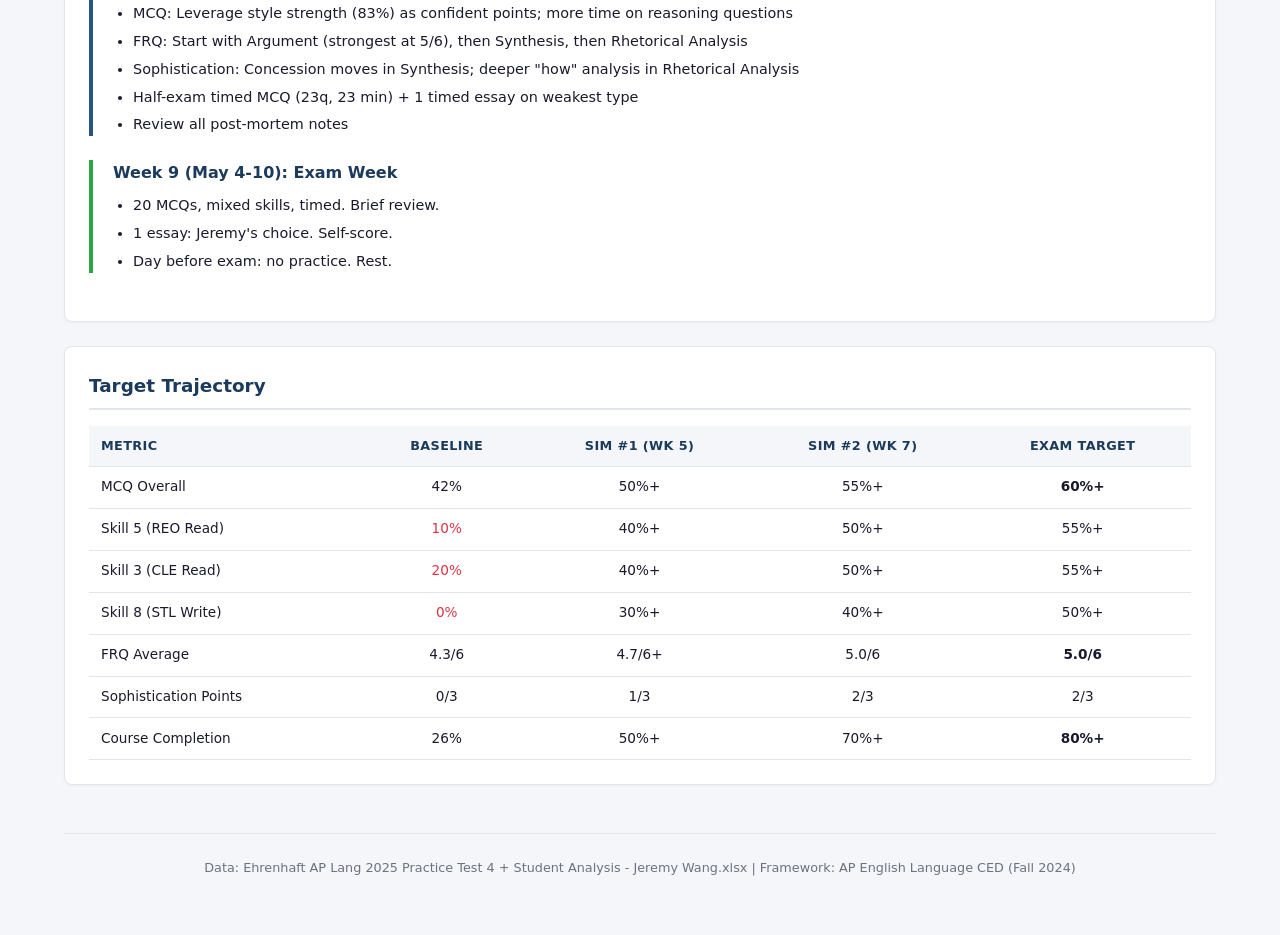
<file: jeremy.html>
<!DOCTYPE html>
<html lang="en">
<head>
  <meta charset="UTF-8">
  <meta name="viewport" content="width=device-width, initial-scale=1.0">
  <title>Jeremy Wang - AP Lang Dashboard</title>
  <link rel="stylesheet" href="styles.css">
</head>
<body>

<nav class="topnav">
  <div class="topnav-inner">
    <div class="topnav-brand">AP Lang Revision<small>Dashboard</small></div>
    <ul class="topnav-links">
      <li><a href="index.html">Overview</a></li>
      <li><a href="sara-beth.html">Sara Beth Way <span class="badge badge-remediation">Remediation</span></a></li>
      <li><a href="ella.html">Ella Gremont <span class="badge badge-emergency">Emergency</span></a></li>
      <li><a href="geetesh.html">Geetesh Parelly <span class="badge badge-emergency">Emergency</span></a></li>
      <li><a href="jeremy.html" class="active">Jeremy Wang <span class="badge badge-emergency">Emergency</span></a></li>
      <li><a href="mental-models.html">Mental Models <span class="badge badge-remediation">Course</span></a></li>
    </ul>
  </div>
</nav>

<div class="main">

  <div class="page-header">
    <h1>Jeremy Wang</h1>
    <p class="subtitle">Emergency Plan | Projected Score: 3-4 | 9-Week Plan</p>
  </div>

  <!-- Optional Remediation Course Link -->
  <div class="remediation-btn-card">
    <div>
      <strong>Optional Remediation Course</strong>
      <p>7-module targeted course using writing-to-reading bridge to fix the argument-tracing gap. ~3-4 weeks active + 1 week maintenance.</p>
    </div>
    <a href="jeremy-remediation.html" class="remediation-btn remediation-btn-optional">View Optional Remediation</a>
  </div>

  <!-- Key Metrics -->
  <div class="grid-4" style="margin-bottom:1.5rem;">
    <div class="stat-box">
      <div class="stat-number">42%</div>
      <div class="stat-desc">Exam MCQ (19/45)</div>
    </div>
    <div class="stat-box">
      <div class="stat-number">4.3/6</div>
      <div class="stat-desc">FRQ Average</div>
    </div>
    <div class="stat-box">
      <div class="stat-number" style="color:var(--strong)">81.1%</div>
      <div class="stat-desc">Course 1st-Attempt</div>
    </div>
    <div class="stat-box">
      <div class="stat-number" style="color:var(--critical)">26.2%</div>
      <div class="stat-desc">Course Completion</div>
    </div>
  </div>

  <div class="grid-2">
    <div class="card">
      <h2>Root Cause</h2>
      <div class="root-cause">
        Jeremy is the strongest of the three on exam MCQ (42%) with a targeted skill gap: <strong>Reasoning &amp; Organization Reading (Skill 5) at 10%</strong> &mdash; 1/10 correct. He reads well for style (83%) and evidence writing (71%), but cannot trace argument structure. With only 26% course completion, he has the most ground to cover.
      </div>
      <div class="key-finding" style="margin-top:1rem;">
        <strong>Narrow Gap:</strong> Jeremy's problem is concentrated in Skill 5 &mdash; the same analytical reading skill Sara Beth struggled with. He can BUILD arguments (5/6 on Argument FRQ) but can't TRACE them in others' writing.
      </div>
      <div class="key-finding">
        <strong>Lowest Course Completion:</strong> 26.2% &mdash; hasn't been exposed to Units 4-9. Most ground to cover.
      </div>
    </div>

    <div class="card">
      <h2>Course Performance</h2>
      <div class="stat-row" style="display:flex;justify-content:space-between;padding:0.4rem 0;border-bottom:1px solid var(--border);font-size:0.9rem;">
        <span class="stat-label">Units Completed</span><span class="stat-value">1-3 (of 9)</span>
      </div>
      <div class="stat-row" style="display:flex;justify-content:space-between;padding:0.4rem 0;border-bottom:1px solid var(--border);font-size:0.9rem;">
        <span class="stat-label">1st-Attempt Accuracy</span><span class="stat-value" style="color:var(--strong)">81.1%</span>
      </div>
      <div class="stat-row" style="display:flex;justify-content:space-between;padding:0.4rem 0;border-bottom:1px solid var(--border);font-size:0.9rem;">
        <span class="stat-label">Retake Inflation</span><span class="stat-value">+5.0% (low)</span>
      </div>
      <div class="stat-row" style="display:flex;justify-content:space-between;padding:0.4rem 0;border-bottom:1px solid var(--border);font-size:0.9rem;">
        <span class="stat-label">MAP Grade Level</span><span class="stat-value">8.5</span>
      </div>
      <div class="stat-row" style="display:flex;justify-content:space-between;padding:0.4rem 0;font-size:0.9rem;">
        <span class="stat-label">Transfer Gap</span><span class="stat-value" style="color:var(--critical)">-39 pts</span>
      </div>
      <h3>Weakest Course Topics</h3>
      <table class="table-sm">
        <tr><td>Relating to Audience</td><td style="color:var(--critical)">58.3%</td></tr>
        <tr><td>Evidence and Reasoning</td><td style="color:var(--critical)">64%</td></tr>
        <tr><td>Integrating Source Material</td><td style="color:var(--weak)">67%</td></tr>
        <tr><td>Flaws in Reasoning</td><td style="color:var(--weak)">68%</td></tr>
      </table>
    </div>
  </div>

  <!-- Exam Skill Profile -->
  <div class="card">
    <h2>Exam Skill Profile</h2>
    <div class="grid-2">
      <div>
        <div class="skill-bar-group">
          <div class="skill-bar-label"><span class="skill-name">Skill 7: Style (Read)</span><span class="skill-score">5/6 (83%) <span class="tag tag-strong">Strong</span></span></div>
          <div class="skill-bar-track"><div class="skill-bar-fill bar-strong" style="width:83%">83%</div></div>
        </div>
        <div class="skill-bar-group">
          <div class="skill-bar-label"><span class="skill-name">Skill 4: Claims &amp; Evidence (Write)</span><span class="skill-score">5/7 (71%) <span class="tag tag-strong">Strong</span></span></div>
          <div class="skill-bar-track"><div class="skill-bar-fill bar-strong" style="width:71%">71%</div></div>
        </div>
        <div class="skill-bar-group">
          <div class="skill-bar-label"><span class="skill-name">Skill 1: Rhet Situation (Read)</span><span class="skill-score">3/5 (60%) <span class="tag tag-adequate">Adequate</span></span></div>
          <div class="skill-bar-track"><div class="skill-bar-fill bar-adequate" style="width:60%">60%</div></div>
        </div>
        <div class="skill-bar-group">
          <div class="skill-bar-label"><span class="skill-name">Skill 6: Reasoning &amp; Org (Write)</span><span class="skill-score">4/8 (50%) <span class="tag tag-adequate">Develop</span></span></div>
          <div class="skill-bar-track"><div class="skill-bar-fill bar-adequate" style="width:50%">50%</div></div>
        </div>
      </div>
      <div>
        <div class="skill-bar-group">
          <div class="skill-bar-label"><span class="skill-name">Skill 3: Claims &amp; Evidence (Read)</span><span class="skill-score">1/5 (20%) <span class="tag tag-critical">Priority 2</span></span></div>
          <div class="skill-bar-track"><div class="skill-bar-fill bar-critical" style="width:20%">20%</div></div>
        </div>
        <div class="skill-bar-group">
          <div class="skill-bar-label"><span class="skill-name">Skill 5: Reasoning &amp; Org (Read)</span><span class="skill-score">1/10 (10%) <span class="tag tag-critical">Priority 1</span></span></div>
          <div class="skill-bar-track"><div class="skill-bar-fill bar-critical" style="width:10%"></div></div>
        </div>
        <div class="skill-bar-group">
          <div class="skill-bar-label"><span class="skill-name">Skill 8: Style (Write)</span><span class="skill-score">0/3 (0%) <span class="tag tag-critical">Priority 3</span></span></div>
          <div class="skill-bar-track"><div class="skill-bar-fill bar-critical" style="width:2%"></div></div>
        </div>
        <div class="skill-bar-group">
          <div class="skill-bar-label"><span class="skill-name">Skill 2: Rhet Situation (Write)</span><span class="skill-score">0/1 (0%) <span class="tag tag-critical">Low N</span></span></div>
          <div class="skill-bar-track"><div class="skill-bar-fill bar-critical" style="width:2%"></div></div>
        </div>
      </div>
    </div>
  </div>

  <!-- FRQ Detail -->
  <div class="card">
    <h2>FRQ Detail</h2>
    <table class="frq-table">
      <thead><tr><th>Type</th><th>Score</th><th>Strengths</th><th>Gaps</th></tr></thead>
      <tbody>
        <tr><td>Synthesis (Q1)</td><td>4/6</td><td>Clear thesis, multiple sources, addresses costs and ethics</td><td>Repetitive evidence; doesn't situate in broader context; no sophistication</td></tr>
        <tr><td>Rhetorical Analysis (Q2)</td><td>4/6</td><td>Identifies figurative language and repetition</td><td>Needs deeper analysis of HOW devices create effects; surface commentary</td></tr>
        <tr><td>Argument (Q3)</td><td style="color:var(--strong)">5/6</td><td>Best essay &mdash; clear position, good reasoning</td><td>Could qualify claims more; sophistication possible through concession</td></tr>
      </tbody>
    </table>
  </div>

  <!-- Priority Path -->
  <div class="card">
    <h2>Priority Path</h2>
    <p style="font-size:0.9rem;margin-bottom:1rem;">Critical gap: Skill 5 (REO Reading, 10%) &mdash; 1/10 correct. Skill 3 (Claims Reading, 20%) and Skill 8 (Style Writing, 0%) also critical. With 6 full units remaining, Jeremy has the most coursework to cover. His strengths in Style Reading (83%) and Evidence Writing (71%) mean Unit 8 is lower priority.</p>
    <table class="trajectory-table">
      <thead><tr><th>Unit</th><th>Priority</th><th>Reason</th><th>Track</th></tr></thead>
      <tbody>
        <tr><td><strong>Unit 4</strong>: Structuring &amp; Organizing</td><td style="color:var(--critical)"><strong>Critical</strong></td><td>Intros, Conclusions, Thesis &amp; LOR, Methods of Dev &rarr; Skill 5 (10%) and Skill 6 (50%)</td><td>Both</td></tr>
        <tr><td><strong>Unit 5</strong>: Supporting Coherent Arguments</td><td style="color:var(--critical)"><strong>Critical</strong></td><td>Body Paragraphs, Coherence, Transitions &rarr; Skill 5 (10%)</td><td>Both</td></tr>
        <tr><td><strong>Unit 6</strong>: Synthesizing Perspectives</td><td style="color:var(--critical)"><strong>Critical</strong></td><td>Source eval, Perspective, Bias, Tone &rarr; Skill 3 (20%)</td><td>Both</td></tr>
        <tr><td><strong>Unit 7</strong>: Style as Substance</td><td>High</td><td>Modifiers, Grammar, Sentences &rarr; Skill 8 (0%)</td><td>Both</td></tr>
        <tr><td>Unit 8: Using Style Strategically</td><td>Low</td><td>Extends style skills he already reads well (83%)</td><td>Full only</td></tr>
        <tr><td><strong>Unit 9</strong>: Contributing to Conversation</td><td>High</td><td>Counterarguments &rarr; sophistication point (0/3)</td><td>Both</td></tr>
      </tbody>
    </table>
    <p style="font-size:0.85rem;margin-top:0.75rem;"><strong>Priority Path:</strong> Units 4, 5, 6, 7, 9 = ~45 lessons &nbsp;|&nbsp; <strong>Full Course:</strong> All remaining = ~56 lessons</p>
  </div>

  <!-- Week-by-Week Plan -->
  <div class="card">
    <h2>9-Week Emergency Plan</h2>

    <div class="week-section">
      <h3>Week 1 (Mar 9-15): Reasoning &amp; Organization Reading + Unit 4</h3>
      <h4>Coaching Focus</h4>
      <ul>
        <li>Skill 5 &mdash; Reasoning &amp; Organization Reading (10%)</li>
        <li>Worked example: paragraph FUNCTIONS in an unseen passage &mdash; what it DOES, not what it says</li>
        <li>10 mini MCQs targeting Skill 5 topics (3.1, 3.3, 3.4, 5.2)</li>
      </ul>
      <h4>Coursework (~4-5 hrs)</h4>
      <ul>
        <li>Reassign course topics below 70%: Relating to Audience (58.3%), Evidence and Reasoning (64%), Integrating Source Material (67%), Flaws in Reasoning (68%)</li>
        <li>Unit 4 &mdash; Structuring and Organizing Arguments: <span class="tag tag-critical">PRIORITY</span>
          <ul>
            <li>Introductions (Levels 1-3, ~32q) &mdash; <em>targets Skill 5/6</em></li>
            <li>Conclusions (Levels 1-3, ~26q) &mdash; <em>targets Skill 5/6</em></li>
            <li>Essay Writing - Rhetorical Analysis I</li>
            <li>Thesis Statement and Line of Reasoning (Levels 1-3, ~29q) &mdash; <em>targets Skill 5</em></li>
          </ul>
        </li>
        <li>AP Daily video: Unit 4 &mdash; "Line of Reasoning" and "Methods of Development"</li>
      </ul>
      <h4>Supplementary Practice (~1-2 hrs)</h4>
      <ul>
        <li>Timed MCQ: 1 passage set (9 questions, 9 min) &mdash; focus on paragraph function</li>
        <li>Mini FRQ: 1 Rhetorical Analysis essay plan (8 min) &mdash; weakest type</li>
      </ul>
    </div>

    <div class="week-section">
      <h3>Week 2 (Mar 16-22): Claims Reading + Unit 4 Finish + Unit 5 Start</h3>
      <h4>Coaching Focus</h4>
      <ul>
        <li>Claims &amp; Evidence Reading (Skill 3 &mdash; 20%)</li>
        <li>Jeremy can write evidence (71%) but can't identify claims in reading (20%)</li>
        <li>Distinguishing thesis vs. topic sentence vs. supporting claim</li>
      </ul>
      <h4>Coursework (~4-5 hrs)</h4>
      <ul>
        <li>Unit 4 &mdash; finish: <span class="tag tag-critical">PRIORITY</span>
          <ul>
            <li>Methods of Development: Comparison-Contrast (Levels 1-3, ~30q)</li>
            <li>Methods of Development: Description and Definition (Levels 1-3, ~25q)</li>
            <li>Essay Writing - Synthesis I</li>
            <li>Unit 4 Review (~18q)</li>
          </ul>
        </li>
        <li>Unit 5 &mdash; begin: <span class="tag tag-critical">PRIORITY</span>
          <ul>
            <li>Functions of Body Paragraphs (Levels 1-3, ~24q) &mdash; <em>targets Skill 5</em></li>
            <li>Levels of Coherence (Levels 1-3, ~22q)</li>
          </ul>
        </li>
        <li>AP Daily video: Unit 5 topics</li>
      </ul>
      <h4>Supplementary Practice (~1-2 hrs)</h4>
      <ul>
        <li>Review packets: <em>Claims &amp; Evidence &mdash; Skills 3/4</em> + <em>Reasoning &amp; Organization &mdash; Skills 5/6</em></li>
        <li>Timed MCQ: 2 passage sets (18 questions, 18 min)</li>
        <li>Mini FRQ: 1 Rhetorical Analysis essay (40 min) &mdash; push from 4/6 to 5/6</li>
      </ul>
    </div>

    <div class="week-section">
      <h3>Week 3 (Mar 23-29): Style Writing + Unit 5 Finish + Unit 6 Start</h3>
      <h4>Coaching Focus</h4>
      <ul>
        <li>Style Writing (Skill 8 &mdash; 0%)</li>
        <li>Jeremy reads style excellently (83%) but can't answer WRITING questions</li>
        <li>"Writing" MCQ = revision, not identification</li>
      </ul>
      <h4>Coursework (~4-5 hrs)</h4>
      <ul>
        <li>Unit 5 &mdash; finish: <span class="tag tag-critical">PRIORITY</span>
          <ul>
            <li>Repeated Words and Patterns that Strengthen Coherence (Levels 1-3, ~33q)</li>
            <li>Essay Writing - Argumentative I</li>
            <li>Transitions (Levels 1-3, ~33q) &mdash; <em>targets Skill 5</em></li>
            <li>The Meaning of Words (Levels 1-3, ~36q)</li>
            <li>Word Choice and Perspective (Levels 1-3, ~28q)</li>
            <li>Essay Writing - Argumentative II</li>
            <li>Unit 5 Review (~18q)</li>
          </ul>
        </li>
        <li>Unit 6 &mdash; begin: <span class="tag tag-critical">PRIORITY</span>
          <ul>
            <li>Evaluating and Synthesizing Source Material (Levels 1-3, ~22q) &mdash; <em>targets Skill 3</em></li>
          </ul>
        </li>
        <li>AP Daily video: Unit 6 + Coach Hall Writes: rhetorical analysis</li>
      </ul>
      <h4>Supplementary Practice (~1-2 hrs)</h4>
      <ul>
        <li>Review packet: <em>Style &mdash; Skills 7/8</em> (Diction, Tone, Syntax, Punctuation, Comparisons, Irony)</li>
        <li>Timed MCQ: 2 passage sets &mdash; mixed all skills</li>
        <li>Mini FRQ: 1 Synthesis essay (40 min) &mdash; push from 4/6 to 5/6</li>
      </ul>
    </div>

    <div class="week-section">
      <h3>Week 4 (Mar 30 - Apr 5): Unit 6 Finish + Unit 7 Start</h3>
      <h4>Coaching Focus</h4>
      <ul>
        <li>Full passage analysis under exam conditions &mdash; all question types from one reading</li>
        <li>Review: Is Skill 5 improving from Week 1?</li>
      </ul>
      <h4>Coursework (~4-5 hrs)</h4>
      <ul>
        <li>Unit 6 &mdash; finish: <span class="tag tag-critical">PRIORITY</span>
          <ul>
            <li>Position Versus Perspective (Levels 1-3, ~29q)</li>
            <li>Essay Writing - Synthesis II</li>
            <li>Recognizing and Acknowledging Biases in Source Material (Levels 1-3, ~33q)</li>
            <li>Consideration and Use of New Evidence (Levels 1-3, ~26q)</li>
            <li>Essay Writing - Synthesis III</li>
            <li>Tone (Levels 1-3, ~31q)</li>
            <li>Shifts in Tone (Levels 1-3, ~25q)</li>
            <li>Unit 6 Review (~18q)</li>
          </ul>
        </li>
        <li>Unit 7 &mdash; begin: <span class="tag tag-critical">PRIORITY</span>
          <ul>
            <li>Beginning with the End in Mind (Levels 1-3, ~26q)</li>
          </ul>
        </li>
        <li>AP Daily videos: Units 7-8 + Coach Hall Writes: style analysis</li>
      </ul>
      <h4>Supplementary Practice (~1-2 hrs)</h4>
      <ul>
        <li>Timed MCQ: 2 passage sets, 18 min</li>
        <li>Mini FRQ: 1 Argument essay plan (5 min) + 1 body paragraph (7 min) &mdash; maintain 5/6</li>
      </ul>
    </div>

    <div class="week-section" style="border-left-color:var(--accent);">
      <h3>Week 5 (Apr 6-12): Unit 7 Finish + Full Simulation #1</h3>
      <h4>Coaching Focus</h4>
      <ul>
        <li>Post-mortem: compare MCQ to baseline (19/45 = 42%)</li>
        <li>Key question: Did Skill 5 improve from 10%?</li>
        <li>Score FRQs &mdash; are Synthesis and Rhetorical Analysis improving toward 5/6?</li>
      </ul>
      <h4>Coursework (~3-4 hrs)</h4>
      <ul>
        <li>Unit 7 &mdash; finish: <span class="tag tag-critical">PRIORITY</span>
          <ul>
            <li>Ending at the Beginning: A Unified End (Levels 1-3, ~27q)</li>
            <li>Essay Writing - Rhetorical Analysis II</li>
            <li>Complexity and Absolute Terms (Levels 1-3, ~25q)</li>
            <li>Using Modifiers to Qualify Claims (Levels 1-3, ~24q) &mdash; <em>targets Skill 8</em></li>
            <li>Essay Writing - Argumentative III</li>
            <li>Arranging Sentences (Levels 1-3, ~26q)</li>
            <li>Subordination and Coordination (Levels 1-3, ~25q)</li>
            <li>Grammar, Mechanics, and Punctuation for Meaning (Levels 1-3, ~26q) &mdash; <em>targets Skill 8</em></li>
            <li>Essay Writing - Synthesis IV</li>
            <li>Design Features (Levels 1-3, ~29q)</li>
            <li>Unit 7 Review (~21q)</li>
          </ul>
        </li>
      </ul>
      <h4>Supplementary Practice (~3-4 hrs)</h4>
      <ul>
        <li>Full exam simulation: 45 MCQs (45 min) + 3 FRQs (2 hrs 15 min), ~1200 word passages. No retakes.</li>
        <li>Post-mortem: explain why correct answer is correct for every wrong MCQ</li>
      </ul>
    </div>

    <div class="week-section">
      <h3>Week 6 (Apr 13-19): Unit 8 <span class="tag tag-adequate">FULL</span> or Unit 9 <span class="tag tag-critical">PRIORITY</span> + Repair</h3>
      <h4>Coaching Focus</h4>
      <ul>
        <li>Top 2 persisting weak skills from simulation</li>
        <li>If Skill 5 still below 40%: return to paragraph function worked examples</li>
        <li>If Skill 8 still at 0%: practice writing revision MCQs with style focus</li>
      </ul>
      <h4>Coursework (~3-5 hrs)</h4>
      <ul>
        <li><em>Full Course Track:</em> Unit 8 &mdash; Using Style Strategically <span class="tag tag-adequate">FULL ONLY</span>
          <ul>
            <li>Effective Comparisons in Context (~26q), Diction and Syntax (~29q), Essay Writing - Argumentative IV, Unique and Dynamic Audiences (~35q), Writer's Style (~35q), Essay Writing - Rhetorical Analysis III, Complex and Ironic Perspectives (~34q), Modifiers (~33q), Essay Writing - Synthesis V, Parenthetical Elements (~36q), Unit 8 Review (~18q)</li>
          </ul>
        </li>
        <li><em>Priority Path:</em> Unit 9 &mdash; Contributing to the Conversation <span class="tag tag-critical">PRIORITY</span>
          <ul>
            <li>Engaging with Others (~32q) &mdash; <em>supports sophistication</em></li>
            <li>Admitting or Challenging Limitations (~33q) &mdash; <em>supports sophistication</em></li>
            <li>Transitions to Counterarguments (~27q)</li>
            <li>Essay Writing - Rhetorical Analysis IV, Synthesis VI, Argumentative V</li>
            <li>Unit 9 Review (~6q)</li>
          </ul>
        </li>
      </ul>
      <h4>Supplementary Practice (~1-2 hrs)</h4>
      <ul>
        <li>20 mini MCQs: 10 on weakest skill, 10 on second-weakest</li>
        <li>2 mini FRQs: Rhetorical Analysis + Synthesis (his two weakest)</li>
        <li>AP Daily + Coach Hall Writes: reassign for gap areas</li>
      </ul>
    </div>

    <div class="week-section" style="border-left-color:var(--accent);">
      <h3>Week 7 (Apr 20-26): Unit 9 <span class="tag tag-adequate">FULL</span> or Catch-Up + Simulation #2</h3>
      <h4>Coursework (~2-3 hrs)</h4>
      <ul>
        <li><em>Full Course:</em> Unit 9 (if not done in Wk 6)</li>
        <li><em>Priority Path:</em> Catch up on any Priority lessons not completed in Weeks 1-6</li>
      </ul>
      <h4>Supplementary Practice (~3-4 hrs)</h4>
      <ul>
        <li>Coaching: Comparative post-mortem</li>
        <li>Full simulation #2 + post-mortem</li>
        <li>Targeted repair on persisting gaps</li>
        <li>1 essay revision targeting weakest rubric row</li>
      </ul>
    </div>

    <div class="week-section">
      <h3>Week 8 (Apr 27 - May 3): Exam Strategy</h3>
      <h4>Coursework</h4>
      <ul><li>Complete any remaining unit reviews not yet done</li></ul>
      <h4>Supplementary Practice (~3-4 hrs)</h4>
      <ul>
        <li>MCQ: Leverage style strength (83%) as confident points; more time on reasoning questions</li>
        <li>FRQ: Start with Argument (strongest at 5/6), then Synthesis, then Rhetorical Analysis</li>
        <li>Sophistication: Concession moves in Synthesis; deeper "how" analysis in Rhetorical Analysis</li>
        <li>Half-exam timed MCQ (23q, 23 min) + 1 timed essay on weakest type</li>
        <li>Review all post-mortem notes</li>
      </ul>
    </div>

    <div class="week-section" style="border-left-color:var(--strong);">
      <h3>Week 9 (May 4-10): Exam Week</h3>
      <ul>
        <li>20 MCQs, mixed skills, timed. Brief review.</li>
        <li>1 essay: Jeremy's choice. Self-score.</li>
        <li>Day before exam: no practice. Rest.</li>
      </ul>
    </div>
  </div>

  <!-- Target Trajectory -->
  <div class="card">
    <h2>Target Trajectory</h2>
    <table class="trajectory-table">
      <thead><tr><th>Metric</th><th>Baseline</th><th>Sim #1 (Wk 5)</th><th>Sim #2 (Wk 7)</th><th>Exam Target</th></tr></thead>
      <tbody>
        <tr><td>MCQ Overall</td><td>42%</td><td>50%+</td><td>55%+</td><td><strong>60%+</strong></td></tr>
        <tr><td>Skill 5 (REO Read)</td><td style="color:var(--critical)">10%</td><td>40%+</td><td>50%+</td><td>55%+</td></tr>
        <tr><td>Skill 3 (CLE Read)</td><td style="color:var(--critical)">20%</td><td>40%+</td><td>50%+</td><td>55%+</td></tr>
        <tr><td>Skill 8 (STL Write)</td><td style="color:var(--critical)">0%</td><td>30%+</td><td>40%+</td><td>50%+</td></tr>
        <tr><td>FRQ Average</td><td>4.3/6</td><td>4.7/6+</td><td>5.0/6</td><td><strong>5.0/6</strong></td></tr>
        <tr><td>Sophistication Points</td><td>0/3</td><td>1/3</td><td>2/3</td><td>2/3</td></tr>
        <tr><td>Course Completion</td><td>26%</td><td>50%+</td><td>70%+</td><td><strong>80%+</strong></td></tr>
      </tbody>
    </table>
  </div>

  <div class="footer">
    Data: Ehrenhaft AP Lang 2025 Practice Test 4 + Student Analysis - Jeremy Wang.xlsx | Framework: AP English Language CED (Fall 2024)
  </div>

</div>
</body>
</html>
</file>
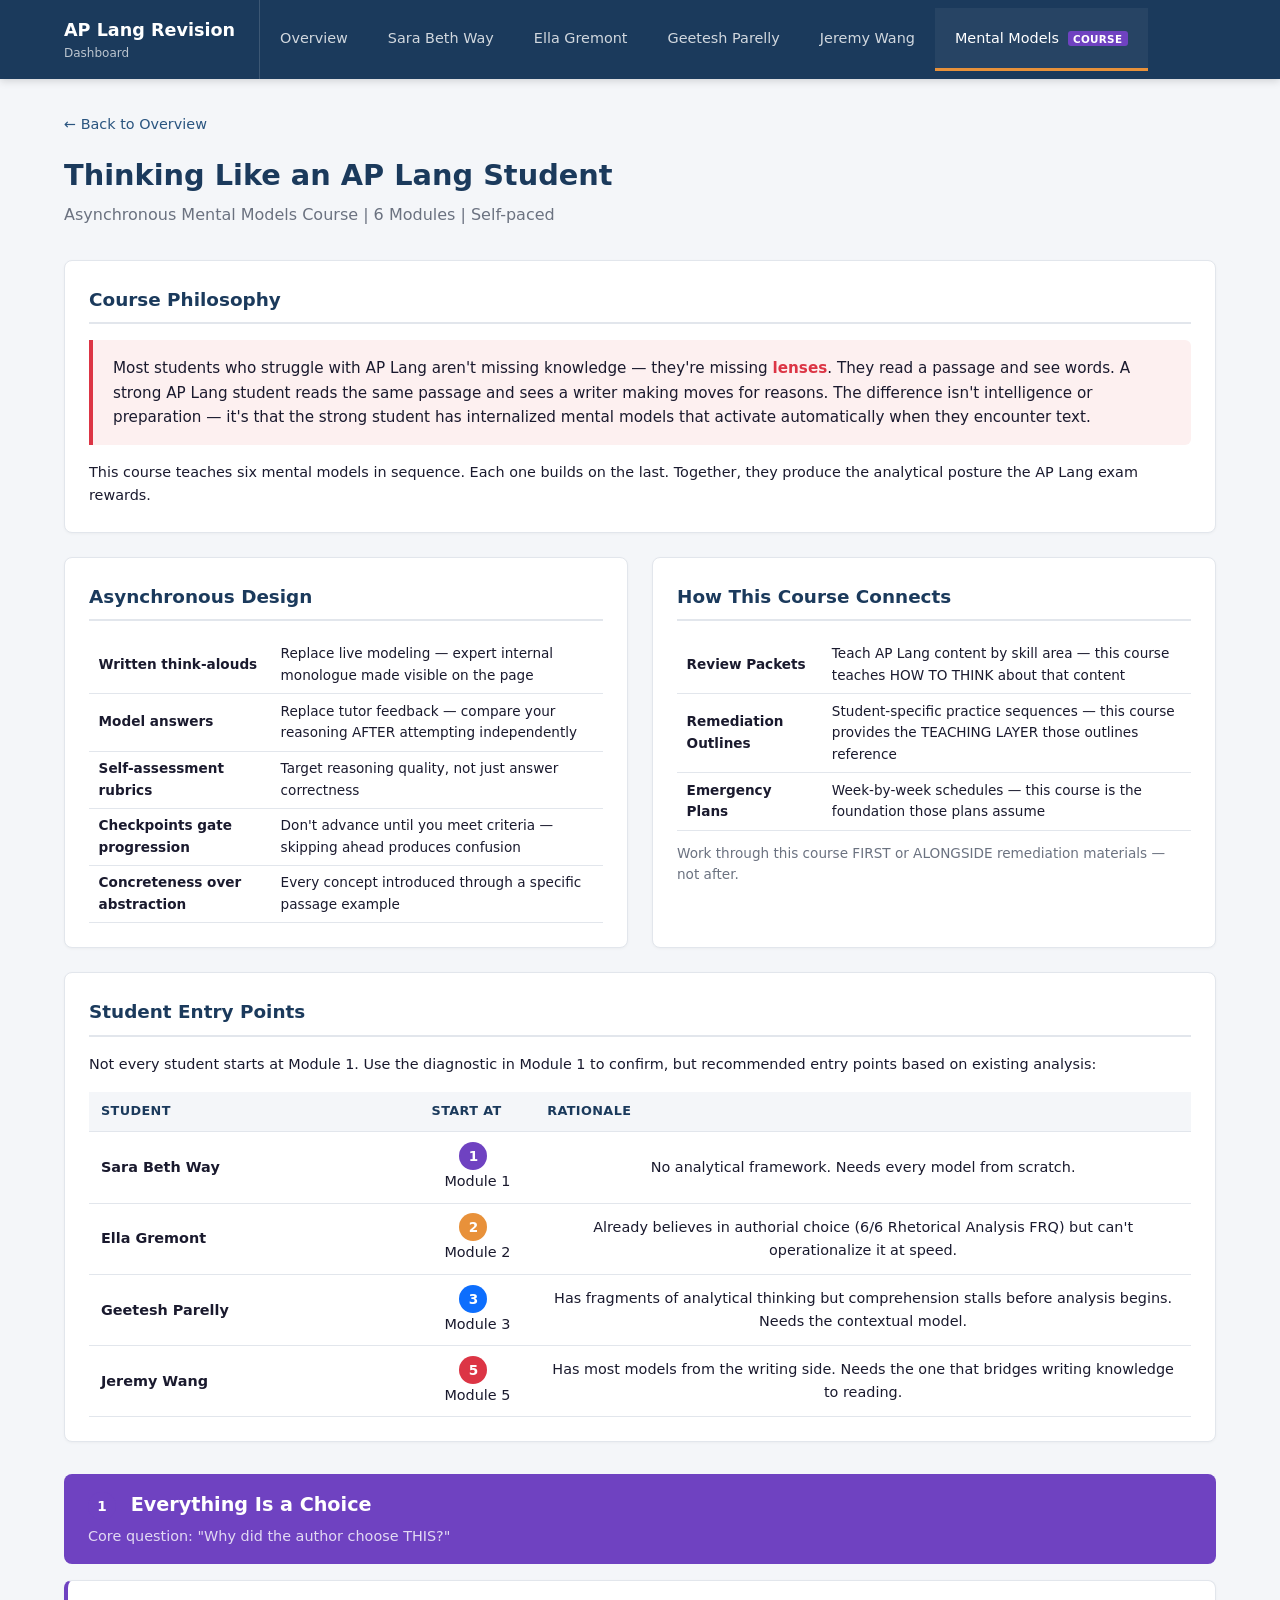
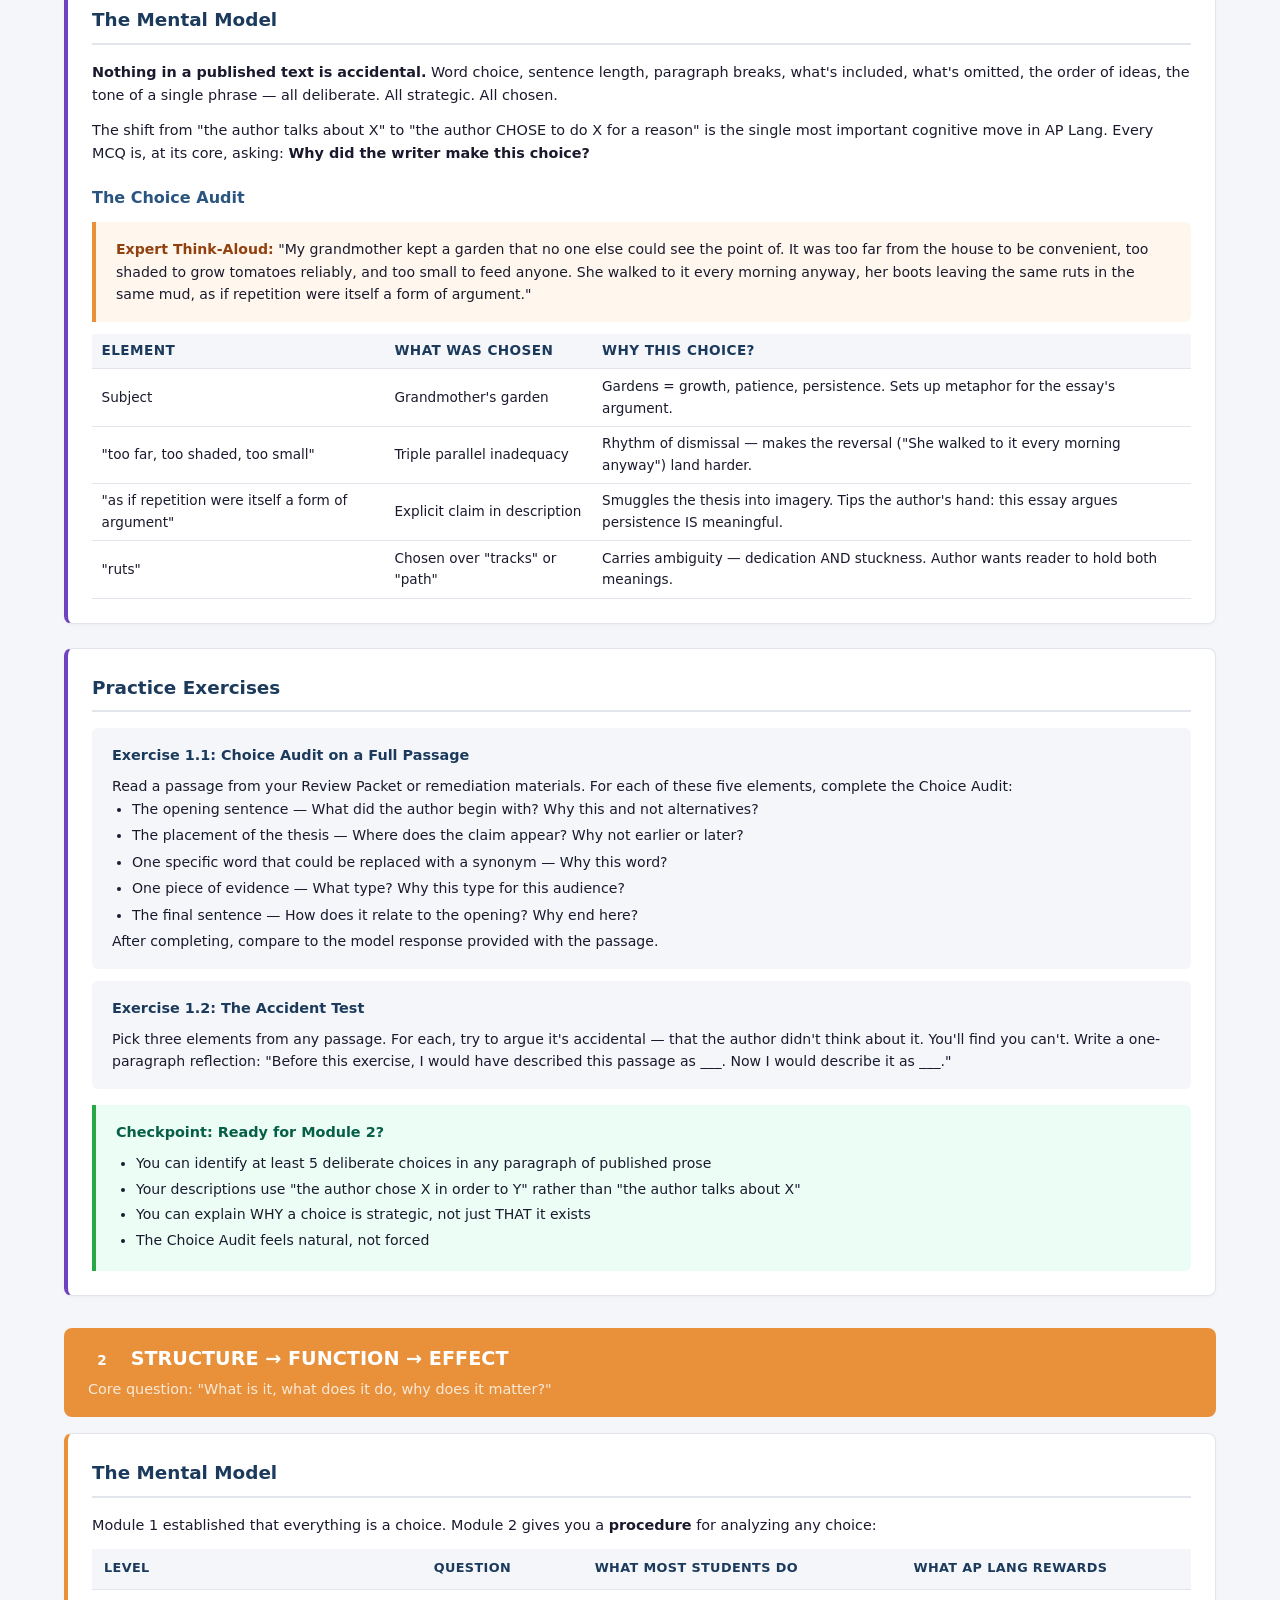
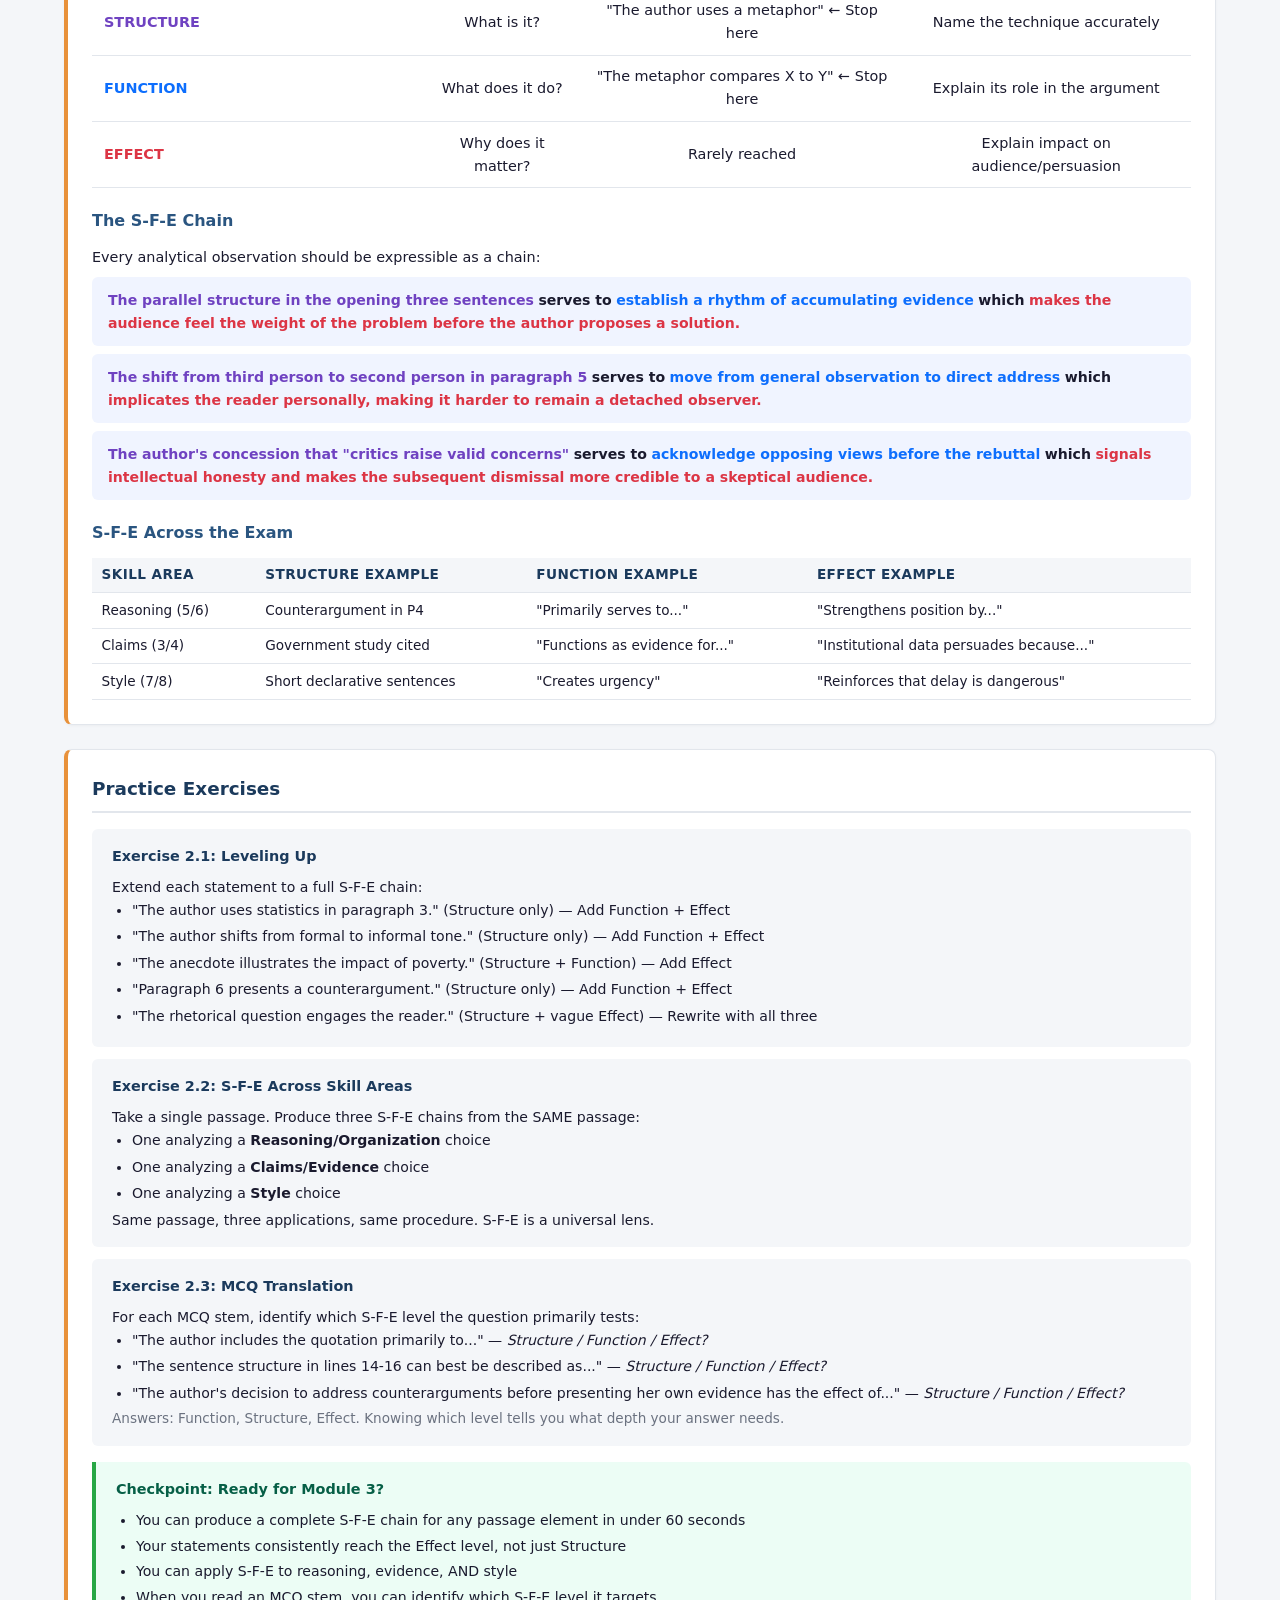
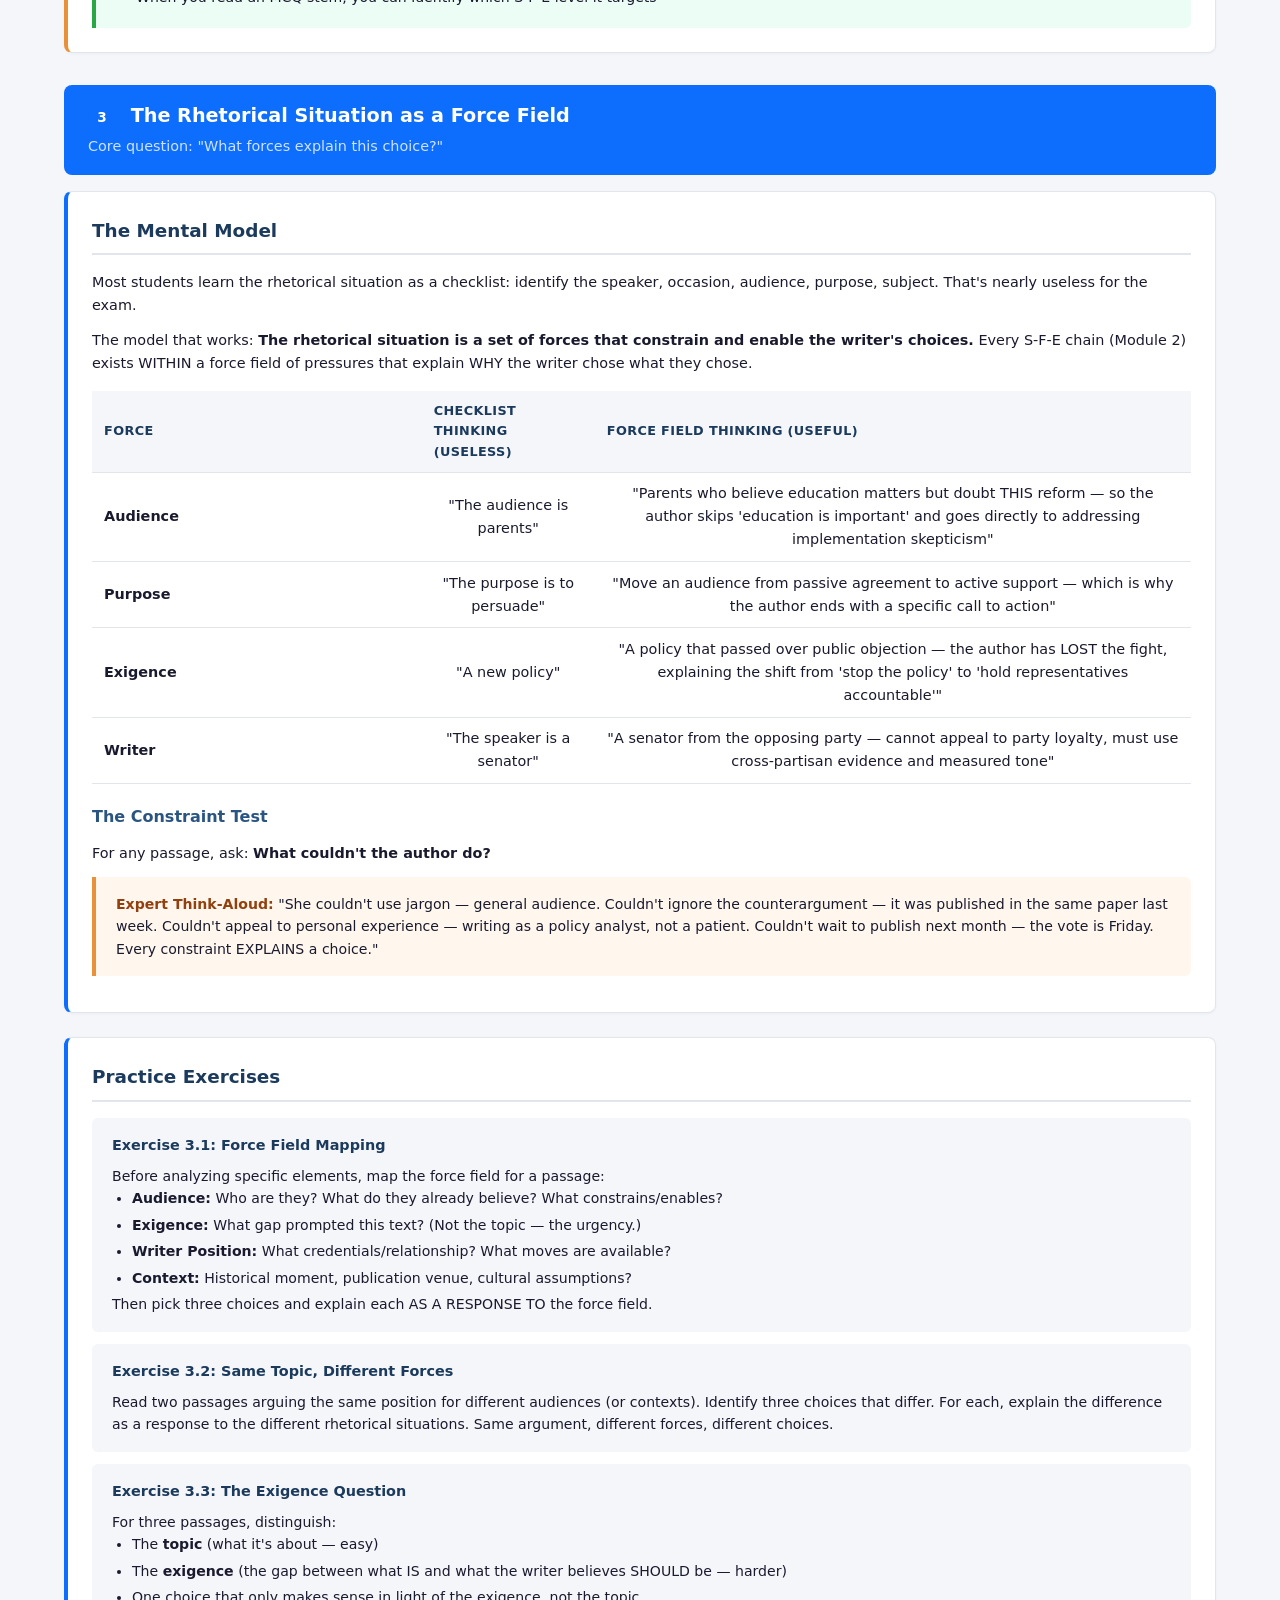
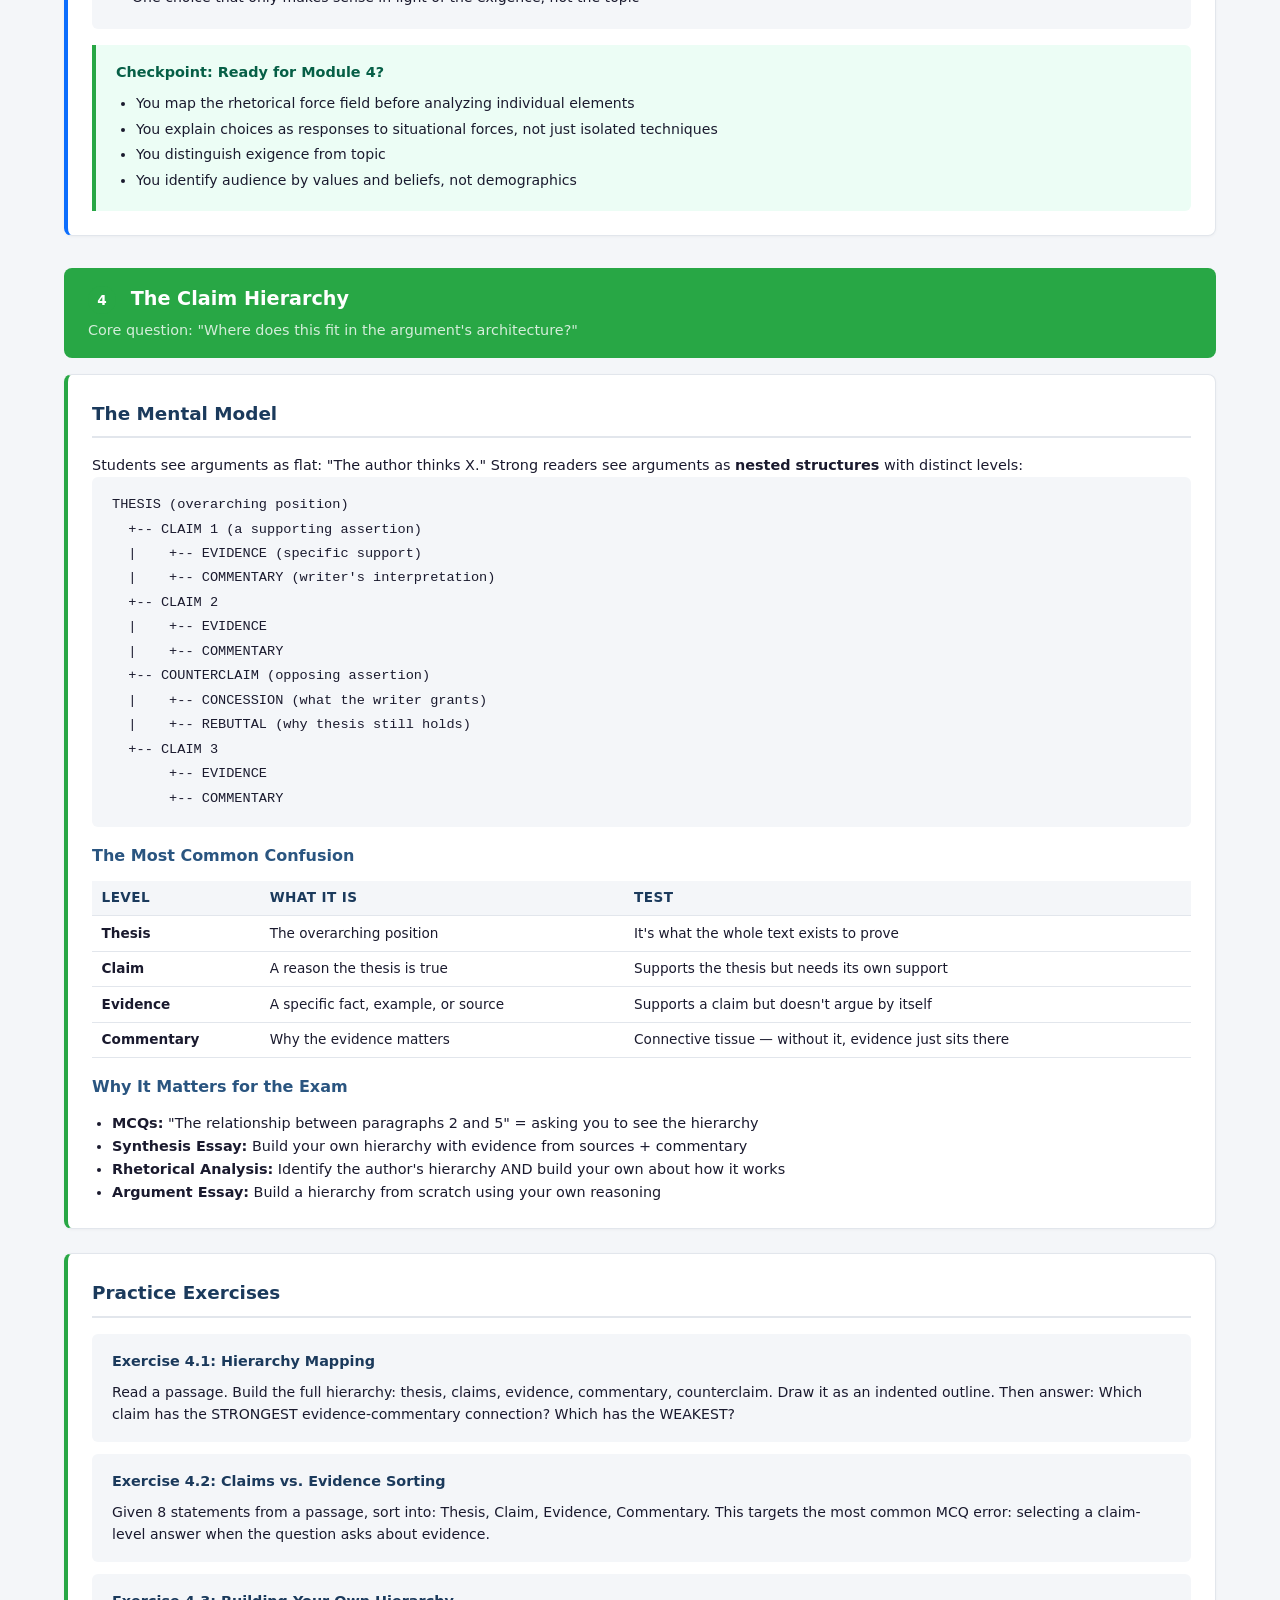
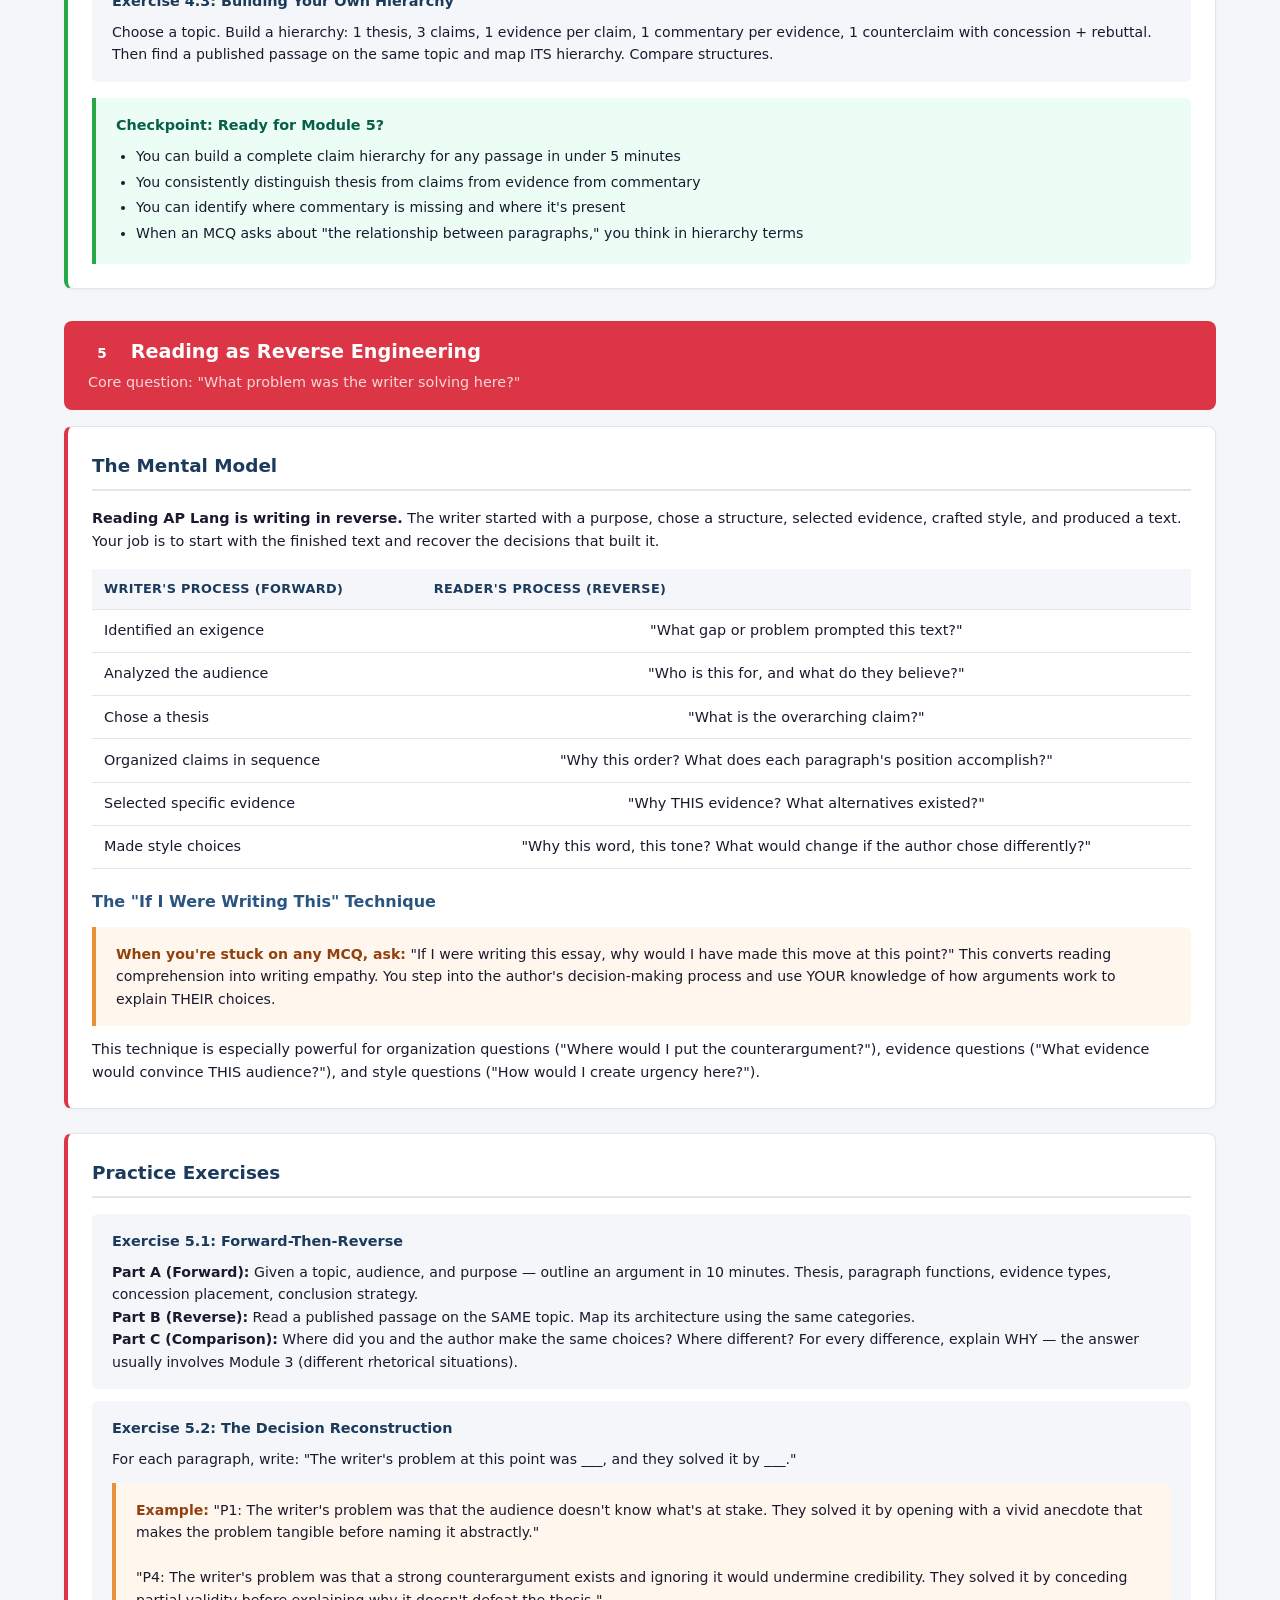
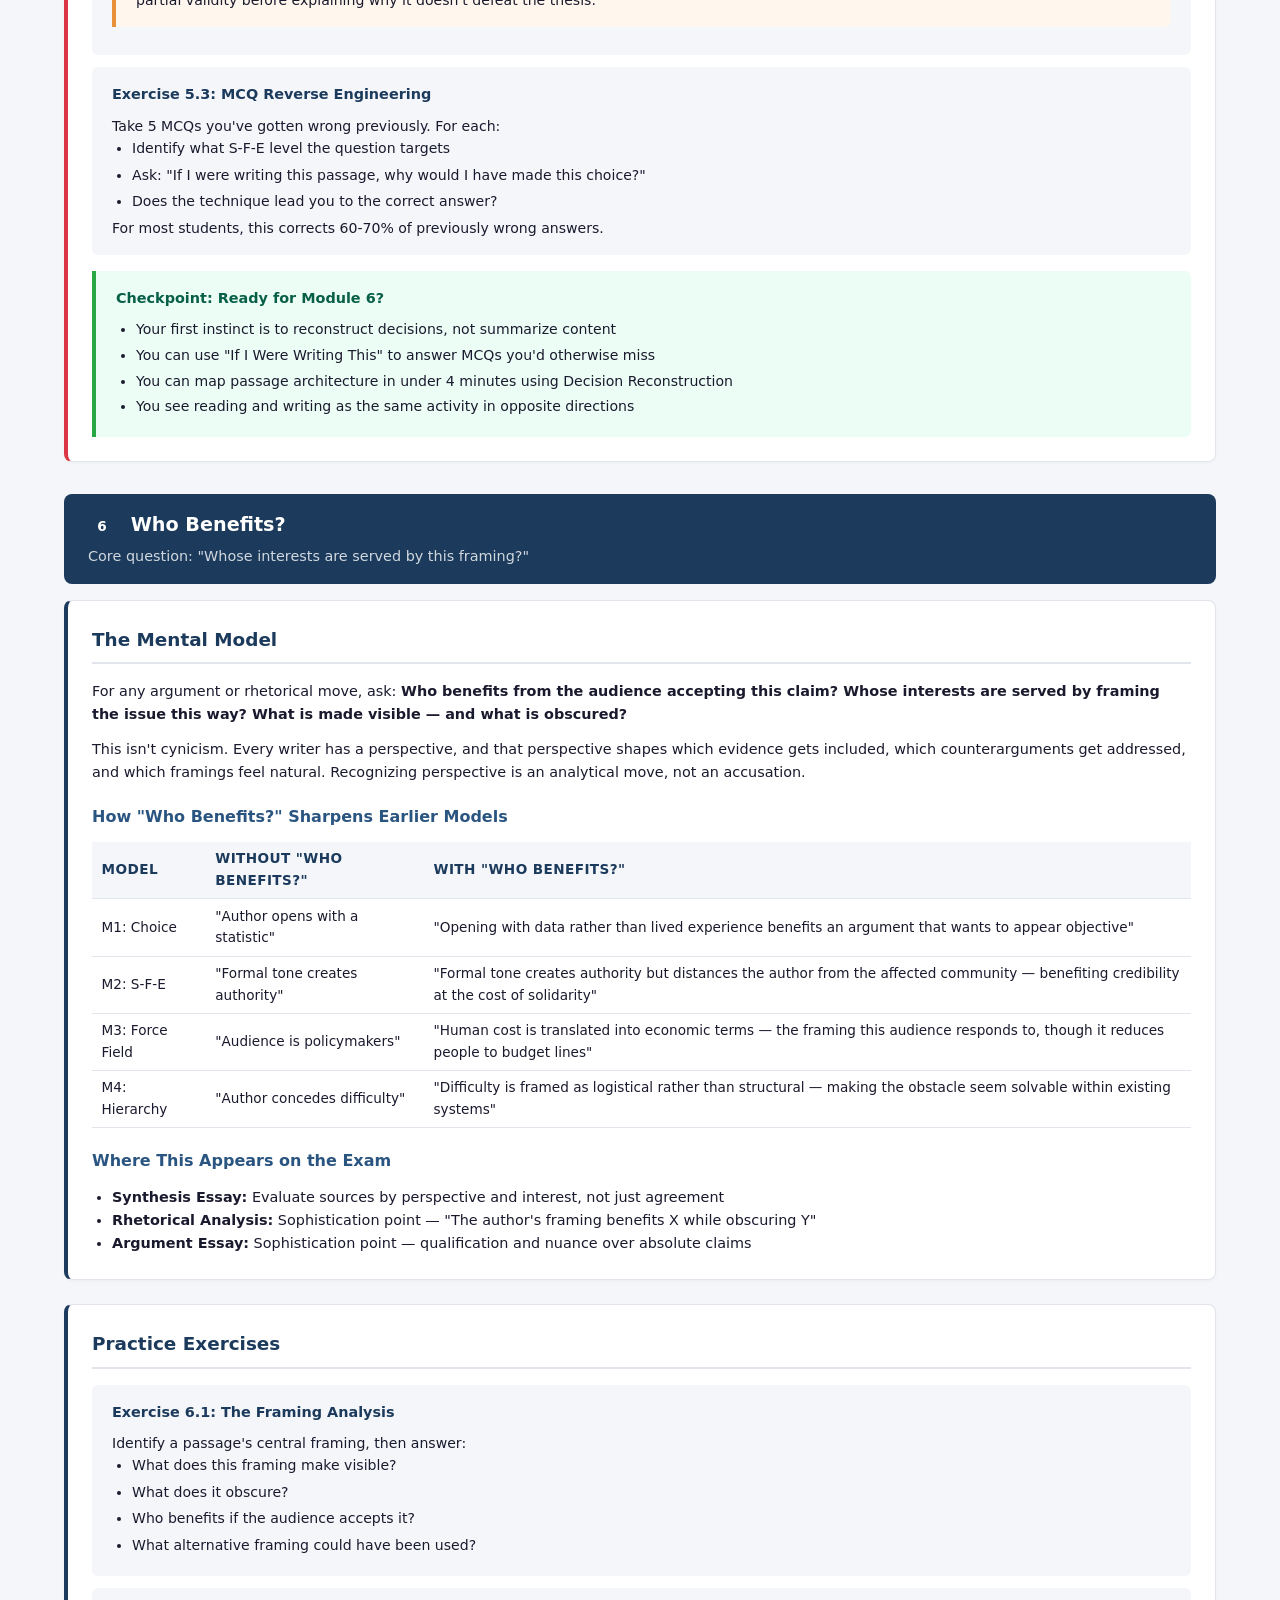
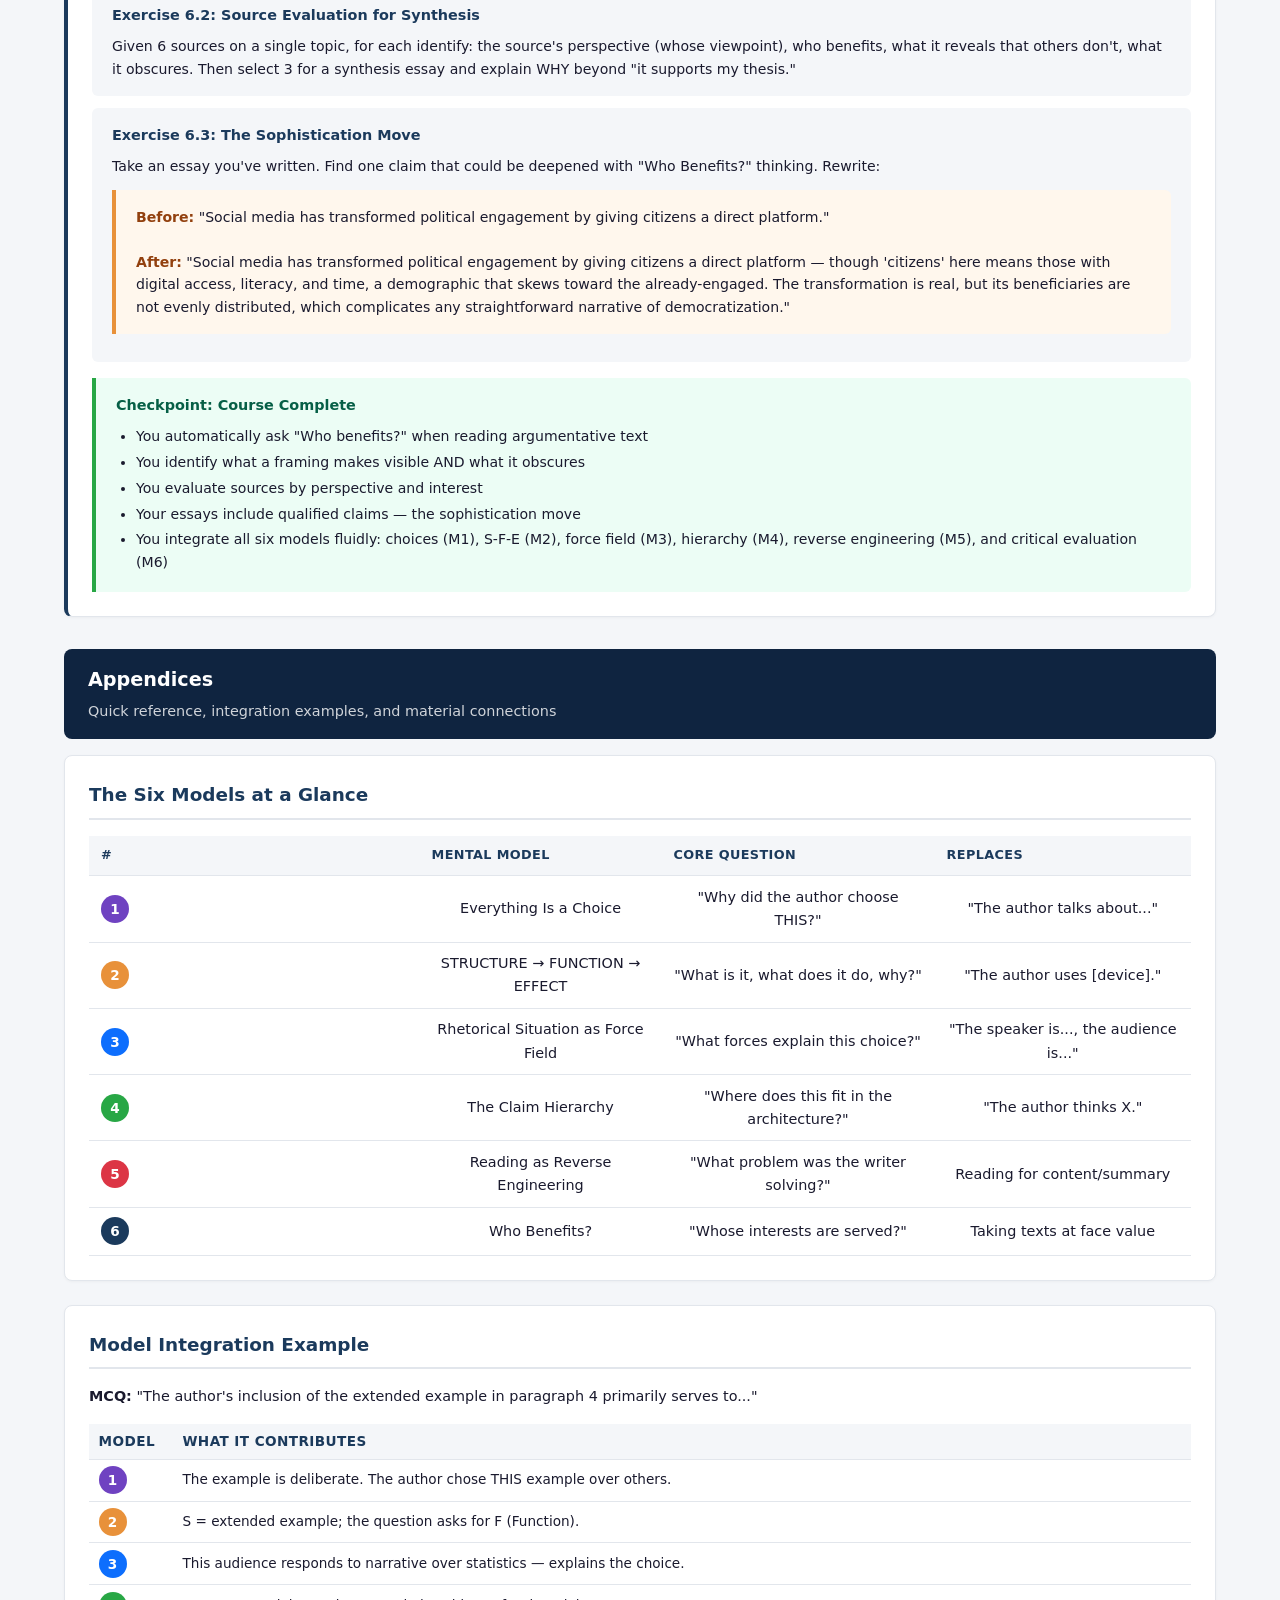
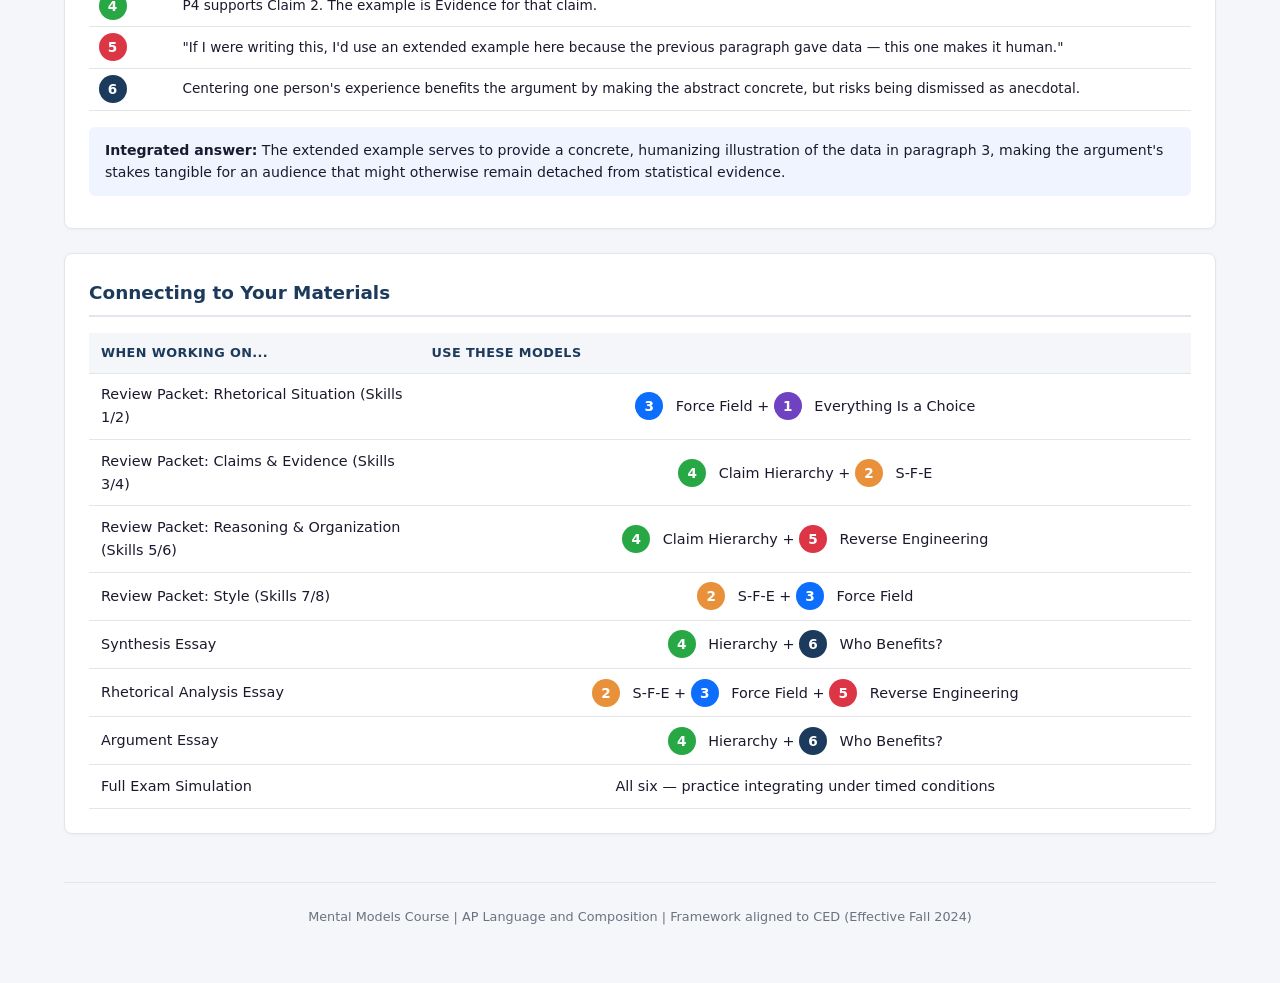
<file: mental-models.html>
<!DOCTYPE html>
<html lang="en">
<head>
  <meta charset="UTF-8">
  <meta name="viewport" content="width=device-width, initial-scale=1.0">
  <title>Mental Models Course - AP Lang</title>
  <link rel="stylesheet" href="styles.css">
  <style>
    .module-card { border-left: 4px solid var(--navy-light); margin-bottom: 1.5rem; }
    .module-card.model-1 { border-left-color: #6f42c1; }
    .module-card.model-2 { border-left-color: var(--accent); }
    .module-card.model-3 { border-left-color: #0d6efd; }
    .module-card.model-4 { border-left-color: var(--strong); }
    .module-card.model-5 { border-left-color: #dc3545; }
    .module-card.model-6 { border-left-color: var(--navy); }
    .model-header { padding: 1rem 1.5rem; border-radius: 8px; margin: 2rem 0 1rem; }
    .model-header h2 { color: white; border: none; margin: 0; padding: 0; font-size: 1.2rem; }
    .model-header p { color: rgba(255,255,255,0.8); margin: 0.25rem 0 0; font-size: 0.9rem; }
    .model-header.mh-1 { background: #6f42c1; }
    .model-header.mh-2 { background: var(--accent); }
    .model-header.mh-3 { background: #0d6efd; }
    .model-header.mh-4 { background: var(--strong); }
    .model-header.mh-5 { background: #dc3545; }
    .model-header.mh-6 { background: var(--navy); }
    .step-block { background: var(--bg); border-radius: 6px; padding: 1rem 1.25rem; margin-bottom: 0.75rem; }
    .step-block h4 { color: var(--navy); margin-bottom: 0.5rem; font-size: 0.9rem; }
    .step-block p, .step-block ul { font-size: 0.88rem; }
    .step-block ul { margin-left: 1.25rem; }
    .step-block li { margin-bottom: 0.25rem; }
    .checkpoint { background: #ecfdf5; border-left: 4px solid var(--strong); padding: 1rem 1.25rem; border-radius: 0 6px 6px 0; margin-top: 1rem; }
    .checkpoint h4 { color: #065f46; margin-bottom: 0.5rem; font-size: 0.9rem; }
    .checkpoint ul { margin-left: 1.25rem; font-size: 0.88rem; }
    .checkpoint li { margin-bottom: 0.2rem; }
    blockquote { border-left: 3px solid var(--border); padding: 0.5rem 1rem; margin: 0.5rem 0; font-style: italic; color: var(--text-muted); font-size: 0.88rem; }
    .think-aloud { background: #fff7ed; border-left: 4px solid var(--accent); padding: 1rem 1.25rem; border-radius: 0 6px 6px 0; margin: 0.75rem 0; font-size: 0.88rem; }
    .think-aloud strong { color: #92400e; }
    .entry-point-table td:first-child { font-weight: 600; }
    .sfe-chain { background: #f0f4ff; border-radius: 6px; padding: 0.75rem 1rem; margin: 0.5rem 0; font-size: 0.88rem; font-family: 'Segoe UI', system-ui, sans-serif; }
    .sfe-chain .sfe-s { color: #6f42c1; font-weight: 600; }
    .sfe-chain .sfe-f { color: #0d6efd; font-weight: 600; }
    .sfe-chain .sfe-e { color: #dc3545; font-weight: 600; }
    .model-number { display: inline-block; width: 28px; height: 28px; line-height: 28px; text-align: center; border-radius: 50%; color: white; font-weight: 700; font-size: 0.85rem; margin-right: 0.5rem; }
    .mn-1 { background: #6f42c1; }
    .mn-2 { background: var(--accent); }
    .mn-3 { background: #0d6efd; }
    .mn-4 { background: var(--strong); }
    .mn-5 { background: #dc3545; }
    .mn-6 { background: var(--navy); }
    .glance-table td:first-child { white-space: nowrap; }
  </style>
</head>
<body>

<nav class="topnav">
  <div class="topnav-inner">
    <div class="topnav-brand">AP Lang Revision<small>Dashboard</small></div>
    <ul class="topnav-links">
      <li><a href="index.html">Overview</a></li>
      <li><a href="sara-beth.html">Sara Beth Way</a></li>
      <li><a href="ella.html">Ella Gremont</a></li>
      <li><a href="geetesh.html">Geetesh Parelly</a></li>
      <li><a href="jeremy.html">Jeremy Wang</a></li>
      <li><a href="mental-models.html" class="active">Mental Models <span class="badge badge-remediation">Course</span></a></li>
    </ul>
  </div>
</nav>

<div class="main">

  <a href="index.html" class="back-link" style="display:inline-block;margin-bottom:1rem;color:var(--navy-light);text-decoration:none;font-size:0.9rem;">&larr; Back to Overview</a>

  <div class="page-header">
    <h1>Thinking Like an AP Lang Student</h1>
    <p class="subtitle">Asynchronous Mental Models Course | 6 Modules | Self-paced</p>
  </div>

  <!-- Philosophy -->
  <div class="card">
    <h2>Course Philosophy</h2>
    <div class="root-cause">
      Most students who struggle with AP Lang aren't missing knowledge &mdash; they're missing <strong>lenses</strong>. They read a passage and see words. A strong AP Lang student reads the same passage and sees a writer making moves for reasons. The difference isn't intelligence or preparation &mdash; it's that the strong student has internalized mental models that activate automatically when they encounter text.
    </div>
    <p style="font-size:0.9rem;margin-top:1rem;">This course teaches six mental models in sequence. Each one builds on the last. Together, they produce the analytical posture the AP Lang exam rewards.</p>
  </div>

  <!-- Async Design + Relationship to Materials -->
  <div class="grid-2">
    <div class="card">
      <h2>Asynchronous Design</h2>
      <table class="table-sm">
        <tr><td><strong>Written think-alouds</strong></td><td>Replace live modeling &mdash; expert internal monologue made visible on the page</td></tr>
        <tr><td><strong>Model answers</strong></td><td>Replace tutor feedback &mdash; compare your reasoning AFTER attempting independently</td></tr>
        <tr><td><strong>Self-assessment rubrics</strong></td><td>Target reasoning quality, not just answer correctness</td></tr>
        <tr><td><strong>Checkpoints gate progression</strong></td><td>Don't advance until you meet criteria &mdash; skipping ahead produces confusion</td></tr>
        <tr><td><strong>Concreteness over abstraction</strong></td><td>Every concept introduced through a specific passage example</td></tr>
      </table>
    </div>
    <div class="card">
      <h2>How This Course Connects</h2>
      <table class="table-sm">
        <tr><td><strong>Review Packets</strong></td><td>Teach AP Lang content by skill area &mdash; this course teaches HOW TO THINK about that content</td></tr>
        <tr><td><strong>Remediation Outlines</strong></td><td>Student-specific practice sequences &mdash; this course provides the TEACHING LAYER those outlines reference</td></tr>
        <tr><td><strong>Emergency Plans</strong></td><td>Week-by-week schedules &mdash; this course is the foundation those plans assume</td></tr>
      </table>
      <p style="font-size:0.85rem;margin-top:0.75rem;color:var(--text-muted);">Work through this course FIRST or ALONGSIDE remediation materials &mdash; not after.</p>
    </div>
  </div>

  <!-- Student Entry Points -->
  <div class="card">
    <h2>Student Entry Points</h2>
    <p style="font-size:0.9rem;margin-bottom:1rem;">Not every student starts at Module 1. Use the diagnostic in Module 1 to confirm, but recommended entry points based on existing analysis:</p>
    <table class="comparison-table entry-point-table">
      <thead>
        <tr><th>Student</th><th>Start At</th><th>Rationale</th></tr>
      </thead>
      <tbody>
        <tr><td>Sara Beth Way</td><td><span class="model-number mn-1">1</span> Module 1</td><td>No analytical framework. Needs every model from scratch.</td></tr>
        <tr><td>Ella Gremont</td><td><span class="model-number mn-2">2</span> Module 2</td><td>Already believes in authorial choice (6/6 Rhetorical Analysis FRQ) but can't operationalize it at speed.</td></tr>
        <tr><td>Geetesh Parelly</td><td><span class="model-number mn-3">3</span> Module 3</td><td>Has fragments of analytical thinking but comprehension stalls before analysis begins. Needs the contextual model.</td></tr>
        <tr><td>Jeremy Wang</td><td><span class="model-number mn-5">5</span> Module 5</td><td>Has most models from the writing side. Needs the one that bridges writing knowledge to reading.</td></tr>
      </tbody>
    </table>
  </div>

  <!-- ===================== MODULE 1 ===================== -->
  <div class="model-header mh-1">
    <h2><span class="model-number mn-1">1</span> Everything Is a Choice</h2>
    <p>Core question: "Why did the author choose THIS?"</p>
  </div>

  <div class="card module-card model-1">
    <h2>The Mental Model</h2>
    <p style="font-size:0.9rem;"><strong>Nothing in a published text is accidental.</strong> Word choice, sentence length, paragraph breaks, what's included, what's omitted, the order of ideas, the tone of a single phrase &mdash; all deliberate. All strategic. All chosen.</p>
    <p style="font-size:0.9rem;margin-top:0.75rem;">The shift from "the author talks about X" to "the author CHOSE to do X for a reason" is the single most important cognitive move in AP Lang. Every MCQ is, at its core, asking: <strong>Why did the writer make this choice?</strong></p>

    <h3 style="margin-top:1.25rem;">The Choice Audit</h3>
    <div class="think-aloud">
      <strong>Expert Think-Aloud:</strong> "My grandmother kept a garden that no one else could see the point of. It was too far from the house to be convenient, too shaded to grow tomatoes reliably, and too small to feed anyone. She walked to it every morning anyway, her boots leaving the same ruts in the same mud, as if repetition were itself a form of argument."
    </div>
    <table class="table-sm" style="margin-top:0.75rem;">
      <thead><tr><th>Element</th><th>What Was Chosen</th><th>Why This Choice?</th></tr></thead>
      <tbody>
        <tr><td>Subject</td><td>Grandmother's garden</td><td>Gardens = growth, patience, persistence. Sets up metaphor for the essay's argument.</td></tr>
        <tr><td>"too far, too shaded, too small"</td><td>Triple parallel inadequacy</td><td>Rhythm of dismissal &mdash; makes the reversal ("She walked to it every morning anyway") land harder.</td></tr>
        <tr><td>"as if repetition were itself a form of argument"</td><td>Explicit claim in description</td><td>Smuggles the thesis into imagery. Tips the author's hand: this essay argues persistence IS meaningful.</td></tr>
        <tr><td>"ruts"</td><td>Chosen over "tracks" or "path"</td><td>Carries ambiguity &mdash; dedication AND stuckness. Author wants reader to hold both meanings.</td></tr>
      </tbody>
    </table>
  </div>

  <div class="card module-card model-1">
    <h2>Practice Exercises</h2>

    <div class="step-block">
      <h4>Exercise 1.1: Choice Audit on a Full Passage</h4>
      <p>Read a passage from your Review Packet or remediation materials. For each of these five elements, complete the Choice Audit:</p>
      <ul>
        <li>The opening sentence &mdash; What did the author begin with? Why this and not alternatives?</li>
        <li>The placement of the thesis &mdash; Where does the claim appear? Why not earlier or later?</li>
        <li>One specific word that could be replaced with a synonym &mdash; Why this word?</li>
        <li>One piece of evidence &mdash; What type? Why this type for this audience?</li>
        <li>The final sentence &mdash; How does it relate to the opening? Why end here?</li>
      </ul>
      <p>After completing, compare to the model response provided with the passage.</p>
    </div>

    <div class="step-block">
      <h4>Exercise 1.2: The Accident Test</h4>
      <p>Pick three elements from any passage. For each, try to argue it's accidental &mdash; that the author didn't think about it. You'll find you can't. Write a one-paragraph reflection: "Before this exercise, I would have described this passage as ___. Now I would describe it as ___."</p>
    </div>

    <div class="checkpoint">
      <h4>Checkpoint: Ready for Module 2?</h4>
      <ul>
        <li>You can identify at least 5 deliberate choices in any paragraph of published prose</li>
        <li>Your descriptions use "the author chose X in order to Y" rather than "the author talks about X"</li>
        <li>You can explain WHY a choice is strategic, not just THAT it exists</li>
        <li>The Choice Audit feels natural, not forced</li>
      </ul>
    </div>
  </div>

  <!-- ===================== MODULE 2 ===================== -->
  <div class="model-header mh-2">
    <h2><span class="model-number mn-2">2</span> STRUCTURE &rarr; FUNCTION &rarr; EFFECT</h2>
    <p>Core question: "What is it, what does it do, why does it matter?"</p>
  </div>

  <div class="card module-card model-2">
    <h2>The Mental Model</h2>
    <p style="font-size:0.9rem;">Module 1 established that everything is a choice. Module 2 gives you a <strong>procedure</strong> for analyzing any choice:</p>
    <table class="comparison-table" style="margin-top:0.75rem;">
      <thead><tr><th>Level</th><th>Question</th><th>What Most Students Do</th><th>What AP Lang Rewards</th></tr></thead>
      <tbody>
        <tr><td style="color:#6f42c1;font-weight:600;">STRUCTURE</td><td>What is it?</td><td>"The author uses a metaphor" &larr; Stop here</td><td>Name the technique accurately</td></tr>
        <tr><td style="color:#0d6efd;font-weight:600;">FUNCTION</td><td>What does it do?</td><td>"The metaphor compares X to Y" &larr; Stop here</td><td>Explain its role in the argument</td></tr>
        <tr><td style="color:#dc3545;font-weight:600;">EFFECT</td><td>Why does it matter?</td><td>Rarely reached</td><td>Explain impact on audience/persuasion</td></tr>
      </tbody>
    </table>

    <h3 style="margin-top:1.25rem;">The S-F-E Chain</h3>
    <p style="font-size:0.9rem;">Every analytical observation should be expressible as a chain:</p>

    <div class="sfe-chain">
      <span class="sfe-s">The parallel structure in the opening three sentences</span> <strong>serves to</strong> <span class="sfe-f">establish a rhythm of accumulating evidence</span> <strong>which</strong> <span class="sfe-e">makes the audience feel the weight of the problem before the author proposes a solution.</span>
    </div>
    <div class="sfe-chain">
      <span class="sfe-s">The shift from third person to second person in paragraph 5</span> <strong>serves to</strong> <span class="sfe-f">move from general observation to direct address</span> <strong>which</strong> <span class="sfe-e">implicates the reader personally, making it harder to remain a detached observer.</span>
    </div>
    <div class="sfe-chain">
      <span class="sfe-s">The author's concession that "critics raise valid concerns"</span> <strong>serves to</strong> <span class="sfe-f">acknowledge opposing views before the rebuttal</span> <strong>which</strong> <span class="sfe-e">signals intellectual honesty and makes the subsequent dismissal more credible to a skeptical audience.</span>
    </div>

    <h3 style="margin-top:1.25rem;">S-F-E Across the Exam</h3>
    <table class="table-sm">
      <thead><tr><th>Skill Area</th><th>Structure Example</th><th>Function Example</th><th>Effect Example</th></tr></thead>
      <tbody>
        <tr><td>Reasoning (5/6)</td><td>Counterargument in P4</td><td>"Primarily serves to..."</td><td>"Strengthens position by..."</td></tr>
        <tr><td>Claims (3/4)</td><td>Government study cited</td><td>"Functions as evidence for..."</td><td>"Institutional data persuades because..."</td></tr>
        <tr><td>Style (7/8)</td><td>Short declarative sentences</td><td>"Creates urgency"</td><td>"Reinforces that delay is dangerous"</td></tr>
      </tbody>
    </table>
  </div>

  <div class="card module-card model-2">
    <h2>Practice Exercises</h2>

    <div class="step-block">
      <h4>Exercise 2.1: Leveling Up</h4>
      <p>Extend each statement to a full S-F-E chain:</p>
      <ul>
        <li>"The author uses statistics in paragraph 3." (Structure only) &mdash; Add Function + Effect</li>
        <li>"The author shifts from formal to informal tone." (Structure only) &mdash; Add Function + Effect</li>
        <li>"The anecdote illustrates the impact of poverty." (Structure + Function) &mdash; Add Effect</li>
        <li>"Paragraph 6 presents a counterargument." (Structure only) &mdash; Add Function + Effect</li>
        <li>"The rhetorical question engages the reader." (Structure + vague Effect) &mdash; Rewrite with all three</li>
      </ul>
    </div>

    <div class="step-block">
      <h4>Exercise 2.2: S-F-E Across Skill Areas</h4>
      <p>Take a single passage. Produce three S-F-E chains from the SAME passage:</p>
      <ul>
        <li>One analyzing a <strong>Reasoning/Organization</strong> choice</li>
        <li>One analyzing a <strong>Claims/Evidence</strong> choice</li>
        <li>One analyzing a <strong>Style</strong> choice</li>
      </ul>
      <p>Same passage, three applications, same procedure. S-F-E is a universal lens.</p>
    </div>

    <div class="step-block">
      <h4>Exercise 2.3: MCQ Translation</h4>
      <p>For each MCQ stem, identify which S-F-E level the question primarily tests:</p>
      <ul>
        <li>"The author includes the quotation primarily to..." &mdash; <em>Structure / Function / Effect?</em></li>
        <li>"The sentence structure in lines 14-16 can best be described as..." &mdash; <em>Structure / Function / Effect?</em></li>
        <li>"The author's decision to address counterarguments before presenting her own evidence has the effect of..." &mdash; <em>Structure / Function / Effect?</em></li>
      </ul>
      <p style="color:var(--text-muted);font-size:0.85rem;">Answers: Function, Structure, Effect. Knowing which level tells you what depth your answer needs.</p>
    </div>

    <div class="checkpoint">
      <h4>Checkpoint: Ready for Module 3?</h4>
      <ul>
        <li>You can produce a complete S-F-E chain for any passage element in under 60 seconds</li>
        <li>Your statements consistently reach the Effect level, not just Structure</li>
        <li>You can apply S-F-E to reasoning, evidence, AND style</li>
        <li>When you read an MCQ stem, you can identify which S-F-E level it targets</li>
      </ul>
    </div>
  </div>

  <!-- ===================== MODULE 3 ===================== -->
  <div class="model-header mh-3">
    <h2><span class="model-number mn-3">3</span> The Rhetorical Situation as a Force Field</h2>
    <p>Core question: "What forces explain this choice?"</p>
  </div>

  <div class="card module-card model-3">
    <h2>The Mental Model</h2>
    <p style="font-size:0.9rem;">Most students learn the rhetorical situation as a checklist: identify the speaker, occasion, audience, purpose, subject. That's nearly useless for the exam.</p>
    <p style="font-size:0.9rem;margin-top:0.75rem;">The model that works: <strong>The rhetorical situation is a set of forces that constrain and enable the writer's choices.</strong> Every S-F-E chain (Module 2) exists WITHIN a force field of pressures that explain WHY the writer chose what they chose.</p>

    <table class="comparison-table" style="margin-top:1rem;">
      <thead><tr><th>Force</th><th>Checklist Thinking (Useless)</th><th>Force Field Thinking (Useful)</th></tr></thead>
      <tbody>
        <tr><td><strong>Audience</strong></td><td>"The audience is parents"</td><td>"Parents who believe education matters but doubt THIS reform &mdash; so the author skips 'education is important' and goes directly to addressing implementation skepticism"</td></tr>
        <tr><td><strong>Purpose</strong></td><td>"The purpose is to persuade"</td><td>"Move an audience from passive agreement to active support &mdash; which is why the author ends with a specific call to action"</td></tr>
        <tr><td><strong>Exigence</strong></td><td>"A new policy"</td><td>"A policy that passed over public objection &mdash; the author has LOST the fight, explaining the shift from 'stop the policy' to 'hold representatives accountable'"</td></tr>
        <tr><td><strong>Writer</strong></td><td>"The speaker is a senator"</td><td>"A senator from the opposing party &mdash; cannot appeal to party loyalty, must use cross-partisan evidence and measured tone"</td></tr>
      </tbody>
    </table>

    <h3 style="margin-top:1.25rem;">The Constraint Test</h3>
    <p style="font-size:0.9rem;">For any passage, ask: <strong>What couldn't the author do?</strong></p>
    <div class="think-aloud">
      <strong>Expert Think-Aloud:</strong> "She couldn't use jargon &mdash; general audience. Couldn't ignore the counterargument &mdash; it was published in the same paper last week. Couldn't appeal to personal experience &mdash; writing as a policy analyst, not a patient. Couldn't wait to publish next month &mdash; the vote is Friday. Every constraint EXPLAINS a choice."
    </div>
  </div>

  <div class="card module-card model-3">
    <h2>Practice Exercises</h2>

    <div class="step-block">
      <h4>Exercise 3.1: Force Field Mapping</h4>
      <p>Before analyzing specific elements, map the force field for a passage:</p>
      <ul>
        <li><strong>Audience:</strong> Who are they? What do they already believe? What constrains/enables?</li>
        <li><strong>Exigence:</strong> What gap prompted this text? (Not the topic &mdash; the urgency.)</li>
        <li><strong>Writer Position:</strong> What credentials/relationship? What moves are available?</li>
        <li><strong>Context:</strong> Historical moment, publication venue, cultural assumptions?</li>
      </ul>
      <p>Then pick three choices and explain each AS A RESPONSE TO the force field.</p>
    </div>

    <div class="step-block">
      <h4>Exercise 3.2: Same Topic, Different Forces</h4>
      <p>Read two passages arguing the same position for different audiences (or contexts). Identify three choices that differ. For each, explain the difference as a response to the different rhetorical situations. Same argument, different forces, different choices.</p>
    </div>

    <div class="step-block">
      <h4>Exercise 3.3: The Exigence Question</h4>
      <p>For three passages, distinguish:</p>
      <ul>
        <li>The <strong>topic</strong> (what it's about &mdash; easy)</li>
        <li>The <strong>exigence</strong> (the gap between what IS and what the writer believes SHOULD be &mdash; harder)</li>
        <li>One choice that only makes sense in light of the exigence, not the topic</li>
      </ul>
    </div>

    <div class="checkpoint">
      <h4>Checkpoint: Ready for Module 4?</h4>
      <ul>
        <li>You map the rhetorical force field before analyzing individual elements</li>
        <li>You explain choices as responses to situational forces, not just isolated techniques</li>
        <li>You distinguish exigence from topic</li>
        <li>You identify audience by values and beliefs, not demographics</li>
      </ul>
    </div>
  </div>

  <!-- ===================== MODULE 4 ===================== -->
  <div class="model-header mh-4">
    <h2><span class="model-number mn-4">4</span> The Claim Hierarchy</h2>
    <p>Core question: "Where does this fit in the argument's architecture?"</p>
  </div>

  <div class="card module-card model-4">
    <h2>The Mental Model</h2>
    <p style="font-size:0.9rem;">Students see arguments as flat: "The author thinks X." Strong readers see arguments as <strong>nested structures</strong> with distinct levels:</p>

    <div class="step-block" style="font-family: 'Courier New', monospace; font-size: 0.85rem; line-height: 1.8;">
      THESIS (overarching position)<br>
      &nbsp;&nbsp;+-- CLAIM 1 (a supporting assertion)<br>
      &nbsp;&nbsp;|&nbsp;&nbsp;&nbsp;&nbsp;+-- EVIDENCE (specific support)<br>
      &nbsp;&nbsp;|&nbsp;&nbsp;&nbsp;&nbsp;+-- COMMENTARY (writer's interpretation)<br>
      &nbsp;&nbsp;+-- CLAIM 2<br>
      &nbsp;&nbsp;|&nbsp;&nbsp;&nbsp;&nbsp;+-- EVIDENCE<br>
      &nbsp;&nbsp;|&nbsp;&nbsp;&nbsp;&nbsp;+-- COMMENTARY<br>
      &nbsp;&nbsp;+-- COUNTERCLAIM (opposing assertion)<br>
      &nbsp;&nbsp;|&nbsp;&nbsp;&nbsp;&nbsp;+-- CONCESSION (what the writer grants)<br>
      &nbsp;&nbsp;|&nbsp;&nbsp;&nbsp;&nbsp;+-- REBUTTAL (why thesis still holds)<br>
      &nbsp;&nbsp;+-- CLAIM 3<br>
      &nbsp;&nbsp;&nbsp;&nbsp;&nbsp;&nbsp;&nbsp;+-- EVIDENCE<br>
      &nbsp;&nbsp;&nbsp;&nbsp;&nbsp;&nbsp;&nbsp;+-- COMMENTARY
    </div>

    <h3 style="margin-top:1rem;">The Most Common Confusion</h3>
    <table class="table-sm">
      <thead><tr><th>Level</th><th>What It Is</th><th>Test</th></tr></thead>
      <tbody>
        <tr><td><strong>Thesis</strong></td><td>The overarching position</td><td>It's what the whole text exists to prove</td></tr>
        <tr><td><strong>Claim</strong></td><td>A reason the thesis is true</td><td>Supports the thesis but needs its own support</td></tr>
        <tr><td><strong>Evidence</strong></td><td>A specific fact, example, or source</td><td>Supports a claim but doesn't argue by itself</td></tr>
        <tr><td><strong>Commentary</strong></td><td>Why the evidence matters</td><td>Connective tissue &mdash; without it, evidence just sits there</td></tr>
      </tbody>
    </table>

    <h3 style="margin-top:1rem;">Why It Matters for the Exam</h3>
    <ul style="font-size:0.9rem;margin-left:1.25rem;">
      <li><strong>MCQs:</strong> "The relationship between paragraphs 2 and 5" = asking you to see the hierarchy</li>
      <li><strong>Synthesis Essay:</strong> Build your own hierarchy with evidence from sources + commentary</li>
      <li><strong>Rhetorical Analysis:</strong> Identify the author's hierarchy AND build your own about how it works</li>
      <li><strong>Argument Essay:</strong> Build a hierarchy from scratch using your own reasoning</li>
    </ul>
  </div>

  <div class="card module-card model-4">
    <h2>Practice Exercises</h2>

    <div class="step-block">
      <h4>Exercise 4.1: Hierarchy Mapping</h4>
      <p>Read a passage. Build the full hierarchy: thesis, claims, evidence, commentary, counterclaim. Draw it as an indented outline. Then answer: Which claim has the STRONGEST evidence-commentary connection? Which has the WEAKEST?</p>
    </div>

    <div class="step-block">
      <h4>Exercise 4.2: Claims vs. Evidence Sorting</h4>
      <p>Given 8 statements from a passage, sort into: Thesis, Claim, Evidence, Commentary. This targets the most common MCQ error: selecting a claim-level answer when the question asks about evidence.</p>
    </div>

    <div class="step-block">
      <h4>Exercise 4.3: Building Your Own Hierarchy</h4>
      <p>Choose a topic. Build a hierarchy: 1 thesis, 3 claims, 1 evidence per claim, 1 commentary per evidence, 1 counterclaim with concession + rebuttal. Then find a published passage on the same topic and map ITS hierarchy. Compare structures.</p>
    </div>

    <div class="checkpoint">
      <h4>Checkpoint: Ready for Module 5?</h4>
      <ul>
        <li>You can build a complete claim hierarchy for any passage in under 5 minutes</li>
        <li>You consistently distinguish thesis from claims from evidence from commentary</li>
        <li>You can identify where commentary is missing and where it's present</li>
        <li>When an MCQ asks about "the relationship between paragraphs," you think in hierarchy terms</li>
      </ul>
    </div>
  </div>

  <!-- ===================== MODULE 5 ===================== -->
  <div class="model-header mh-5">
    <h2><span class="model-number mn-5">5</span> Reading as Reverse Engineering</h2>
    <p>Core question: "What problem was the writer solving here?"</p>
  </div>

  <div class="card module-card model-5">
    <h2>The Mental Model</h2>
    <p style="font-size:0.9rem;"><strong>Reading AP Lang is writing in reverse.</strong> The writer started with a purpose, chose a structure, selected evidence, crafted style, and produced a text. Your job is to start with the finished text and recover the decisions that built it.</p>

    <table class="comparison-table" style="margin-top:1rem;">
      <thead><tr><th>Writer's Process (Forward)</th><th>Reader's Process (Reverse)</th></tr></thead>
      <tbody>
        <tr><td>Identified an exigence</td><td>"What gap or problem prompted this text?"</td></tr>
        <tr><td>Analyzed the audience</td><td>"Who is this for, and what do they believe?"</td></tr>
        <tr><td>Chose a thesis</td><td>"What is the overarching claim?"</td></tr>
        <tr><td>Organized claims in sequence</td><td>"Why this order? What does each paragraph's position accomplish?"</td></tr>
        <tr><td>Selected specific evidence</td><td>"Why THIS evidence? What alternatives existed?"</td></tr>
        <tr><td>Made style choices</td><td>"Why this word, this tone? What would change if the author chose differently?"</td></tr>
      </tbody>
    </table>

    <h3 style="margin-top:1.25rem;">The "If I Were Writing This" Technique</h3>
    <div class="think-aloud">
      <strong>When you're stuck on any MCQ, ask:</strong> "If I were writing this essay, why would I have made this move at this point?" This converts reading comprehension into writing empathy. You step into the author's decision-making process and use YOUR knowledge of how arguments work to explain THEIR choices.
    </div>
    <p style="font-size:0.9rem;margin-top:0.75rem;">This technique is especially powerful for organization questions ("Where would I put the counterargument?"), evidence questions ("What evidence would convince THIS audience?"), and style questions ("How would I create urgency here?").</p>
  </div>

  <div class="card module-card model-5">
    <h2>Practice Exercises</h2>

    <div class="step-block">
      <h4>Exercise 5.1: Forward-Then-Reverse</h4>
      <p><strong>Part A (Forward):</strong> Given a topic, audience, and purpose &mdash; outline an argument in 10 minutes. Thesis, paragraph functions, evidence types, concession placement, conclusion strategy.</p>
      <p><strong>Part B (Reverse):</strong> Read a published passage on the SAME topic. Map its architecture using the same categories.</p>
      <p><strong>Part C (Comparison):</strong> Where did you and the author make the same choices? Where different? For every difference, explain WHY &mdash; the answer usually involves Module 3 (different rhetorical situations).</p>
    </div>

    <div class="step-block">
      <h4>Exercise 5.2: The Decision Reconstruction</h4>
      <p>For each paragraph, write: "The writer's problem at this point was ___, and they solved it by ___."</p>
      <div class="think-aloud">
        <strong>Example:</strong> "P1: The writer's problem was that the audience doesn't know what's at stake. They solved it by opening with a vivid anecdote that makes the problem tangible before naming it abstractly."<br><br>
        "P4: The writer's problem was that a strong counterargument exists and ignoring it would undermine credibility. They solved it by conceding partial validity before explaining why it doesn't defeat the thesis."
      </div>
    </div>

    <div class="step-block">
      <h4>Exercise 5.3: MCQ Reverse Engineering</h4>
      <p>Take 5 MCQs you've gotten wrong previously. For each:</p>
      <ul>
        <li>Identify what S-F-E level the question targets</li>
        <li>Ask: "If I were writing this passage, why would I have made this choice?"</li>
        <li>Does the technique lead you to the correct answer?</li>
      </ul>
      <p>For most students, this corrects 60-70% of previously wrong answers.</p>
    </div>

    <div class="checkpoint">
      <h4>Checkpoint: Ready for Module 6?</h4>
      <ul>
        <li>Your first instinct is to reconstruct decisions, not summarize content</li>
        <li>You can use "If I Were Writing This" to answer MCQs you'd otherwise miss</li>
        <li>You can map passage architecture in under 4 minutes using Decision Reconstruction</li>
        <li>You see reading and writing as the same activity in opposite directions</li>
      </ul>
    </div>
  </div>

  <!-- ===================== MODULE 6 ===================== -->
  <div class="model-header mh-6">
    <h2><span class="model-number mn-6">6</span> Who Benefits?</h2>
    <p>Core question: "Whose interests are served by this framing?"</p>
  </div>

  <div class="card module-card model-6">
    <h2>The Mental Model</h2>
    <p style="font-size:0.9rem;">For any argument or rhetorical move, ask: <strong>Who benefits from the audience accepting this claim? Whose interests are served by framing the issue this way? What is made visible &mdash; and what is obscured?</strong></p>
    <p style="font-size:0.9rem;margin-top:0.75rem;">This isn't cynicism. Every writer has a perspective, and that perspective shapes which evidence gets included, which counterarguments get addressed, and which framings feel natural. Recognizing perspective is an analytical move, not an accusation.</p>

    <h3 style="margin-top:1.25rem;">How "Who Benefits?" Sharpens Earlier Models</h3>
    <table class="table-sm">
      <thead><tr><th>Model</th><th>Without "Who Benefits?"</th><th>With "Who Benefits?"</th></tr></thead>
      <tbody>
        <tr><td>M1: Choice</td><td>"Author opens with a statistic"</td><td>"Opening with data rather than lived experience benefits an argument that wants to appear objective"</td></tr>
        <tr><td>M2: S-F-E</td><td>"Formal tone creates authority"</td><td>"Formal tone creates authority but distances the author from the affected community &mdash; benefiting credibility at the cost of solidarity"</td></tr>
        <tr><td>M3: Force Field</td><td>"Audience is policymakers"</td><td>"Human cost is translated into economic terms &mdash; the framing this audience responds to, though it reduces people to budget lines"</td></tr>
        <tr><td>M4: Hierarchy</td><td>"Author concedes difficulty"</td><td>"Difficulty is framed as logistical rather than structural &mdash; making the obstacle seem solvable within existing systems"</td></tr>
      </tbody>
    </table>

    <h3 style="margin-top:1.25rem;">Where This Appears on the Exam</h3>
    <ul style="font-size:0.9rem;margin-left:1.25rem;">
      <li><strong>Synthesis Essay:</strong> Evaluate sources by perspective and interest, not just agreement</li>
      <li><strong>Rhetorical Analysis:</strong> Sophistication point &mdash; "The author's framing benefits X while obscuring Y"</li>
      <li><strong>Argument Essay:</strong> Sophistication point &mdash; qualification and nuance over absolute claims</li>
    </ul>
  </div>

  <div class="card module-card model-6">
    <h2>Practice Exercises</h2>

    <div class="step-block">
      <h4>Exercise 6.1: The Framing Analysis</h4>
      <p>Identify a passage's central framing, then answer:</p>
      <ul>
        <li>What does this framing make visible?</li>
        <li>What does it obscure?</li>
        <li>Who benefits if the audience accepts it?</li>
        <li>What alternative framing could have been used?</li>
      </ul>
    </div>

    <div class="step-block">
      <h4>Exercise 6.2: Source Evaluation for Synthesis</h4>
      <p>Given 6 sources on a single topic, for each identify: the source's perspective (whose viewpoint), who benefits, what it reveals that others don't, what it obscures. Then select 3 for a synthesis essay and explain WHY beyond "it supports my thesis."</p>
    </div>

    <div class="step-block">
      <h4>Exercise 6.3: The Sophistication Move</h4>
      <p>Take an essay you've written. Find one claim that could be deepened with "Who Benefits?" thinking. Rewrite:</p>
      <div class="think-aloud">
        <strong>Before:</strong> "Social media has transformed political engagement by giving citizens a direct platform."<br><br>
        <strong>After:</strong> "Social media has transformed political engagement by giving citizens a direct platform &mdash; though 'citizens' here means those with digital access, literacy, and time, a demographic that skews toward the already-engaged. The transformation is real, but its beneficiaries are not evenly distributed, which complicates any straightforward narrative of democratization."
      </div>
    </div>

    <div class="checkpoint">
      <h4>Checkpoint: Course Complete</h4>
      <ul>
        <li>You automatically ask "Who benefits?" when reading argumentative text</li>
        <li>You identify what a framing makes visible AND what it obscures</li>
        <li>You evaluate sources by perspective and interest</li>
        <li>Your essays include qualified claims &mdash; the sophistication move</li>
        <li>You integrate all six models fluidly: choices (M1), S-F-E (M2), force field (M3), hierarchy (M4), reverse engineering (M5), and critical evaluation (M6)</li>
      </ul>
    </div>
  </div>

  <!-- ===================== APPENDICES ===================== -->
  <div class="model-header" style="background:var(--navy-dark);">
    <h2>Appendices</h2>
    <p>Quick reference, integration examples, and material connections</p>
  </div>

  <div class="card">
    <h2>The Six Models at a Glance</h2>
    <table class="comparison-table glance-table">
      <thead><tr><th>#</th><th>Mental Model</th><th>Core Question</th><th>Replaces</th></tr></thead>
      <tbody>
        <tr><td><span class="model-number mn-1">1</span></td><td>Everything Is a Choice</td><td>"Why did the author choose THIS?"</td><td>"The author talks about..."</td></tr>
        <tr><td><span class="model-number mn-2">2</span></td><td>STRUCTURE &rarr; FUNCTION &rarr; EFFECT</td><td>"What is it, what does it do, why?"</td><td>"The author uses [device]."</td></tr>
        <tr><td><span class="model-number mn-3">3</span></td><td>Rhetorical Situation as Force Field</td><td>"What forces explain this choice?"</td><td>"The speaker is..., the audience is..."</td></tr>
        <tr><td><span class="model-number mn-4">4</span></td><td>The Claim Hierarchy</td><td>"Where does this fit in the architecture?"</td><td>"The author thinks X."</td></tr>
        <tr><td><span class="model-number mn-5">5</span></td><td>Reading as Reverse Engineering</td><td>"What problem was the writer solving?"</td><td>Reading for content/summary</td></tr>
        <tr><td><span class="model-number mn-6">6</span></td><td>Who Benefits?</td><td>"Whose interests are served?"</td><td>Taking texts at face value</td></tr>
      </tbody>
    </table>
  </div>

  <div class="card">
    <h2>Model Integration Example</h2>
    <p style="font-size:0.9rem;margin-bottom:1rem;"><strong>MCQ:</strong> "The author's inclusion of the extended example in paragraph 4 primarily serves to..."</p>
    <table class="table-sm">
      <thead><tr><th>Model</th><th>What It Contributes</th></tr></thead>
      <tbody>
        <tr><td><span class="model-number mn-1">1</span></td><td>The example is deliberate. The author chose THIS example over others.</td></tr>
        <tr><td><span class="model-number mn-2">2</span></td><td>S = extended example; the question asks for F (Function).</td></tr>
        <tr><td><span class="model-number mn-3">3</span></td><td>This audience responds to narrative over statistics &mdash; explains the choice.</td></tr>
        <tr><td><span class="model-number mn-4">4</span></td><td>P4 supports Claim 2. The example is Evidence for that claim.</td></tr>
        <tr><td><span class="model-number mn-5">5</span></td><td>"If I were writing this, I'd use an extended example here because the previous paragraph gave data &mdash; this one makes it human."</td></tr>
        <tr><td><span class="model-number mn-6">6</span></td><td>Centering one person's experience benefits the argument by making the abstract concrete, but risks being dismissed as anecdotal.</td></tr>
      </tbody>
    </table>
    <div class="sfe-chain" style="margin-top:1rem;">
      <strong>Integrated answer:</strong> The extended example serves to provide a concrete, humanizing illustration of the data in paragraph 3, making the argument's stakes tangible for an audience that might otherwise remain detached from statistical evidence.
    </div>
  </div>

  <div class="card">
    <h2>Connecting to Your Materials</h2>
    <table class="comparison-table">
      <thead><tr><th>When Working On...</th><th>Use These Models</th></tr></thead>
      <tbody>
        <tr><td>Review Packet: Rhetorical Situation (Skills 1/2)</td><td><span class="model-number mn-3">3</span> Force Field + <span class="model-number mn-1">1</span> Everything Is a Choice</td></tr>
        <tr><td>Review Packet: Claims &amp; Evidence (Skills 3/4)</td><td><span class="model-number mn-4">4</span> Claim Hierarchy + <span class="model-number mn-2">2</span> S-F-E</td></tr>
        <tr><td>Review Packet: Reasoning &amp; Organization (Skills 5/6)</td><td><span class="model-number mn-4">4</span> Claim Hierarchy + <span class="model-number mn-5">5</span> Reverse Engineering</td></tr>
        <tr><td>Review Packet: Style (Skills 7/8)</td><td><span class="model-number mn-2">2</span> S-F-E + <span class="model-number mn-3">3</span> Force Field</td></tr>
        <tr><td>Synthesis Essay</td><td><span class="model-number mn-4">4</span> Hierarchy + <span class="model-number mn-6">6</span> Who Benefits?</td></tr>
        <tr><td>Rhetorical Analysis Essay</td><td><span class="model-number mn-2">2</span> S-F-E + <span class="model-number mn-3">3</span> Force Field + <span class="model-number mn-5">5</span> Reverse Engineering</td></tr>
        <tr><td>Argument Essay</td><td><span class="model-number mn-4">4</span> Hierarchy + <span class="model-number mn-6">6</span> Who Benefits?</td></tr>
        <tr><td>Full Exam Simulation</td><td>All six &mdash; practice integrating under timed conditions</td></tr>
      </tbody>
    </table>
  </div>

  <div class="footer">
    Mental Models Course | AP Language and Composition | Framework aligned to CED (Effective Fall 2024)
  </div>

</div>

</body>
</html>
</file>
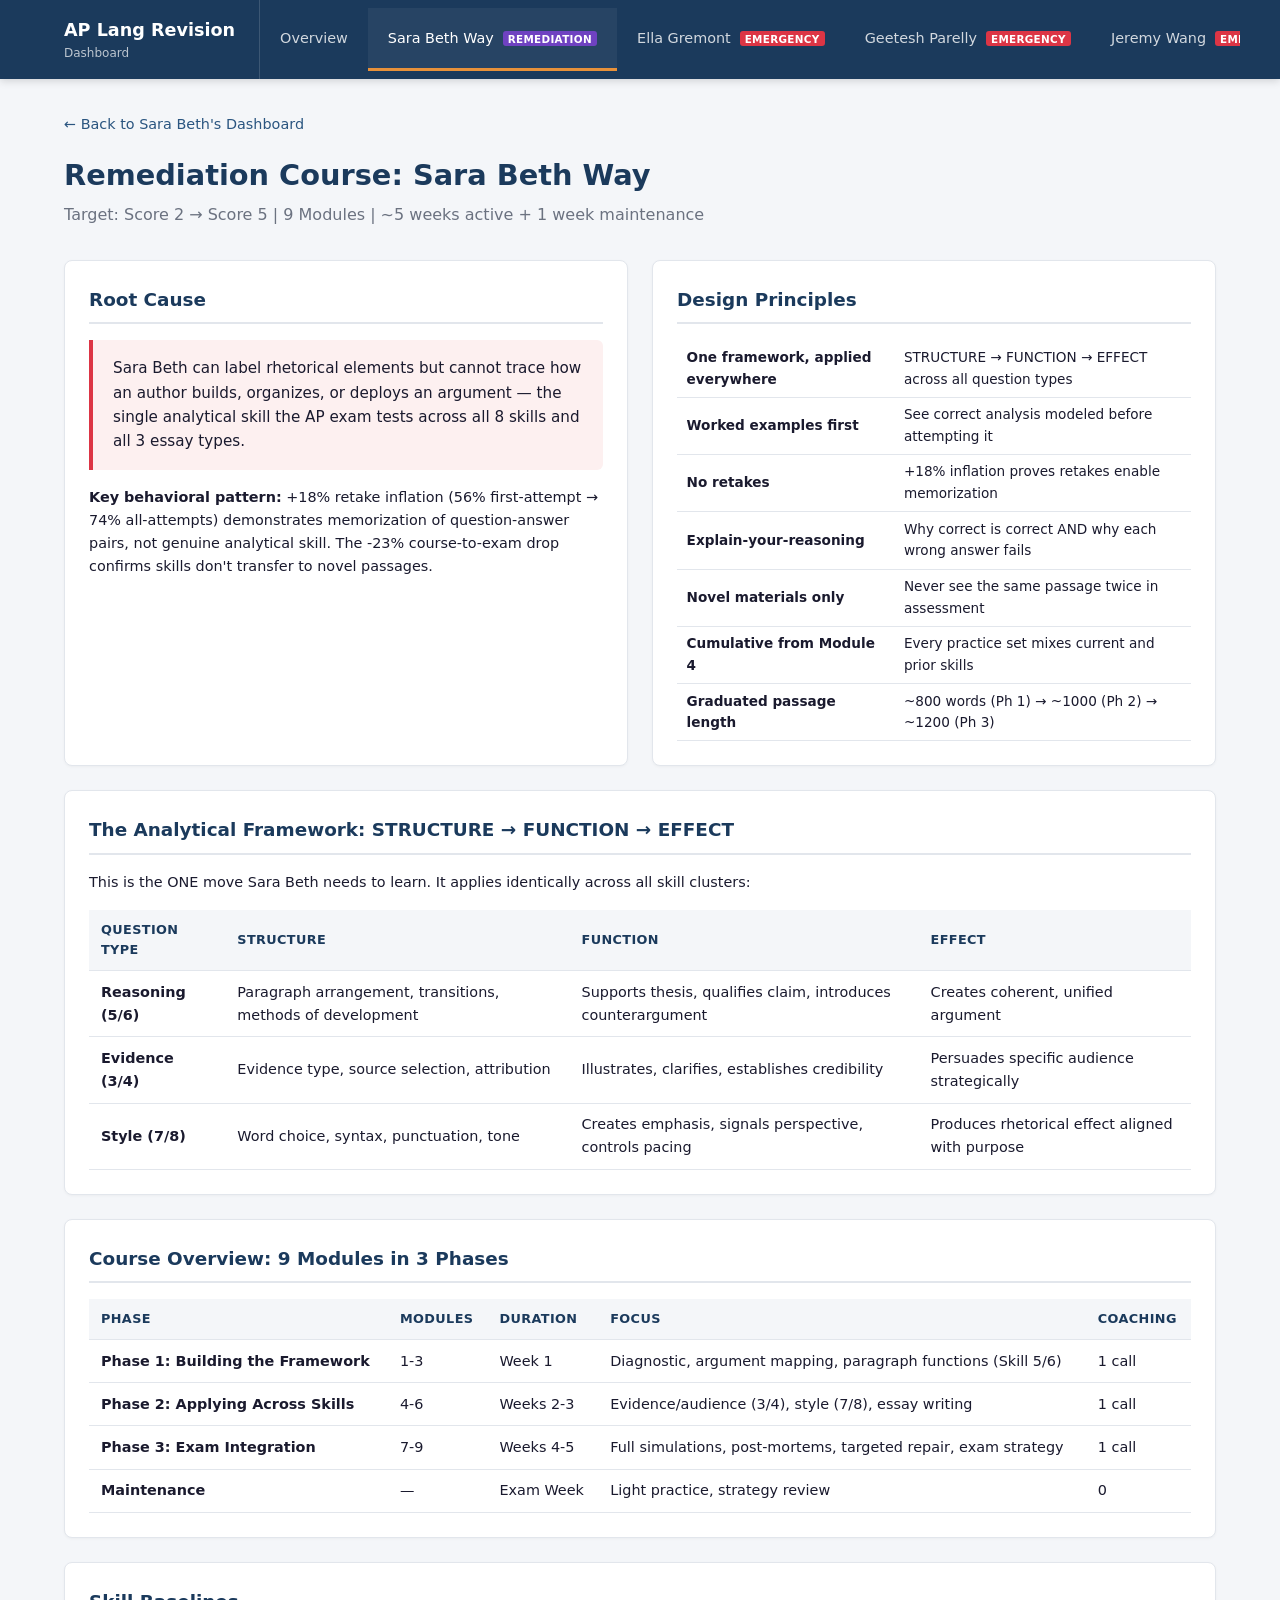
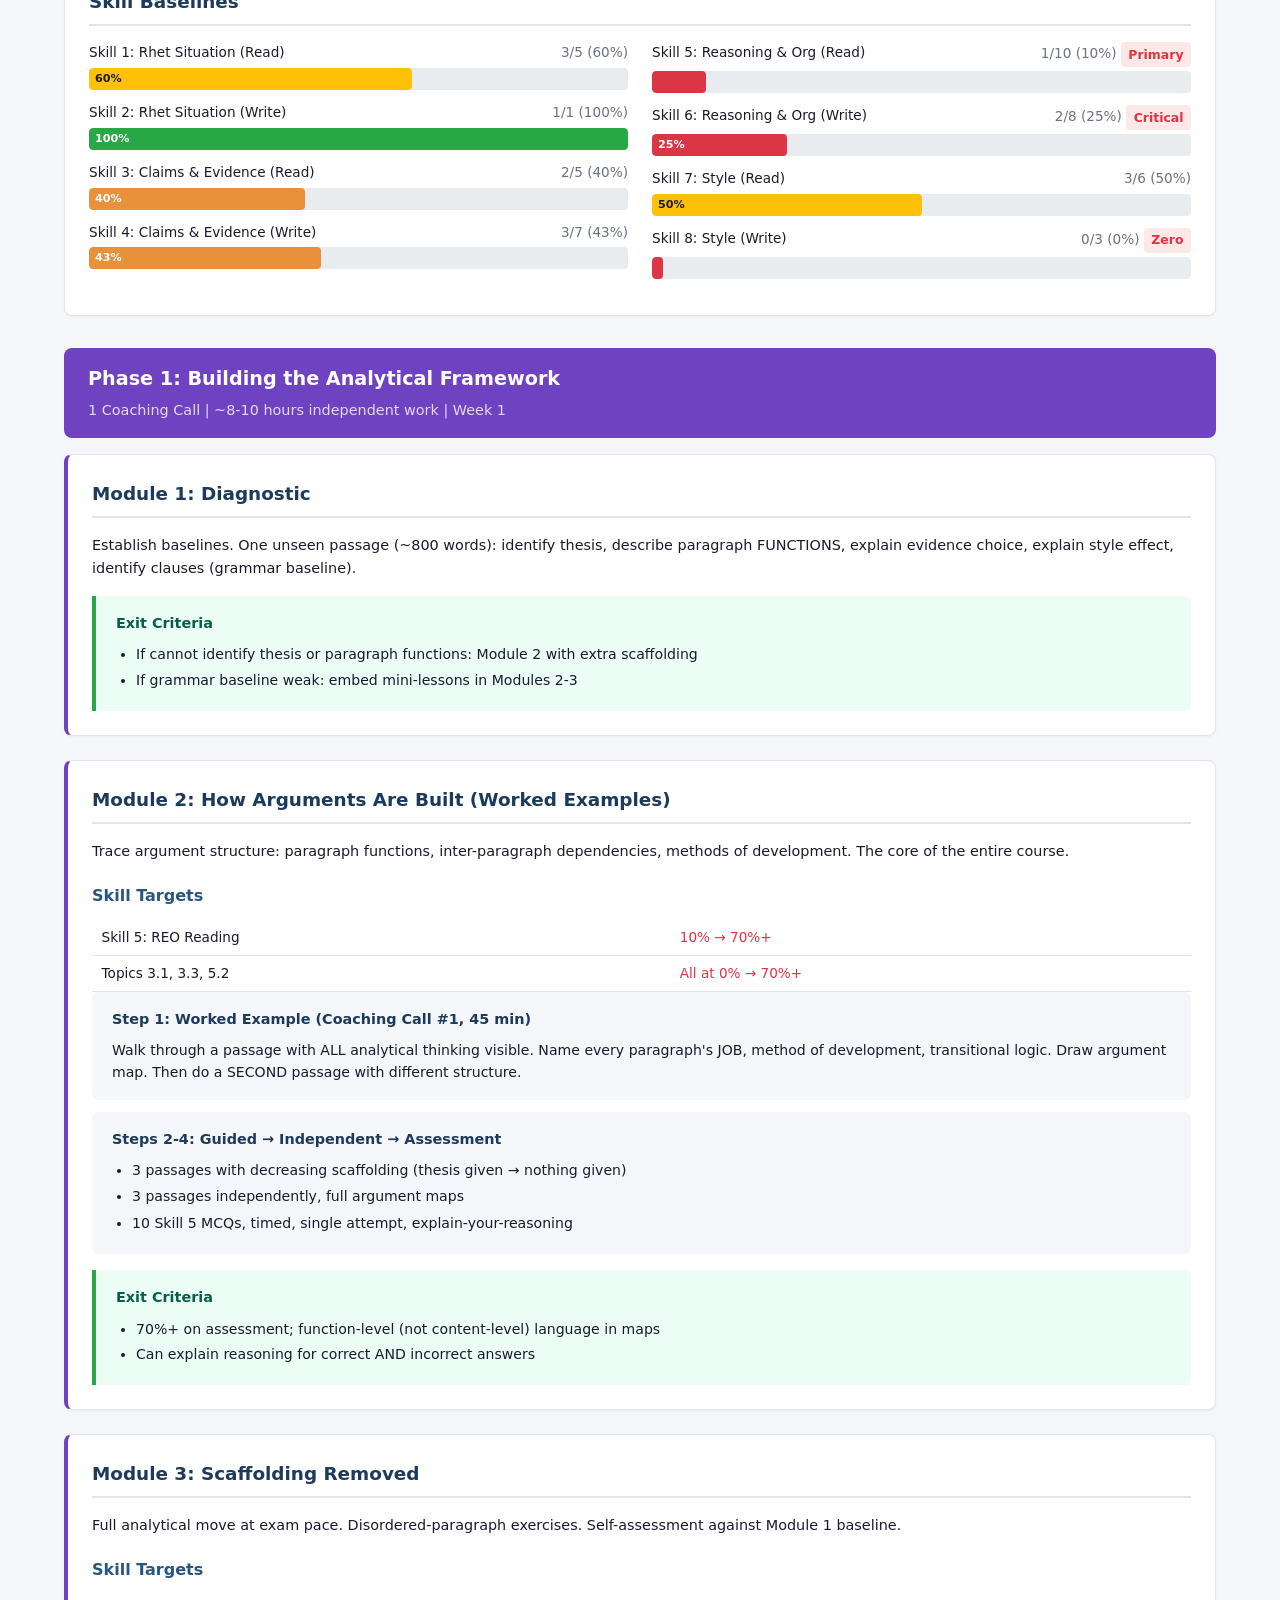
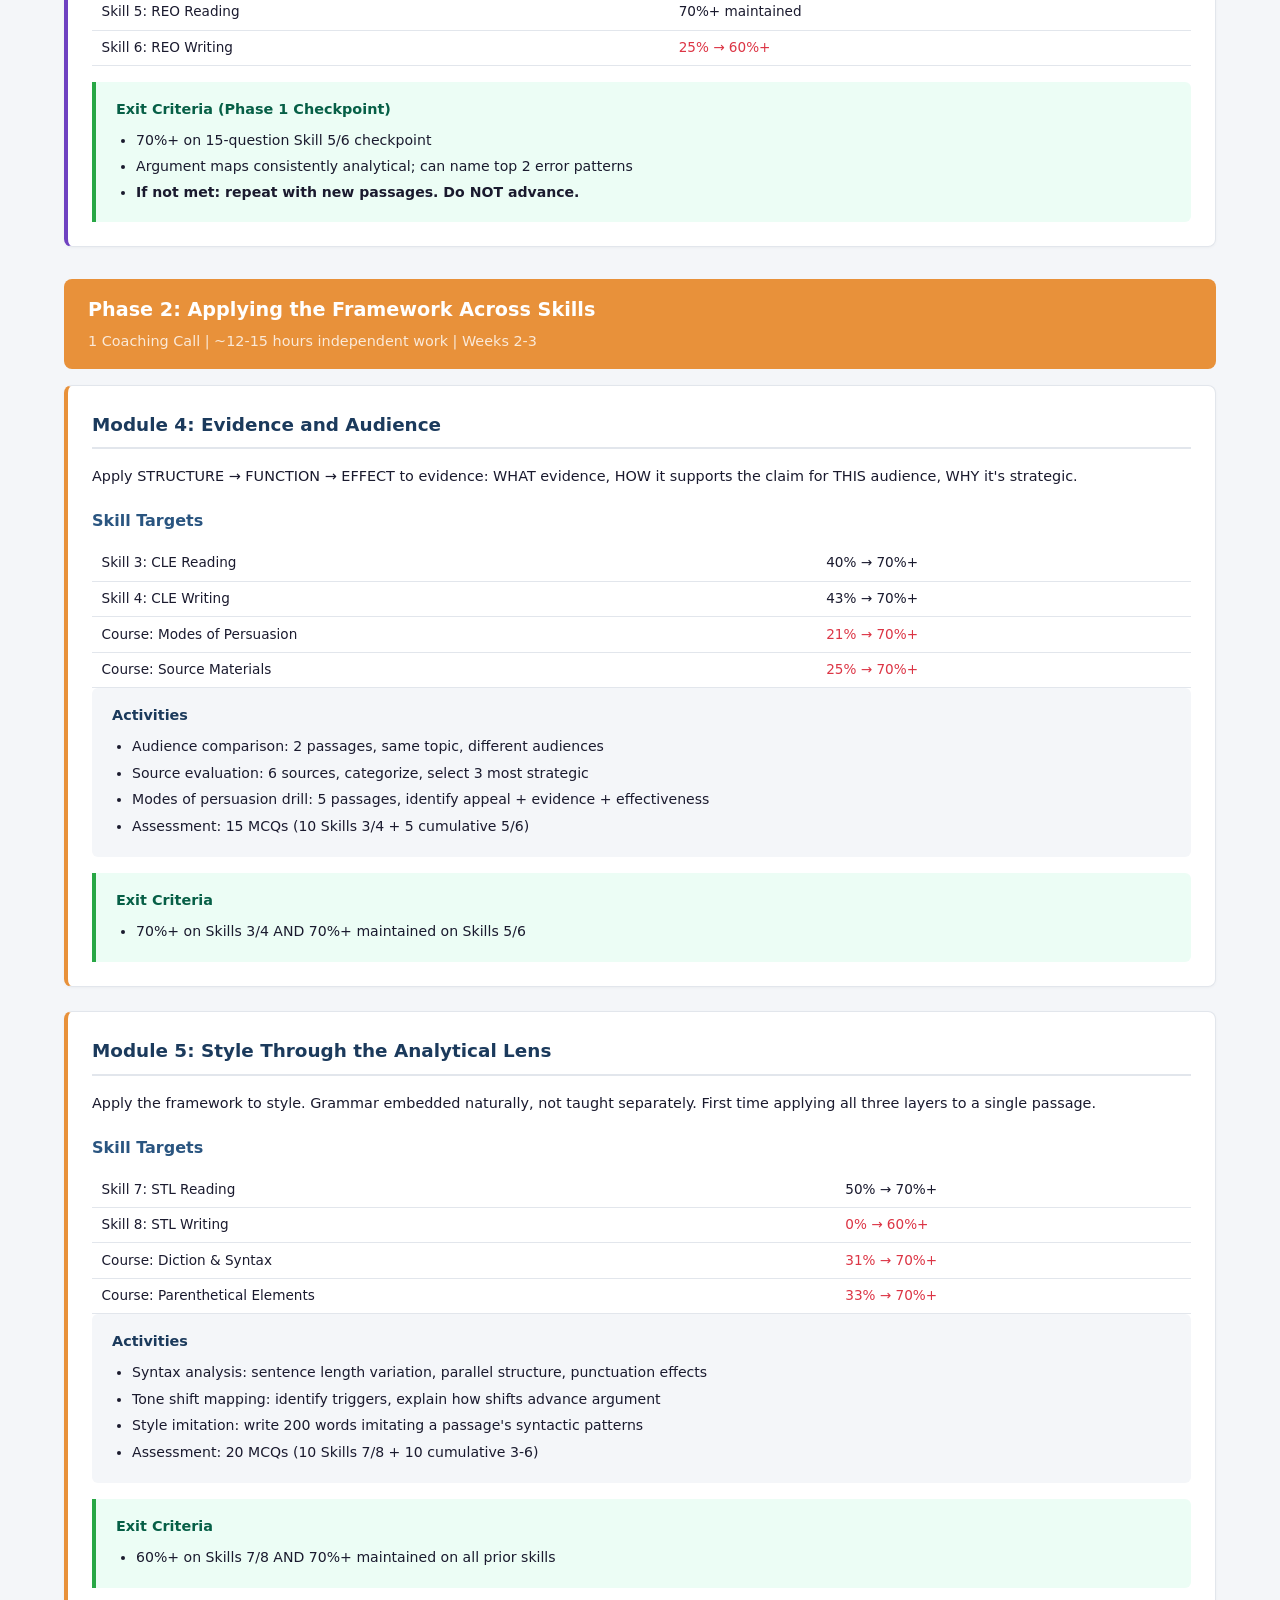
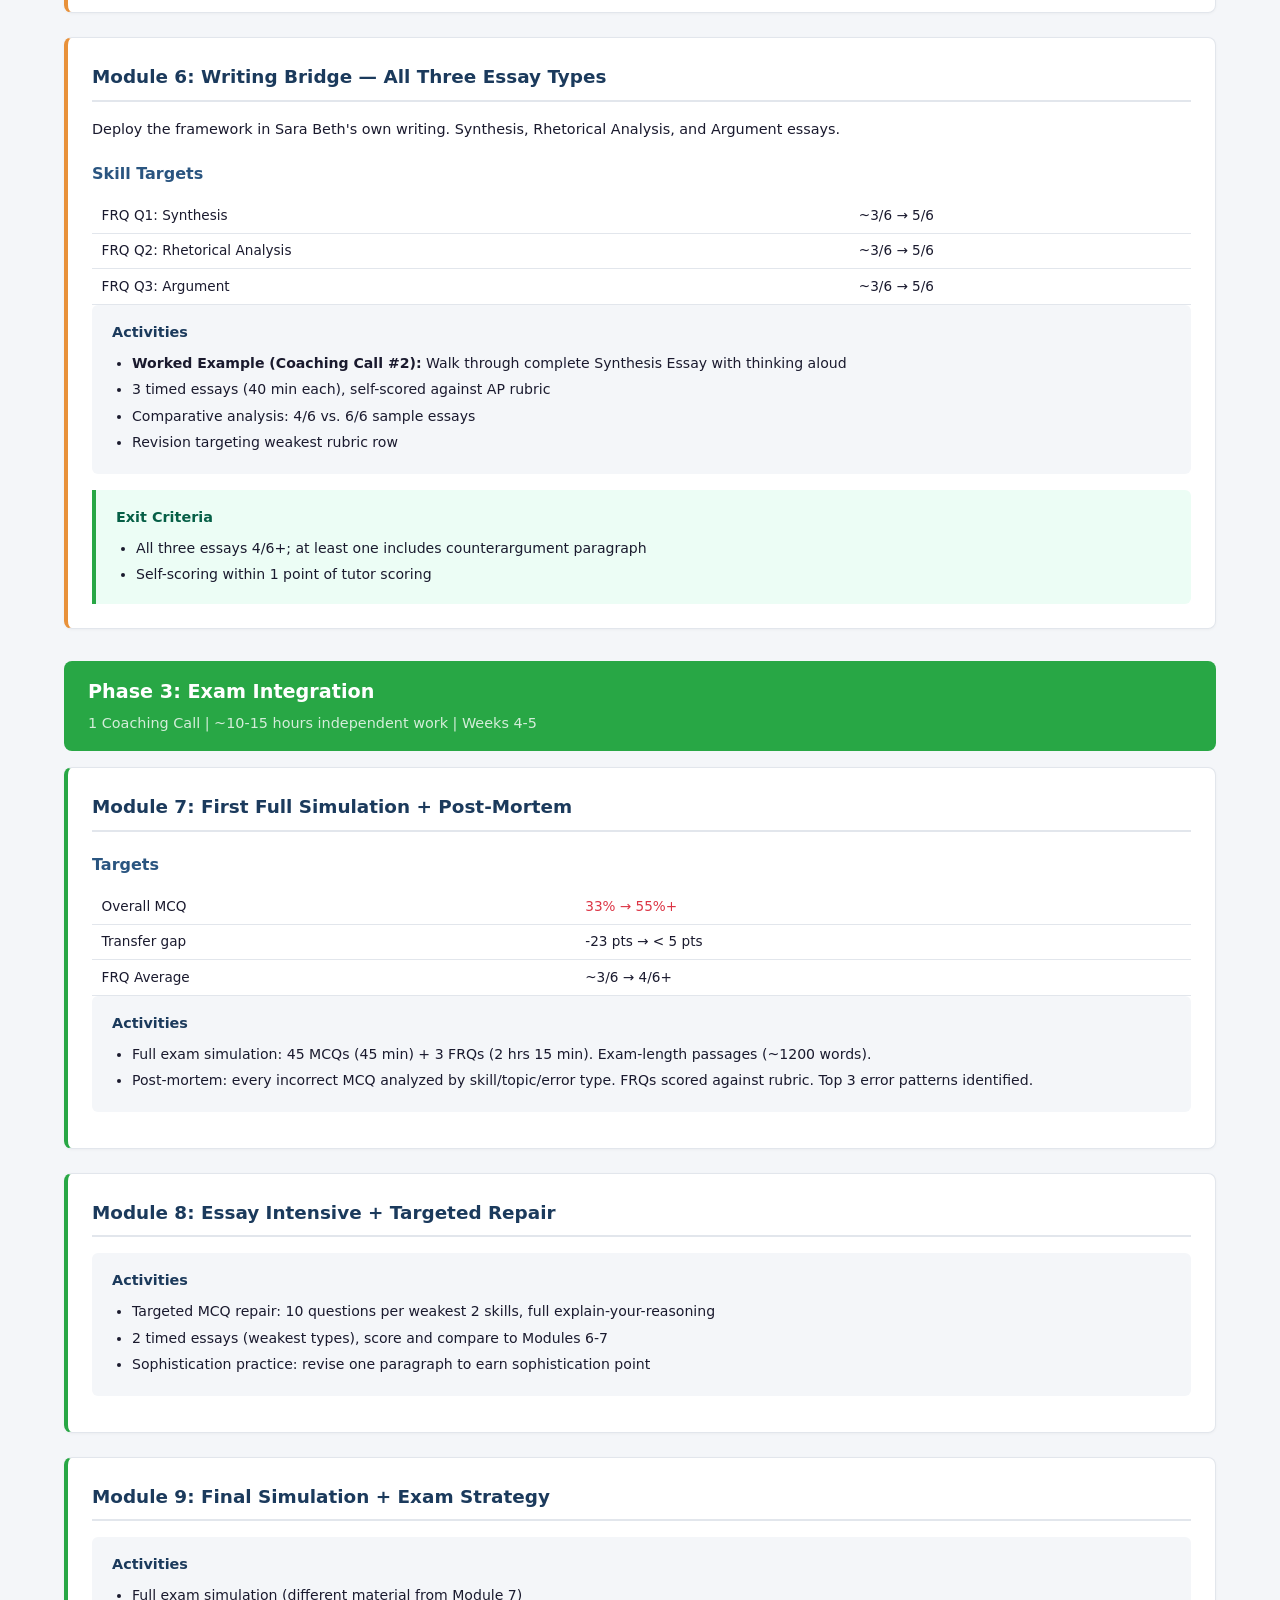
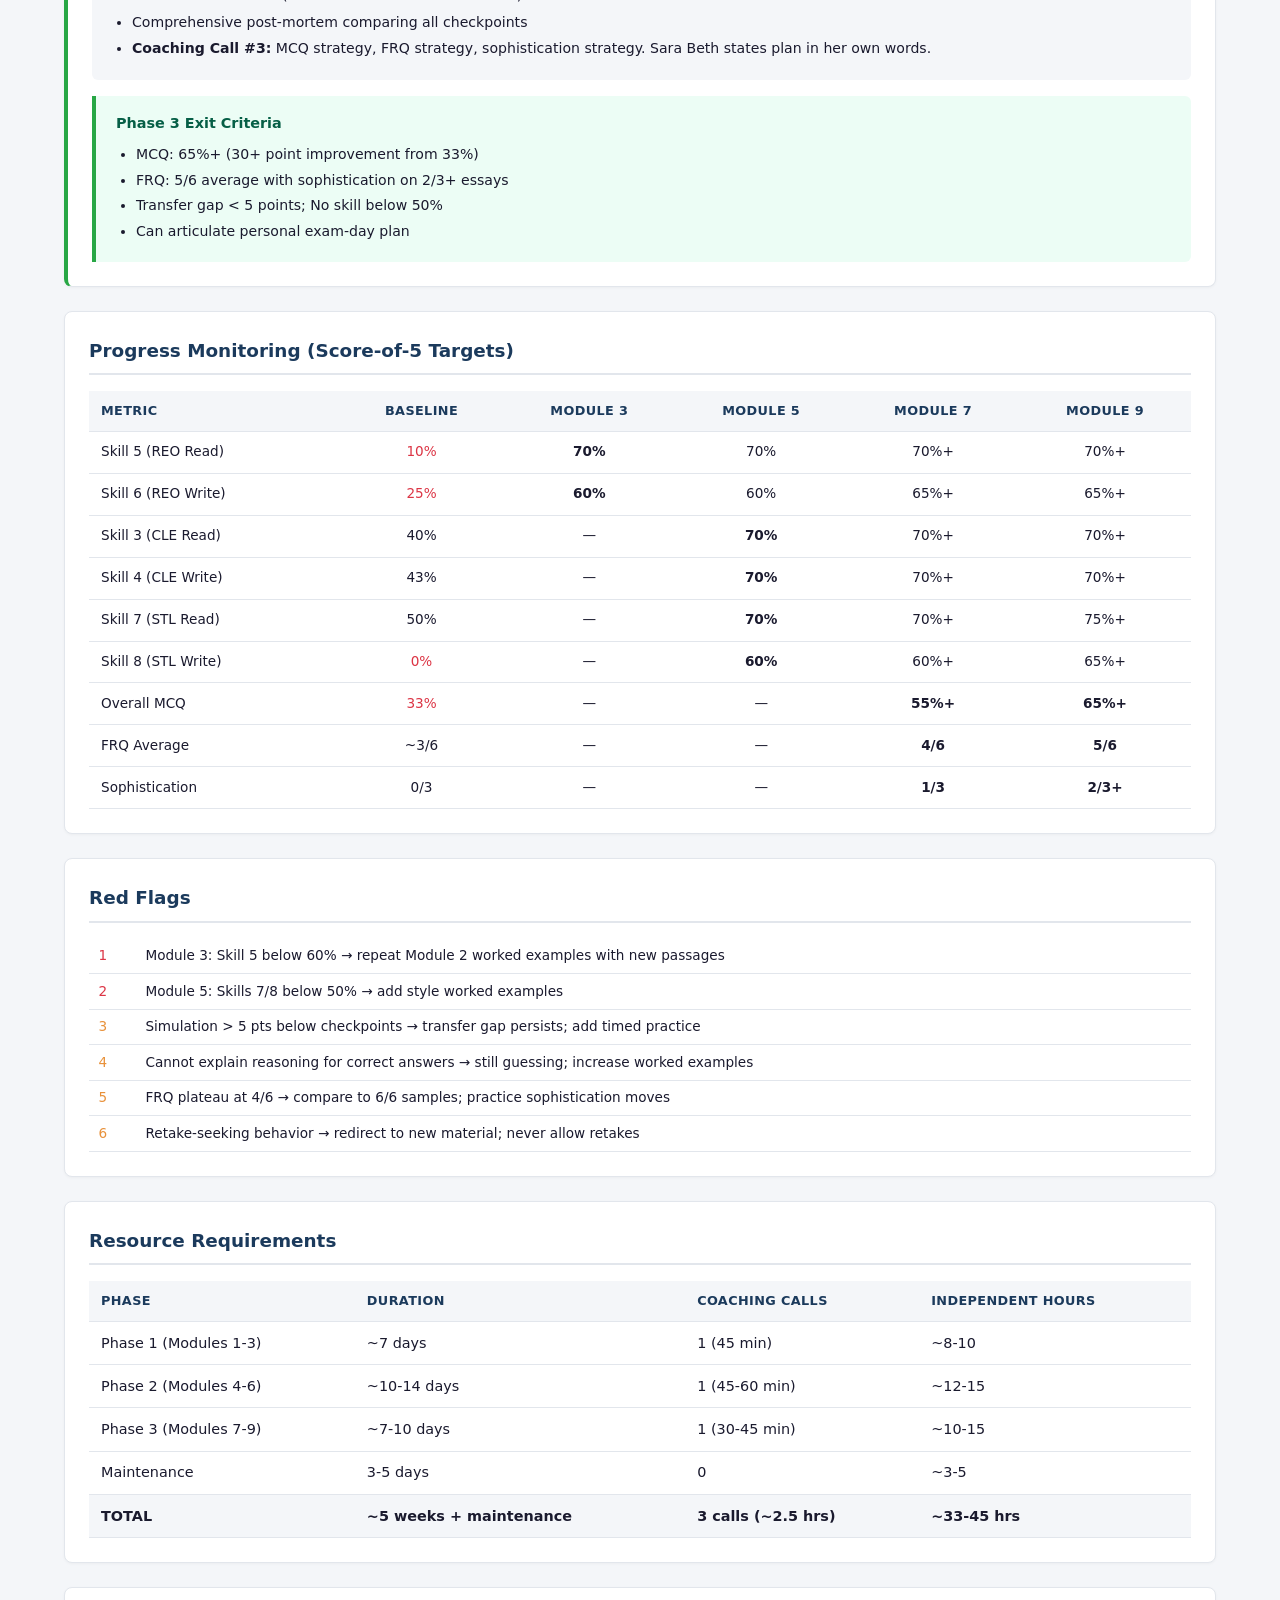
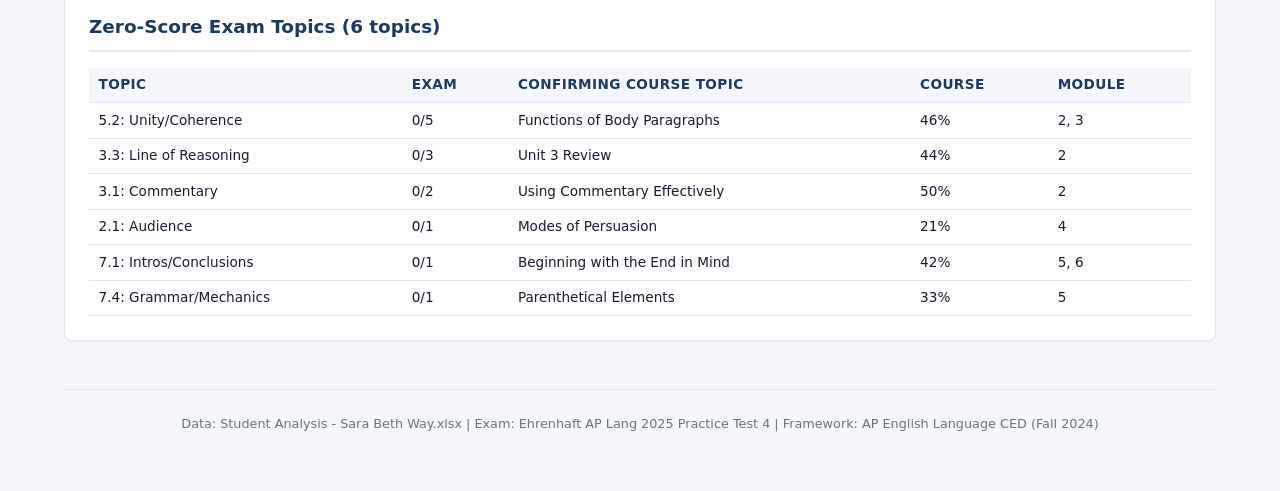
<file: sara-beth-remediation.html>
<!DOCTYPE html>
<html lang="en">
<head>
  <meta charset="UTF-8">
  <meta name="viewport" content="width=device-width, initial-scale=1.0">
  <title>Sara Beth Way - Remediation Course</title>
  <link rel="stylesheet" href="styles.css">
  <style>
    .module-card { border-left: 4px solid var(--navy-light); margin-bottom: 1.5rem; }
    .module-card.phase-1 { border-left-color: #6f42c1; }
    .module-card.phase-2 { border-left-color: var(--accent); }
    .module-card.phase-3 { border-left-color: var(--strong); }
    .phase-header { background: var(--navy); color: white; padding: 1rem 1.5rem; border-radius: 8px; margin: 2rem 0 1rem; }
    .phase-header h2 { color: white; border: none; margin: 0; padding: 0; font-size: 1.2rem; }
    .phase-header p { color: rgba(255,255,255,0.8); margin: 0.25rem 0 0; font-size: 0.9rem; }
    .step-block { background: var(--bg); border-radius: 6px; padding: 1rem 1.25rem; margin-bottom: 0.75rem; }
    .step-block h4 { color: var(--navy); margin-bottom: 0.5rem; font-size: 0.9rem; }
    .step-block p, .step-block ul { font-size: 0.88rem; }
    .step-block ul { margin-left: 1.25rem; }
    .step-block li { margin-bottom: 0.25rem; }
    .back-link { display: inline-block; margin-bottom: 1rem; color: var(--navy-light); text-decoration: none; font-size: 0.9rem; }
    .back-link:hover { color: var(--navy); text-decoration: underline; }
    .exit-criteria { background: #ecfdf5; border-left: 4px solid var(--strong); padding: 1rem 1.25rem; border-radius: 0 6px 6px 0; margin-top: 1rem; }
    .exit-criteria h4 { color: #065f46; margin-bottom: 0.5rem; font-size: 0.9rem; }
    .exit-criteria ul { margin-left: 1.25rem; font-size: 0.88rem; }
    .exit-criteria li { margin-bottom: 0.2rem; }
    blockquote { border-left: 3px solid var(--border); padding: 0.5rem 1rem; margin: 0.5rem 0; font-style: italic; color: var(--text-muted); font-size: 0.88rem; }
  </style>
</head>
<body>

<nav class="topnav">
  <div class="topnav-inner">
    <div class="topnav-brand">AP Lang Revision<small>Dashboard</small></div>
    <ul class="topnav-links">
      <li><a href="index.html">Overview</a></li>
      <li><a href="sara-beth.html" class="active">Sara Beth Way <span class="badge badge-remediation">Remediation</span></a></li>
      <li><a href="ella.html">Ella Gremont <span class="badge badge-emergency">Emergency</span></a></li>
      <li><a href="geetesh.html">Geetesh Parelly <span class="badge badge-emergency">Emergency</span></a></li>
      <li><a href="jeremy.html">Jeremy Wang <span class="badge badge-emergency">Emergency</span></a></li>
      <li><a href="mental-models.html">Mental Models <span class="badge badge-remediation">Course</span></a></li>
    </ul>
  </div>
</nav>

<div class="main">

  <a href="sara-beth.html" class="back-link">&larr; Back to Sara Beth's Dashboard</a>

  <div class="page-header">
    <h1>Remediation Course: Sara Beth Way</h1>
    <p class="subtitle">Target: Score 2 &rarr; Score 5 | 9 Modules | ~5 weeks active + 1 week maintenance</p>
  </div>

  <!-- Root Cause + Framework -->
  <div class="grid-2">
    <div class="card">
      <h2>Root Cause</h2>
      <div class="root-cause">
        Sara Beth can label rhetorical elements but cannot trace how an author builds, organizes, or deploys an argument &mdash; the single analytical skill the AP exam tests across all 8 skills and all 3 essay types.
      </div>
      <p style="font-size:0.9rem;margin-top:0.75rem;"><strong>Key behavioral pattern:</strong> +18% retake inflation (56% first-attempt &rarr; 74% all-attempts) demonstrates memorization of question-answer pairs, not genuine analytical skill. The -23% course-to-exam drop confirms skills don't transfer to novel passages.</p>
    </div>
    <div class="card">
      <h2>Design Principles</h2>
      <table class="table-sm">
        <tr><td><strong>One framework, applied everywhere</strong></td><td>STRUCTURE &rarr; FUNCTION &rarr; EFFECT across all question types</td></tr>
        <tr><td><strong>Worked examples first</strong></td><td>See correct analysis modeled before attempting it</td></tr>
        <tr><td><strong>No retakes</strong></td><td>+18% inflation proves retakes enable memorization</td></tr>
        <tr><td><strong>Explain-your-reasoning</strong></td><td>Why correct is correct AND why each wrong answer fails</td></tr>
        <tr><td><strong>Novel materials only</strong></td><td>Never see the same passage twice in assessment</td></tr>
        <tr><td><strong>Cumulative from Module 4</strong></td><td>Every practice set mixes current and prior skills</td></tr>
        <tr><td><strong>Graduated passage length</strong></td><td>~800 words (Ph 1) &rarr; ~1000 (Ph 2) &rarr; ~1200 (Ph 3)</td></tr>
      </table>
    </div>
  </div>

  <!-- The Framework -->
  <div class="card">
    <h2>The Analytical Framework: STRUCTURE &rarr; FUNCTION &rarr; EFFECT</h2>
    <p style="font-size:0.9rem;margin-bottom:1rem;">This is the ONE move Sara Beth needs to learn. It applies identically across all skill clusters:</p>
    <table>
      <thead><tr><th>Question Type</th><th>STRUCTURE</th><th>FUNCTION</th><th>EFFECT</th></tr></thead>
      <tbody>
        <tr><td><strong>Reasoning (5/6)</strong></td><td>Paragraph arrangement, transitions, methods of development</td><td>Supports thesis, qualifies claim, introduces counterargument</td><td>Creates coherent, unified argument</td></tr>
        <tr><td><strong>Evidence (3/4)</strong></td><td>Evidence type, source selection, attribution</td><td>Illustrates, clarifies, establishes credibility</td><td>Persuades specific audience strategically</td></tr>
        <tr><td><strong>Style (7/8)</strong></td><td>Word choice, syntax, punctuation, tone</td><td>Creates emphasis, signals perspective, controls pacing</td><td>Produces rhetorical effect aligned with purpose</td></tr>
      </tbody>
    </table>
  </div>

  <!-- Course Overview -->
  <div class="card">
    <h2>Course Overview: 9 Modules in 3 Phases</h2>
    <table>
      <thead><tr><th>Phase</th><th>Modules</th><th>Duration</th><th>Focus</th><th>Coaching</th></tr></thead>
      <tbody>
        <tr><td><strong>Phase 1: Building the Framework</strong></td><td>1-3</td><td>Week 1</td><td>Diagnostic, argument mapping, paragraph functions (Skill 5/6)</td><td>1 call</td></tr>
        <tr><td><strong>Phase 2: Applying Across Skills</strong></td><td>4-6</td><td>Weeks 2-3</td><td>Evidence/audience (3/4), style (7/8), essay writing</td><td>1 call</td></tr>
        <tr><td><strong>Phase 3: Exam Integration</strong></td><td>7-9</td><td>Weeks 4-5</td><td>Full simulations, post-mortems, targeted repair, exam strategy</td><td>1 call</td></tr>
        <tr><td><strong>Maintenance</strong></td><td>&mdash;</td><td>Exam Week</td><td>Light practice, strategy review</td><td>0</td></tr>
      </tbody>
    </table>
  </div>

  <!-- Skill Baselines -->
  <div class="card">
    <h2>Skill Baselines</h2>
    <div class="grid-2">
      <div>
        <div class="skill-bar-group">
          <div class="skill-bar-label"><span class="skill-name">Skill 1: Rhet Situation (Read)</span><span class="skill-score">3/5 (60%)</span></div>
          <div class="skill-bar-track"><div class="skill-bar-fill bar-adequate" style="width:60%">60%</div></div>
        </div>
        <div class="skill-bar-group">
          <div class="skill-bar-label"><span class="skill-name">Skill 2: Rhet Situation (Write)</span><span class="skill-score">1/1 (100%)</span></div>
          <div class="skill-bar-track"><div class="skill-bar-fill bar-strong" style="width:100%">100%</div></div>
        </div>
        <div class="skill-bar-group">
          <div class="skill-bar-label"><span class="skill-name">Skill 3: Claims &amp; Evidence (Read)</span><span class="skill-score">2/5 (40%)</span></div>
          <div class="skill-bar-track"><div class="skill-bar-fill bar-weak" style="width:40%">40%</div></div>
        </div>
        <div class="skill-bar-group">
          <div class="skill-bar-label"><span class="skill-name">Skill 4: Claims &amp; Evidence (Write)</span><span class="skill-score">3/7 (43%)</span></div>
          <div class="skill-bar-track"><div class="skill-bar-fill bar-weak" style="width:43%">43%</div></div>
        </div>
      </div>
      <div>
        <div class="skill-bar-group">
          <div class="skill-bar-label"><span class="skill-name">Skill 5: Reasoning &amp; Org (Read)</span><span class="skill-score">1/10 (10%) <span class="tag tag-critical">Primary</span></span></div>
          <div class="skill-bar-track"><div class="skill-bar-fill bar-critical" style="width:10%"></div></div>
        </div>
        <div class="skill-bar-group">
          <div class="skill-bar-label"><span class="skill-name">Skill 6: Reasoning &amp; Org (Write)</span><span class="skill-score">2/8 (25%) <span class="tag tag-critical">Critical</span></span></div>
          <div class="skill-bar-track"><div class="skill-bar-fill bar-critical" style="width:25%">25%</div></div>
        </div>
        <div class="skill-bar-group">
          <div class="skill-bar-label"><span class="skill-name">Skill 7: Style (Read)</span><span class="skill-score">3/6 (50%)</span></div>
          <div class="skill-bar-track"><div class="skill-bar-fill bar-adequate" style="width:50%">50%</div></div>
        </div>
        <div class="skill-bar-group">
          <div class="skill-bar-label"><span class="skill-name">Skill 8: Style (Write)</span><span class="skill-score">0/3 (0%) <span class="tag tag-critical">Zero</span></span></div>
          <div class="skill-bar-track"><div class="skill-bar-fill bar-critical" style="width:2%"></div></div>
        </div>
      </div>
    </div>
  </div>

  <!-- PHASE 1 -->
  <div class="phase-header" style="background:#6f42c1;">
    <h2>Phase 1: Building the Analytical Framework</h2>
    <p>1 Coaching Call | ~8-10 hours independent work | Week 1</p>
  </div>

  <div class="card module-card phase-1">
    <h2>Module 1: Diagnostic</h2>
    <p style="font-size:0.9rem;margin-bottom:1rem;">Establish baselines. One unseen passage (~800 words): identify thesis, describe paragraph FUNCTIONS, explain evidence choice, explain style effect, identify clauses (grammar baseline).</p>
    <div class="exit-criteria">
      <h4>Exit Criteria</h4>
      <ul>
        <li>If cannot identify thesis or paragraph functions: Module 2 with extra scaffolding</li>
        <li>If grammar baseline weak: embed mini-lessons in Modules 2-3</li>
      </ul>
    </div>
  </div>

  <div class="card module-card phase-1">
    <h2>Module 2: How Arguments Are Built (Worked Examples)</h2>
    <p style="font-size:0.9rem;margin-bottom:1rem;">Trace argument structure: paragraph functions, inter-paragraph dependencies, methods of development. The core of the entire course.</p>
    <h3>Skill Targets</h3>
    <table class="table-sm">
      <tr><td>Skill 5: REO Reading</td><td style="color:var(--critical)">10% &rarr; 70%+</td></tr>
      <tr><td>Topics 3.1, 3.3, 5.2</td><td style="color:var(--critical)">All at 0% &rarr; 70%+</td></tr>
    </table>
    <div class="step-block">
      <h4>Step 1: Worked Example (Coaching Call #1, 45 min)</h4>
      <p>Walk through a passage with ALL analytical thinking visible. Name every paragraph's JOB, method of development, transitional logic. Draw argument map. Then do a SECOND passage with different structure.</p>
    </div>
    <div class="step-block">
      <h4>Steps 2-4: Guided &rarr; Independent &rarr; Assessment</h4>
      <ul>
        <li>3 passages with decreasing scaffolding (thesis given &rarr; nothing given)</li>
        <li>3 passages independently, full argument maps</li>
        <li>10 Skill 5 MCQs, timed, single attempt, explain-your-reasoning</li>
      </ul>
    </div>
    <div class="exit-criteria">
      <h4>Exit Criteria</h4>
      <ul>
        <li>70%+ on assessment; function-level (not content-level) language in maps</li>
        <li>Can explain reasoning for correct AND incorrect answers</li>
      </ul>
    </div>
  </div>

  <div class="card module-card phase-1">
    <h2>Module 3: Scaffolding Removed</h2>
    <p style="font-size:0.9rem;margin-bottom:1rem;">Full analytical move at exam pace. Disordered-paragraph exercises. Self-assessment against Module 1 baseline.</p>
    <h3>Skill Targets</h3>
    <table class="table-sm">
      <tr><td>Skill 5: REO Reading</td><td>70%+ maintained</td></tr>
      <tr><td>Skill 6: REO Writing</td><td style="color:var(--critical)">25% &rarr; 60%+</td></tr>
    </table>
    <div class="exit-criteria">
      <h4>Exit Criteria (Phase 1 Checkpoint)</h4>
      <ul>
        <li>70%+ on 15-question Skill 5/6 checkpoint</li>
        <li>Argument maps consistently analytical; can name top 2 error patterns</li>
        <li><strong>If not met: repeat with new passages. Do NOT advance.</strong></li>
      </ul>
    </div>
  </div>

  <!-- PHASE 2 -->
  <div class="phase-header" style="background:var(--accent);">
    <h2>Phase 2: Applying the Framework Across Skills</h2>
    <p>1 Coaching Call | ~12-15 hours independent work | Weeks 2-3</p>
  </div>

  <div class="card module-card phase-2">
    <h2>Module 4: Evidence and Audience</h2>
    <p style="font-size:0.9rem;margin-bottom:1rem;">Apply STRUCTURE &rarr; FUNCTION &rarr; EFFECT to evidence: WHAT evidence, HOW it supports the claim for THIS audience, WHY it's strategic.</p>
    <h3>Skill Targets</h3>
    <table class="table-sm">
      <tr><td>Skill 3: CLE Reading</td><td>40% &rarr; 70%+</td></tr>
      <tr><td>Skill 4: CLE Writing</td><td>43% &rarr; 70%+</td></tr>
      <tr><td>Course: Modes of Persuasion</td><td style="color:var(--critical)">21% &rarr; 70%+</td></tr>
      <tr><td>Course: Source Materials</td><td style="color:var(--critical)">25% &rarr; 70%+</td></tr>
    </table>
    <div class="step-block">
      <h4>Activities</h4>
      <ul>
        <li>Audience comparison: 2 passages, same topic, different audiences</li>
        <li>Source evaluation: 6 sources, categorize, select 3 most strategic</li>
        <li>Modes of persuasion drill: 5 passages, identify appeal + evidence + effectiveness</li>
        <li>Assessment: 15 MCQs (10 Skills 3/4 + 5 cumulative 5/6)</li>
      </ul>
    </div>
    <div class="exit-criteria">
      <h4>Exit Criteria</h4>
      <ul><li>70%+ on Skills 3/4 AND 70%+ maintained on Skills 5/6</li></ul>
    </div>
  </div>

  <div class="card module-card phase-2">
    <h2>Module 5: Style Through the Analytical Lens</h2>
    <p style="font-size:0.9rem;margin-bottom:1rem;">Apply the framework to style. Grammar embedded naturally, not taught separately. First time applying all three layers to a single passage.</p>
    <h3>Skill Targets</h3>
    <table class="table-sm">
      <tr><td>Skill 7: STL Reading</td><td>50% &rarr; 70%+</td></tr>
      <tr><td>Skill 8: STL Writing</td><td style="color:var(--critical)">0% &rarr; 60%+</td></tr>
      <tr><td>Course: Diction &amp; Syntax</td><td style="color:var(--critical)">31% &rarr; 70%+</td></tr>
      <tr><td>Course: Parenthetical Elements</td><td style="color:var(--critical)">33% &rarr; 70%+</td></tr>
    </table>
    <div class="step-block">
      <h4>Activities</h4>
      <ul>
        <li>Syntax analysis: sentence length variation, parallel structure, punctuation effects</li>
        <li>Tone shift mapping: identify triggers, explain how shifts advance argument</li>
        <li>Style imitation: write 200 words imitating a passage's syntactic patterns</li>
        <li>Assessment: 20 MCQs (10 Skills 7/8 + 10 cumulative 3-6)</li>
      </ul>
    </div>
    <div class="exit-criteria">
      <h4>Exit Criteria</h4>
      <ul><li>60%+ on Skills 7/8 AND 70%+ maintained on all prior skills</li></ul>
    </div>
  </div>

  <div class="card module-card phase-2">
    <h2>Module 6: Writing Bridge &mdash; All Three Essay Types</h2>
    <p style="font-size:0.9rem;margin-bottom:1rem;">Deploy the framework in Sara Beth's own writing. Synthesis, Rhetorical Analysis, and Argument essays.</p>
    <h3>Skill Targets</h3>
    <table class="table-sm">
      <tr><td>FRQ Q1: Synthesis</td><td>~3/6 &rarr; 5/6</td></tr>
      <tr><td>FRQ Q2: Rhetorical Analysis</td><td>~3/6 &rarr; 5/6</td></tr>
      <tr><td>FRQ Q3: Argument</td><td>~3/6 &rarr; 5/6</td></tr>
    </table>
    <div class="step-block">
      <h4>Activities</h4>
      <ul>
        <li><strong>Worked Example (Coaching Call #2):</strong> Walk through complete Synthesis Essay with thinking aloud</li>
        <li>3 timed essays (40 min each), self-scored against AP rubric</li>
        <li>Comparative analysis: 4/6 vs. 6/6 sample essays</li>
        <li>Revision targeting weakest rubric row</li>
      </ul>
    </div>
    <div class="exit-criteria">
      <h4>Exit Criteria</h4>
      <ul>
        <li>All three essays 4/6+; at least one includes counterargument paragraph</li>
        <li>Self-scoring within 1 point of tutor scoring</li>
      </ul>
    </div>
  </div>

  <!-- PHASE 3 -->
  <div class="phase-header" style="background:var(--strong);">
    <h2>Phase 3: Exam Integration</h2>
    <p>1 Coaching Call | ~10-15 hours independent work | Weeks 4-5</p>
  </div>

  <div class="card module-card phase-3">
    <h2>Module 7: First Full Simulation + Post-Mortem</h2>
    <h3>Targets</h3>
    <table class="table-sm">
      <tr><td>Overall MCQ</td><td style="color:var(--critical)">33% &rarr; 55%+</td></tr>
      <tr><td>Transfer gap</td><td>-23 pts &rarr; &lt; 5 pts</td></tr>
      <tr><td>FRQ Average</td><td>~3/6 &rarr; 4/6+</td></tr>
    </table>
    <div class="step-block">
      <h4>Activities</h4>
      <ul>
        <li>Full exam simulation: 45 MCQs (45 min) + 3 FRQs (2 hrs 15 min). Exam-length passages (~1200 words).</li>
        <li>Post-mortem: every incorrect MCQ analyzed by skill/topic/error type. FRQs scored against rubric. Top 3 error patterns identified.</li>
      </ul>
    </div>
  </div>

  <div class="card module-card phase-3">
    <h2>Module 8: Essay Intensive + Targeted Repair</h2>
    <div class="step-block">
      <h4>Activities</h4>
      <ul>
        <li>Targeted MCQ repair: 10 questions per weakest 2 skills, full explain-your-reasoning</li>
        <li>2 timed essays (weakest types), score and compare to Modules 6-7</li>
        <li>Sophistication practice: revise one paragraph to earn sophistication point</li>
      </ul>
    </div>
  </div>

  <div class="card module-card phase-3">
    <h2>Module 9: Final Simulation + Exam Strategy</h2>
    <div class="step-block">
      <h4>Activities</h4>
      <ul>
        <li>Full exam simulation (different material from Module 7)</li>
        <li>Comprehensive post-mortem comparing all checkpoints</li>
        <li><strong>Coaching Call #3:</strong> MCQ strategy, FRQ strategy, sophistication strategy. Sara Beth states plan in her own words.</li>
      </ul>
    </div>
    <div class="exit-criteria">
      <h4>Phase 3 Exit Criteria</h4>
      <ul>
        <li>MCQ: 65%+ (30+ point improvement from 33%)</li>
        <li>FRQ: 5/6 average with sophistication on 2/3+ essays</li>
        <li>Transfer gap &lt; 5 points; No skill below 50%</li>
        <li>Can articulate personal exam-day plan</li>
      </ul>
    </div>
  </div>

  <!-- Progress Monitoring -->
  <div class="card">
    <h2>Progress Monitoring (Score-of-5 Targets)</h2>
    <table class="trajectory-table">
      <thead><tr><th>Metric</th><th>Baseline</th><th>Module 3</th><th>Module 5</th><th>Module 7</th><th>Module 9</th></tr></thead>
      <tbody>
        <tr><td>Skill 5 (REO Read)</td><td style="color:var(--critical)">10%</td><td><strong>70%</strong></td><td>70%</td><td>70%+</td><td>70%+</td></tr>
        <tr><td>Skill 6 (REO Write)</td><td style="color:var(--critical)">25%</td><td><strong>60%</strong></td><td>60%</td><td>65%+</td><td>65%+</td></tr>
        <tr><td>Skill 3 (CLE Read)</td><td>40%</td><td>&mdash;</td><td><strong>70%</strong></td><td>70%+</td><td>70%+</td></tr>
        <tr><td>Skill 4 (CLE Write)</td><td>43%</td><td>&mdash;</td><td><strong>70%</strong></td><td>70%+</td><td>70%+</td></tr>
        <tr><td>Skill 7 (STL Read)</td><td>50%</td><td>&mdash;</td><td><strong>70%</strong></td><td>70%+</td><td>75%+</td></tr>
        <tr><td>Skill 8 (STL Write)</td><td style="color:var(--critical)">0%</td><td>&mdash;</td><td><strong>60%</strong></td><td>60%+</td><td>65%+</td></tr>
        <tr><td>Overall MCQ</td><td style="color:var(--critical)">33%</td><td>&mdash;</td><td>&mdash;</td><td><strong>55%+</strong></td><td><strong>65%+</strong></td></tr>
        <tr><td>FRQ Average</td><td>~3/6</td><td>&mdash;</td><td>&mdash;</td><td><strong>4/6</strong></td><td><strong>5/6</strong></td></tr>
        <tr><td>Sophistication</td><td>0/3</td><td>&mdash;</td><td>&mdash;</td><td><strong>1/3</strong></td><td><strong>2/3+</strong></td></tr>
      </tbody>
    </table>
  </div>

  <!-- Red Flags -->
  <div class="card">
    <h2>Red Flags</h2>
    <table class="table-sm">
      <tr><td style="color:var(--critical)">1</td><td>Module 3: Skill 5 below 60% &rarr; repeat Module 2 worked examples with new passages</td></tr>
      <tr><td style="color:var(--critical)">2</td><td>Module 5: Skills 7/8 below 50% &rarr; add style worked examples</td></tr>
      <tr><td style="color:var(--weak)">3</td><td>Simulation &gt; 5 pts below checkpoints &rarr; transfer gap persists; add timed practice</td></tr>
      <tr><td style="color:var(--weak)">4</td><td>Cannot explain reasoning for correct answers &rarr; still guessing; increase worked examples</td></tr>
      <tr><td style="color:var(--weak)">5</td><td>FRQ plateau at 4/6 &rarr; compare to 6/6 samples; practice sophistication moves</td></tr>
      <tr><td style="color:var(--weak)">6</td><td>Retake-seeking behavior &rarr; redirect to new material; never allow retakes</td></tr>
    </table>
  </div>

  <!-- Resource Requirements -->
  <div class="card">
    <h2>Resource Requirements</h2>
    <table>
      <thead><tr><th>Phase</th><th>Duration</th><th>Coaching Calls</th><th>Independent Hours</th></tr></thead>
      <tbody>
        <tr><td>Phase 1 (Modules 1-3)</td><td>~7 days</td><td>1 (45 min)</td><td>~8-10</td></tr>
        <tr><td>Phase 2 (Modules 4-6)</td><td>~10-14 days</td><td>1 (45-60 min)</td><td>~12-15</td></tr>
        <tr><td>Phase 3 (Modules 7-9)</td><td>~7-10 days</td><td>1 (30-45 min)</td><td>~10-15</td></tr>
        <tr><td>Maintenance</td><td>3-5 days</td><td>0</td><td>~3-5</td></tr>
        <tr style="font-weight:700;background:var(--bg);"><td>TOTAL</td><td>~5 weeks + maintenance</td><td>3 calls (~2.5 hrs)</td><td>~33-45 hrs</td></tr>
      </tbody>
    </table>
  </div>

  <!-- Zero-Score Topics -->
  <div class="card">
    <h2>Zero-Score Exam Topics (6 topics)</h2>
    <table class="table-sm">
      <thead><tr><th>Topic</th><th>Exam</th><th>Confirming Course Topic</th><th>Course</th><th>Module</th></tr></thead>
      <tbody>
        <tr><td>5.2: Unity/Coherence</td><td>0/5</td><td>Functions of Body Paragraphs</td><td>46%</td><td>2, 3</td></tr>
        <tr><td>3.3: Line of Reasoning</td><td>0/3</td><td>Unit 3 Review</td><td>44%</td><td>2</td></tr>
        <tr><td>3.1: Commentary</td><td>0/2</td><td>Using Commentary Effectively</td><td>50%</td><td>2</td></tr>
        <tr><td>2.1: Audience</td><td>0/1</td><td>Modes of Persuasion</td><td>21%</td><td>4</td></tr>
        <tr><td>7.1: Intros/Conclusions</td><td>0/1</td><td>Beginning with the End in Mind</td><td>42%</td><td>5, 6</td></tr>
        <tr><td>7.4: Grammar/Mechanics</td><td>0/1</td><td>Parenthetical Elements</td><td>33%</td><td>5</td></tr>
      </tbody>
    </table>
  </div>

  <div class="footer">
    Data: Student Analysis - Sara Beth Way.xlsx | Exam: Ehrenhaft AP Lang 2025 Practice Test 4 | Framework: AP English Language CED (Fall 2024)
  </div>

</div>
</body>
</html>
</file>
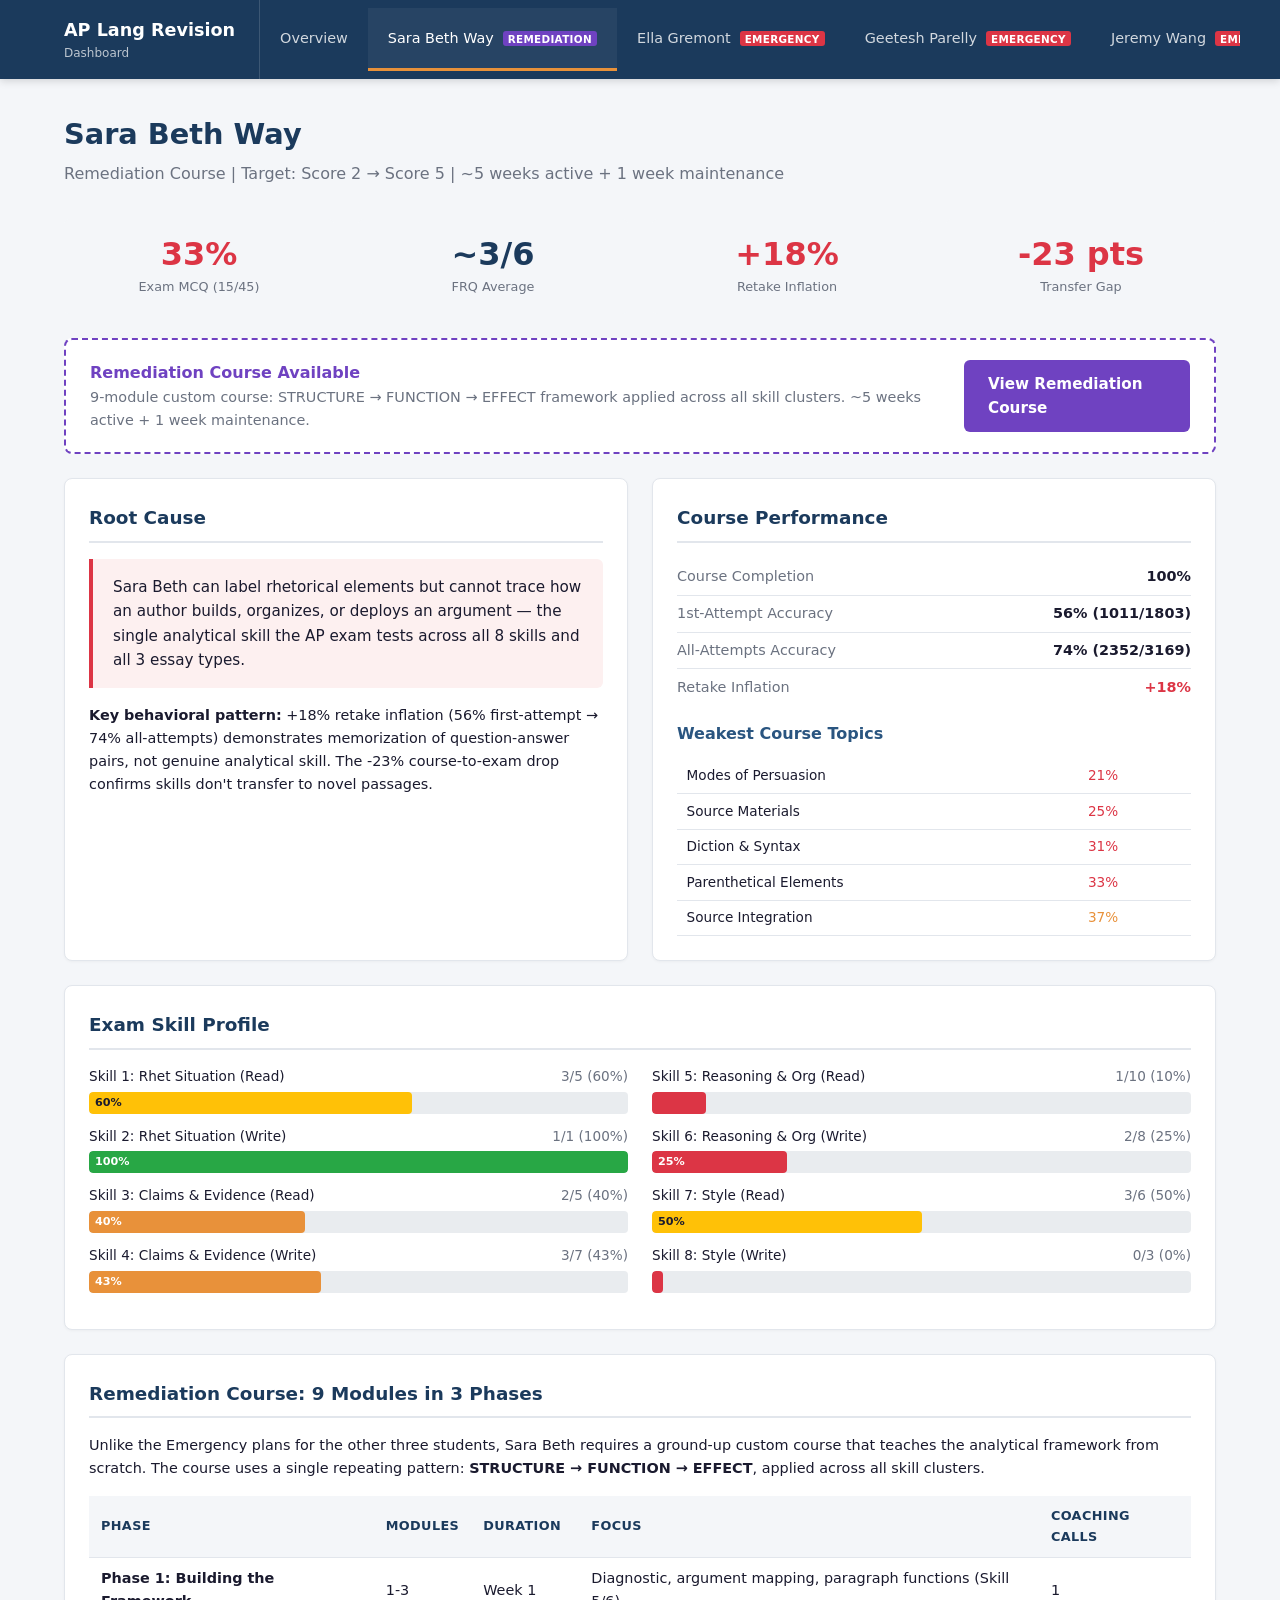
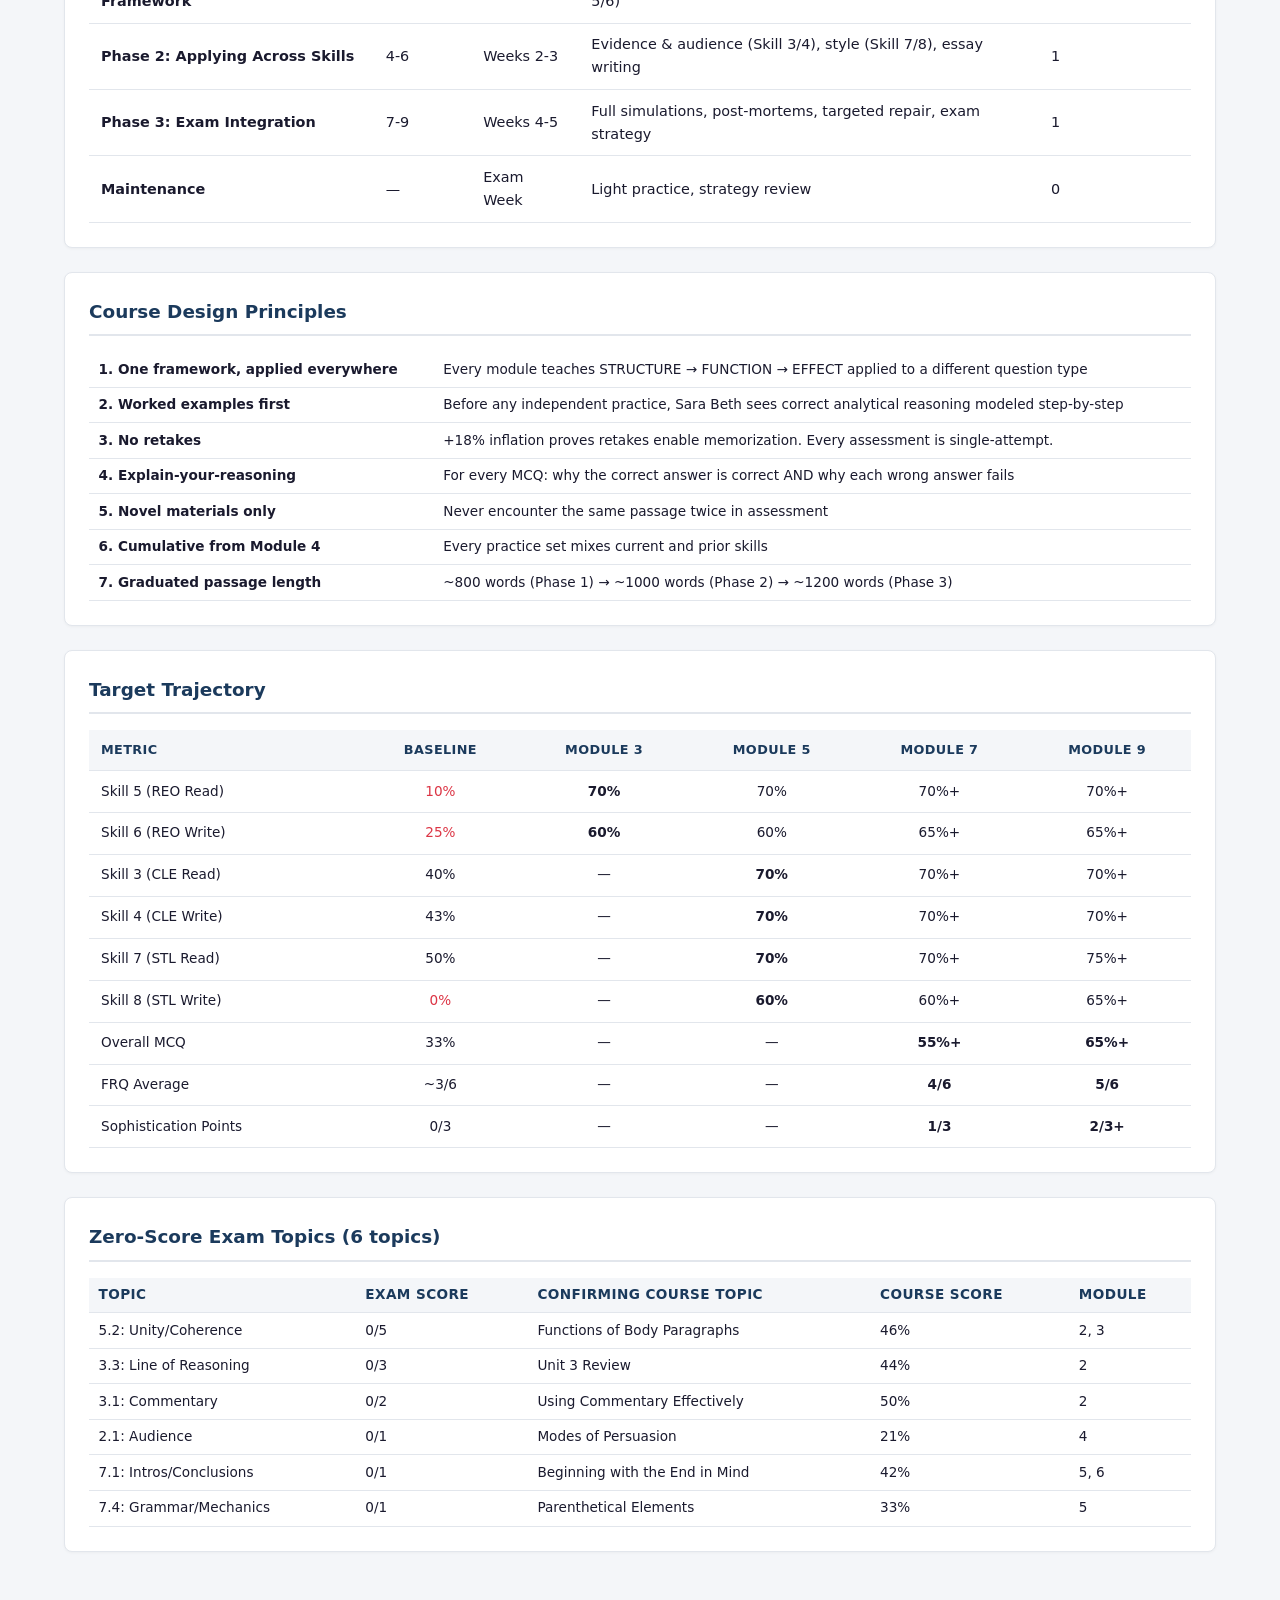
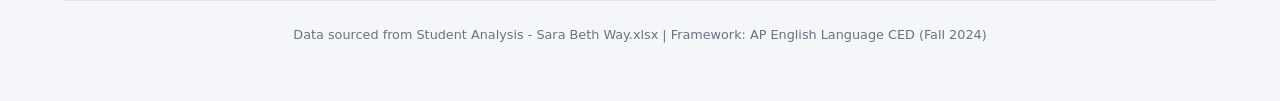
<file: sara-beth.html>
<!DOCTYPE html>
<html lang="en">
<head>
  <meta charset="UTF-8">
  <meta name="viewport" content="width=device-width, initial-scale=1.0">
  <title>Sara Beth Way - AP Lang Dashboard</title>
  <link rel="stylesheet" href="styles.css">
</head>
<body>

<nav class="topnav">
  <div class="topnav-inner">
    <div class="topnav-brand">AP Lang Revision<small>Dashboard</small></div>
    <ul class="topnav-links">
      <li><a href="index.html">Overview</a></li>
      <li><a href="sara-beth.html" class="active">Sara Beth Way <span class="badge badge-remediation">Remediation</span></a></li>
      <li><a href="ella.html">Ella Gremont <span class="badge badge-emergency">Emergency</span></a></li>
      <li><a href="geetesh.html">Geetesh Parelly <span class="badge badge-emergency">Emergency</span></a></li>
      <li><a href="jeremy.html">Jeremy Wang <span class="badge badge-emergency">Emergency</span></a></li>
      <li><a href="mental-models.html">Mental Models <span class="badge badge-remediation">Course</span></a></li>
    </ul>
  </div>
</nav>

<div class="main">

  <div class="page-header">
    <h1>Sara Beth Way</h1>
    <p class="subtitle">Remediation Course | Target: Score 2 &rarr; Score 5 | ~5 weeks active + 1 week maintenance</p>
  </div>

  <!-- Key Metrics -->
  <div class="grid-4" style="margin-bottom:1.5rem;">
    <div class="stat-box">
      <div class="stat-number" style="color:var(--critical)">33%</div>
      <div class="stat-desc">Exam MCQ (15/45)</div>
    </div>
    <div class="stat-box">
      <div class="stat-number">~3/6</div>
      <div class="stat-desc">FRQ Average</div>
    </div>
    <div class="stat-box">
      <div class="stat-number" style="color:var(--critical)">+18%</div>
      <div class="stat-desc">Retake Inflation</div>
    </div>
    <div class="stat-box">
      <div class="stat-number" style="color:var(--critical)">-23 pts</div>
      <div class="stat-desc">Transfer Gap</div>
    </div>
  </div>

  <!-- Remediation Course Link -->
  <div class="remediation-btn-card">
    <div>
      <strong>Remediation Course Available</strong>
      <p>9-module custom course: STRUCTURE &rarr; FUNCTION &rarr; EFFECT framework applied across all skill clusters. ~5 weeks active + 1 week maintenance.</p>
    </div>
    <a href="sara-beth-remediation.html" class="remediation-btn remediation-btn-primary">View Remediation Course</a>
  </div>

  <!-- Root Cause + Diagnostic -->
  <div class="grid-2">
    <div class="card">
      <h2>Root Cause</h2>
      <div class="root-cause">
        Sara Beth can label rhetorical elements but cannot trace how an author builds, organizes, or deploys an argument &mdash; the single analytical skill the AP exam tests across all 8 skills and all 3 essay types.
      </div>
      <p style="font-size:0.9rem; margin-top:0.75rem;">
        <strong>Key behavioral pattern:</strong> +18% retake inflation (56% first-attempt &rarr; 74% all-attempts) demonstrates memorization of question-answer pairs, not genuine analytical skill. The -23% course-to-exam drop confirms skills don't transfer to novel passages.
      </p>
    </div>

    <div class="card">
      <h2>Course Performance</h2>
      <div class="stat-row" style="display:flex;justify-content:space-between;padding:0.4rem 0;border-bottom:1px solid var(--border);font-size:0.9rem;">
        <span class="stat-label">Course Completion</span><span class="stat-value">100%</span>
      </div>
      <div class="stat-row" style="display:flex;justify-content:space-between;padding:0.4rem 0;border-bottom:1px solid var(--border);font-size:0.9rem;">
        <span class="stat-label">1st-Attempt Accuracy</span><span class="stat-value">56% (1011/1803)</span>
      </div>
      <div class="stat-row" style="display:flex;justify-content:space-between;padding:0.4rem 0;border-bottom:1px solid var(--border);font-size:0.9rem;">
        <span class="stat-label">All-Attempts Accuracy</span><span class="stat-value">74% (2352/3169)</span>
      </div>
      <div class="stat-row" style="display:flex;justify-content:space-between;padding:0.4rem 0;font-size:0.9rem;">
        <span class="stat-label">Retake Inflation</span><span class="stat-value" style="color:var(--critical)">+18%</span>
      </div>
      <h3 style="margin-top:1rem;">Weakest Course Topics</h3>
      <table class="table-sm">
        <tr><td>Modes of Persuasion</td><td style="color:var(--critical)">21%</td></tr>
        <tr><td>Source Materials</td><td style="color:var(--critical)">25%</td></tr>
        <tr><td>Diction &amp; Syntax</td><td style="color:var(--critical)">31%</td></tr>
        <tr><td>Parenthetical Elements</td><td style="color:var(--critical)">33%</td></tr>
        <tr><td>Source Integration</td><td style="color:var(--weak)">37%</td></tr>
      </table>
    </div>
  </div>

  <!-- Exam Skill Profile -->
  <div class="card">
    <h2>Exam Skill Profile</h2>
    <div class="grid-2">
      <div>
        <div class="skill-bar-group">
          <div class="skill-bar-label"><span class="skill-name">Skill 1: Rhet Situation (Read)</span><span class="skill-score">3/5 (60%)</span></div>
          <div class="skill-bar-track"><div class="skill-bar-fill bar-adequate" style="width:60%">60%</div></div>
        </div>
        <div class="skill-bar-group">
          <div class="skill-bar-label"><span class="skill-name">Skill 2: Rhet Situation (Write)</span><span class="skill-score">1/1 (100%)</span></div>
          <div class="skill-bar-track"><div class="skill-bar-fill bar-strong" style="width:100%">100%</div></div>
        </div>
        <div class="skill-bar-group">
          <div class="skill-bar-label"><span class="skill-name">Skill 3: Claims &amp; Evidence (Read)</span><span class="skill-score">2/5 (40%)</span></div>
          <div class="skill-bar-track"><div class="skill-bar-fill bar-weak" style="width:40%">40%</div></div>
        </div>
        <div class="skill-bar-group">
          <div class="skill-bar-label"><span class="skill-name">Skill 4: Claims &amp; Evidence (Write)</span><span class="skill-score">3/7 (43%)</span></div>
          <div class="skill-bar-track"><div class="skill-bar-fill bar-weak" style="width:43%">43%</div></div>
        </div>
      </div>
      <div>
        <div class="skill-bar-group">
          <div class="skill-bar-label"><span class="skill-name">Skill 5: Reasoning &amp; Org (Read)</span><span class="skill-score">1/10 (10%)</span></div>
          <div class="skill-bar-track"><div class="skill-bar-fill bar-critical" style="width:10%"></div></div>
        </div>
        <div class="skill-bar-group">
          <div class="skill-bar-label"><span class="skill-name">Skill 6: Reasoning &amp; Org (Write)</span><span class="skill-score">2/8 (25%)</span></div>
          <div class="skill-bar-track"><div class="skill-bar-fill bar-critical" style="width:25%">25%</div></div>
        </div>
        <div class="skill-bar-group">
          <div class="skill-bar-label"><span class="skill-name">Skill 7: Style (Read)</span><span class="skill-score">3/6 (50%)</span></div>
          <div class="skill-bar-track"><div class="skill-bar-fill bar-adequate" style="width:50%">50%</div></div>
        </div>
        <div class="skill-bar-group">
          <div class="skill-bar-label"><span class="skill-name">Skill 8: Style (Write)</span><span class="skill-score">0/3 (0%)</span></div>
          <div class="skill-bar-track"><div class="skill-bar-fill bar-critical" style="width:2%"></div></div>
        </div>
      </div>
    </div>
  </div>

  <!-- Plan Overview -->
  <div class="card">
    <h2>Remediation Course: 9 Modules in 3 Phases</h2>
    <p style="font-size:0.9rem; margin-bottom:1rem;">
      Unlike the Emergency plans for the other three students, Sara Beth requires a ground-up custom course that teaches the analytical framework from scratch. The course uses a single repeating pattern: <strong>STRUCTURE &rarr; FUNCTION &rarr; EFFECT</strong>, applied across all skill clusters.
    </p>
    <table>
      <thead>
        <tr><th>Phase</th><th>Modules</th><th>Duration</th><th>Focus</th><th>Coaching Calls</th></tr>
      </thead>
      <tbody>
        <tr>
          <td><strong>Phase 1: Building the Framework</strong></td>
          <td>1-3</td>
          <td>Week 1</td>
          <td>Diagnostic, argument mapping, paragraph functions (Skill 5/6)</td>
          <td>1</td>
        </tr>
        <tr>
          <td><strong>Phase 2: Applying Across Skills</strong></td>
          <td>4-6</td>
          <td>Weeks 2-3</td>
          <td>Evidence &amp; audience (Skill 3/4), style (Skill 7/8), essay writing</td>
          <td>1</td>
        </tr>
        <tr>
          <td><strong>Phase 3: Exam Integration</strong></td>
          <td>7-9</td>
          <td>Weeks 4-5</td>
          <td>Full simulations, post-mortems, targeted repair, exam strategy</td>
          <td>1</td>
        </tr>
        <tr>
          <td><strong>Maintenance</strong></td>
          <td>&mdash;</td>
          <td>Exam Week</td>
          <td>Light practice, strategy review</td>
          <td>0</td>
        </tr>
      </tbody>
    </table>
  </div>

  <!-- Design Principles -->
  <div class="card">
    <h2>Course Design Principles</h2>
    <table class="table-sm">
      <tr><td><strong>1. One framework, applied everywhere</strong></td><td>Every module teaches STRUCTURE &rarr; FUNCTION &rarr; EFFECT applied to a different question type</td></tr>
      <tr><td><strong>2. Worked examples first</strong></td><td>Before any independent practice, Sara Beth sees correct analytical reasoning modeled step-by-step</td></tr>
      <tr><td><strong>3. No retakes</strong></td><td>+18% inflation proves retakes enable memorization. Every assessment is single-attempt.</td></tr>
      <tr><td><strong>4. Explain-your-reasoning</strong></td><td>For every MCQ: why the correct answer is correct AND why each wrong answer fails</td></tr>
      <tr><td><strong>5. Novel materials only</strong></td><td>Never encounter the same passage twice in assessment</td></tr>
      <tr><td><strong>6. Cumulative from Module 4</strong></td><td>Every practice set mixes current and prior skills</td></tr>
      <tr><td><strong>7. Graduated passage length</strong></td><td>~800 words (Phase 1) &rarr; ~1000 words (Phase 2) &rarr; ~1200 words (Phase 3)</td></tr>
    </table>
  </div>

  <!-- Target Trajectory -->
  <div class="card">
    <h2>Target Trajectory</h2>
    <table class="trajectory-table">
      <thead>
        <tr><th>Metric</th><th>Baseline</th><th>Module 3</th><th>Module 5</th><th>Module 7</th><th>Module 9</th></tr>
      </thead>
      <tbody>
        <tr><td>Skill 5 (REO Read)</td><td style="color:var(--critical)">10%</td><td><strong>70%</strong></td><td>70%</td><td>70%+</td><td>70%+</td></tr>
        <tr><td>Skill 6 (REO Write)</td><td style="color:var(--critical)">25%</td><td><strong>60%</strong></td><td>60%</td><td>65%+</td><td>65%+</td></tr>
        <tr><td>Skill 3 (CLE Read)</td><td>40%</td><td>&mdash;</td><td><strong>70%</strong></td><td>70%+</td><td>70%+</td></tr>
        <tr><td>Skill 4 (CLE Write)</td><td>43%</td><td>&mdash;</td><td><strong>70%</strong></td><td>70%+</td><td>70%+</td></tr>
        <tr><td>Skill 7 (STL Read)</td><td>50%</td><td>&mdash;</td><td><strong>70%</strong></td><td>70%+</td><td>75%+</td></tr>
        <tr><td>Skill 8 (STL Write)</td><td style="color:var(--critical)">0%</td><td>&mdash;</td><td><strong>60%</strong></td><td>60%+</td><td>65%+</td></tr>
        <tr><td>Overall MCQ</td><td>33%</td><td>&mdash;</td><td>&mdash;</td><td><strong>55%+</strong></td><td><strong>65%+</strong></td></tr>
        <tr><td>FRQ Average</td><td>~3/6</td><td>&mdash;</td><td>&mdash;</td><td><strong>4/6</strong></td><td><strong>5/6</strong></td></tr>
        <tr><td>Sophistication Points</td><td>0/3</td><td>&mdash;</td><td>&mdash;</td><td><strong>1/3</strong></td><td><strong>2/3+</strong></td></tr>
      </tbody>
    </table>
  </div>

  <!-- Zero-Score Topics -->
  <div class="card">
    <h2>Zero-Score Exam Topics (6 topics)</h2>
    <table class="table-sm">
      <thead><tr><th>Topic</th><th>Exam Score</th><th>Confirming Course Topic</th><th>Course Score</th><th>Module</th></tr></thead>
      <tbody>
        <tr><td>5.2: Unity/Coherence</td><td>0/5</td><td>Functions of Body Paragraphs</td><td>46%</td><td>2, 3</td></tr>
        <tr><td>3.3: Line of Reasoning</td><td>0/3</td><td>Unit 3 Review</td><td>44%</td><td>2</td></tr>
        <tr><td>3.1: Commentary</td><td>0/2</td><td>Using Commentary Effectively</td><td>50%</td><td>2</td></tr>
        <tr><td>2.1: Audience</td><td>0/1</td><td>Modes of Persuasion</td><td>21%</td><td>4</td></tr>
        <tr><td>7.1: Intros/Conclusions</td><td>0/1</td><td>Beginning with the End in Mind</td><td>42%</td><td>5, 6</td></tr>
        <tr><td>7.4: Grammar/Mechanics</td><td>0/1</td><td>Parenthetical Elements</td><td>33%</td><td>5</td></tr>
      </tbody>
    </table>
  </div>

  <div class="footer">
    Data sourced from Student Analysis - Sara Beth Way.xlsx | Framework: AP English Language CED (Fall 2024)
  </div>

</div>
</body>
</html>
</file>
<file: styles.css>
/* AP Lang Revision Dashboard — Shared Styles */

:root {
  --navy: #1b3a5c;
  --navy-light: #2a5580;
  --navy-dark: #0f2440;
  --accent: #e8913a;
  --accent-light: #f5c882;
  --bg: #f4f6f9;
  --card-bg: #ffffff;
  --text: #1a1a2e;
  --text-muted: #6b7280;
  --border: #e2e6ec;
  --emergency: #dc3545;
  --emergency-bg: #fdf0f0;
  --maintenance: #28a745;
  --maintenance-bg: #f0fdf4;
  --critical: #dc3545;
  --weak: #e8913a;
  --adequate: #ffc107;
  --strong: #28a745;
}

* { margin: 0; padding: 0; box-sizing: border-box; }

body {
  font-family: 'Segoe UI', system-ui, -apple-system, sans-serif;
  background: var(--bg);
  color: var(--text);
  line-height: 1.6;
}

/* Top Navigation */
.topnav {
  background: var(--navy);
  color: white;
  padding: 0;
  position: sticky;
  top: 0;
  z-index: 100;
  box-shadow: 0 2px 8px rgba(0,0,0,0.15);
}
.topnav-inner {
  max-width: 1200px;
  margin: 0 auto;
  display: flex;
  align-items: center;
  gap: 0;
}
.topnav-brand {
  padding: 1rem 1.5rem;
  font-weight: 700;
  font-size: 1.1rem;
  white-space: nowrap;
  border-right: 1px solid rgba(255,255,255,0.15);
}
.topnav-brand small {
  display: block;
  font-weight: 400;
  font-size: 0.75rem;
  opacity: 0.7;
}
.topnav-links {
  display: flex;
  list-style: none;
  gap: 0;
  overflow-x: auto;
}
.topnav-links a {
  color: rgba(255,255,255,0.8);
  text-decoration: none;
  padding: 1.15rem 1.25rem;
  display: block;
  font-size: 0.9rem;
  white-space: nowrap;
  transition: background 0.15s, color 0.15s;
  border-bottom: 3px solid transparent;
}
.topnav-links a:hover {
  background: rgba(255,255,255,0.08);
  color: white;
}
.topnav-links a.active {
  color: white;
  border-bottom-color: var(--accent);
  background: rgba(255,255,255,0.05);
}
.topnav-links .badge {
  font-size: 0.65rem;
  padding: 0.15em 0.5em;
  border-radius: 3px;
  margin-left: 0.4em;
  vertical-align: middle;
  font-weight: 600;
  text-transform: uppercase;
  letter-spacing: 0.03em;
}
.badge-emergency { background: var(--emergency); color: white; }
.badge-remediation { background: #6f42c1; color: white; }
.badge-maintenance { background: var(--maintenance); color: white; }

/* Main Content */
.main { max-width: 1200px; margin: 0 auto; padding: 2rem 1.5rem; }

/* Page Header */
.page-header {
  margin-bottom: 2rem;
}
.page-header h1 {
  font-size: 1.8rem;
  color: var(--navy);
  margin-bottom: 0.25rem;
}
.page-header .subtitle {
  color: var(--text-muted);
  font-size: 1rem;
}

/* Cards */
.card {
  background: var(--card-bg);
  border: 1px solid var(--border);
  border-radius: 8px;
  padding: 1.5rem;
  margin-bottom: 1.5rem;
  box-shadow: 0 1px 3px rgba(0,0,0,0.04);
}
.card h2 {
  font-size: 1.15rem;
  color: var(--navy);
  margin-bottom: 1rem;
  padding-bottom: 0.5rem;
  border-bottom: 2px solid var(--border);
}
.card h3 {
  font-size: 1rem;
  color: var(--navy-light);
  margin: 1.25rem 0 0.75rem;
}

/* Grid Layouts */
.grid-2 { display: grid; grid-template-columns: 1fr 1fr; gap: 1.5rem; }
.grid-3 { display: grid; grid-template-columns: 1fr 1fr 1fr; gap: 1.5rem; }
.grid-4 { display: grid; grid-template-columns: repeat(4, 1fr); gap: 1.5rem; }

/* Student Overview Cards (index page) */
.student-card {
  background: var(--card-bg);
  border: 1px solid var(--border);
  border-radius: 8px;
  overflow: hidden;
  box-shadow: 0 1px 3px rgba(0,0,0,0.04);
  transition: box-shadow 0.15s;
  text-decoration: none;
  color: inherit;
  display: block;
}
.student-card:hover {
  box-shadow: 0 4px 12px rgba(0,0,0,0.1);
}
.student-card-header {
  background: var(--navy);
  color: white;
  padding: 1rem 1.25rem;
  display: flex;
  justify-content: space-between;
  align-items: center;
}
.student-card-header h3 {
  color: white;
  margin: 0;
  font-size: 1.1rem;
}
.student-card-body {
  padding: 1.25rem;
}
.student-card-body .stat-row {
  display: flex;
  justify-content: space-between;
  padding: 0.4rem 0;
  border-bottom: 1px solid var(--border);
  font-size: 0.9rem;
}
.student-card-body .stat-row:last-child { border-bottom: none; }
.stat-label { color: var(--text-muted); }
.stat-value { font-weight: 600; }

/* Stat Boxes */
.stat-box {
  background: var(--bg);
  border-radius: 6px;
  padding: 1rem 1.25rem;
  text-align: center;
}
.stat-box .stat-number {
  font-size: 2rem;
  font-weight: 700;
  color: var(--navy);
  line-height: 1.2;
}
.stat-box .stat-desc {
  font-size: 0.8rem;
  color: var(--text-muted);
  margin-top: 0.25rem;
}

/* Skill Bars */
.skill-bar-group { margin-bottom: 0.75rem; }
.skill-bar-label {
  display: flex;
  justify-content: space-between;
  font-size: 0.85rem;
  margin-bottom: 0.25rem;
}
.skill-bar-label .skill-name { font-weight: 500; }
.skill-bar-label .skill-score { color: var(--text-muted); }
.skill-bar-track {
  height: 22px;
  background: #e9ecef;
  border-radius: 4px;
  overflow: hidden;
  position: relative;
}
.skill-bar-fill {
  height: 100%;
  border-radius: 4px;
  transition: width 0.6s ease;
  display: flex;
  align-items: center;
  padding-left: 6px;
  font-size: 0.7rem;
  font-weight: 600;
  color: white;
  min-width: 2px;
}
.bar-critical { background: var(--critical); }
.bar-weak { background: var(--weak); }
.bar-adequate { background: var(--adequate); color: var(--text); }
.bar-strong { background: var(--strong); }

/* Tables */
table {
  width: 100%;
  border-collapse: collapse;
  font-size: 0.9rem;
}
th, td {
  padding: 0.6rem 0.75rem;
  text-align: left;
  border-bottom: 1px solid var(--border);
}
th {
  background: var(--bg);
  font-weight: 600;
  color: var(--navy);
  font-size: 0.8rem;
  text-transform: uppercase;
  letter-spacing: 0.03em;
}
tr:hover { background: rgba(0,0,0,0.015); }
.table-sm th, .table-sm td { padding: 0.4rem 0.6rem; font-size: 0.85rem; }

/* Status Tags */
.tag {
  display: inline-block;
  padding: 0.2em 0.6em;
  border-radius: 4px;
  font-size: 0.78rem;
  font-weight: 600;
}
.tag-critical { background: #fde8e8; color: var(--critical); }
.tag-weak { background: #fef3e2; color: #b45309; }
.tag-adequate { background: #fefce8; color: #92400e; }
.tag-strong { background: #ecfdf5; color: #065f46; }

/* Week Plan Sections */
.week-section {
  border-left: 4px solid var(--navy-light);
  padding-left: 1.25rem;
  margin-bottom: 1.5rem;
}
.week-section h3 {
  color: var(--navy);
  font-size: 1rem;
  margin-bottom: 0.5rem;
}
.week-section h4 {
  font-size: 0.9rem;
  color: var(--navy-light);
  margin: 0.75rem 0 0.35rem;
}
.week-section ul {
  margin: 0.25rem 0 0.5rem 1.25rem;
  font-size: 0.9rem;
}
.week-section li { margin-bottom: 0.3rem; }

/* Comparison Table */
.comparison-table th:first-child { width: 30%; }
.comparison-table td { text-align: center; }
.comparison-table th:first-child,
.comparison-table td:first-child { text-align: left; }

/* FRQ Table */
.frq-table td:nth-child(2) { font-weight: 600; text-align: center; }

/* Root Cause Block */
.root-cause {
  background: var(--emergency-bg);
  border-left: 4px solid var(--emergency);
  padding: 1rem 1.25rem;
  border-radius: 0 6px 6px 0;
  margin-bottom: 1rem;
  font-size: 0.95rem;
}
.root-cause strong { color: var(--emergency); }

/* Key Finding Block */
.key-finding {
  background: #eff6ff;
  border-left: 4px solid #3b82f6;
  padding: 1rem 1.25rem;
  border-radius: 0 6px 6px 0;
  margin-bottom: 1rem;
  font-size: 0.95rem;
}

/* Trajectory Table */
.trajectory-table th { text-align: center; }
.trajectory-table th:first-child { text-align: left; }
.trajectory-table td { text-align: center; font-size: 0.85rem; }
.trajectory-table td:first-child { text-align: left; font-weight: 500; }

/* Remediation Button */
.remediation-btn {
  display: inline-block;
  padding: 0.75rem 1.5rem;
  border-radius: 6px;
  font-size: 0.95rem;
  font-weight: 600;
  text-decoration: none;
  transition: background 0.15s, box-shadow 0.15s;
  cursor: pointer;
  border: none;
}
.remediation-btn-primary {
  background: #6f42c1;
  color: white;
}
.remediation-btn-primary:hover {
  background: #5a32a3;
  box-shadow: 0 2px 8px rgba(111,66,193,0.3);
}
.remediation-btn-optional {
  background: white;
  color: #6f42c1;
  border: 2px solid #6f42c1;
}
.remediation-btn-optional:hover {
  background: #f3eefa;
  box-shadow: 0 2px 8px rgba(111,66,193,0.15);
}
.remediation-btn-card {
  background: var(--card-bg);
  border: 2px dashed #6f42c1;
  border-radius: 8px;
  padding: 1.25rem 1.5rem;
  margin-bottom: 1.5rem;
  display: flex;
  align-items: center;
  justify-content: space-between;
  gap: 1rem;
}
.remediation-btn-card p {
  font-size: 0.9rem;
  color: var(--text-muted);
  margin: 0;
}
.remediation-btn-card strong {
  color: #6f42c1;
  font-size: 1rem;
}

/* Footer */
.footer {
  margin-top: 3rem;
  padding: 1.5rem;
  text-align: center;
  font-size: 0.8rem;
  color: var(--text-muted);
  border-top: 1px solid var(--border);
}

/* Responsive */
@media (max-width: 900px) {
  .grid-2, .grid-3, .grid-4 { grid-template-columns: 1fr; }
  .topnav-inner { flex-wrap: wrap; }
  .topnav-brand { border-right: none; width: 100%; border-bottom: 1px solid rgba(255,255,255,0.1); }
  .topnav-links { width: 100%; }
}
@media (max-width: 600px) {
  .main { padding: 1rem; }
  .card { padding: 1rem; }
}
</file>
